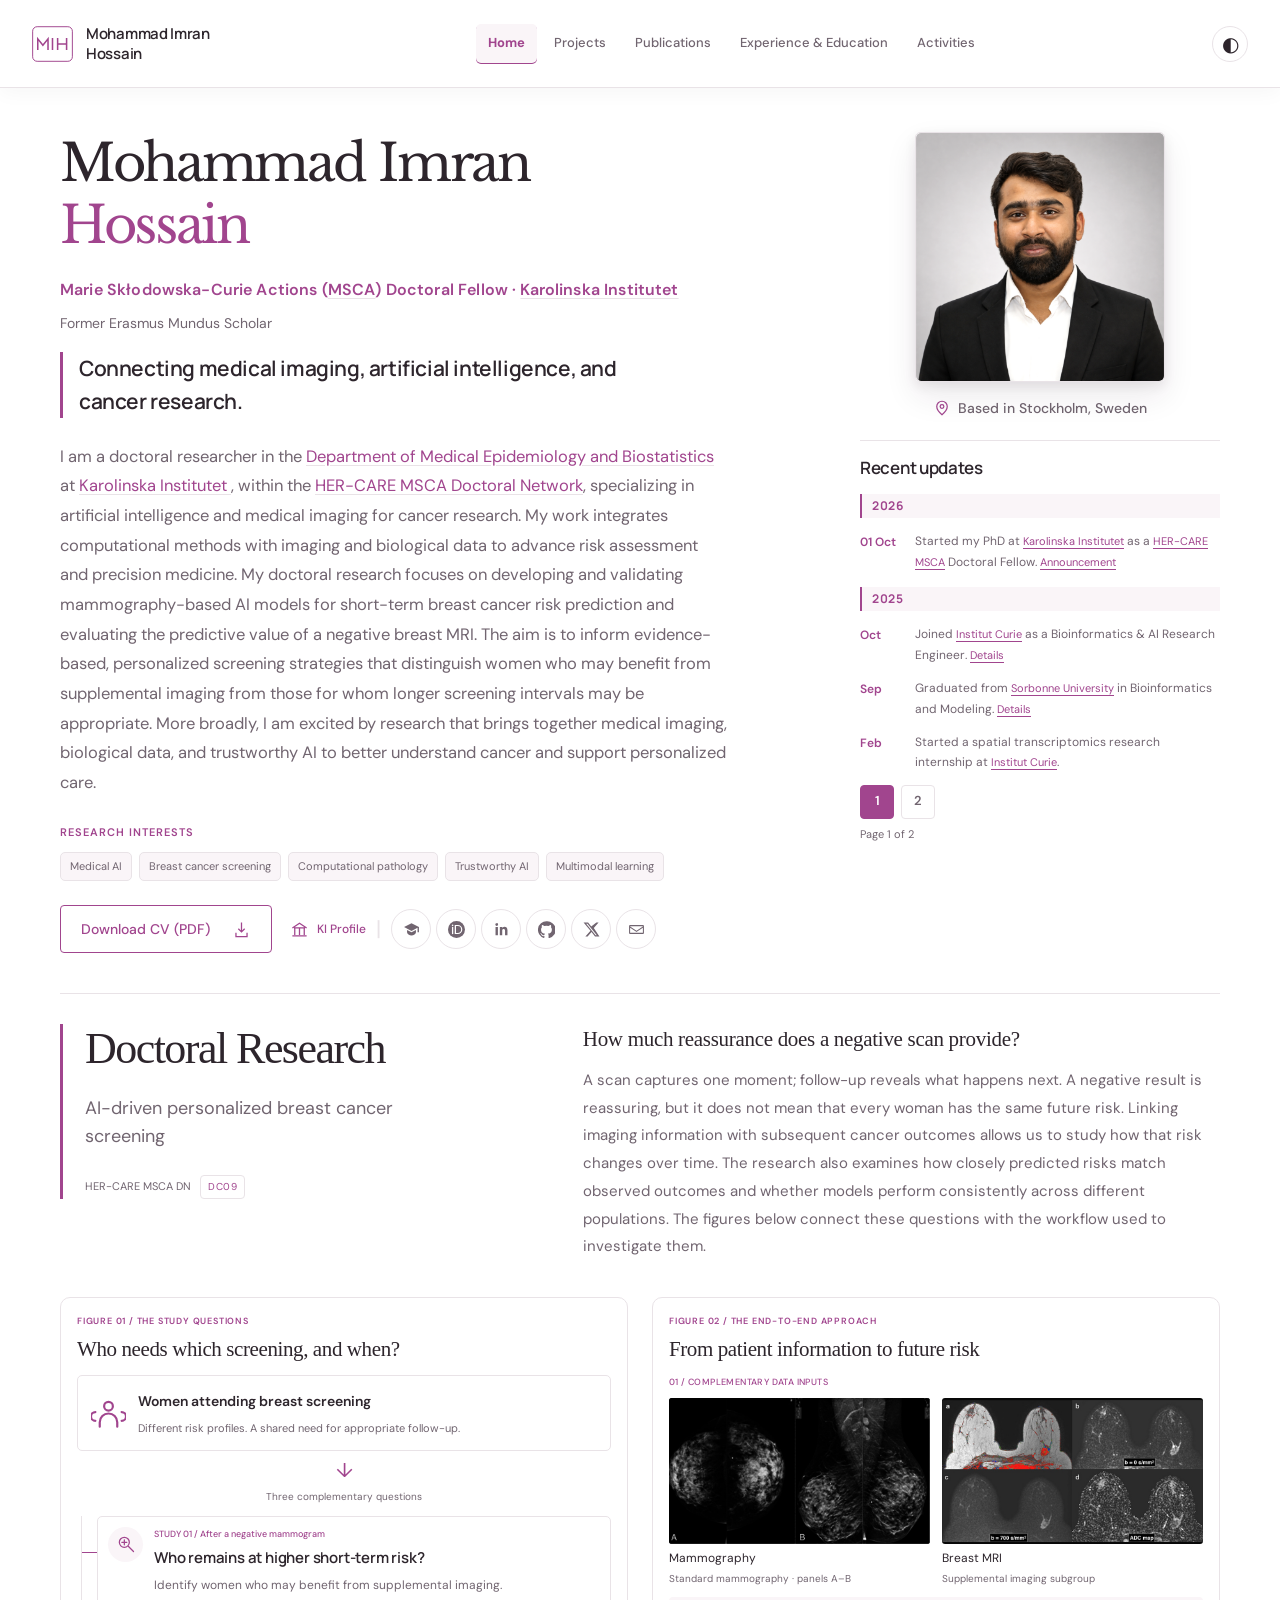
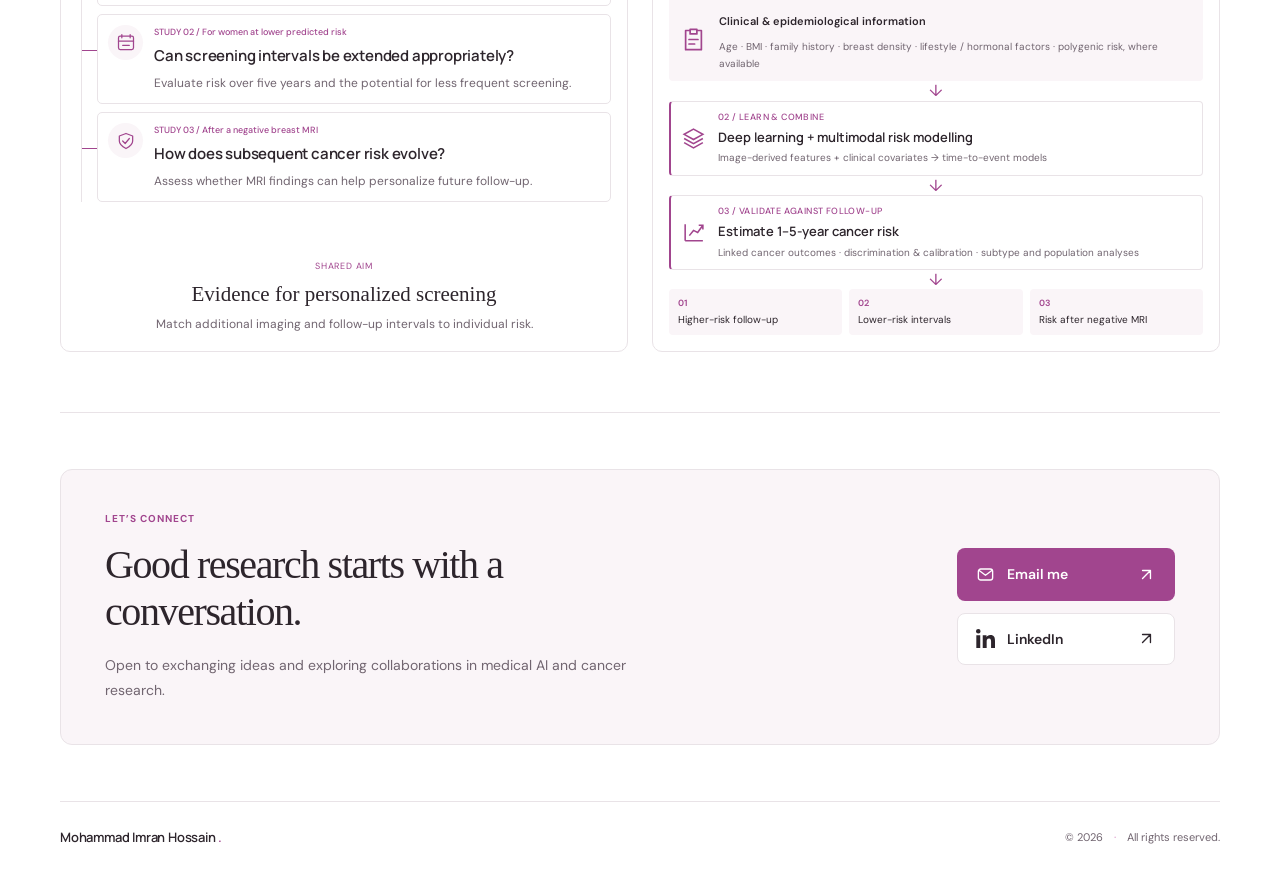
<file: index.html>
<!DOCTYPE html>
<html lang="en">
 <head>
  <meta charset="utf-8"/>
  <meta content="width=device-width, initial-scale=1" name="viewport"/>
  <title>Mohammad Imran Hossain | Medical AI Researcher at Karolinska Institutet</title>
  <meta content="Mohammad Imran Hossain, MSCA Doctoral Fellow at Karolinska Institutet, researches medical AI, breast cancer risk prediction and personalized screening." name="description"/>
  <meta content="Mohammad Imran Hossain" name="author"/>
  <meta content="light dark" name="color-scheme"/>
  <link href="https://imran-maia.github.io/" rel="canonical"/>
  <meta content="Mohammad Imran Hossain | Medical AI Researcher at Karolinska Institutet" property="og:title"/>
  <meta content="Mohammad Imran Hossain, MSCA Doctoral Fellow at Karolinska Institutet, researches medical AI, breast cancer risk prediction and personalized screening." property="og:description"/>
  <meta content="website" property="og:type"/>
  <meta content="https://imran-maia.github.io/images/imran-hossain-headshot.png" property="og:image"/>
  <meta content="summary_large_image" name="twitter:card"/>
  <link href="https://fonts.googleapis.com" rel="preconnect"/>
  <link crossorigin="" href="https://fonts.gstatic.com" rel="preconnect"/>
  <link href="https://fonts.googleapis.com/css2?family=Libre+Baskerville:wght@400;700&amp;family=DM+Sans:wght@400;500;600;700&amp;family=Manrope:wght@400;500;600;700;800&amp;display=swap" rel="stylesheet"/>
  <link href="academic.css" rel="stylesheet"/>
  <script defer="" src="academic.js">
  </script>
  <meta property="og:url" content="https://imran-maia.github.io/"/>
  <meta property="og:site_name" content="Mohammad Imran Hossain"/>
  <meta property="og:locale" content="en_US"/>
  <meta property="og:image:alt" content="Mohammad Imran Hossain ? medical AI researcher"/>
  <meta name="twitter:title" content="Mohammad Imran Hossain | Medical AI Researcher at Karolinska Institutet"/>
  <meta name="twitter:description" content="Mohammad Imran Hossain, MSCA Doctoral Fellow at Karolinska Institutet, researches medical AI, breast cancer risk prediction and personalized screening."/>
  <meta name="twitter:image" content="https://imran-maia.github.io/images/imran-hossain-headshot.png"/>
  <meta name="twitter:image:alt" content="Mohammad Imran Hossain ? medical AI researcher"/>
  <meta name="robots" content="index, follow, max-image-preview:large"/>
  <script type="application/ld+json">
{
  "@context": "https://schema.org",
  "@graph": [
    {
      "@type": "WebSite",
      "@id": "https://imran-maia.github.io/#website",
      "url": "https://imran-maia.github.io/",
      "name": "Mohammad Imran Hossain",
      "publisher": {
        "@id": "https://imran-maia.github.io/#person"
      },
      "inLanguage": "en"
    },
    {
      "@type": "Person",
      "@id": "https://imran-maia.github.io/#person",
      "name": "Mohammad Imran Hossain",
      "givenName": "Mohammad Imran",
      "familyName": "Hossain",
      "url": "https://imran-maia.github.io/",
      "image": "https://imran-maia.github.io/images/imran-hossain-headshot.png",
      "jobTitle": "MSCA Doctoral Fellow",
      "description": "Mohammad Imran Hossain, MSCA Doctoral Fellow at Karolinska Institutet, researches medical AI, breast cancer risk prediction and personalized screening.",
      "worksFor": {
        "@type": "Organization",
        "name": "Karolinska Institutet",
        "url": "https://ki.se/en"
      },
      "affiliation": {
        "@type": "Organization",
        "name": "HER-CARE MSCA Doctoral Network",
        "url": "https://www.her-care.eu/"
      },
      "sameAs": [
        "https://ki.se/en/people/md-imran-hossain",
        "https://orcid.org/0009-0004-2122-1168",
        "https://www.linkedin.com/in/mohammad-imran-hossain-23721812a/",
        "https://scholar.google.com/citations?user=ypmKWxkAAAAJ",
        "https://github.com/imran-maia"
      ],
      "knowsAbout": [
        "Medical artificial intelligence",
        "Breast cancer screening",
        "Computational pathology",
        "Trustworthy AI",
        "Multimodal learning"
      ]
    },
    {
      "@type": "ProfilePage",
      "@id": "https://imran-maia.github.io/#webpage",
      "url": "https://imran-maia.github.io/",
      "name": "Mohammad Imran Hossain | Medical AI Researcher at Karolinska Institutet",
      "description": "Mohammad Imran Hossain, MSCA Doctoral Fellow at Karolinska Institutet, researches medical AI, breast cancer risk prediction and personalized screening.",
      "isPartOf": {
        "@id": "https://imran-maia.github.io/#website"
      },
      "about": {
        "@id": "https://imran-maia.github.io/#person"
      },
      "inLanguage": "en",
      "mainEntity": {
        "@id": "https://imran-maia.github.io/#person"
      }
    }
  ]
}
  </script>
 </head>
 <body>
  <a class="skip-link" href="#main">
   Skip to content
  </a>
  <header class="site-header">
   <a aria-label="Mohammad Imran Hossain home" class="brand" href="/">
    <svg aria-hidden="true" class="brand-monogram" focusable="false" viewBox="0 0 64 56">
     <rect fill="none" height="54" rx="7" stroke="currentColor" stroke-width="1.5" width="62" x="1" y="1">
     </rect>
     <path d="M9 36V20l8 10 8-10v16M32 20v16M40 20v16M54 20v16M40 28h14" fill="none" stroke="currentColor" stroke-linecap="square" stroke-linejoin="miter" stroke-width="2.4">
     </path>
    </svg>
    <span class="brand-name">
     Mohammad Imran Hossain
    </span>
   </a>
   <nav aria-label="Main navigation" id="navigation">
    <a href="/" aria-current="page">Home</a>
    <a href="projects.html">Projects</a>
    <a href="publications.html">Publications</a>
    <a href="education.html">Experience &amp; Education</a>
    <a href="activities.html">Activities</a>
   </nav>
   <div class="header-actions">
    <button aria-label="Switch color theme" class="theme-toggle" type="button">
     ◐
    </button>
    <button aria-controls="navigation" aria-expanded="false" aria-label="Open navigation" class="menu-toggle" type="button">
     Menu
    </button>
   </div>
  </header>
  <main id="main">
   <section class="hero" id="about">
    <div class="hero-copy">
     <h1>
      Mohammad Imran
      <br/>
      <span>
       Hossain
      </span>
     </h1>
     <p class="eyebrow fellowship-label">
      Marie Skłodowska-Curie Actions (<a class="organization-link" href="https://marie-sklodowska-curie-actions.ec.europa.eu/">MSCA</a>) Doctoral Fellow ·
      <a href="https://ki.se/en">
       Karolinska Institutet
      </a>
     </p>
     <p class="former-scholar">Former Erasmus Mundus Scholar</p>
     <p class="hero-statement">
      Connecting medical imaging, artificial intelligence, and cancer research.
     </p>
     <p class="hero-summary">
      I am a doctoral researcher in the <a class="organization-link" href="https://ki.se/en/meb">Department of Medical Epidemiology and Biostatistics</a> at
      <a href="https://ki.se/en">
       Karolinska Institutet
      </a>
      , within the <a href="https://www.her-care.eu/">HER-CARE MSCA Doctoral Network</a>, specializing in artificial intelligence and medical imaging for cancer research. My work integrates computational methods with imaging and biological data to advance risk assessment and precision medicine. My doctoral research focuses on developing and validating mammography-based AI models for short-term breast cancer risk prediction and evaluating the predictive value of a negative breast MRI. The aim is to inform evidence-based, personalized screening strategies that distinguish women who may benefit from supplemental imaging from those for whom longer screening intervals may be appropriate. More broadly, I am excited by research that brings together medical imaging, biological data, and trustworthy AI to better understand cancer and support personalized care.
     </p>
     <div class="hero-interests" aria-labelledby="interests-heading">
      <h2 id="interests-heading">Research interests</h2>
      <ul><li>Medical AI</li><li>Breast cancer screening</li><li>Computational pathology</li><li>Trustworthy AI</li><li>Multimodal learning</li></ul>
     </div>
     <div class="hero-actions">
      <a aria-label="Download curriculum vitae (PDF)" class="button cv-download" download="Mohammad_Imran_Hossain_CV.pdf" href="Mohammad_Imran_Hossain_CV.pdf">
       Download CV (PDF)
       <svg aria-hidden="true" fill="none" stroke="currentColor" stroke-width="1.6" viewBox="0 0 24 24">
        <path d="M12 3v12m-4-4 4 4 4-4M5 16v5h14v-5">
        </path>
       </svg>
      </a>
      <div class="profile-link-row">
       <a aria-label="Karolinska Institutet profile" class="institution-profile" href="https://ki.se/en/people/md-imran-hossain" rel="noopener noreferrer" target="_blank" title="Karolinska Institutet profile">
        <svg aria-hidden="true" fill="none" stroke="currentColor" stroke-width="1.6" viewBox="0 0 24 24">
         <path d="m3 10 9-6 9 6M5 10h14M6 10v9m6-9v9m6-9v9M3 20h18">
         </path>
        </svg>
        KI Profile
       </a>
       <span aria-hidden="true" class="profile-link-divider">
        |
       </span>
       <div aria-label="Academic and professional profiles" class="socials">
        <a aria-label="Google Scholar" href="https://scholar.google.fr/citations?user=ypmKWxkAAAAJ&amp;hl=fr" rel="noreferrer" target="_blank" title="Google Scholar">
         <svg aria-hidden="true" viewBox="0 0 24 24">
          <path d="M12 3 1.5 8.6 12 14l8.55-4.4V16h1.95V8.6L12 3Zm-6.3 9.6V16c0 2.55 3.45 4.5 6.3 4.5s6.3-1.95 6.3-4.5v-3.4L12 16l-6.3-3.4Z">
          </path>
         </svg>
        </a>
        <a aria-label="ORCID" href="https://orcid.org/0009-0004-2122-1168" rel="noopener noreferrer" target="_blank" title="ORCID">
         <svg aria-hidden="true" viewBox="0 0 24 24">
          <circle cx="12" cy="12" fill="currentColor" r="12">
          </circle>
          <g fill="var(--paper)">
           <circle cx="6.5" cy="6.2" r="1.1">
           </circle>
           <path d="M5.6 8.5h1.8v10H5.6z">
           </path>
           <path d="M9.5 5.5h4.2a6.5 6.5 0 0 1 0 13H9.5zm1.8 1.7v9.6h2.4a4.8 4.8 0 0 0 0-9.6z" fill-rule="evenodd">
           </path>
          </g>
         </svg>
        </a>
        <a aria-label="LinkedIn" href="https://www.linkedin.com/in/mohammad-imran-hossain-23721812a/" rel="noreferrer" target="_blank" title="LinkedIn">
         <svg aria-hidden="true" viewBox="0 0 24 24">
          <path d="M6.94 8.5H3.56V20h3.38V8.5ZM5.25 3A1.97 1.97 0 0 0 3.28 5c0 1.08.88 1.94 1.94 1.94H5.25c1.1 0 1.97-.86 1.97-1.94A1.95 1.95 0 0 0 5.25 3ZM20.44 12.95c0-3.34-1.78-4.89-4.16-4.89-1.92 0-2.78 1.06-3.26 1.8V8.5H9.66c.04.9 0 11.5 0 11.5h3.36v-6.42c0-.34.03-.68.12-.93.27-.68.9-1.38 1.95-1.38 1.37 0 1.92 1.04 1.92 2.57V20H20.4l.04-7.05Z">
          </path>
         </svg>
        </a>
        <a aria-label="GitHub" href="https://github.com/imran-maia" rel="noreferrer" target="_blank" title="GitHub">
         <svg aria-hidden="true" viewBox="0 0 24 24">
          <path d="M12 .5a12 12 0 0 0-3.8 23.4c.6.1.82-.26.82-.58v-2.03c-3.34.72-4.04-1.42-4.04-1.42-.55-1.38-1.33-1.74-1.33-1.74-1.08-.73.08-.71.08-.71 1.2.08 1.83 1.22 1.83 1.22 1.05 1.82 2.77 1.3 3.45 1 .11-.77.42-1.3.76-1.6-2.67-.3-5.47-1.32-5.47-5.9 0-1.3.47-2.37 1.22-3.2-.12-.3-.53-1.52.12-3.16 0 0 1-.32 3.3 1.22a11.5 11.5 0 0 1 6 0c2.3-1.54 3.3-1.22 3.3-1.22.65 1.64.24 2.86.12 3.16.76.83 1.22 1.9 1.22 3.2 0 4.6-2.8 5.6-5.48 5.9.43.37.82 1.1.82 2.22v3.3c0 .32.22.7.83.58A12 12 0 0 0 12 .5Z">
          </path>
         </svg>
        </a>
        <a aria-label="X" href="https://twitter.com/imran_hossain23" rel="noreferrer" target="_blank" title="X">
         <svg aria-hidden="true" viewBox="0 0 24 24">
          <path d="M18.9 2H22l-6.77 7.74L23.2 22h-6.25l-4.9-6.4L6.46 22H3.35l7.24-8.27L.8 2h6.4l4.42 5.83L18.9 2Zm-1.1 18h1.73L6.3 3.9H4.45L17.8 20Z">
          </path>
         </svg>
        </a>
        <a aria-label="Email" href="mailto:hossainimran.maia@gmail.com" title="Email">
         <svg aria-hidden="true" viewBox="0 0 24 24">
          <path d="M3 5.5h18A1.5 1.5 0 0 1 22.5 7v10A1.5 1.5 0 0 1 21 18.5H3A1.5 1.5 0 0 1 1.5 17V7A1.5 1.5 0 0 1 3 5.5Zm0 2v.27l9 5.93 9-5.93V7.5H3Zm18 9V9.56l-8.59 5.66a.75.75 0 0 1-.82 0L3 9.56v6.94h18Z">
          </path>
         </svg>
        </a>
       </div>
      </div>
     </div>
    </div>
    <aside aria-label="Profile and recent updates" class="profile-sidebar">
     <figure class="portrait">
      <div class="portrait-frame">
       <img alt="Professional portrait of Mohammad Imran Hossain" fetchpriority="high" height="800" src="images/imran-hossain-headshot.png" width="800"/>
      </div>
      <figcaption>
       <svg aria-hidden="true" class="location-icon" fill="none" stroke="currentColor" stroke-width="1.6" viewBox="0 0 24 24">
        <path d="M19 10c0 5-7 11-7 11S5 15 5 10a7 7 0 1 1 14 0Z">
        </path>
        <circle cx="12" cy="10" r="2.5">
        </circle>
       </svg>
       <span>
        Based in Stockholm, Sweden
       </span>
      </figcaption>
     </figure>
     <section aria-labelledby="updates-heading" class="profile-updates" id="news">
      <div>
       <h2 id="updates-heading">
        Recent updates
       </h2>
      </div>
      <div class="news-items" data-news-items="" id="news-items">
       <div class="news-year-group" data-news-year="2026">
        <h3 class="news-year-bar">
         2026
        </h3>
        <article>
         <time datetime="2026-10-01">
          01 Oct
         </time>
         <p>
          Started my PhD at <a class="organization-link" href="https://ki.se/en">Karolinska Institutet</a> as a <a class="organization-link" href="https://www.her-care.eu/">HER-CARE</a> <a class="organization-link" href="https://marie-sklodowska-curie-actions.ec.europa.eu/">MSCA</a> Doctoral Fellow.
          <a href="https://www.linkedin.com/posts/mohammad-imran-hossain-23721812a_msca-mariecurie-horizoneurope-activity-7496135353922301952--GzF">
           Announcement
          </a>
         </p>
        </article>
       </div>
       <div class="news-year-group" data-news-year="2025">
        <h3 class="news-year-bar">
         2025
        </h3>
        <article>
         <time datetime="2025-10">
          Oct
         </time>
         <p>
          Joined <a class="organization-link" href="https://institut-curie.org/">Institut Curie</a> as a Bioinformatics &amp; AI Research Engineer.
          <a href="https://institut-curie.org/">
           Details
          </a>
         </p>
        </article>
        <article>
         <time datetime="2025-09">
          Sep
         </time>
         <p>
          Graduated from <a class="organization-link" href="https://www.sorbonne-universite.fr/en">Sorbonne University</a> in Bioinformatics and Modeling.
          <a href="https://www.sorbonne-universite.fr/en">
           Details
          </a>
         </p>
        </article>
        <article>
         <time datetime="2025-02">
          Feb
         </time>
         <p>
          Started a spatial transcriptomics research internship at <a class="organization-link" href="https://institut-curie.org/">Institut Curie</a>.
         </p>
        </article>
       </div>
       <div class="news-year-group" data-news-year="2024">
        <h3 class="news-year-bar">
         2024
        </h3>
        <article>
         <time datetime="2024-09">
          Sep
         </time>
         <p>
          Completed the <a class="organization-link" href="https://erasmus-plus.ec.europa.eu/opportunities/individuals/students/erasmus-mundus-joint-masters">Erasmus Mundus</a> Master’s in Medical Imaging and Applications.
         </p>
        </article>
        <article>
         <time datetime="2024-07">
          Jul
         </time>
         <p>
          Placed second in the MAIA Brain Tissue Segmentation Challenge.
         </p>
        </article>
        <article>
         <time datetime="2024-02">
          Feb
         </time>
         <p>
          Started a computational pathology research internship at <a class="organization-link" href="https://www.cnrs.fr/en">CNRS</a>.
         </p>
        </article>
       </div>
      </div>
      <div aria-label="Recent updates pages" class="news-pagination" data-news-pagination="" hidden="" role="group">
      </div>
      <p aria-atomic="true" aria-live="polite" class="news-page-status" data-news-status="">
      </p>
     </section>
    </aside>
   </section>
   <section aria-labelledby="doctoral-heading" class="section research-section research-home-overview" id="research">
    <div class="doctoral-intro">
     <div class="doctoral-heading">
      <h2 id="doctoral-heading">Doctoral Research</h2>
      <p class="doctoral-focus">AI-driven personalized breast cancer screening</p>
      <div class="doctoral-network-actions">
       <p class="doctoral-network"><a href="https://www.her-care.eu/" aria-label="HER-CARE MSCA Doctoral Network">HER-CARE MSCA DN</a><span class="doctoral-position">DC09</span></p>
      </div>
     </div>
     <div class="doctoral-context">
      <p class="doctoral-question">How much reassurance does a negative scan provide?</p>
      <p class="research-home-description">A scan captures one moment; follow-up reveals what happens next. A negative result is reassuring, but it does not mean that every woman has the same future risk. Linking imaging information with subsequent cancer outcomes allows us to study how that risk changes over time. The research also examines how closely predicted risks match observed outcomes and whether models perform consistently across different populations. The figures below connect these questions with the workflow used to investigate them.</p>
     </div>
    </div>
    <div class="research-figure-pair">
     <figure aria-labelledby="research-overview-title" class="study-questions-figure">
      <figcaption id="research-overview-title"><span class="figure-kicker">FIGURE 01 / THE STUDY QUESTIONS</span><strong>Who needs which screening, and when?</strong></figcaption>
      <div class="screening-start"><svg aria-hidden="true" fill="none" stroke="currentColor" stroke-linecap="round" stroke-linejoin="round" stroke-width="1.5" viewBox="0 0 24 24"><circle cx="12" cy="7" r="3"/><path d="M6 21v-3a6 6 0 0 1 12 0v3M3 11a3 3 0 0 0 0 6m18-6a3 3 0 0 1 0 6"/></svg><div><strong>Women attending breast screening</strong><span>Different risk profiles. A shared need for appropriate follow-up.</span></div></div>
      <div class="question-transition"><span aria-hidden="true">&darr;</span><p>Three complementary questions</p></div>
      <div class="study-pathways">
<div class="study-pathway pathway-higher"><span class="study-path-icon"><svg aria-hidden="true" fill="none" stroke="currentColor" stroke-linecap="round" stroke-linejoin="round" stroke-width="1.5" viewBox="0 0 24 24"><circle cx="10" cy="10" r="6"/><path d="m15 15 6 6M10 7v6m-3-3h6"/></svg></span><div><p class="study-context">STUDY 01 / After a negative mammogram</p><h3>Who remains at higher short-term risk?</h3><p>Identify women who may benefit from supplemental imaging.</p></div></div>
<div class="study-pathway pathway-lower"><span class="study-path-icon"><svg aria-hidden="true" fill="none" stroke="currentColor" stroke-linecap="round" stroke-linejoin="round" stroke-width="1.5" viewBox="0 0 24 24"><rect height="16" rx="2" width="18" x="3" y="5"/><path d="M7 3v4m10-4v4M3 11h18m-13 5h8"/></svg></span><div><p class="study-context">STUDY 02 / For women at lower predicted risk</p><h3>Can screening intervals be extended appropriately?</h3><p>Evaluate risk over five years and the potential for less frequent screening.</p></div></div>
<div class="study-pathway pathway-mri"><span class="study-path-icon"><svg aria-hidden="true" fill="none" stroke="currentColor" stroke-linecap="round" stroke-linejoin="round" stroke-width="1.5" viewBox="0 0 24 24"><path d="m12 3 8 3v6c0 5-8 9-8 9s-8-4-8-9V6Z"/><path d="m8 12 3 3 5-6"/></svg></span><div><p class="study-context">STUDY 03 / After a negative breast MRI</p><h3>How does subsequent cancer risk evolve?</h3><p>Assess whether MRI findings can help personalize future follow-up.</p></div></div>
      </div>
      <div class="study-aim"><span>SHARED AIM</span><strong>Evidence for personalized screening</strong><p>Match additional imaging and follow-up intervals to individual risk.</p></div>
     </figure>
     <figure aria-labelledby="compact-pipeline-title" class="end-to-end-figure">
      <figcaption id="compact-pipeline-title"><span class="figure-kicker">FIGURE 02 / THE END-TO-END APPROACH</span><strong>From patient information to future risk</strong></figcaption>
      <div class="study-input-label">01 / COMPLEMENTARY DATA INPUTS</div>
      <div class="study-scan-inputs">
       <figure><a aria-label="View full mammography figure; preview shows panels A and B" class="mammography-ab-preview" href="images/research/mammography-example.jpg" rel="noopener" target="_blank"><img alt="Standard mammography views, panels A and B of the published figure" height="866" loading="lazy" src="images/research/mammography-example.jpg" width="750"/></a><figcaption>Mammography<span>Standard mammography &middot; panels A&ndash;B</span></figcaption></figure>
       <figure><a aria-label="View the full published breast MRI figure" href="images/research/breast-mri-example.jpg" rel="noopener" target="_blank"><img alt="Published example of contrast-enhanced and diffusion-weighted breast MRI" height="408" loading="lazy" src="images/research/breast-mri-example.jpg" width="750"/></a><figcaption>Breast MRI<span>Supplemental imaging subgroup</span></figcaption></figure>
      </div>
      <div class="study-clinical-inputs"><svg aria-hidden="true" fill="none" stroke="currentColor" stroke-linecap="round" stroke-linejoin="round" stroke-width="1.5" viewBox="0 0 24 24"><path d="M8 4H5v17h14V4h-3M9 3h6v4H9ZM8 12h8m-8 4h5"/></svg><div><strong>Clinical &amp; epidemiological information</strong><p>Age &middot; BMI &middot; family history &middot; breast density &middot; lifestyle / hormonal factors &middot; polygenic risk, where available</p></div></div>
      <div aria-hidden="true" class="study-flow-connector">&darr;</div>
      <div class="study-model-stage"><span class="model-stage-icon"><svg aria-hidden="true" fill="none" stroke="currentColor" stroke-width="1.5" viewBox="0 0 24 24"><path d="m12 3 9 5-9 5-9-5Zm-9 9 9 5 9-5M3 16l9 5 9-5"/></svg></span><div><span class="study-input-label">02 / LEARN &amp; COMBINE</span><h3>Deep learning + multimodal risk modelling</h3><p>Image-derived features + clinical covariates &rarr; time-to-event models</p></div></div>
      <div aria-hidden="true" class="study-flow-connector">&darr;</div>
      <div class="study-validation-stage"><span class="model-stage-icon"><svg aria-hidden="true" fill="none" stroke="currentColor" stroke-width="1.5" viewBox="0 0 24 24"><path d="M4 20V4m0 16h17M8 15l4-5 4 2 5-7m-4 0h4v4"/></svg></span><div><span class="study-input-label">03 / VALIDATE AGAINST FOLLOW-UP</span><h3>Estimate 1&ndash;5-year cancer risk</h3><p>Linked cancer outcomes &middot; discrimination &amp; calibration &middot; subtype and population analyses</p></div></div>
      <div aria-hidden="true" class="study-flow-connector">&darr;</div>
      <div class="study-output-labels"><span><b>01</b>Higher-risk follow-up</span><span><b>02</b>Lower-risk intervals</span><span><b>03</b>Risk after negative MRI</span></div>
     </figure>
    </div>
   </section>
   <section aria-labelledby="contact-heading" class="contact contact-panel" id="contact">
    <div class="contact-copy">
     <p class="eyebrow">LET&rsquo;S CONNECT</p>
     <h2 id="contact-heading">Good research starts with a conversation.</h2>
     <p>Open to exchanging ideas and exploring collaborations in medical AI and cancer research.</p>
    </div>
    <div class="contact-actions">
     <a class="button primary contact-button" href="mailto:hossainimran.maia@gmail.com"><svg aria-hidden="true" class="contact-action-icon" viewBox="0 0 24 24" fill="none" stroke="currentColor" stroke-width="1.7" stroke-linecap="round" stroke-linejoin="round"><rect x="3" y="5" width="18" height="14" rx="3"/><path d="m4 7 8 6 8-6"/></svg><span class="contact-button-label">Email me</span><svg aria-hidden="true" class="contact-arrow" viewBox="0 0 24 24" fill="none" stroke="currentColor" stroke-width="1.7" stroke-linecap="round" stroke-linejoin="round"><path d="M7 17 17 7M7 7h10v10"/></svg></a>
     <a class="button contact-button contact-linkedin" href="https://www.linkedin.com/in/mohammad-imran-hossain-23721812a/"><svg aria-hidden="true" class="contact-action-icon" viewBox="0 0 24 24" fill="currentColor"><path d="M5.37 24H.4V7.98h4.97ZM2.88 5.8A2.9 2.9 0 1 1 2.9 0a2.9 2.9 0 0 1-.02 5.8ZM24 24h-4.96v-7.8c0-1.86-.04-4.25-2.59-4.25-2.59 0-2.98 2.02-2.98 4.12V24H8.5V7.98h4.77v2.19h.07c.67-1.26 2.29-2.59 4.7-2.59 5.03 0 5.96 3.31 5.96 7.62Z"/></svg><span class="contact-button-label">LinkedIn</span><svg aria-hidden="true" class="contact-arrow" viewBox="0 0 24 24" fill="none" stroke="currentColor" stroke-width="1.7" stroke-linecap="round" stroke-linejoin="round"><path d="M7 17 17 7M7 7h10v10"/></svg></a>
    </div>
   </section>
  </main>
  <footer class="site-footer">
   <a aria-label="Mohammad Imran Hossain home" class="footer-signature" href="/">Mohammad Imran Hossain<span class="brand-dot">.</span></a>
   <p class="footer-copyright">&copy; 2026 <span aria-hidden="true">&middot;</span> All rights reserved.</p>
  </footer>
 </body>
</html>
</file>
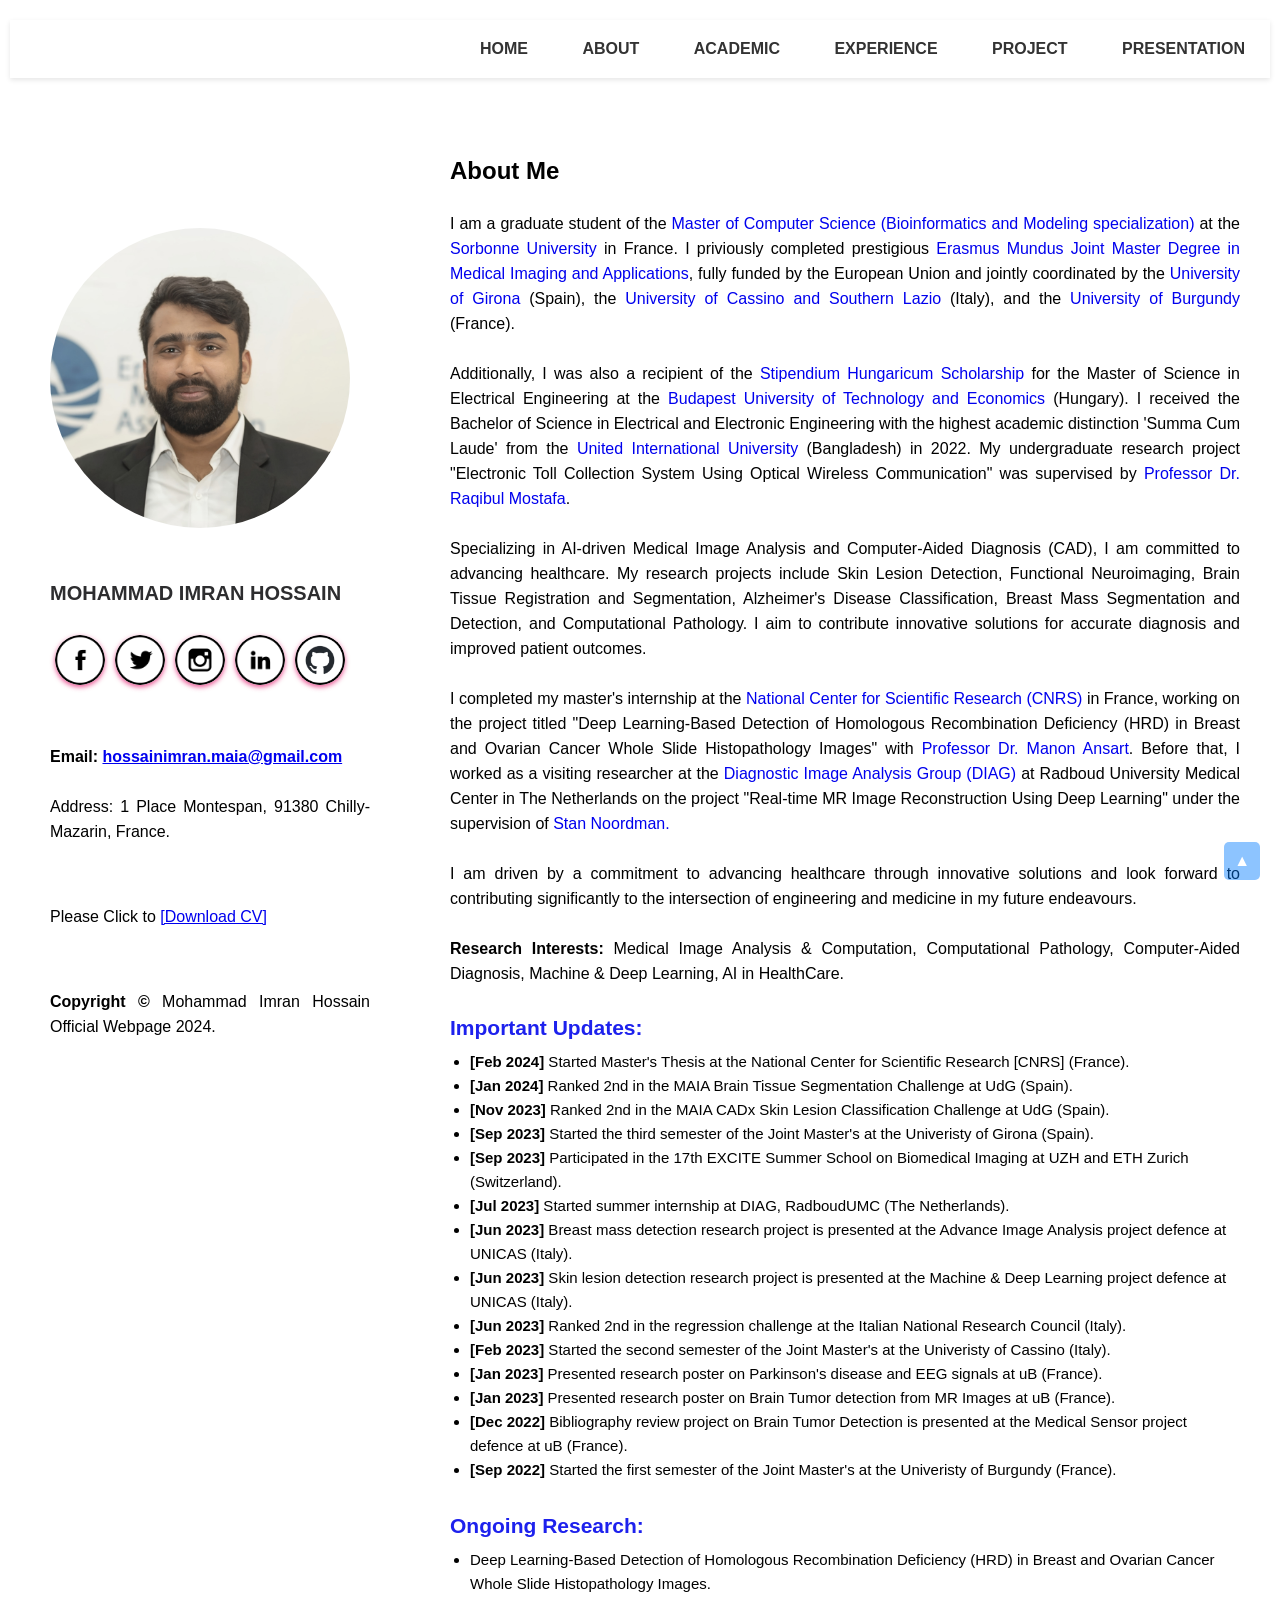
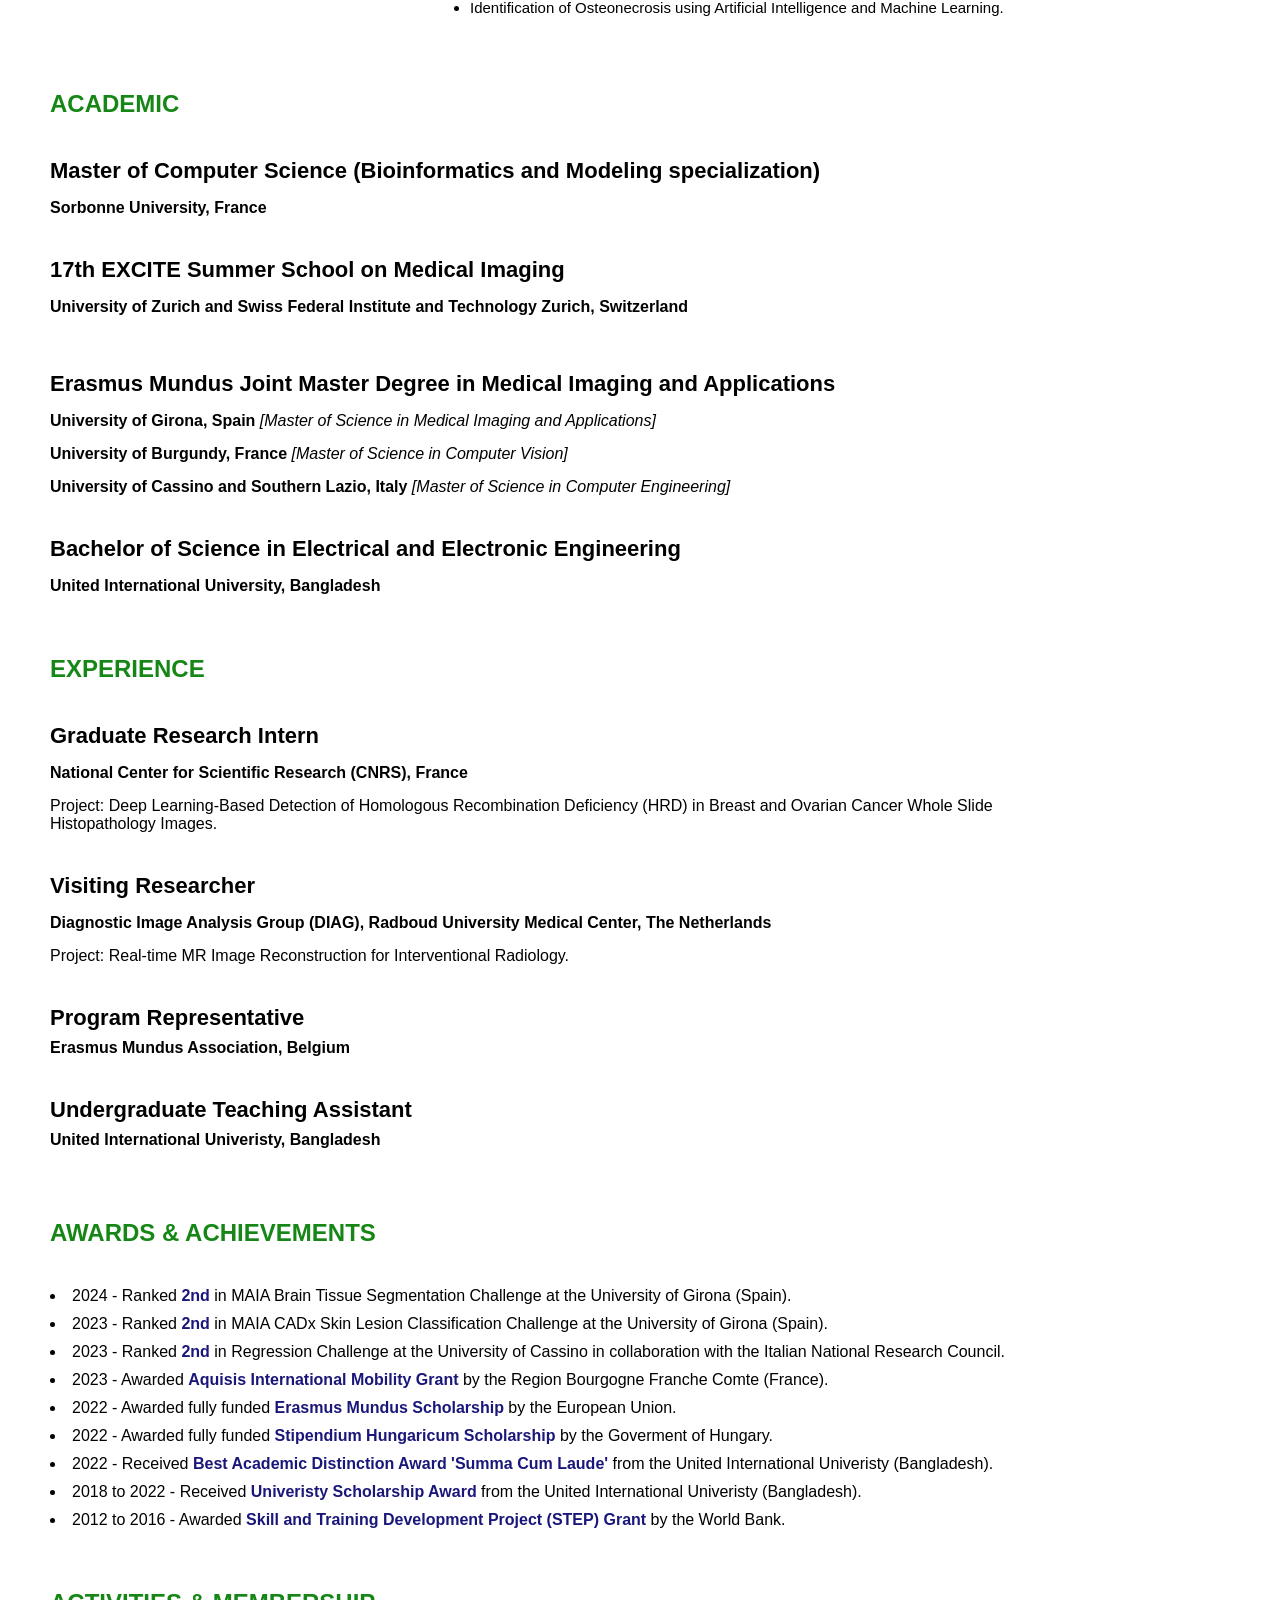
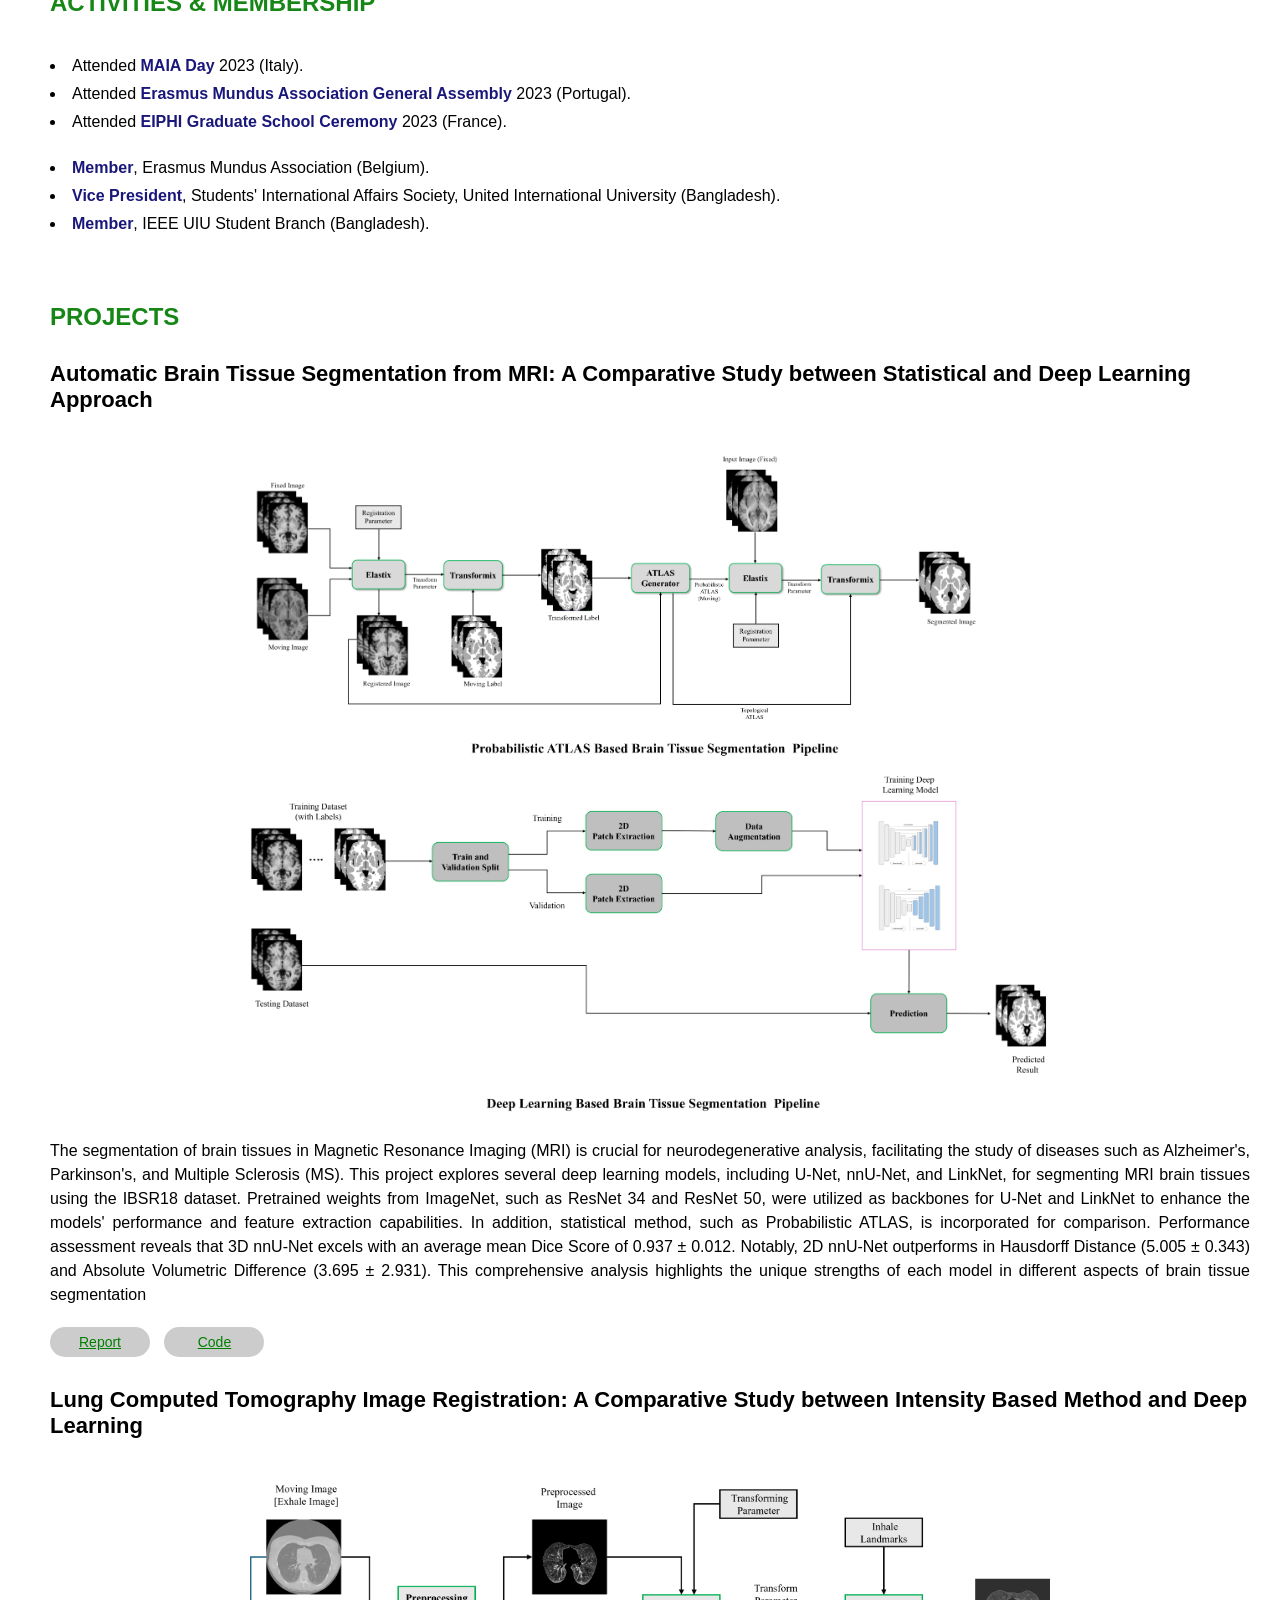
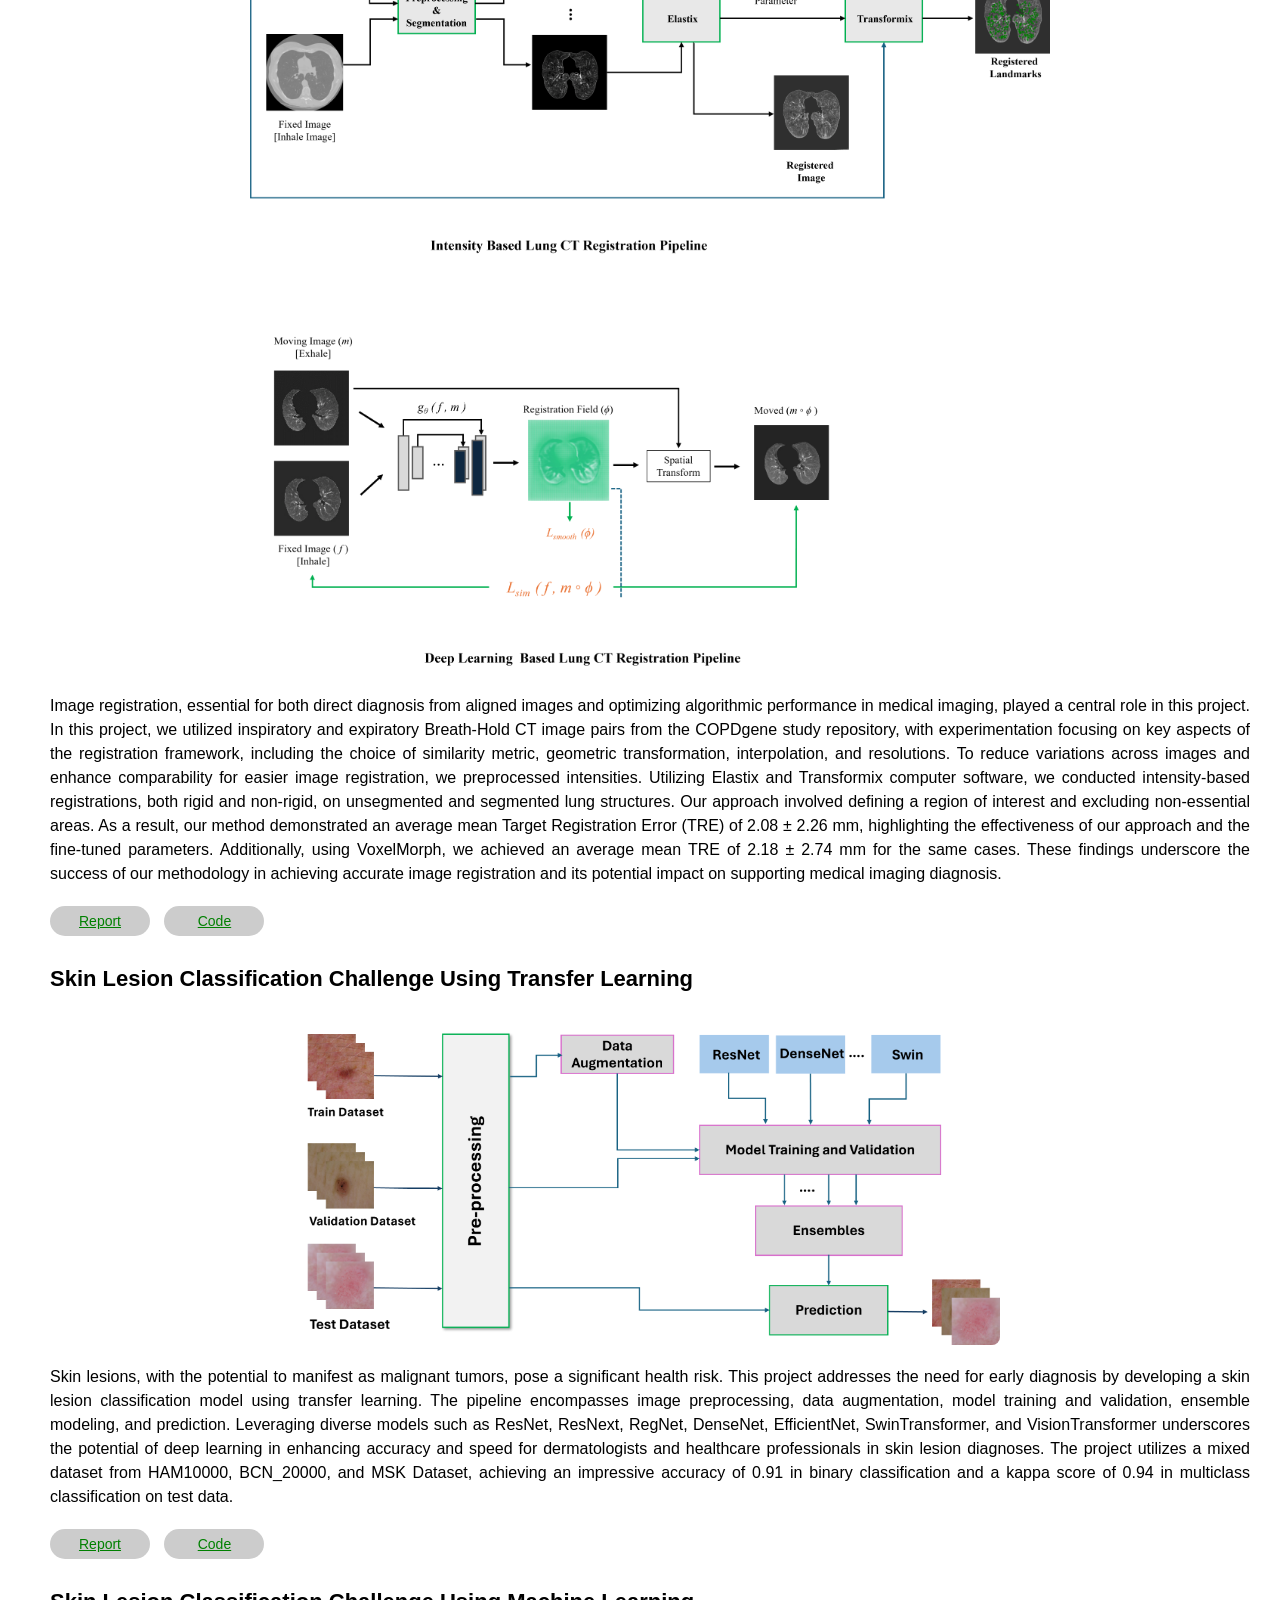
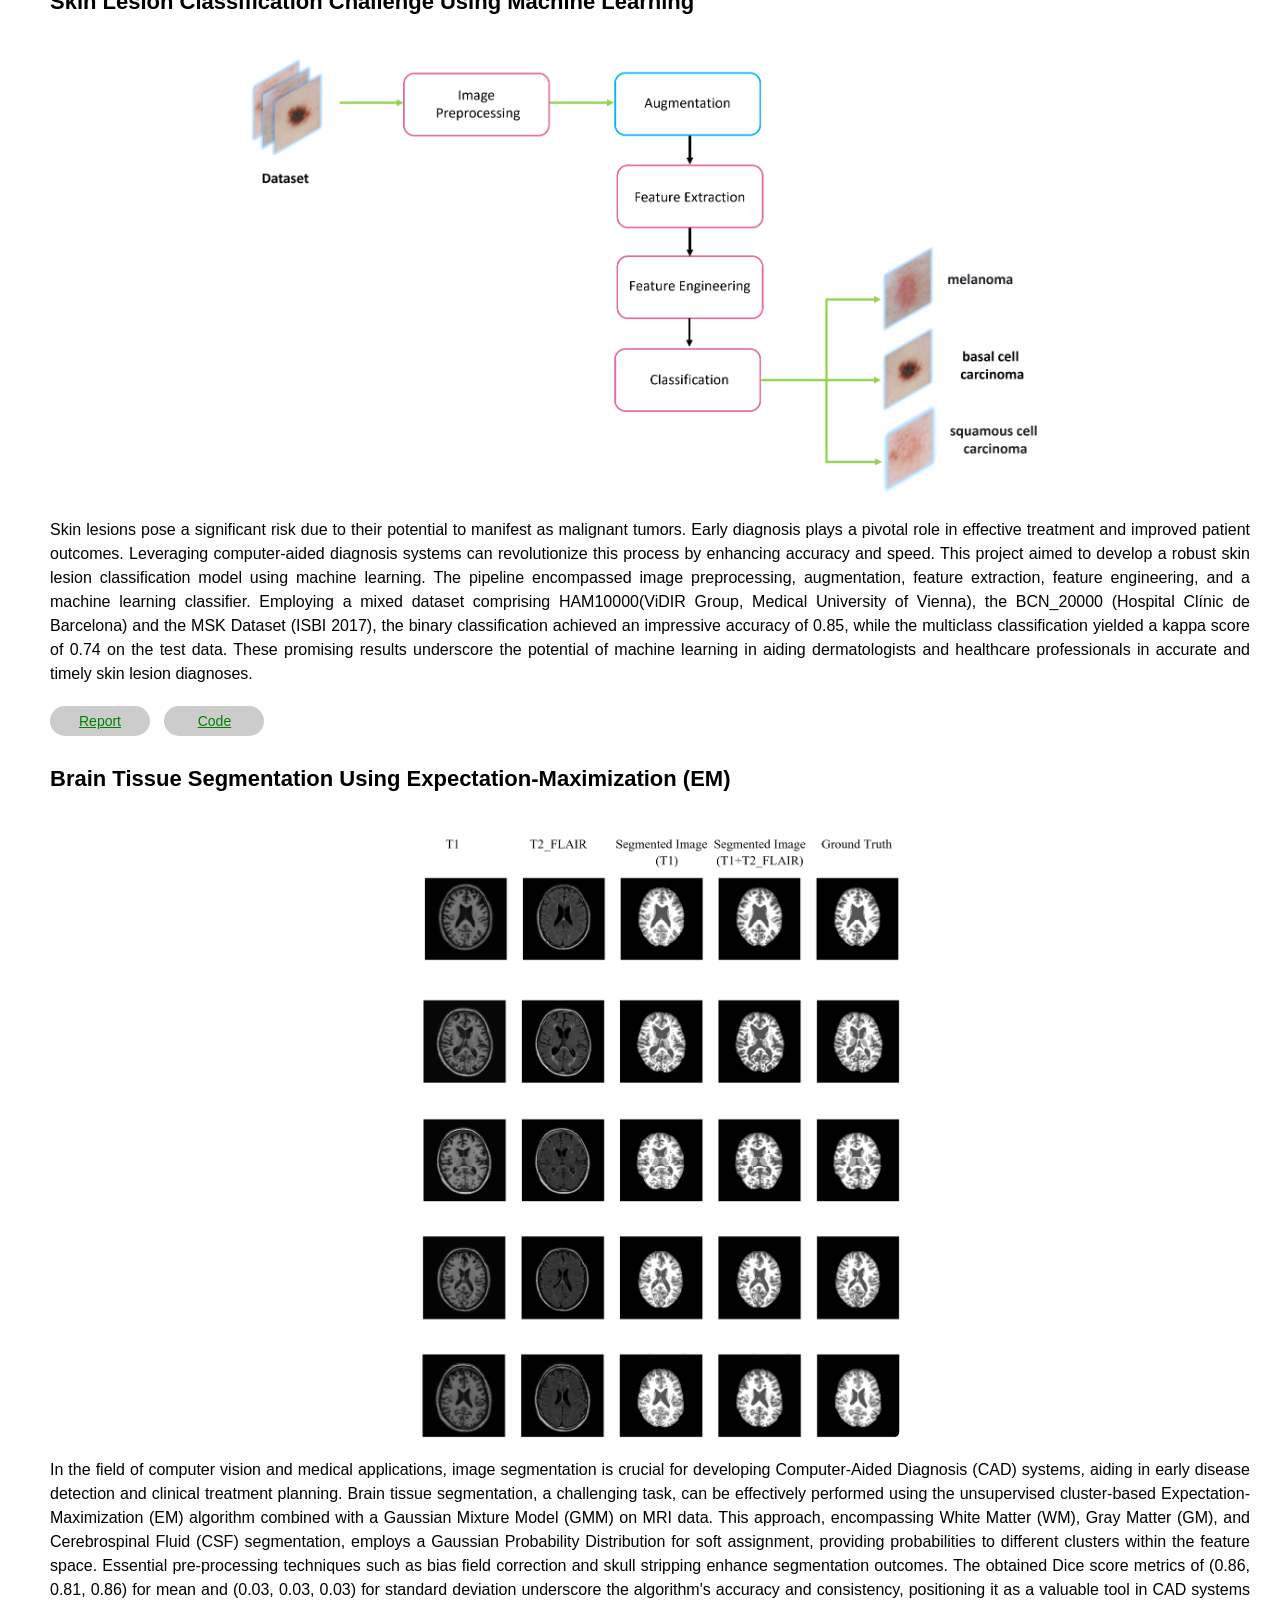
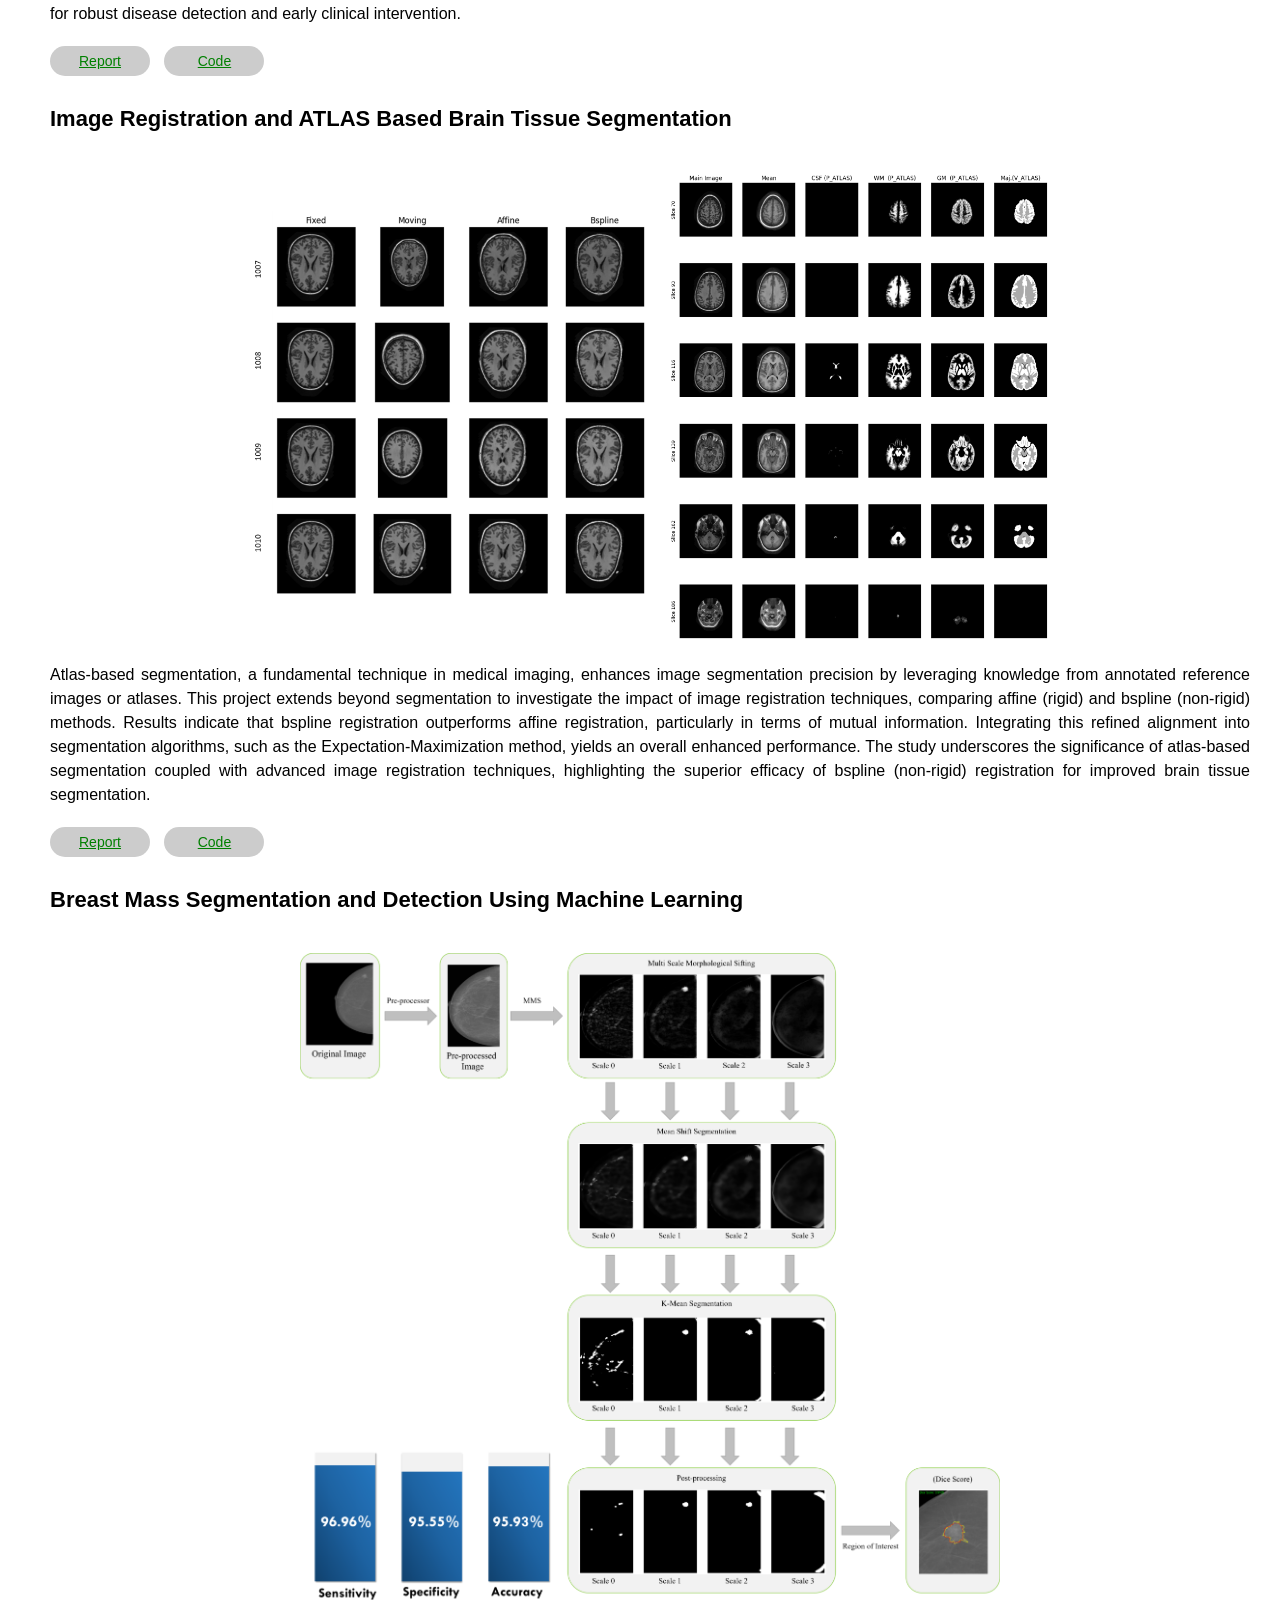
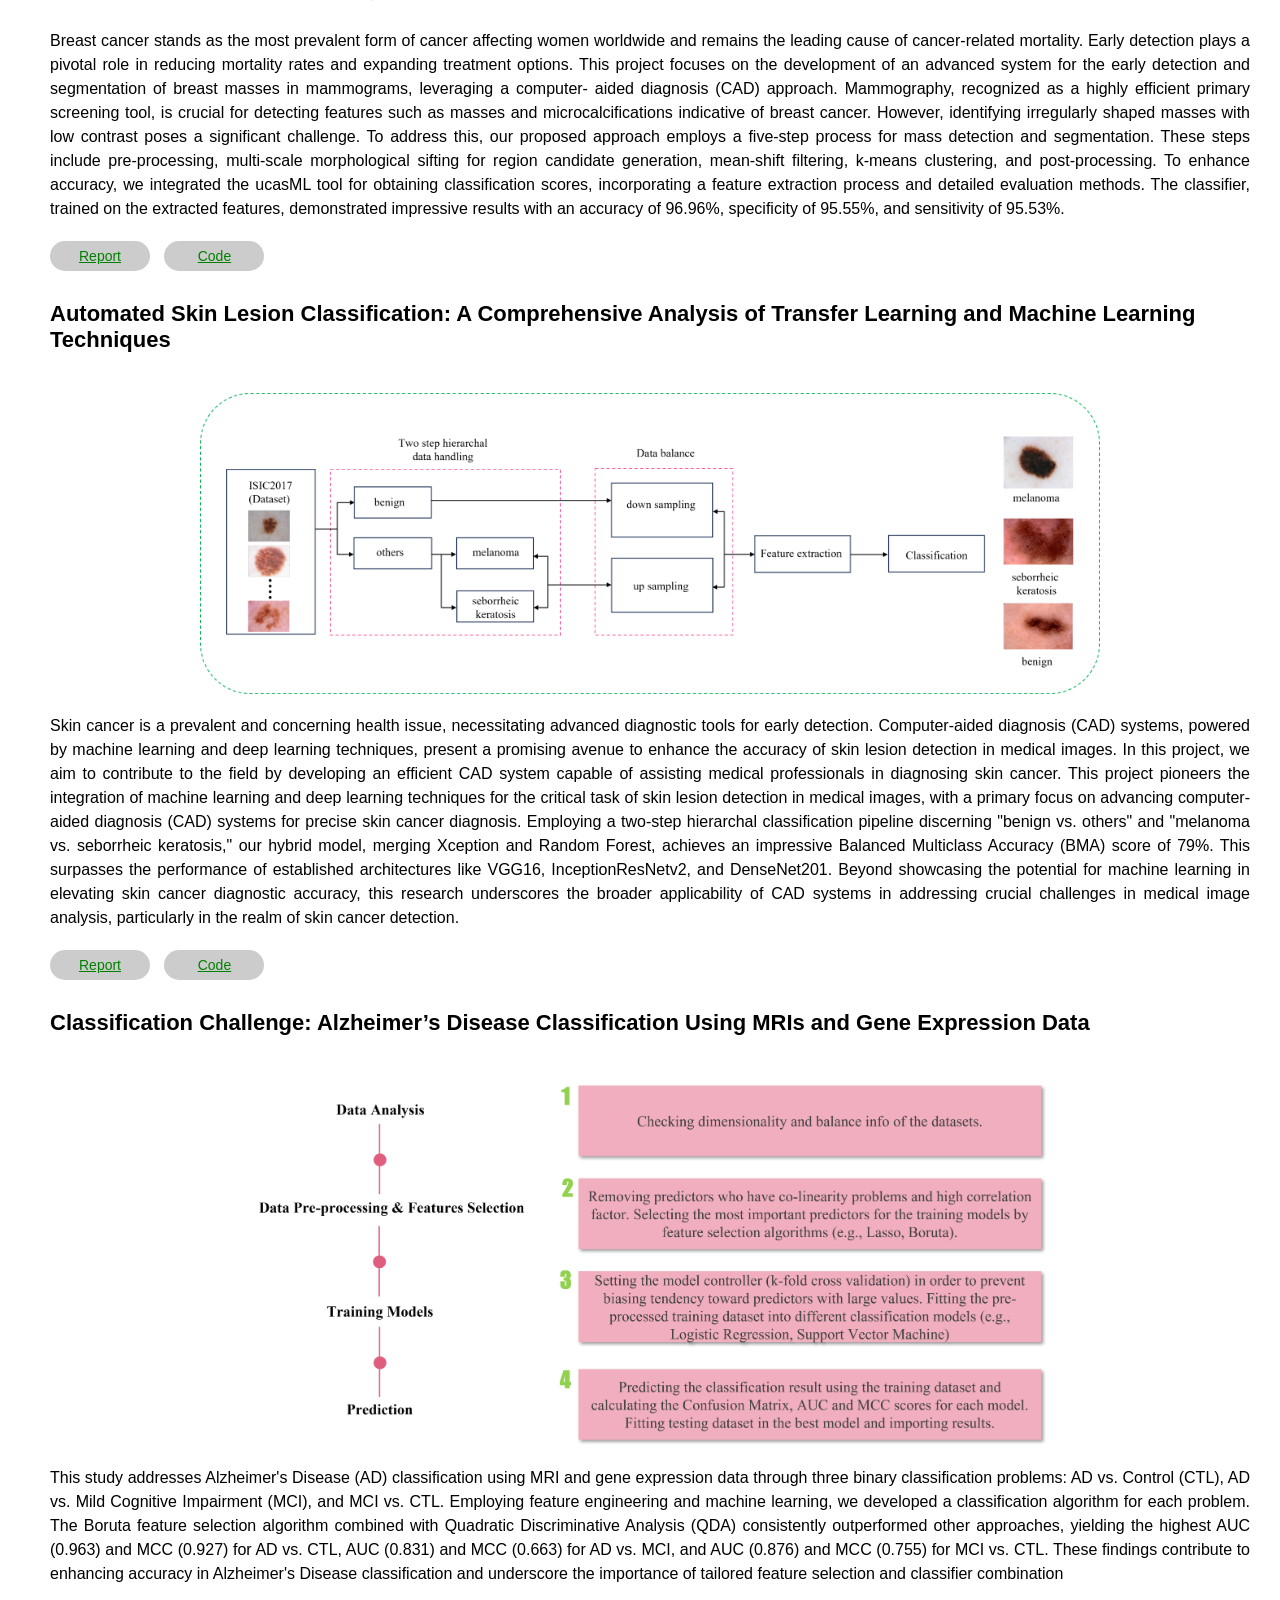
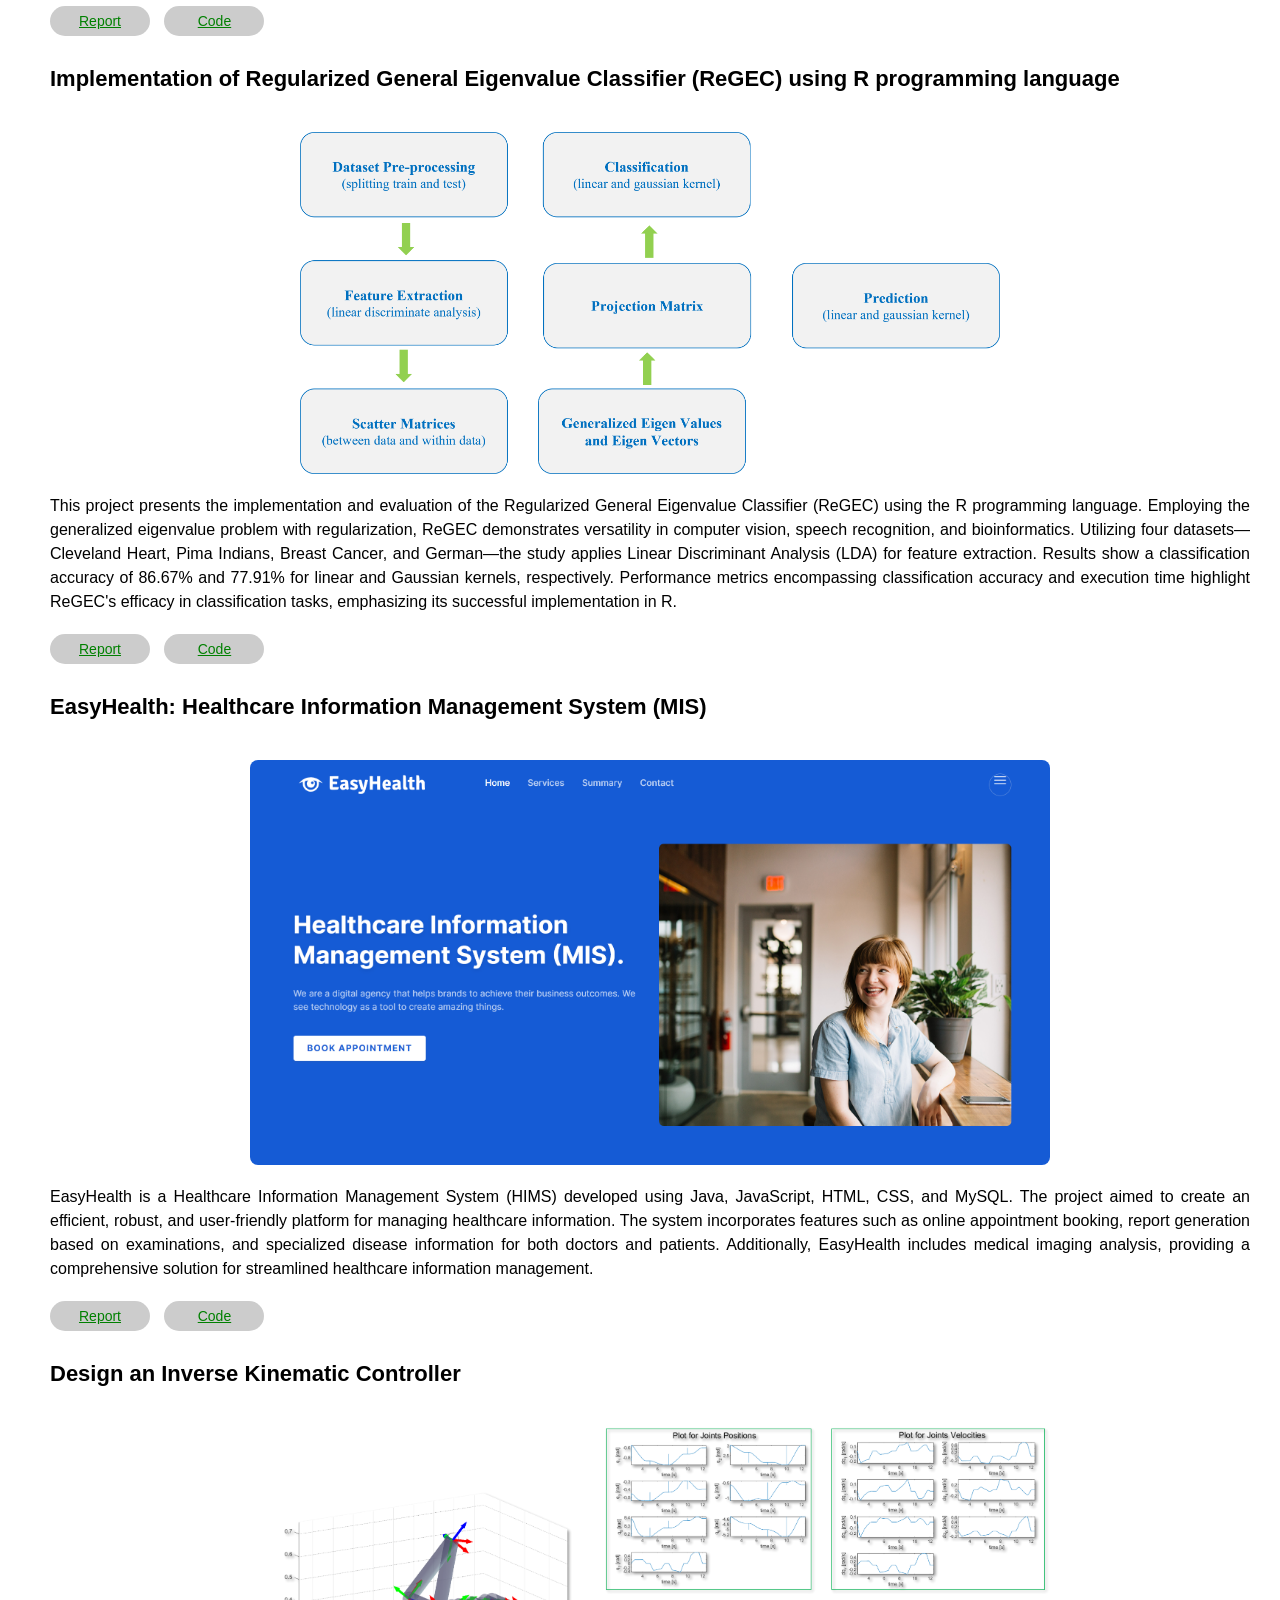
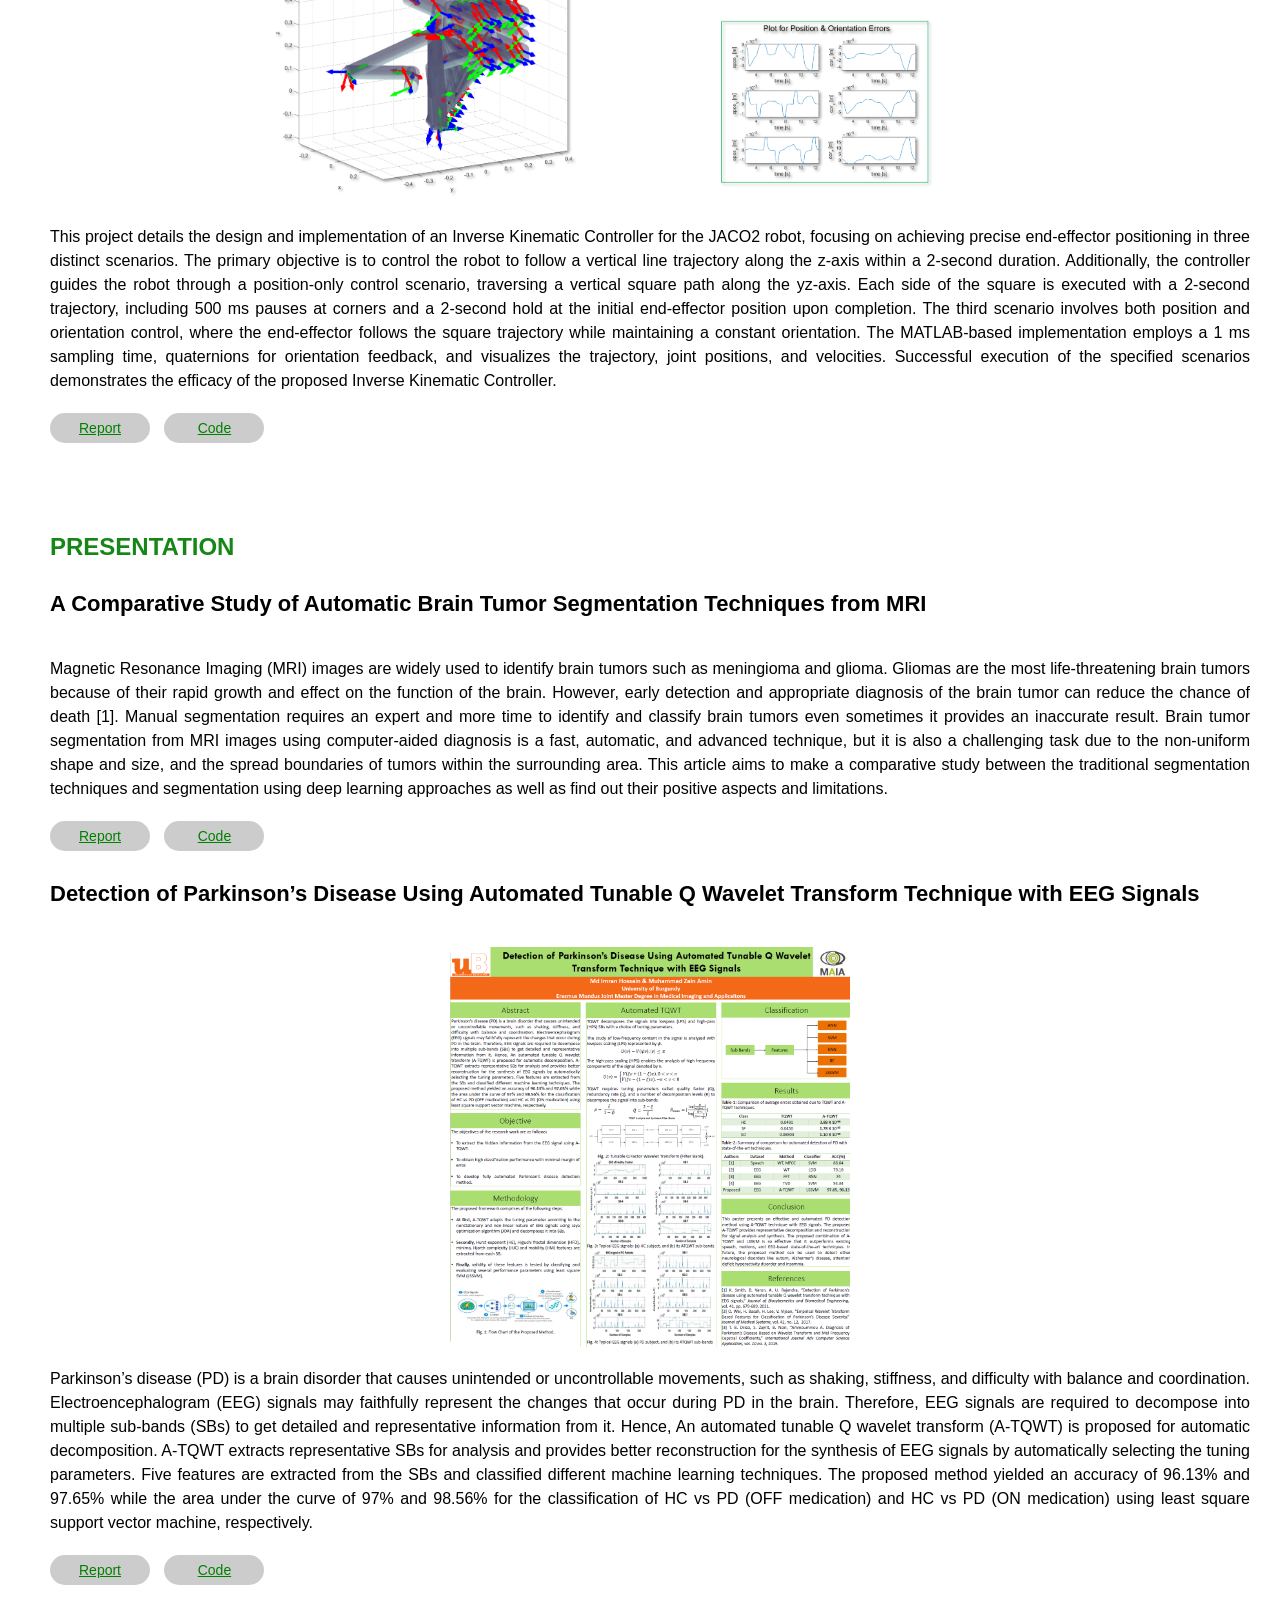
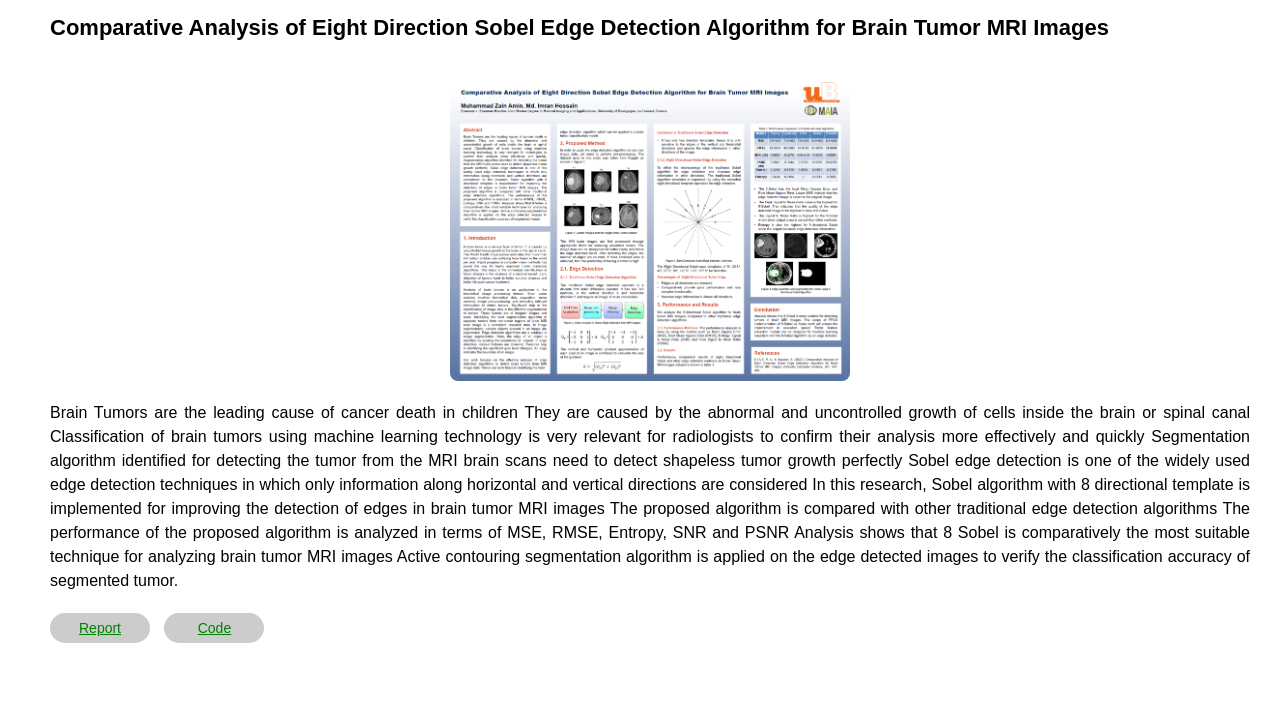
<file: old_website/index.html>
<!DOCTYPE html>
<html lang="en">

<head>
  <meta charset="UTF-8">

  <meta name="viewport" content="width=device-width, initial-scale=1.0">
  <meta name="description" content="Medical Image - Personal website of Mohammad Imran Hossain, an Electrical and Computer Engineer specializing in AI-driven Medical Image Analysis and Computer-Aided Diagnosis.">
  <meta name="keywords" content="Mohammad Imran Hossain, Electrical Engineer, Computer Engineer, Medical Image Analysis, AI, Computer-Aided Diagnosis, Erasmus+ Scholar">

  <title>Mohammad Imran Hossain</title>
  <link rel="stylesheet" href="style.css"> 
  <script src="https://code.jquery.com/jquery-3.6.0.min.js"></script>
  <script src="script.js"></script>
<meta name="robots" content="noindex, follow"/>
</head>



<body>
  <!-- Class for Navigation Bar -->
  <div class="navbar">
    <ul>
      <li><a href="#about">Home</a></li>
      <li><a href="#about">About</a></li>
      <li><a href="#education">Academic</a></li>
      <li><a href="#experience">Experience</a></li>
      <li><a href="#project">Project</a></li>
      <li><a href="#presentation">Presentation</a></li>
    </ul>
  </div>

  
  <!-- Class for About Section -->
  <div class="about">

    <!-- Left Section of About-->
    <div class="left-section">

      <!-- Left Section of About: Image -->
      <div class="head-img">
        <img src="images/head (2).jpg" alt="Profile Picture">
      </div>

      <!-- Left Section of About: Name -->
      <div class="name">
        <h1>MOHAMMAD IMRAN HOSSAIN</h1>
      </div>

      <!-- Left Section of About: Social Media links -->
      <div class="social-media">
        <a href="https://www.facebook.com/imranhossain.imran.31" target="_blank">
          <img src="images/facebook.png" alt="Facebook">
          <span>Facebook</span>
        </a>
        <a href="https://twitter.com/imran_hossain23" target="_blank">
          <img src="images/twitter.png" alt="Twitter">
          <span>Twitter</span>
        </a>
        <a href="https://www.instagram.com/imranhossain.imran.31/" target="_blank">
          <img src="images/instagram.png" alt="Instagram">
          <span>Instagram</span>
        </a>
        <a href="https://www.linkedin.com/in/mohammad-imran-hossain-23721812a/" target="_blank">
          <img src="images/linkedin.png" alt="Linkedin">
          <span>Linkedin</span>
        </a>
        <a href="https://github.com/imran-maia" target="_blank">
          <img src="images/github.png" alt="GitHub">
          <span>GitHub</span>
        </a>

        
      </div>

      <p>
        <br>
        <b>Email: <a href="mailto:hossainimran.maia@gmail.com" target="_blank">hossainimran.maia@gmail.com</a></b>
        <br><br>
        Address: 1 Place Montespan, 91380 Chilly-Mazarin, France.
      </p>
      
      <p style="text-align: center;">
        Please Click to
        <a href="https://drive.google.com/file/d/1ocrj8F43UyMyI_sYVQobtr4LrKAwdZVW/view?usp=drive_link" target="_blank" download>[Download CV]</a>
      </p>

      <p>
        <b>Copyright &copy;</b> 
        Mohammad Imran Hossain Official Webpage 2024.
      </p>
  


    </div>
    
    <!-- Right Section of About: Biography -->
    <div class="right-section"> 
      <style>
        .right-section a {
          text-decoration: none;
        }
      </style>
      <p>
        <font size="5"><b>About Me</b></font>
        <br><br>
        I am a graduate student of the <a href="https://www.sorbonne-universite.fr/en/programs/master-computer-science-bioinformatics-and-modeling" target="_blank">Master of Computer Science (Bioinformatics and Modeling specialization)</a> at the <a href="https://www.sorbonne-universite.fr/en" target="_blank">Sorbonne University</a> in France.
        I priviously completed prestigious <a href="https://maiamaster.udg.edu/" target="_blank">Erasmus Mundus Joint Master Degree in Medical Imaging and Applications</a>,
        fully funded by the European Union and jointly coordinated by the 
        <a href="https://www.udg.edu/en/" target="_blank">University of Girona</a> (Spain), 
        the <a href="https://www.unicas.it/" target="_blank">University of Cassino and Southern Lazio</a> (Italy), and 
        the <a href="https://www.u-bourgogne.fr/" target="_blank">University of Burgundy</a> (France). 
       
        
        
        <br><br>Additionally, I was also a recipient of the
        <a href="https://stipendiumhungaricum.hu/" target="_blank">Stipendium Hungaricum Scholarship</a> for 
        the Master of Science in Electrical Engineering at the 
        <a href="https://www.bme.hu/" target="_blank">Budapest University of Technology and Economics</a> (Hungary).

        I received the Bachelor of Science in Electrical and Electronic Engineering with the highest academic distinction 'Summa Cum Laude' from the <a href="https://www.uiu.ac.bd/" target="_blank">United International University</a> (Bangladesh) in 2022. My undergraduate research project "Electronic Toll Collection System Using Optical Wireless Communication" 
        was supervised by <a href="https://eee.uiu.ac.bd/profiles/rmostafa/" target="_blank">Professor Dr. Raqibul Mostafa</a>.

        <br><br>Specializing in AI-driven Medical Image Analysis and Computer-Aided Diagnosis (CAD), I am committed to advancing healthcare. 
        My research projects include Skin Lesion Detection, Functional Neuroimaging, Brain Tissue Registration and Segmentation, 
        Alzheimer's Disease Classification, Breast Mass Segmentation and Detection, and Computational Pathology. 
        I aim to contribute innovative solutions for accurate diagnosis and improved patient outcomes.

        <br><br>I completed my master's internship at the <a href="https://www.cnrs.fr/fr" target="_blank">National Center for Scientific Research (CNRS)</a>
        in France, working on the project titled "Deep Learning-Based Detection of Homologous Recombination Deficiency (HRD) in Breast and Ovarian Cancer Whole Slide Histopathology Images" with  
        <a href="https://www.manon-ansart.fr/" target="_blank">Professor Dr. Manon Ansart</a>.
        
        Before that, I worked as a visiting researcher at the <a href="https://www.diagnijmegen.nl/people/mohammad-imran-hossain/" target="_blank">Diagnostic Image Analysis Group (DIAG)</a> at Radboud University Medical Center in 
        The Netherlands on the project "Real-time MR Image Reconstruction Using Deep Learning" under the supervision of <a href=" https://www.diagnijmegen.nl/people/stan-noordman/" target="_blank">Stan Noordman.</a>
      
        <br><br>I am driven by a commitment to advancing healthcare through innovative solutions and look forward to contributing significantly to 
        the intersection of engineering and medicine in my future endeavours.
        
         <!-- Reseach Interst Section -->
        <br><br><b>Research Interests:</b> Medical Image Analysis & Computation, Computational Pathology, Computer-Aided Diagnosis, Machine & Deep Learning, AI in HealthCare.


        <!-- Important Updates Section -->
        <div class="important-updates">
          <h2>Important Updates:</h2>
          <ul> 
            <li><b>[Feb 2024]</b> Started Master's Thesis at the National Center for Scientific Research [CNRS] (France).</li>
            <li><b>[Jan 2024]</b> Ranked 2nd in the MAIA Brain Tissue Segmentation Challenge at UdG (Spain).</li>
            <li><b>[Nov 2023]</b> Ranked 2nd in the MAIA CADx Skin Lesion Classification Challenge at UdG (Spain).</li>
            <li><b>[Sep 2023]</b> Started the third semester of the Joint Master's at the Univeristy of Girona (Spain).</li>
            <li><b>[Sep 2023]</b> Participated in the 17th EXCITE Summer School on Biomedical Imaging at UZH and ETH Zurich (Switzerland). </li>
            <li><b>[Jul 2023]</b> Started summer internship at DIAG, RadboudUMC (The Netherlands). </li>
            <li><b>[Jun 2023]</b> Breast mass detection research project is presented at the Advance Image Analysis project defence at UNICAS (Italy).</li>
            <li><b>[Jun 2023]</b> Skin lesion detection research project is presented at the Machine & Deep Learning project defence at UNICAS (Italy).</li>
            <li><b>[Jun 2023]</b> Ranked 2nd in the regression challenge at the Italian National Research Council (Italy).</li>
            <li><b>[Feb 2023]</b> Started the second semester of the Joint Master's at the Univeristy of Cassino (Italy).</li>
            <li><b>[Jan 2023]</b> Presented research poster on Parkinson's disease and EEG signals at uB (France).</li>
            <li><b>[Jan 2023]</b> Presented research poster on Brain Tumor detection from MR Images at uB (France).</li>
            <li><b>[Dec 2022]</b> Bibliography review project on Brain Tumor Detection is presented at the Medical Sensor project defence at uB (France).</li>
            <li><b>[Sep 2022]</b> Started the first semester of the Joint Master's at the Univeristy of Burgundy (France).</li>
          </ul>

          <br><br>

          <h2>Ongoing Research:</h2>
          <ul>
            <li> Deep Learning-Based Detection of Homologous Recombination Deficiency (HRD) in Breast and Ovarian Cancer Whole Slide Histopathology Images.</li>
            <li> Identification of Osteonecrosis using Artificial Intelligence and Machine Learning.</li>
          </ul>
          
        </div>

    </div>



  </div>
  
  
  <!-- Go to Top Button -->
  <div class="go-to-top" onclick="goToTop()">
    &#9650; <!-- Unicode character for an upward arrow -->
  </div>

  <script>
    // JavaScript function to scroll to the top
    function goToTop() {
      $('html, body').animate({ scrollTop: 0 }, 800);
    }

    // JavaScript function to show/hide the Go to Top button based on scroll position
    $(document).ready(function () {
      $(window).scroll(function () {
        if ($(this).scrollTop() > 100) {
          $('.go-to-top').fadeIn();
        } else {
          $('.go-to-top').fadeOut();
        }
      });
    });
  </script>

 
  <!-- Class for Education Section -->
  <div id="education" class="education">
    <h1>ACADEMIC</h1>
     
    <div class="education-item">
      <div class="education-details">
        <strong>Master of Computer Science (Bioinformatics and Modeling specialization)</strong>
        <p><b>Sorbonne University, France</b></p>
      </div>
    </div>

    <div class="education-item">
      <div class="education-details">
        <strong>17th EXCITE Summer School on Medical Imaging</strong>
        <p><b>University of Zurich and Swiss Federal Institute and Technology Zurich, Switzerland</b><p>
      </div>
    </div>

    <div class="education-item">
      <div class="education-details">
        <strong>Erasmus Mundus Joint Master Degree in Medical Imaging and Applications</strong>
        <p><b>University of Girona, Spain</b>  <i>[Master of Science in Medical Imaging and Applications]</i></p>
        <p><b>University of Burgundy, France</b>  <i>[Master of Science in Computer Vision]</i></p>
        <p><b>University of Cassino and Southern Lazio, Italy</b>  <i>[Master of Science in Computer Engineering]</i></p>
      </div>
    </div>


    <div class="education-item">
      <div class="education-details">
        <strong>Bachelor of Science in Electrical and Electronic Engineering</strong>
        <p><b>United International University, Bangladesh</b></p>
      </div>
    </div>

  </div>


  <!-- Class for Experience Section -->
  <div id="experience" class="experience">
    <h1>EXPERIENCE</h1>
    
    <div class="experience-item">
      <div class="experience-details">
        <strong>Graduate Research Intern</strong>
        <p><b>National Center for Scientific Research (CNRS), France</b></p>
        <p>Project: Deep Learning-Based Detection of Homologous Recombination Deficiency (HRD) in Breast and Ovarian Cancer Whole Slide Histopathology Images.</p>
      </div>
    </div>

    <div class="experience-item">
      <div class="experience-details">
        <strong>Visiting Researcher</strong>
        <p><b>Diagnostic Image Analysis Group (DIAG), Radboud University Medical Center, The Netherlands</b></p>
        <p>Project: Real-time MR Image Reconstruction for Interventional Radiology.</p>
      </div>
    </div>
  
    <div class="experience-item">
      <div class="experience-details">
        <strong>Program Representative</strong>
        <span><b>Erasmus Mundus Association, Belgium</b></span>
      </div>
    </div>

    <div class="experience-item">
      <div class="experience-details">
        <strong>Undergraduate Teaching Assistant</strong>
        <span><b>United International Univeristy, Bangladesh</b></span>
      </div>
    </div>
  </div>

  
  <!-- Class for Awards Section -->
  <div id="award" class="award">
    <h1>AWARDS & ACHIEVEMENTS</h1>
      <div class="award-details">
        <li>2024 - Ranked<b> 2nd</b> in MAIA Brain Tissue Segmentation Challenge at the University of Girona (Spain).</li>
        <li>2023 - Ranked<b> 2nd</b> in MAIA CADx Skin Lesion Classification Challenge at the University of Girona (Spain).</li>
        <li>2023 - Ranked<b> 2nd</b> in Regression Challenge at the University of Cassino in collaboration with the Italian National Research Council.</li>
        <li>2023 - Awarded <b>Aquisis International Mobility Grant</b> by the Region Bourgogne Franche Comte (France).</li>
        <li>2022 - Awarded fully funded <b>Erasmus Mundus Scholarship</b> by the European Union.</li>
        <li>2022 - Awarded fully funded <b>Stipendium Hungaricum Scholarship</b> by the Goverment of Hungary.</li>
        <li>2022 - Received <b>Best Academic Distinction Award 'Summa Cum Laude'</b> from the United International Univeristy (Bangladesh).</li>
        <li>2018 to 2022 - Received <b>Univeristy Scholarship Award</b> from the United International Univeristy (Bangladesh).</li>
        <li>2012 to 2016 - Awarded  <b>Skill and Training Development Project (STEP) Grant</b> by the World Bank.</li>
      </div>
    </div>
  </div>


  <!-- Class for Awards Section -->
  <div id="activities" class="activities">
    <h1>ACTIVITIES & MEMBERSHIP</h1>
      <div class="activities-details">
        <li>Attended <b>MAIA Day</b> 2023 (Italy).</li>
        <li>Attended <b>Erasmus Mundus Association General Assembly</b> 2023 (Portugal).</li>
        <li>Attended <b>EIPHI Graduate School Ceremony</b> 2023 (France).</li>
        <br>
        <li><b>Member</b>, Erasmus Mundus Association (Belgium).</li>
        <li><b>Vice President</b>, Students' International Affairs Society, United International University (Bangladesh).</li>
        <li><b>Member</b>, IEEE UIU Student Branch (Bangladesh).</li>
      </div>
    </div>
  </div>



  <!-- Class for Project Section-->
  <div id="project" class="project">
    <h1>PROJECTS</h1>

    <div class="project-item">
      <div class="project-details">
        <h2>Automatic Brain Tissue Segmentation from MRI: A Comparative Study between Statistical and Deep Learning Approach</h2>
        <div class="project-images bratseg-image">
          <img src="images/bratseg_challenge.png" alt="Project Image 1">
        </div>
        <p>
          The segmentation of brain tissues in Magnetic Resonance Imaging (MRI) is crucial for neurodegenerative analysis, facilitating 
          the study of diseases such as Alzheimer's, Parkinson's, and Multiple Sclerosis (MS). This project explores several deep learning models, 
          including U-Net, nnU-Net, and LinkNet, for segmenting MRI brain tissues using the IBSR18 dataset. Pretrained weights from ImageNet, such 
          as ResNet 34 and ResNet 50, were utilized as backbones for U-Net and LinkNet to enhance the models' performance and feature extraction 
          capabilities. In addition, statistical method, such as Probabilistic ATLAS, is incorporated for comparison. Performance assessment reveals 
          that 3D nnU-Net excels with an average mean Dice Score of 0.937 ± 0.012. Notably, 2D nnU-Net outperforms in Hausdorff Distance (5.005 ± 0.343) and Absolute Volumetric Difference (3.695 ± 2.931). 
          This comprehensive analysis highlights the unique strengths of each model in different aspects of brain tissue segmentation
        </p>
        <div class="buttons">
          <a href="https://github.com/imran-maia/IBSR_18_BraTSeg_Deep_Learning" download class="round-button">Report</a>
          <a href="https://github.com/imran-maia/IBSR_18_BraTSeg_Deep_Learning" download class="round-button">Code</a>
        </div>
      </div>
    </div>


    
    <div class="project-item">
      <div class="project-details">
        <h2>Lung Computed Tomography Image Registration: A Comparative Study between Intensity Based Method and Deep Learning</h2>
        <div class="project-images lung_ct_reg-image">
          <img src="images/lung_ct_reg.png" alt="Project Image 1">
        </div>
        <p>
          Image registration, essential for both direct diagnosis from aligned images and optimizing algorithmic performance in medical imaging, 
          played a central role in this project. In this project, we utilized inspiratory and expiratory Breath-Hold CT image pairs from the COPDgene 
          study repository, with experimentation focusing on key aspects of the registration framework, including the choice of similarity metric, 
          geometric transformation, interpolation, and resolutions. To reduce variations across images and enhance comparability for easier image 
          registration, we preprocessed intensities. Utilizing Elastix and Transformix computer software, we conducted intensity-based registrations, 
          both rigid and non-rigid, on unsegmented and segmented lung structures. Our approach involved defining a region of interest and excluding 
          non-essential areas. As a result, our method demonstrated an average mean Target Registration Error (TRE) of 2.08 ± 2.26 mm, highlighting 
          the effectiveness of our approach and the fine-tuned parameters. Additionally, using VoxelMorph, we achieved an average mean 
          TRE of 2.18 ± 2.74 mm for the same cases. These findings underscore 
          the success of our methodology in achieving accurate image registration and its potential impact on supporting medical imaging diagnosis.
        </p>
        <div class="buttons">
          <a href="https://github.com/imran-maia/COPDGen-Lung-CT-Registration" download class="round-button">Report</a>
          <a href="https://github.com/imran-maia/COPDGen-Lung-CT-Registration/tree/main/Report" download class="round-button">Code</a>
        </div>
      </div>
    </div>


    <div class="project-item">
      <div class="project-details">
        <h2>Skin Lesion Classification Challenge Using Transfer Learning</h2>
        <div class="project-images cadx_tf-image">
          <img src="images/Cadx_tf.png" alt="Project Image 1">
        </div>
        <p>
          Skin lesions, with the potential to manifest as malignant tumors, pose a significant health risk. 
          This project addresses the need for early diagnosis by developing a skin lesion classification model using transfer learning. 
          The pipeline encompasses image preprocessing, data augmentation, model training and validation, ensemble modeling, and prediction. 
          Leveraging diverse models such as ResNet, ResNext, RegNet, DenseNet, EfficientNet, SwinTransformer, and VisionTransformer underscores 
          the potential of deep learning in enhancing accuracy and speed for dermatologists and healthcare professionals in skin lesion diagnoses.
           The project utilizes a mixed dataset from HAM10000, BCN_20000, and MSK Dataset, achieving an 
          impressive accuracy of 0.91 in binary classification and a kappa score of 0.94 in multiclass classification on test data.
        <div class="buttons">
          <a href="https://github.com/imran-maia/Skin-Lesion-Classification-Deep-Learning" download class="round-button">Report</a>
          <a href="https://github.com/imran-maia/Skin-Lesion-Classification-Deep-Learning" download class="round-button">Code</a>
        </div>
      </div>
    </div>


    <div class="project-item">
      <div class="project-details">
        <h2>Skin Lesion Classification Challenge Using Machine Learning</h2>
        <div class="project-images cadx-image">
          <img src="images/CADx.png" alt="Project Image 1">
        </div>
        <p>
          Skin lesions pose a significant risk due to their potential to manifest as malignant tumors. Early diagnosis plays a pivotal 
          role in effective treatment and improved patient outcomes. Leveraging computer-aided diagnosis systems can revolutionize this
           process by enhancing accuracy and speed. This project aimed to develop a robust skin lesion classification model using machine
            learning. The pipeline encompassed image preprocessing, augmentation, feature extraction, feature engineering, and a machine 
            learning classifier. Employing a mixed dataset comprising HAM10000(ViDIR Group, Medical University of Vienna), the BCN_20000 
            (Hospital Clínic de Barcelona) and the MSK Dataset (ISBI 2017), the binary classification achieved an impressive accuracy of 0.85, 
            while the multiclass classification yielded a kappa score of 0.74 on the test data. These promising results underscore the potential of 
          machine learning in aiding dermatologists and healthcare professionals in accurate and timely skin lesion diagnoses.
        </p>
        <div class="buttons">
          <a href="https://github.com/imran-maia/Skin-Lesion-Classification-Machine-Learning" download class="round-button">Report</a>
          <a href="https://github.com/imran-maia/Skin-Lesion-Classification-Machine-Learning" download class="round-button">Code</a>
        </div>
      </div>
    </div>


    <div class="project-item">
      <div class="project-details">
        <h2>Brain Tissue Segmentation Using Expectation-Maximization (EM)</h2>
        <div class="project-images brain_em-image">
          <img src="images/brain_em.png" alt="Project Image 1">
        </div>
        <p>
          In the field of computer vision and medical applications, image segmentation is crucial for developing Computer-Aided Diagnosis (CAD) 
          systems, aiding in early disease detection and clinical treatment planning. Brain tissue segmentation, a challenging task, can be 
          effectively performed using the unsupervised cluster-based Expectation-Maximization (EM) algorithm combined with a Gaussian Mixture 
          Model (GMM) on MRI data. This approach, encompassing White Matter (WM), Gray Matter (GM), and Cerebrospinal Fluid (CSF) segmentation, 
          employs a Gaussian Probability Distribution for soft assignment, providing probabilities to different clusters within the feature 
          space. Essential pre-processing techniques such as bias field correction and skull stripping enhance segmentation outcomes. The 
          obtained Dice score metrics of (0.86, 0.81, 0.86) for mean and (0.03, 0.03, 0.03) for standard deviation underscore the algorithm's 
          accuracy and consistency, positioning it as a valuable tool in CAD systems for robust disease detection and early clinical intervention.
        </p>
        <div class="buttons">
          <a href="https://github.com/imran-maia/BraTSeg-Expectation-Maximization/tree/main/Report" download class="round-button">Report</a>
          <a href="https://github.com/imran-maia/BraTSeg-Expectation-Maximization" download class="round-button">Code</a>
        </div>
      </div>
    </div>

    <div class="project-item">
      <div class="project-details">
        <h2>Image Registration and ATLAS Based Brain Tissue Segmentation</h2>
        <div class="project-images brain_atlas-image">
          <img src="images/brain_atlas.png" alt="Project Image 1">
        </div>
        <p>
          Atlas-based segmentation, a fundamental technique in medical imaging, enhances image segmentation precision by leveraging knowledge 
          from annotated reference images or atlases. This project extends beyond segmentation to investigate the impact of image registration 
          techniques, comparing affine (rigid) and bspline (non-rigid) methods. Results indicate that bspline registration outperforms affine
           registration, particularly in terms of mutual information. Integrating this refined alignment into segmentation algorithms, such as 
           the Expectation-Maximization method, yields an overall enhanced performance. The study underscores the significance of atlas-based 
           segmentation coupled with advanced image registration techniques, highlighting the superior efficacy of bspline (non-rigid) 
           registration for improved brain tissue segmentation.
        </p>
        <div class="buttons">
          <a href="https://github.com/imran-maia/BraTSeg-Registration-ATLAS/tree/main/Report" download class="round-button">Report</a>
          <a href="https://github.com/imran-maia/BraTSeg-Registration-ATLAS" download class="round-button">Code</a>
        </div>
      </div>
    </div>

    <div class="project-item">
      <div class="project-details">
        <h2>Breast Mass Segmentation and Detection Using Machine Learning</h2>
        <div class="project-images breast-image">
          <img src="images/breast_mass.png" alt="Project Image 1">
        </div>
        <p>
          Breast cancer stands as the most prevalent form of cancer affecting women worldwide and remains the leading cause of cancer-related 
          mortality. Early detection plays a pivotal role in reducing mortality rates and expanding treatment options. This project focuses on 
          the development of an advanced system for the early detection and segmentation of breast masses in mammograms, leveraging a computer-
          aided diagnosis (CAD) approach. Mammography, recognized as a highly efficient primary screening tool, is crucial for detecting 
          features such as masses and microcalcifications indicative of breast cancer. However, identifying irregularly shaped masses with 
          low contrast poses a significant challenge. To address this, our proposed approach employs a five-step process for mass detection 
          and segmentation. These steps include pre-processing, multi-scale morphological sifting for region candidate generation, mean-shift 
          filtering, k-means clustering, and post-processing. To enhance accuracy, we integrated the ucasML tool for obtaining classification
           scores, incorporating a feature extraction process and detailed evaluation methods. The classifier, trained on the extracted features,
            demonstrated impressive results with an accuracy of 96.96%, specificity of 95.55%, and sensitivity of 95.53%.
        </p>
        <div class="buttons">
          <a href="https://github.com/imran-maia/Breast-Mass-Detection-Machine-Learning" download class="round-button">Report</a>
          <a href="https://github.com/imran-maia/Breast-Mass-Detection-Machine-Learning" download class="round-button">Code</a>
        </div>
      </div>
    </div>

    <div class="project-item">
      <div class="project-details">
        <h2>Automated Skin Lesion Classification: A Comprehensive Analysis of Transfer Learning and Machine Learning Techniques</h2>
        <div class="project-images skin-image">
          <img src="images/skin.png" alt="Project Image 1">
        </div>
        <p>
            Skin cancer is a prevalent and concerning health issue, necessitating advanced diagnostic tools for early detection. 
            Computer-aided diagnosis (CAD) systems, powered by machine learning and deep learning techniques, present a promising avenue to 
            enhance the accuracy of skin lesion detection in medical images. In this project, we aim to contribute to the field by developing 
            an efficient CAD system capable of assisting medical professionals in diagnosing skin cancer. This project pioneers the integration
             of machine learning and deep learning techniques for the critical task of skin lesion detection in medical images, with a primary
            focus on advancing computer-aided diagnosis (CAD) systems for precise skin cancer diagnosis. Employing a two-step hierarchal 
            classification pipeline discerning "benign vs. others" and "melanoma vs. seborrheic keratosis," our hybrid model, merging Xception
            and Random Forest, achieves an impressive Balanced Multiclass Accuracy (BMA) score of 79%. This surpasses the performance of 
            established architectures like VGG16, InceptionResNetv2, and DenseNet201. Beyond showcasing the potential for machine learning 
            in elevating skin cancer diagnostic accuracy, this research underscores the broader applicability of CAD systems in addressing
            crucial challenges in medical image analysis, particularly in the realm of skin cancer detection.
        </p>
        <div class="buttons">
          <a href="https://github.com/imran-maia/Skin-Lesion-Classification-Transfer-Learning/tree/main/Report" download class="round-button">Report</a>
          <a href="https://github.com/imran-maia/Skin-Lesion-Classification-Transfer-Learning" download class="round-button">Code</a>
        </div>
      </div>
    </div>


    <div class="project-item">
      <div class="project-details">
        <h2>Classification Challenge: 
          Alzheimer’s Disease Classification Using MRIs and Gene Expression Data
          </h2>
        <div class="project-images classification-image">
          <img src="images/classification.png" alt="Project Image 1">
        </div>
        <p>
          This study addresses Alzheimer's Disease (AD) classification using MRI and gene expression data through three binary classification
           problems: AD vs. Control (CTL), AD vs. Mild Cognitive Impairment (MCI), and MCI vs. CTL. Employing feature engineering and machine 
           learning, we developed a classification algorithm for each problem. The Boruta feature selection algorithm combined with Quadratic
            Discriminative Analysis (QDA) consistently outperformed other approaches, yielding the highest AUC (0.963) and MCC (0.927) for AD 
            vs. CTL, AUC (0.831) and MCC (0.663) for AD vs. MCI, and AUC (0.876) and MCC (0.755) for MCI vs. CTL. These findings contribute to
             enhancing accuracy in Alzheimer's Disease classification and underscore the importance of tailored feature selection and classifier
          combination
        </p>
        <div class="buttons">
          <a href="https://github.com/imran-maia/Alzheimer-Classification-Challenge/tree/main/Report" download class="round-button">Report</a>
          <a href="https://github.com/imran-maia/Alzheimer-Classification-Challenge" download class="round-button">Code</a>
        </div>
      </div>
    </div>

    <div class="project-item">
      <div class="project-details">
        <h2>Implementation of Regularized General Eigenvalue Classifier (ReGEC) using R programming language
          </h2>
        <div class="project-images regec-image">
          <img src="images/regec.png" alt="Project Image 1">
        </div>
        <p>
          This project presents the implementation and evaluation of the Regularized General Eigenvalue Classifier (ReGEC) using the R programming 
          language. Employing the generalized eigenvalue problem with regularization, ReGEC demonstrates versatility in computer vision, speech 
          recognition, and bioinformatics. Utilizing four datasets—Cleveland Heart, Pima Indians, Breast Cancer, and German—the study applies Linear 
          Discriminant Analysis (LDA) for feature extraction. Results show a classification accuracy of 86.67% and 77.91% for linear and Gaussian 
          kernels, respectively. Performance metrics encompassing 
          classification accuracy and execution time highlight ReGEC's efficacy in classification tasks, emphasizing its successful implementation in R.
        </p>
        <div class="buttons">
          <a href="https://github.com/imran-maia/Regularized-General-Eigenvalue-Classifier/tree/main/Report" download class="round-button">Report</a>
          <a href="https://github.com/imran-maia/Regularized-General-Eigenvalue-Classifier" download class="round-button">Code</a>
        </div>
      </div>
    </div>

    <div class="project-item">
      <div class="project-details">
        <h2>EasyHealth: Healthcare Information Management System (MIS)</h2>
        <div class="project-images easyhealth-image">
          <img src="images/easyhealth.png" alt="Project Image 1">
        </div>
        <p>
          EasyHealth is a Healthcare Information Management System (HIMS) developed using Java, JavaScript, HTML, CSS, and MySQL. 
          The project aimed to create an efficient, robust, and user-friendly platform for managing healthcare information. The system 
          incorporates features such as online appointment booking, report generation based on examinations, and specialized disease 
          information for both doctors and patients. Additionally, 
          EasyHealth includes medical imaging analysis, providing a comprehensive solution for streamlined healthcare information management.
        </p>
        <div class="buttons">
          <a href="https://github.com/imran-maia/EasyHealth-HIMS" download class="round-button">Report</a>
          <a href="https://github.com/imran-maia/EasyHealth-HIMS" download class="round-button">Code</a>
        </div>
      </div>
    </div>

    <div class="project-item">
      <div class="project-details">
        <h2>Design an Inverse Kinematic Controller</h2>
        <div class="project-images robotics-image">
          <img src="images/robotics.png" alt="Project Image 1">
        </div>
        <p>
          This project details the design and implementation of an Inverse Kinematic Controller for the JACO2 robot, focusing on achieving precise 
          end-effector positioning in three distinct scenarios. The primary objective is to control the robot to follow a vertical line trajectory 
          along the z-axis within a 2-second duration. Additionally, the controller guides the robot through a position-only control scenario,
           traversing a vertical square path along the yz-axis. Each side of the square is executed with a 2-second trajectory, including 500 ms 
           pauses at corners and a 2-second hold at the initial end-effector position upon completion. The third scenario involves both position
            and orientation control, where the end-effector follows the square trajectory while maintaining a constant orientation. The MATLAB-based 
            implementation employs a 1 ms sampling time, quaternions for orientation feedback, and visualizes the trajectory, joint positions, and
             velocities. 
          Successful execution of the specified scenarios demonstrates the efficacy of the proposed Inverse Kinematic Controller.
        </p>
        <div class="buttons">
          <a href="https://github.com/imran-maia/Inverse-Kinematic-Controller-Design" download class="round-button">Report</a>
          <a href="https://github.com/imran-maia/Inverse-Kinematic-Controller-Design" download class="round-button">Code</a>
        </div>
      </div>
    </div>
  </div>

  <!-- Class for Presentaiton Section-->
  <div id="presentation" class="project">
    <h1>PRESENTATION</h1>

    <div class="presentation-item">
      <div class="presentation-details">
        <h2>A Comparative Study of Automatic Brain Tumor Segmentation Techniques from MRI</h2>
        <div class="presentation-images brain_em-image">
        </div>
        <p>
          Magnetic Resonance Imaging (MRI) images are widely used to identify brain tumors such as meningioma and glioma. Gliomas are the most 
          life-threatening brain tumors because of their rapid growth and effect on the function of the brain. However, early detection and 
          appropriate diagnosis of the brain tumor can reduce the chance of death [1]. Manual segmentation requires an expert and more time to
           identify and classify brain tumors even sometimes it provides an inaccurate result. Brain tumor segmentation from MRI images using 
           computer-aided diagnosis is a fast, automatic, and advanced technique, but it is also a challenging task due to the non-uniform shape 
           and size, and the spread boundaries of tumors within the surrounding area. This article aims to make a comparative study between the 
          traditional segmentation techniques and segmentation using deep learning approaches as well as find out their positive aspects and
           limitations.
        </p>
        <div class="buttons">
          <a href="path_to_your_report_file.pdf" download class="round-button">Report</a>
          <a href="path_to_your_code_file.zip" download class="round-button">Code</a>
        </div>
      </div>
    </div>

    <div class="presentation-item">
      <div class="presentation-details">
        <h2>Detection of Parkinson’s Disease Using Automated Tunable Q Wavelet Transform Technique with EEG Signals
        </h2>
        <div class="presentation-images dsp-image">
          <img src="images/dsp.png" alt="presentation Image 1">
        </div>
        <p>
          Parkinson’s disease (PD) is a brain disorder that causes unintended or uncontrollable movements, such as shaking, stiffness,
           and difficulty with balance and coordination. Electroencephalogram (EEG) signals may faithfully represent the changes that occur
            during PD in the brain. Therefore, EEG signals are required to decompose into multiple sub-bands (SBs) to get detailed and 
            representative information from it. Hence, An automated tunable Q wavelet transform (A-TQWT) is proposed for automatic decomposition.
             A-TQWT extracts representative SBs for analysis and provides better reconstruction for the synthesis of EEG signals by 
             automatically selecting the tuning parameters. Five features are extracted from the SBs and classified different machine
              learning techniques. The proposed method yielded an accuracy of 96.13% and 97.65% while the area under the curve of 97% and
               98.56% for the classification of HC vs PD (OFF medication) and HC vs PD (ON medication) using least square support vector
                machine, respectively.

        </p>
        <div class="buttons">
          <a href="path_to_your_report_file.pdf" download class="round-button">Report</a>
          <a href="path_to_your_code_file.zip" download class="round-button">Code</a>
        </div>
      </div>
    </div>


    <div class="presentation-item">
      <div class="presentation-details">
        <h2>Comparative Analysis of Eight Direction Sobel Edge Detection Algorithm for Brain Tumor MRI Images</h2>
        <div class="presentation-images ip-image">
          <img src="images/ip.png" alt="presentation Image 1">
        </div>
        <p>
          Brain
          Tumors are the leading cause of cancer death in
          children They are caused by the abnormal and
          uncontrolled growth of cells inside the brain or spinal
          canal Classification of brain tumors using machine
          learning technology is very relevant for radiologists to
          confirm their analysis more effectively and quickly
          Segmentation algorithm identified for detecting the tumor
          from the MRI brain scans need to detect shapeless tumor
          growth perfectly Sobel edge detection is one of the
          widely used edge detection techniques in which only
          information along horizontal and vertical directions are
          considered In this research, Sobel algorithm with 8
          directional template is implemented for improving the
          detection of edges in brain tumor MRI images The
          proposed algorithm is compared with other traditional
          edge detection algorithms The performance of the
          proposed algorithm is analyzed in terms of MSE, RMSE,
          Entropy, SNR and PSNR Analysis shows that 8 Sobel is
          comparatively the most suitable technique for analyzing
          brain tumor MRI images Active contouring segmentation
          algorithm is applied on the edge detected images to
          verify the classification accuracy of segmented tumor.

        </p>
        <div class="buttons">
          <a href="path_to_your_report_file.pdf" download class="round-button">Report</a>
          <a href="path_to_your_code_file.zip" download class="round-button">Code</a>
        </div>
      </div>
    </div>
    



  </div>
  

  
 </body</html>
</file>
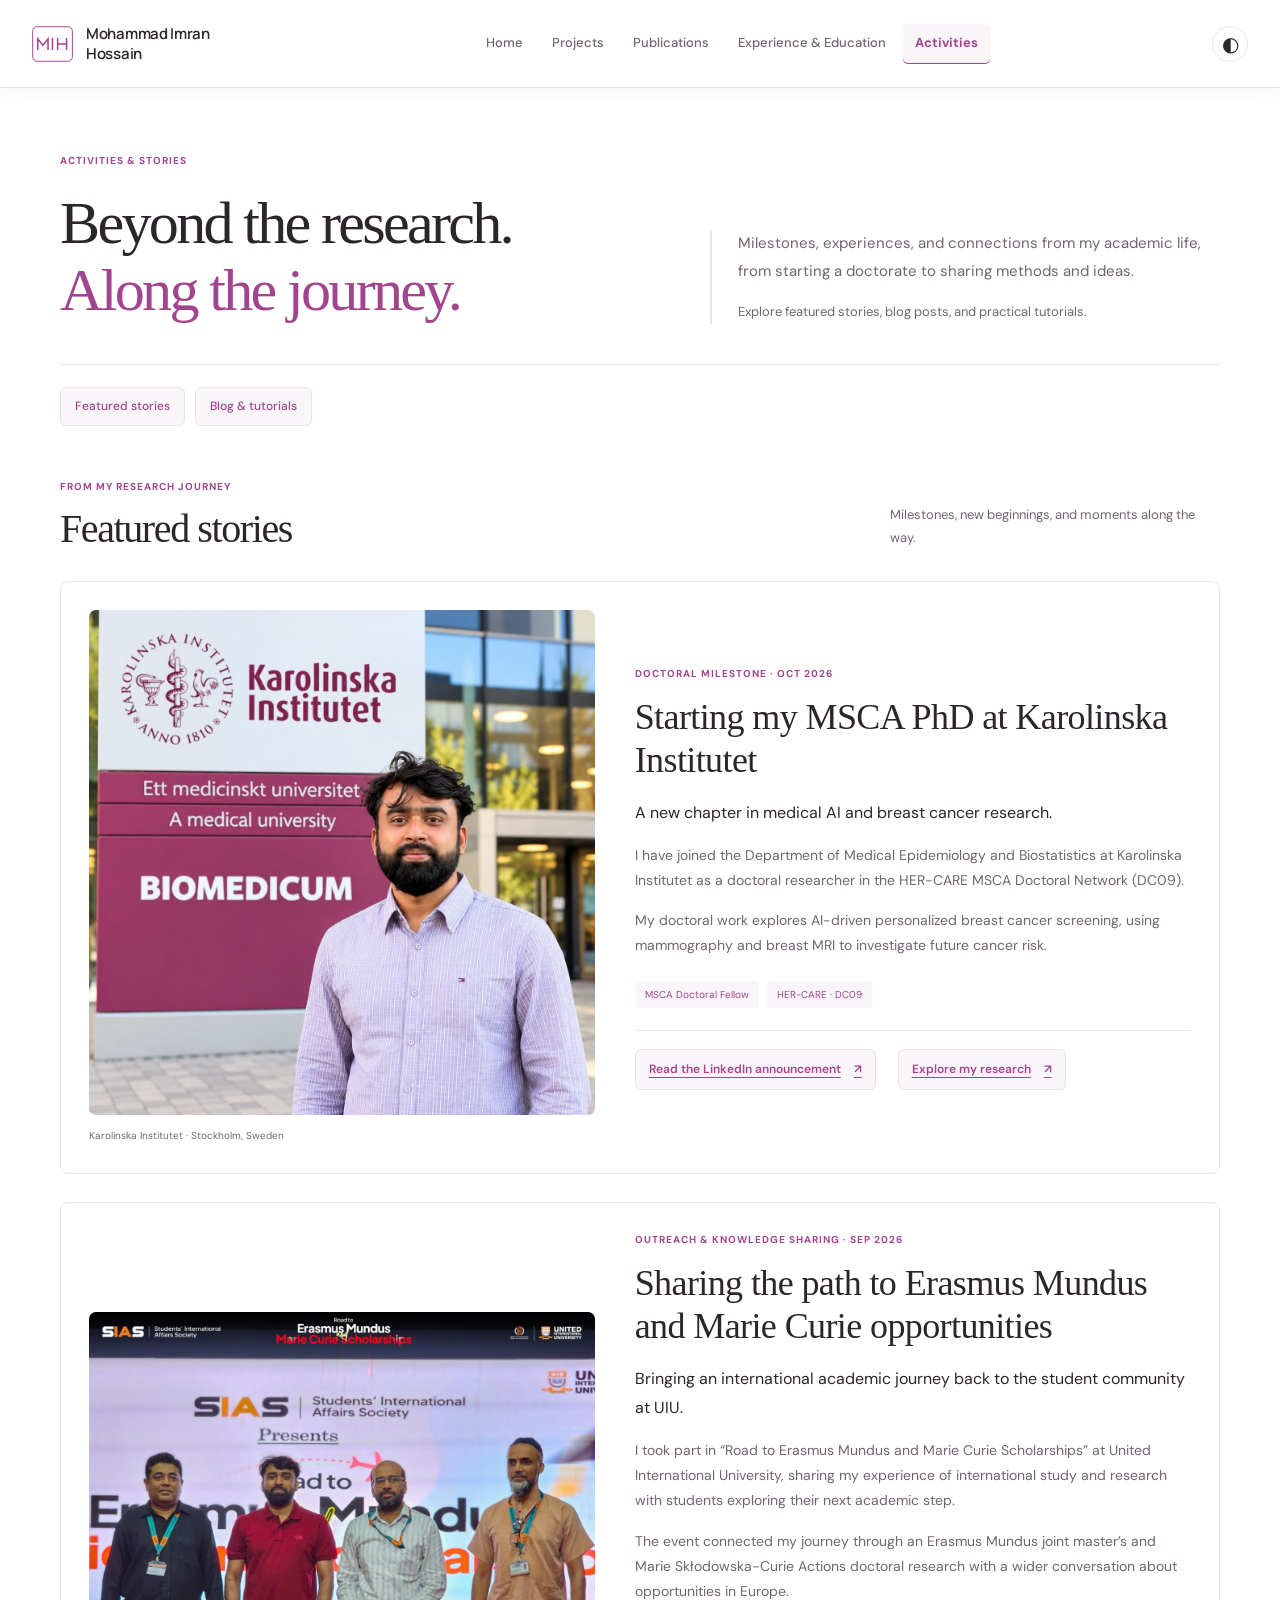
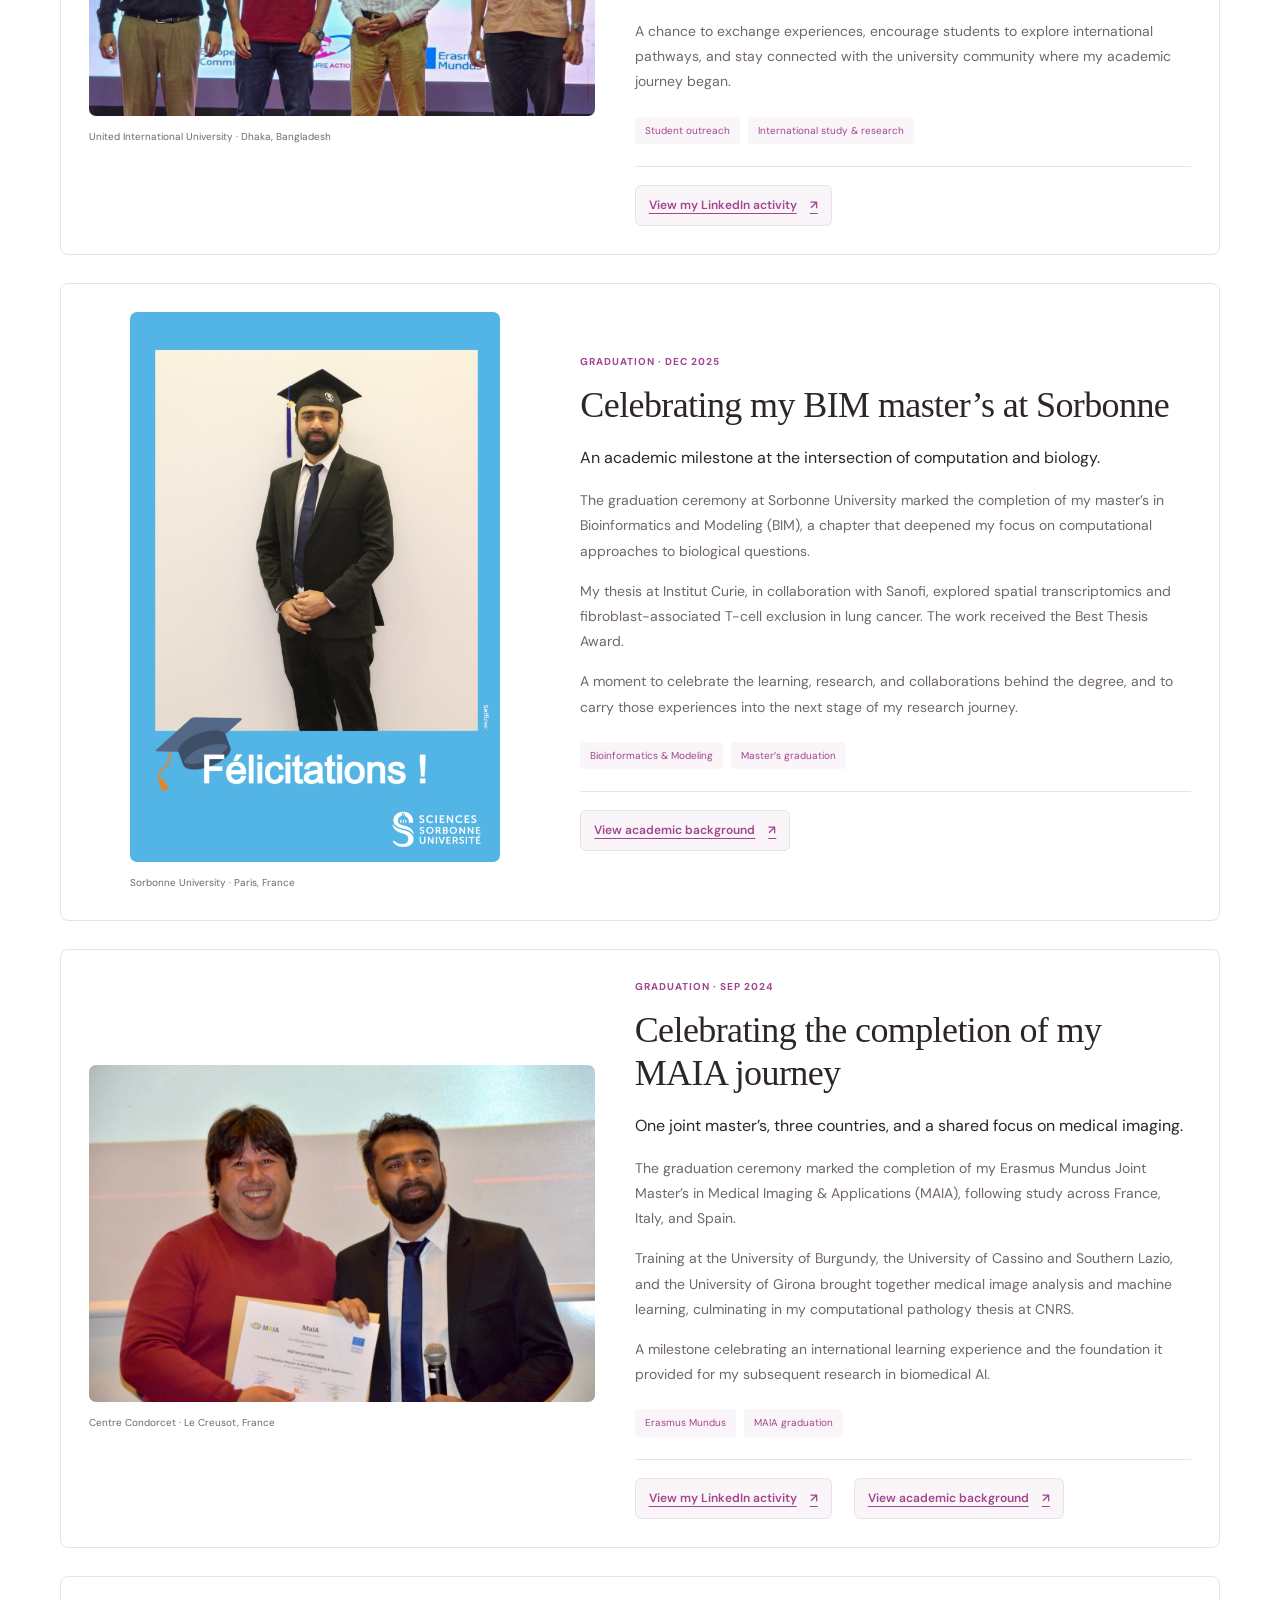
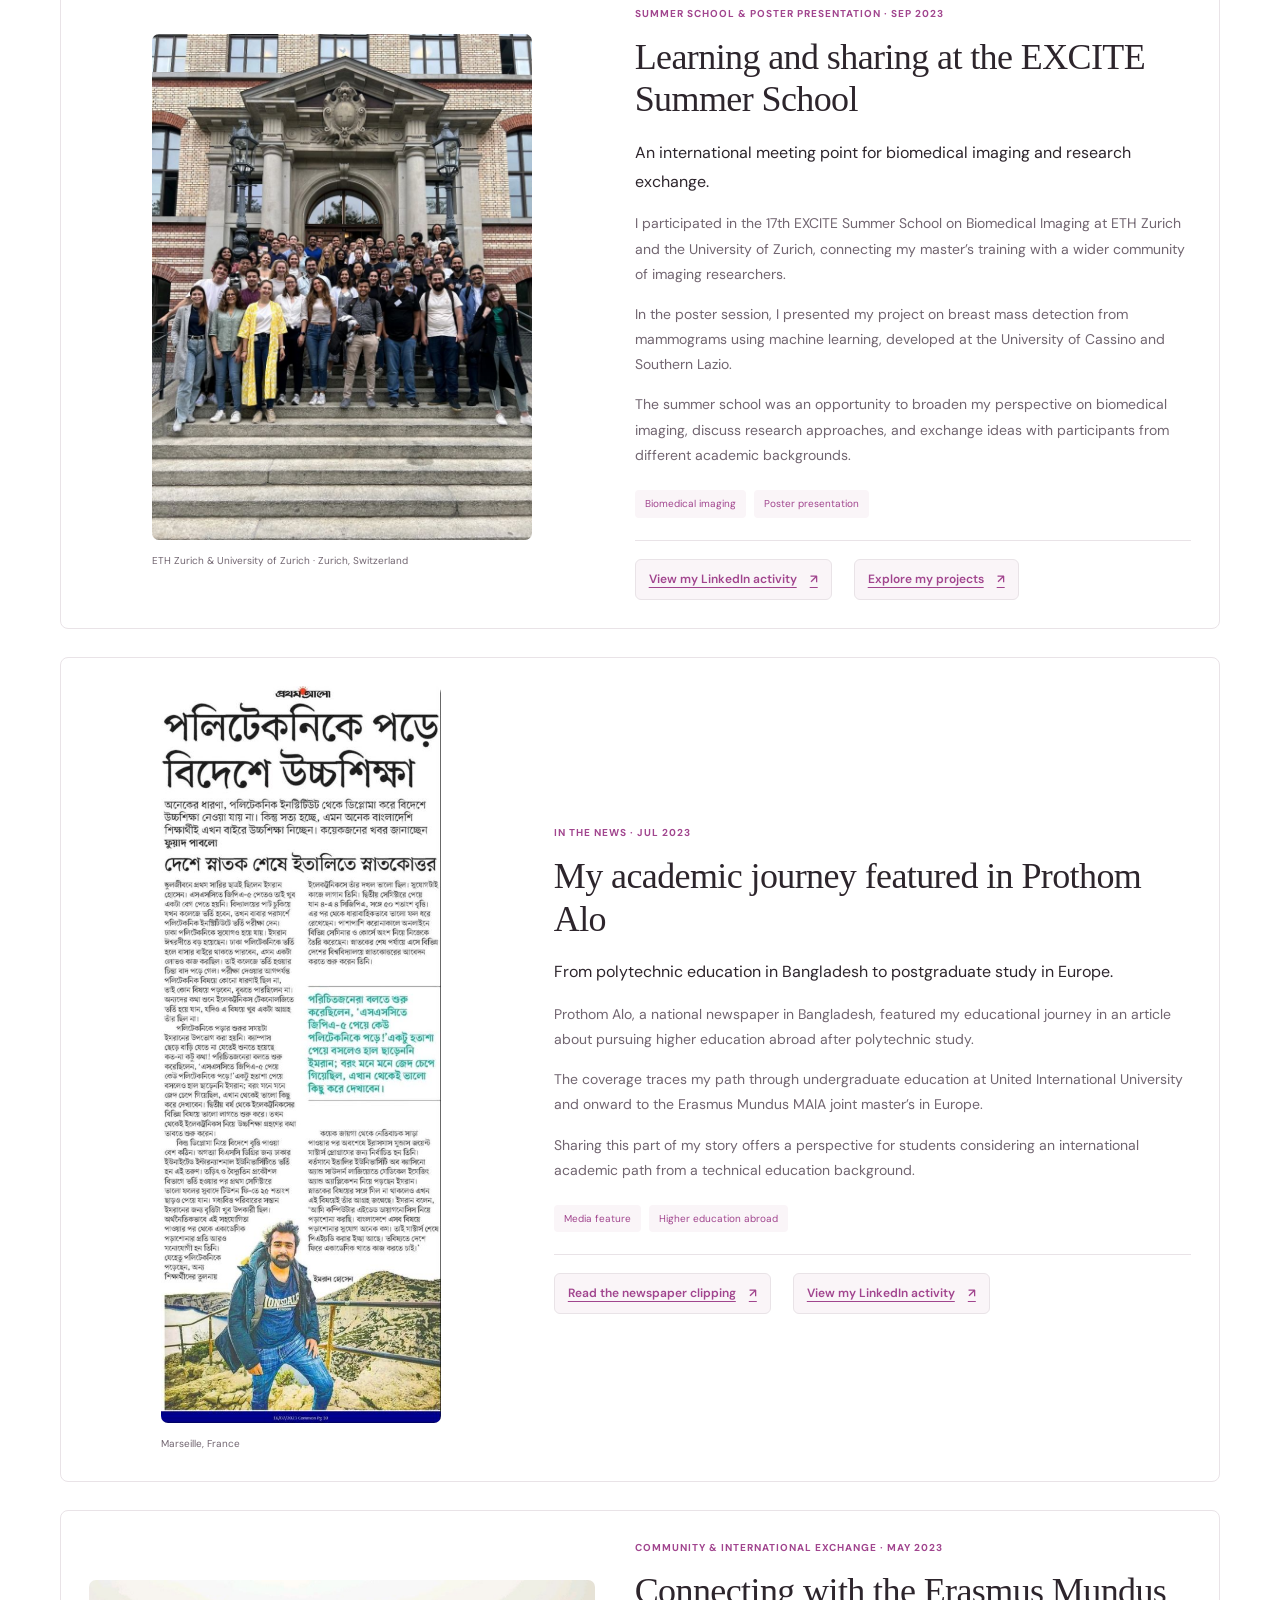
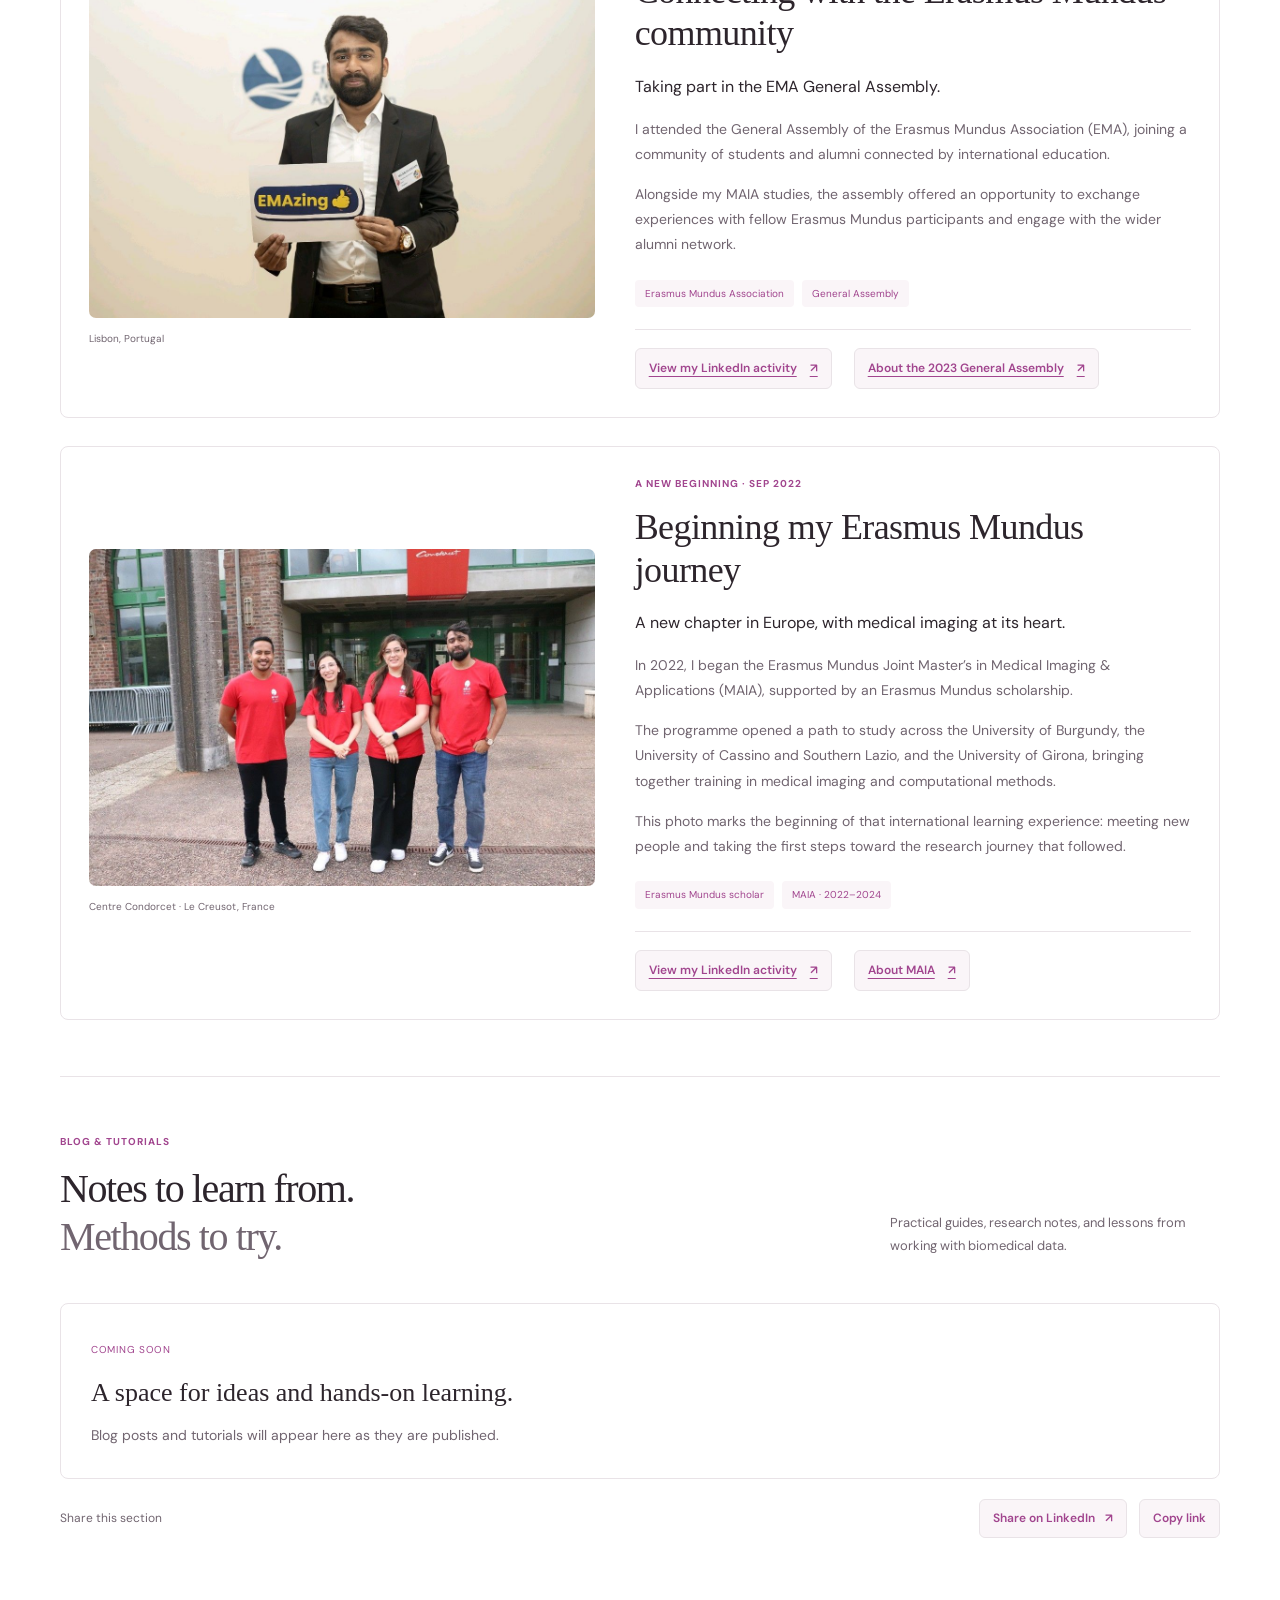
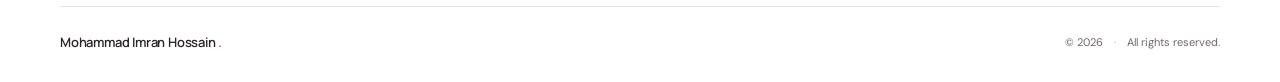
<file: activities.html>
<!DOCTYPE html>
<html lang="en">
 <head>
  <meta charset="utf-8"/>
  <meta content="width=device-width, initial-scale=1" name="viewport"/>
  <title>Academic Activities &amp; Stories | Mohammad Imran Hossain</title>
  <meta content="Follow Mohammad Imran Hossain?s academic journey: Erasmus Mundus, MSCA doctoral research, graduation ceremonies, outreach and international research events." name="description"/>
  <meta content="Mohammad Imran Hossain" name="author"/>
  <meta content="light dark" name="color-scheme"/>
  <link href="https://imran-maia.github.io/activities.html" rel="canonical"/>
  <meta content="Academic Activities &amp; Stories | Mohammad Imran Hossain" property="og:title"/>
  <meta content="Follow Mohammad Imran Hossain?s academic journey: Erasmus Mundus, MSCA doctoral research, graduation ceremonies, outreach and international research events." property="og:description"/>
  <meta content="website" property="og:type"/>
  <meta content="https://imran-maia.github.io/images/imran-hossain-headshot.png" property="og:image"/>
  <meta content="summary_large_image" name="twitter:card"/>
  <link href="https://fonts.googleapis.com" rel="preconnect"/>
  <link crossorigin="" href="https://fonts.gstatic.com" rel="preconnect"/>
  <link href="https://fonts.googleapis.com/css2?family=DM+Sans:wght@400;500;600;700&amp;family=Manrope:wght@400;500;600;700;800&amp;display=swap" rel="stylesheet"/>
  <link href="academic.css" rel="stylesheet"/>
  <script defer="" src="academic.js">
  </script>
  <meta property="og:url" content="https://imran-maia.github.io/activities.html"/>
  <meta property="og:site_name" content="Mohammad Imran Hossain"/>
  <meta property="og:locale" content="en_US"/>
  <meta property="og:image:alt" content="Mohammad Imran Hossain ? medical AI researcher"/>
  <meta name="twitter:title" content="Academic Activities &amp; Stories | Mohammad Imran Hossain"/>
  <meta name="twitter:description" content="Follow Mohammad Imran Hossain?s academic journey: Erasmus Mundus, MSCA doctoral research, graduation ceremonies, outreach and international research events."/>
  <meta name="twitter:image" content="https://imran-maia.github.io/images/imran-hossain-headshot.png"/>
  <meta name="twitter:image:alt" content="Mohammad Imran Hossain ? medical AI researcher"/>
  <meta name="robots" content="index, follow, max-image-preview:large"/>
  <script type="application/ld+json">
{
  "@context": "https://schema.org",
  "@graph": [
    {
      "@type": "WebSite",
      "@id": "https://imran-maia.github.io/#website",
      "url": "https://imran-maia.github.io/",
      "name": "Mohammad Imran Hossain",
      "publisher": {
        "@id": "https://imran-maia.github.io/#person"
      },
      "inLanguage": "en"
    },
    {
      "@type": "Person",
      "@id": "https://imran-maia.github.io/#person",
      "name": "Mohammad Imran Hossain",
      "givenName": "Mohammad Imran",
      "familyName": "Hossain",
      "url": "https://imran-maia.github.io/",
      "image": "https://imran-maia.github.io/images/imran-hossain-headshot.png",
      "jobTitle": "MSCA Doctoral Fellow",
      "description": "Mohammad Imran Hossain, MSCA Doctoral Fellow at Karolinska Institutet, researches medical AI, breast cancer risk prediction and personalized screening.",
      "worksFor": {
        "@type": "Organization",
        "name": "Karolinska Institutet",
        "url": "https://ki.se/en"
      },
      "affiliation": {
        "@type": "Organization",
        "name": "HER-CARE MSCA Doctoral Network",
        "url": "https://www.her-care.eu/"
      },
      "sameAs": [
        "https://ki.se/en/people/md-imran-hossain",
        "https://orcid.org/0009-0004-2122-1168",
        "https://www.linkedin.com/in/mohammad-imran-hossain-23721812a/",
        "https://scholar.google.com/citations?user=ypmKWxkAAAAJ",
        "https://github.com/imran-maia"
      ],
      "knowsAbout": [
        "Medical artificial intelligence",
        "Breast cancer screening",
        "Computational pathology",
        "Trustworthy AI",
        "Multimodal learning"
      ]
    },
    {
      "@type": "CollectionPage",
      "@id": "https://imran-maia.github.io/activities.html#webpage",
      "url": "https://imran-maia.github.io/activities.html",
      "name": "Academic Activities & Stories | Mohammad Imran Hossain",
      "description": "Follow Mohammad Imran Hossain?s academic journey: Erasmus Mundus, MSCA doctoral research, graduation ceremonies, outreach and international research events.",
      "isPartOf": {
        "@id": "https://imran-maia.github.io/#website"
      },
      "about": {
        "@id": "https://imran-maia.github.io/#person"
      },
      "inLanguage": "en",
      "breadcrumb": {
        "@id": "https://imran-maia.github.io/activities.html#breadcrumb"
      }
    },
    {
      "@type": "BreadcrumbList",
      "@id": "https://imran-maia.github.io/activities.html#breadcrumb",
      "itemListElement": [
        {
          "@type": "ListItem",
          "position": 1,
          "name": "Home",
          "item": "https://imran-maia.github.io/"
        },
        {
          "@type": "ListItem",
          "position": 2,
          "name": "Activities",
          "item": "https://imran-maia.github.io/activities.html"
        }
      ]
    }
  ]
}
  </script>
 </head>
 <body>
  <a class="skip-link" href="#main">
   Skip to content
  </a>
  <header class="site-header">
   <a aria-label="Mohammad Imran Hossain home" class="brand" href="/">
    <svg aria-hidden="true" class="brand-monogram" focusable="false" viewBox="0 0 64 56">
     <rect fill="none" height="54" rx="7" stroke="currentColor" stroke-width="1.5" width="62" x="1" y="1">
     </rect>
     <path d="M9 36V20l8 10 8-10v16M32 20v16M40 20v16M54 20v16M40 28h14" fill="none" stroke="currentColor" stroke-linecap="square" stroke-linejoin="miter" stroke-width="2.4">
     </path>
    </svg>
    <span class="brand-name">
     Mohammad Imran Hossain
    </span>
   </a>
   <nav aria-label="Main navigation" id="navigation">
    <a href="/">Home</a>
    <a href="projects.html">Projects</a>
    <a href="publications.html">Publications</a>
    <a href="education.html">Experience &amp; Education</a>
    <a href="activities.html" aria-current="page">Activities</a>
   </nav>
   <div class="header-actions">
    <button aria-label="Switch color theme" class="theme-toggle" type="button">
     ◐
    </button>
    <button aria-controls="navigation" aria-expanded="false" aria-label="Open navigation" class="menu-toggle" type="button">
     Menu
    </button>
   </div>
  </header>
  <main class="activities-page" id="main">
   <section aria-labelledby="activities-heading" class="archive-intro projects-intro activities-journal-intro">
    <div class="projects-intro-grid">
     <div>
      <p class="eyebrow">ACTIVITIES &amp; STORIES</p>
      <h1 id="activities-heading">Beyond the research.<br/><span>Along the journey.</span></h1>
     </div>
     <div class="projects-intro-copy">
      <p>Milestones, experiences, and connections from my academic life, from starting a doctorate to sharing methods and ideas.</p>
      <p>Explore featured stories, blog posts, and practical tutorials.</p>
     </div>
    </div>
    <nav class="activities-section-nav" aria-label="On this page">
     <a href="#highlights">Featured stories</a>
     <a href="#blog">Blog &amp; tutorials</a>
    </nav>
   </section>
   <section aria-labelledby="highlights-heading" class="activity-features" id="highlights">
    <div class="section-heading activity-features-heading">
     <div>
      <p class="eyebrow">FROM MY RESEARCH JOURNEY</p>
      <h2 id="highlights-heading">Featured stories</h2>
     </div>
     <p>Milestones, new beginnings, and moments along the way.</p>
    </div>
    <article aria-labelledby="msca-story-title" class="activity-feature-story">
     <figure>
      <a href="images/activities/msca-phd-karolinska.jpg" aria-label="View photo at Karolinska Institutet">
       <img alt="Mohammad Imran Hossain beside the Karolinska Institutet sign outside Biomedicum" width="1254" height="1254" src="images/activities/msca-phd-karolinska.jpg"/>
      </a>
      <figcaption class="photo-location"><a href="https://ki.se/en">Karolinska Institutet</a><span>&nbsp;&middot;&nbsp;Stockholm, Sweden</span></figcaption>
     </figure>
     <div class="activity-feature-copy">
      <p class="eyebrow">DOCTORAL MILESTONE &middot; OCT 2026</p>
      <h3 id="msca-story-title">Starting my <a class="organization-link" href="https://marie-sklodowska-curie-actions.ec.europa.eu/">MSCA</a> PhD at <a class="organization-link" href="https://ki.se/en">Karolinska Institutet</a></h3>
      <p class="activity-story-lead">A new chapter in medical AI and breast cancer research.</p>
      <p>I have joined the <a class="organization-link" href="https://ki.se/en/meb">Department of Medical Epidemiology and Biostatistics</a> at <a class="organization-link" href="https://ki.se/en">Karolinska Institutet</a> as a doctoral researcher in the <a class="organization-link" href="https://www.her-care.eu/">HER-CARE MSCA Doctoral Network</a> (DC09).</p>
      <p>My doctoral work explores AI-driven personalized breast cancer screening, using mammography and breast MRI to investigate future cancer risk.</p>
      <div class="activity-story-tags"><span><a class="organization-link" href="https://marie-sklodowska-curie-actions.ec.europa.eu/">MSCA</a> Doctoral Fellow</span><span><a class="organization-link" href="https://www.her-care.eu/">HER-CARE</a> &middot; DC09</span></div>
      <div class="activity-links">
       <a href="https://www.linkedin.com/feed/update/urn:li:activity:7511669846896513024/">Read the LinkedIn announcement <span aria-hidden="true">&#8599;</span></a>
       <a href="research.html">Explore my research <span aria-hidden="true">&#8599;</span></a>
      </div>
     </div>
    </article>
    <article aria-labelledby="uiu-webinar-title" class="activity-feature-story" id="uiu-scholarship-webinar">
     <figure>
      <a href="images/activities/uiu-erasmus-marie-curie.jpg" aria-label="View full photo from the Erasmus Mundus and Marie Curie event at UIU"><img alt="Group photograph in front of the Road to Erasmus Mundus and Marie Curie Scholarships event backdrop at United International University" loading="lazy" width="1280" height="1024" src="images/activities/uiu-erasmus-marie-curie.jpg"/></a>
      <figcaption class="photo-location"><a href="https://www.uiu.ac.bd/">United International University</a><span>&nbsp;&middot;&nbsp;Dhaka, Bangladesh</span></figcaption>
     </figure>
     <div class="activity-feature-copy">
      <p class="eyebrow">OUTREACH &amp; KNOWLEDGE SHARING &middot; SEP 2026</p>
      <h3 id="uiu-webinar-title">Sharing the path to Erasmus Mundus and Marie Curie opportunities</h3>
      <p class="activity-story-lead">Bringing an international academic journey back to the student community at UIU.</p>
      <p>I took part in &ldquo;Road to Erasmus Mundus and Marie Curie Scholarships&rdquo; at <a href="https://www.uiu.ac.bd/">United International University</a>, sharing my experience of international study and research with students exploring their next academic step.</p>
      <p>The event connected my journey through an <a href="https://erasmus-plus.ec.europa.eu/opportunities/individuals/students/erasmus-mundus-joint-masters">Erasmus Mundus</a> joint master&rsquo;s and <a href="https://marie-sklodowska-curie-actions.ec.europa.eu/">Marie Sk&#322;odowska-Curie Actions</a> doctoral research with a wider conversation about opportunities in Europe.</p>
      <p>A chance to exchange experiences, encourage students to explore international pathways, and stay connected with the university community where my academic journey began.</p>
      <div class="activity-story-tags"><span>Student outreach</span><span>International study &amp; research</span></div>
      <div class="activity-links"><a href="https://www.linkedin.com/in/mohammad-imran-hossain-23721812a/recent-activity/all/">View my LinkedIn activity <span aria-hidden="true">&#8599;</span></a></div>
     </div>
    </article>
    <article aria-labelledby="sorbonne-graduation-title" class="activity-feature-story graduation-story" id="sorbonne-graduation">
     <figure>
      <a href="images/activities/sorbonne-bim-graduation.jpg" aria-label="View full graduation portrait at Sorbonne University">
       <img alt="Mohammad Imran Hossain wearing a graduation cap at the Sorbonne University graduation ceremony, in the original commemorative photo frame" loading="lazy" width="1240" height="1843" src="images/activities/sorbonne-bim-graduation.jpg"/>
      </a>
      <figcaption class="photo-location"><a href="https://www.sorbonne-universite.fr/en">Sorbonne University</a><span>&nbsp;&middot;&nbsp;Paris, France</span></figcaption>
     </figure>
     <div class="activity-feature-copy">
      <p class="eyebrow">GRADUATION &middot; DEC 2025</p>
      <h3 id="sorbonne-graduation-title">Celebrating my BIM master&rsquo;s at Sorbonne</h3>
      <p class="activity-story-lead">An academic milestone at the intersection of computation and biology.</p>
      <p>The graduation ceremony at <a href="https://www.sorbonne-universite.fr/en">Sorbonne University</a> marked the completion of my master&rsquo;s in Bioinformatics and Modeling (BIM), a chapter that deepened my focus on computational approaches to biological questions.</p>
      <p>My thesis at <a href="https://institut-curie.org/">Institut Curie</a>, in collaboration with <a href="https://www.sanofi.com/en/">Sanofi</a>, explored spatial transcriptomics and fibroblast-associated T-cell exclusion in lung cancer. The work received the Best Thesis Award.</p>
      <p>A moment to celebrate the learning, research, and collaborations behind the degree, and to carry those experiences into the next stage of my research journey.</p>
      <div class="activity-story-tags"><span>Bioinformatics &amp; Modeling</span><span>Master&rsquo;s graduation</span></div>
      <div class="activity-links"><a href="education.html#education">View academic background <span aria-hidden="true">&#8599;</span></a></div>
     </div>
    </article>
    <article aria-labelledby="maia-graduation-title" class="activity-feature-story" id="maia-graduation">
     <figure>
      <a href="images/activities/maia-masters-graduation.jpg" aria-label="View full MAIA graduation ceremony photo"><img alt="Mohammad Imran Hossain receiving his MAIA certificate of completion at the master?s graduation ceremony" loading="lazy" width="1280" height="852" src="images/activities/maia-masters-graduation.jpg"/></a>
      <figcaption class="photo-location">Centre Condorcet<span>&nbsp;&middot;&nbsp;Le Creusot, France</span></figcaption>
     </figure>
     <div class="activity-feature-copy">
      <p class="eyebrow">GRADUATION &middot; SEP 2024</p>
      <h3 id="maia-graduation-title">Celebrating the completion of my MAIA journey</h3>
      <p class="activity-story-lead">One joint master&rsquo;s, three countries, and a shared focus on medical imaging.</p>
      <p>The graduation ceremony marked the completion of my <a href="https://maiamaster.udg.edu/">Erasmus Mundus Joint Master&rsquo;s in Medical Imaging &amp; Applications (MAIA)</a>, following study across France, Italy, and Spain.</p>
      <p>Training at the <a href="https://www.ube.fr/en/">University of Burgundy</a>, the <a href="https://www.unicas.it/">University of Cassino and Southern Lazio</a>, and the <a href="https://www.udg.edu/en/">University of Girona</a> brought together medical image analysis and machine learning, culminating in my computational pathology thesis at <a href="https://www.cnrs.fr/en">CNRS</a>.</p>
      <p>A milestone celebrating an international learning experience and the foundation it provided for my subsequent research in biomedical AI.</p>
      <div class="activity-story-tags"><span>Erasmus Mundus</span><span>MAIA graduation</span></div>
      <div class="activity-links"><a href="https://www.linkedin.com/in/mohammad-imran-hossain-23721812a/recent-activity/all/">View my LinkedIn activity <span aria-hidden="true">&#8599;</span></a><a href="education.html#education">View academic background <span aria-hidden="true">&#8599;</span></a></div>
     </div>
    </article>
    <article aria-labelledby="excite-story-title" class="activity-feature-story excite-story" id="excite-summer-school">
     <figure>
      <a href="images/activities/excite-summer-school-2023.jpg" aria-label="View full EXCITE Summer School group photograph"><img alt="Participants gathered on the steps outside a university building during the 17th EXCITE Summer School on Biomedical Imaging" loading="lazy" width="800" height="1066" src="images/activities/excite-summer-school-2023.jpg"/></a>
      <figcaption class="photo-location"><a href="https://ethz.ch/en.html">ETH Zurich</a> &amp; <a href="https://www.uzh.ch/en.html">University of Zurich</a><span>&nbsp;&middot;&nbsp;Zurich, Switzerland</span></figcaption>
     </figure>
     <div class="activity-feature-copy">
      <p class="eyebrow">SUMMER SCHOOL &amp; POSTER PRESENTATION &middot; SEP 2023</p>
      <h3 id="excite-story-title">Learning and sharing at the EXCITE Summer School</h3>
      <p class="activity-story-lead">An international meeting point for biomedical imaging and research exchange.</p>
      <p>I participated in the 17th EXCITE Summer School on Biomedical Imaging at <a href="https://ethz.ch/en.html">ETH Zurich</a> and the <a href="https://www.uzh.ch/en.html">University of Zurich</a>, connecting my master&rsquo;s training with a wider community of imaging researchers.</p>
      <p>In the poster session, I presented my project on breast mass detection from mammograms using machine learning, developed at the <a href="https://www.unicas.it/">University of Cassino and Southern Lazio</a>.</p>
      <p>The summer school was an opportunity to broaden my perspective on biomedical imaging, discuss research approaches, and exchange ideas with participants from different academic backgrounds.</p>
      <div class="activity-story-tags"><span>Biomedical imaging</span><span>Poster presentation</span></div>
      <div class="activity-links"><a href="https://www.linkedin.com/in/mohammad-imran-hossain-23721812a/recent-activity/all/">View my LinkedIn activity <span aria-hidden="true">&#8599;</span></a><a href="projects.html">Explore my projects <span aria-hidden="true">&#8599;</span></a></div>
     </div>
    </article>
    <article aria-labelledby="prothom-alo-story-title" class="activity-feature-story newspaper-story" id="prothom-alo-feature">
     <figure>
      <a href="images/activities/prothom-alo-academic-journey-2023.jpg" aria-label="Read the full Prothom Alo newspaper clipping"><img alt="Bengali Prothom Alo newspaper clipping about higher education abroad after polytechnic study, featuring Imran Hossain?s academic journey; dated 16 July 2023" loading="lazy" width="480" height="1263" src="images/activities/prothom-alo-academic-journey-2023.jpg"/></a>
      <figcaption class="photo-location">Marseille, France</figcaption>
     </figure>
     <div class="activity-feature-copy">
      <p class="eyebrow">IN THE NEWS &middot; JUL 2023</p>
      <h3 id="prothom-alo-story-title">My academic journey featured in Prothom Alo</h3>
      <p class="activity-story-lead">From polytechnic education in Bangladesh to postgraduate study in Europe.</p>
      <p><a href="https://www.prothomalo.com/">Prothom Alo</a>, a national newspaper in Bangladesh, featured my educational journey in an article about pursuing higher education abroad after polytechnic study.</p>
      <p>The coverage traces my path through undergraduate education at <a href="https://www.uiu.ac.bd/">United International University</a> and onward to the <a href="https://maiamaster.udg.edu/">Erasmus Mundus MAIA joint master&rsquo;s</a> in Europe.</p>
      <p>Sharing this part of my story offers a perspective for students considering an international academic path from a technical education background.</p>
      <div class="activity-story-tags"><span>Media feature</span><span>Higher education abroad</span></div>
      <div class="activity-links"><a href="images/activities/prothom-alo-academic-journey-2023.jpg">Read the newspaper clipping <span aria-hidden="true">&#8599;</span></a><a href="https://www.linkedin.com/in/mohammad-imran-hossain-23721812a/recent-activity/all/">View my LinkedIn activity <span aria-hidden="true">&#8599;</span></a></div>
     </div>
    </article>
    <article aria-labelledby="ema-ga-title" class="activity-feature-story" id="ema-general-assembly">
     <figure>
      <a href="images/activities/ema-general-assembly.jpg" aria-label="View full Erasmus Mundus Association General Assembly photo"><img alt="Mohammad Imran Hossain at an Erasmus Mundus Association event holding an EMAzing sign" loading="lazy" width="1080" height="720" src="images/activities/ema-general-assembly.jpg"/></a>
      <figcaption class="photo-location">Lisbon, Portugal</figcaption>
     </figure>
     <div class="activity-feature-copy">
      <p class="eyebrow">COMMUNITY &amp; INTERNATIONAL EXCHANGE &middot; MAY 2023</p>
      <h3 id="ema-ga-title">Connecting with the Erasmus Mundus community</h3>
      <p class="activity-story-lead">Taking part in the EMA General Assembly.</p>
      <p>I attended the General Assembly of the <a href="https://www.em-a.eu/">Erasmus Mundus Association (EMA)</a>, joining a community of students and alumni connected by international education.</p>
      <p>Alongside my MAIA studies, the assembly offered an opportunity to exchange experiences with fellow Erasmus Mundus participants and engage with the wider alumni network.</p>
      <div class="activity-story-tags"><span>Erasmus Mundus Association</span><span>General Assembly</span></div>
      <div class="activity-links"><a href="https://www.linkedin.com/in/mohammad-imran-hossain-23721812a/recent-activity/all/">View my LinkedIn activity <span aria-hidden="true">&#8599;</span></a><a href="https://www.em-a.eu/post/17th-ema-general-assembly-2023">About the 2023 General Assembly <span aria-hidden="true">&#8599;</span></a></div>
     </div>
    </article>
    <article aria-labelledby="erasmus-beginning-title" class="activity-feature-story" id="erasmus-beginning">
     <figure>
      <a href="images/activities/erasmus-maia-beginning.jpg" aria-label="View full photograph from the beginning of my Erasmus journey"><img alt="Mohammad Imran Hossain with fellow participants outside a university building at the start of his Erasmus journey" loading="lazy" width="1080" height="720" src="images/activities/erasmus-maia-beginning.jpg"/></a>
      <figcaption class="photo-location">Centre Condorcet<span>&nbsp;&middot;&nbsp;Le Creusot, France</span></figcaption>
     </figure>
     <div class="activity-feature-copy">
      <p class="eyebrow">A NEW BEGINNING &middot; SEP 2022</p>
      <h3 id="erasmus-beginning-title">Beginning my Erasmus Mundus journey</h3>
      <p class="activity-story-lead">A new chapter in Europe, with medical imaging at its heart.</p>
      <p>In 2022, I began the <a href="https://maiamaster.udg.edu/">Erasmus Mundus Joint Master&rsquo;s in Medical Imaging &amp; Applications (MAIA)</a>, supported by an Erasmus Mundus scholarship.</p>
      <p>The programme opened a path to study across the <a href="https://www.ube.fr/en/">University of Burgundy</a>, the <a href="https://www.unicas.it/">University of Cassino and Southern Lazio</a>, and the <a href="https://www.udg.edu/en/">University of Girona</a>, bringing together training in medical imaging and computational methods.</p>
      <p>This photo marks the beginning of that international learning experience: meeting new people and taking the first steps toward the research journey that followed.</p>
      <div class="activity-story-tags"><span>Erasmus Mundus scholar</span><span>MAIA &middot; 2022&ndash;2024</span></div>
      <div class="activity-links"><a href="https://www.linkedin.com/in/mohammad-imran-hossain-23721812a/recent-activity/all/">View my LinkedIn activity <span aria-hidden="true">&#8599;</span></a><a href="https://maiamaster.udg.edu/">About MAIA <span aria-hidden="true">&#8599;</span></a></div>
     </div>
    </article>
   </section>
   <section aria-labelledby="blog-heading" class="writing-section blog-section" id="blog">
    <div class="section-heading">
     <div><p class="eyebrow">BLOG &amp; TUTORIALS</p><h2 id="blog-heading">Notes to learn from.<br/><span>Methods to try.</span></h2></div>
     <p>Practical guides, research notes, and lessons from working with biomedical data.</p>
    </div>
    <div class="blog-empty-state">
     <span class="resource-type">COMING SOON</span>
     <h3>A space for ideas and hands-on learning.</h3>
     <p>Blog posts and tutorials will appear here as they are published.</p>
    </div>
    <div class="blog-share-bar" data-share-url="https://imran-maia.github.io/activities.html#blog">
     <span>Share this section</span>
     <a class="blog-share-link" href="https://www.linkedin.com/sharing/share-offsite/?url=https%3A%2F%2Fimran-maia.github.io%2Factivities.html%23blog" target="_blank" rel="noopener noreferrer">Share on LinkedIn <span aria-hidden="true">&#8599;</span></a>
     <button class="blog-share-link" data-copy-share-link type="button">Copy link</button>
     <span class="blog-share-status" role="status" aria-live="polite"></span>
    </div>
   </section>
  </main>
  <footer class="site-footer">
   <a aria-label="Mohammad Imran Hossain home" class="footer-signature" href="/">Mohammad Imran Hossain<span class="brand-dot">.</span></a>
   <p class="footer-copyright">&copy; 2026 <span aria-hidden="true">&middot;</span> All rights reserved.</p>
  </footer>
 </body>
</html>
</file>
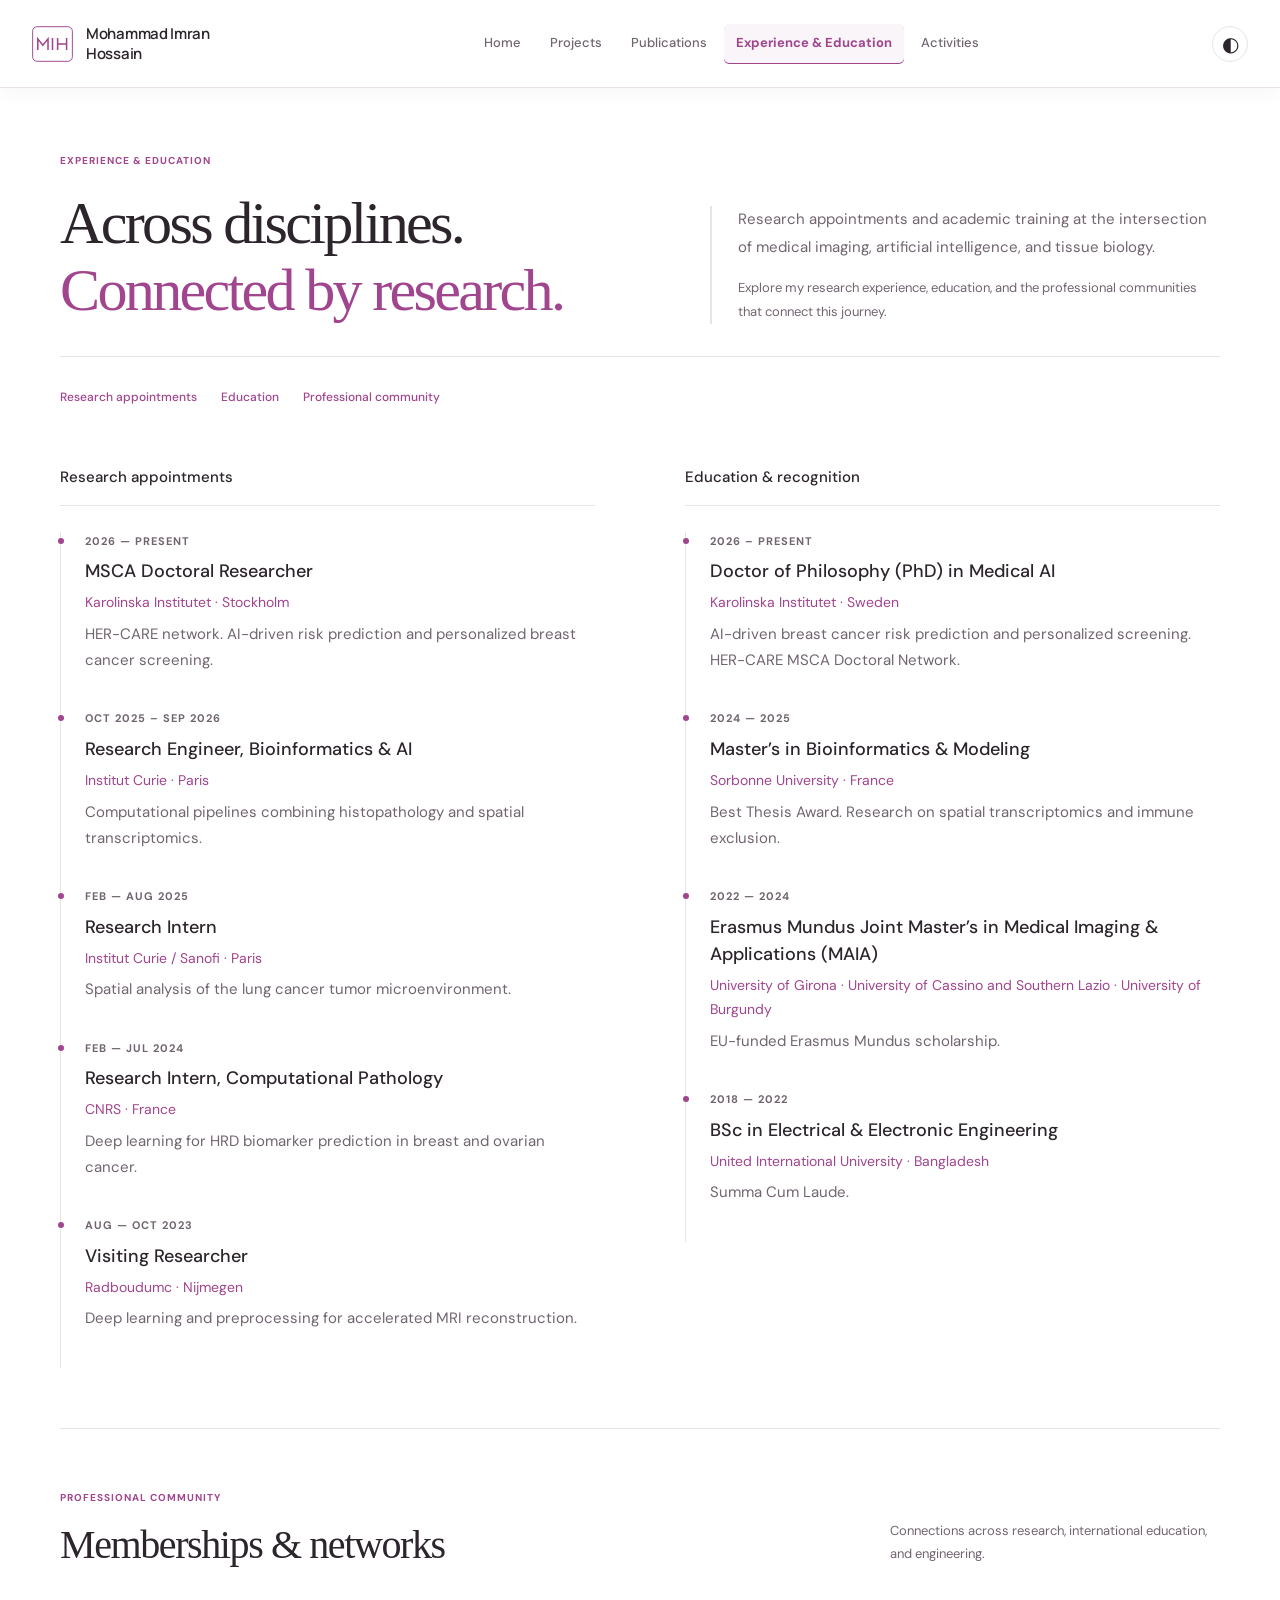
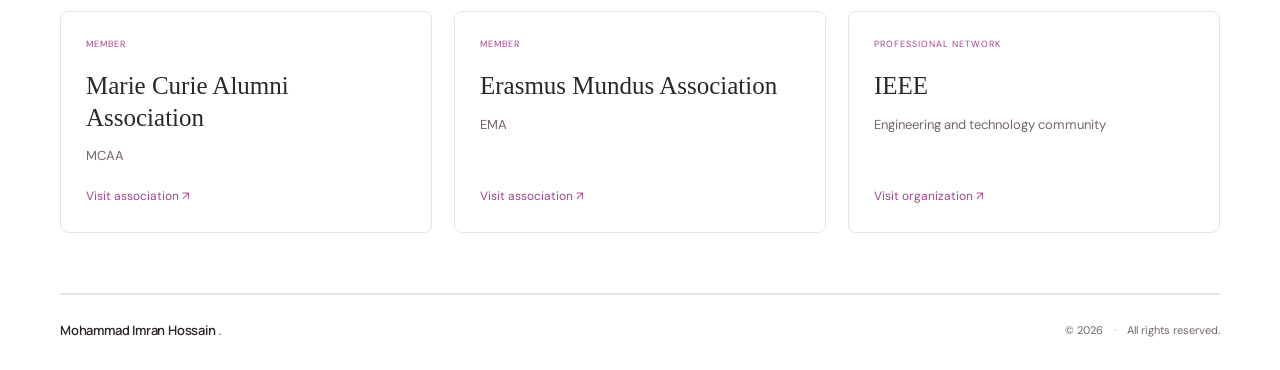
<file: education.html>
<!DOCTYPE html>
<html lang="en">
 <head>
  <meta charset="utf-8"/>
  <meta content="width=device-width, initial-scale=1" name="viewport"/>
  <title>Experience &amp; Education | Mohammad Imran Hossain</title>
  <meta content="Research appointments, doctoral studies at Karolinska Institutet, master?s degrees and professional networks of Mohammad Imran Hossain." name="description"/>
  <meta content="Mohammad Imran Hossain" name="author"/>
  <meta content="light dark" name="color-scheme"/>
  <link href="https://imran-maia.github.io/education.html" rel="canonical"/>
  <meta content="Experience &amp; Education | Mohammad Imran Hossain" property="og:title"/>
  <meta content="Research appointments, doctoral studies at Karolinska Institutet, master?s degrees and professional networks of Mohammad Imran Hossain." property="og:description"/>
  <meta content="website" property="og:type"/>
  <meta content="https://imran-maia.github.io/images/imran-hossain-headshot.png" property="og:image"/>
  <meta content="summary_large_image" name="twitter:card"/>
  <link href="https://fonts.googleapis.com" rel="preconnect"/>
  <link crossorigin="" href="https://fonts.gstatic.com" rel="preconnect"/>
  <link href="https://fonts.googleapis.com/css2?family=Libre+Baskerville:wght@400;700&amp;family=DM+Sans:wght@400;500;600;700&amp;family=Manrope:wght@400;500;600;700;800&amp;display=swap" rel="stylesheet"/>
  <link href="academic.css" rel="stylesheet"/>
  <script defer="" src="academic.js">
  </script>
  <meta property="og:url" content="https://imran-maia.github.io/education.html"/>
  <meta property="og:site_name" content="Mohammad Imran Hossain"/>
  <meta property="og:locale" content="en_US"/>
  <meta property="og:image:alt" content="Mohammad Imran Hossain ? medical AI researcher"/>
  <meta name="twitter:title" content="Experience &amp; Education | Mohammad Imran Hossain"/>
  <meta name="twitter:description" content="Research appointments, doctoral studies at Karolinska Institutet, master?s degrees and professional networks of Mohammad Imran Hossain."/>
  <meta name="twitter:image" content="https://imran-maia.github.io/images/imran-hossain-headshot.png"/>
  <meta name="twitter:image:alt" content="Mohammad Imran Hossain ? medical AI researcher"/>
  <meta name="robots" content="index, follow, max-image-preview:large"/>
  <script type="application/ld+json">
{
  "@context": "https://schema.org",
  "@graph": [
    {
      "@type": "WebSite",
      "@id": "https://imran-maia.github.io/#website",
      "url": "https://imran-maia.github.io/",
      "name": "Mohammad Imran Hossain",
      "publisher": {
        "@id": "https://imran-maia.github.io/#person"
      },
      "inLanguage": "en"
    },
    {
      "@type": "Person",
      "@id": "https://imran-maia.github.io/#person",
      "name": "Mohammad Imran Hossain",
      "givenName": "Mohammad Imran",
      "familyName": "Hossain",
      "url": "https://imran-maia.github.io/",
      "image": "https://imran-maia.github.io/images/imran-hossain-headshot.png",
      "jobTitle": "MSCA Doctoral Fellow",
      "description": "Mohammad Imran Hossain, MSCA Doctoral Fellow at Karolinska Institutet, researches medical AI, breast cancer risk prediction and personalized screening.",
      "worksFor": {
        "@type": "Organization",
        "name": "Karolinska Institutet",
        "url": "https://ki.se/en"
      },
      "affiliation": {
        "@type": "Organization",
        "name": "HER-CARE MSCA Doctoral Network",
        "url": "https://www.her-care.eu/"
      },
      "sameAs": [
        "https://ki.se/en/people/md-imran-hossain",
        "https://orcid.org/0009-0004-2122-1168",
        "https://www.linkedin.com/in/mohammad-imran-hossain-23721812a/",
        "https://scholar.google.com/citations?user=ypmKWxkAAAAJ",
        "https://github.com/imran-maia"
      ],
      "knowsAbout": [
        "Medical artificial intelligence",
        "Breast cancer screening",
        "Computational pathology",
        "Trustworthy AI",
        "Multimodal learning"
      ]
    },
    {
      "@type": "WebPage",
      "@id": "https://imran-maia.github.io/education.html#webpage",
      "url": "https://imran-maia.github.io/education.html",
      "name": "Experience & Education | Mohammad Imran Hossain",
      "description": "Research appointments, doctoral studies at Karolinska Institutet, master?s degrees and professional networks of Mohammad Imran Hossain.",
      "isPartOf": {
        "@id": "https://imran-maia.github.io/#website"
      },
      "about": {
        "@id": "https://imran-maia.github.io/#person"
      },
      "inLanguage": "en",
      "breadcrumb": {
        "@id": "https://imran-maia.github.io/education.html#breadcrumb"
      }
    },
    {
      "@type": "BreadcrumbList",
      "@id": "https://imran-maia.github.io/education.html#breadcrumb",
      "itemListElement": [
        {
          "@type": "ListItem",
          "position": 1,
          "name": "Home",
          "item": "https://imran-maia.github.io/"
        },
        {
          "@type": "ListItem",
          "position": 2,
          "name": "Experience & Education",
          "item": "https://imran-maia.github.io/education.html"
        }
      ]
    }
  ]
}
  </script>
 </head>
 <body>
  <a class="skip-link" href="#main">
   Skip to content
  </a>
  <header class="site-header">
   <a aria-label="Mohammad Imran Hossain home" class="brand" href="/">
    <svg aria-hidden="true" class="brand-monogram" focusable="false" viewBox="0 0 64 56">
     <rect fill="none" height="54" rx="7" stroke="currentColor" stroke-width="1.5" width="62" x="1" y="1">
     </rect>
     <path d="M9 36V20l8 10 8-10v16M32 20v16M40 20v16M54 20v16M40 28h14" fill="none" stroke="currentColor" stroke-linecap="square" stroke-linejoin="miter" stroke-width="2.4">
     </path>
    </svg>
    <span class="brand-name">
     Mohammad Imran Hossain
    </span>
   </a>
   <nav aria-label="Main navigation" id="navigation">
    <a href="/">Home</a>
    <a href="projects.html">Projects</a>
    <a href="publications.html">Publications</a>
    <a href="education.html" aria-current="page">Experience &amp; Education</a>
    <a href="activities.html">Activities</a>
   </nav>
   <div class="header-actions">
    <button aria-label="Switch color theme" class="theme-toggle" type="button">
     ◐
    </button>
    <button aria-controls="navigation" aria-expanded="false" aria-label="Open navigation" class="menu-toggle" type="button">
     Menu
    </button>
   </div>
  </header>
  <main id="main">
   <section aria-labelledby="experience-heading" class="archive-intro projects-intro">
    <div class="projects-intro-grid">
     <div><p class="eyebrow">EXPERIENCE &amp; EDUCATION</p><h1 id="experience-heading">Across disciplines.<br/><span>Connected by research.</span></h1></div>
     <div class="projects-intro-copy"><p>Research appointments and academic training at the intersection of medical imaging, artificial intelligence, and tissue biology.</p><p>Explore my research experience, education, and the professional communities that connect this journey.</p></div>
    </div>
    <nav class="experience-jumps" aria-label="On this page"><a href="#experience">Research appointments</a><a href="#education">Education</a><a href="#professional-community">Professional community</a></nav>
   </section>
   <section aria-label="Research appointments and education" class="section experience-timeline" id="experience">
    <div class="journey-grid">
     <div>
      <h3 class="column-heading">
       Research appointments
      </h3>
      <article class="journey-item">
       <p class="eyebrow">
        2026 — present
       </p>
       <h4>
        <a class="organization-link" href="https://marie-sklodowska-curie-actions.ec.europa.eu/">MSCA</a> Doctoral Researcher
       </h4>
       <p class="institution">
        <a class="organization-link" href="https://ki.se/en">Karolinska Institutet</a> · Stockholm
       </p>
       <p>
        <a class="organization-link" href="https://www.her-care.eu/">HER-CARE</a> network. AI-driven risk prediction and personalized breast cancer screening.
       </p>
      </article>
      <article class="journey-item">
       <p class="eyebrow">
        Oct 2025 – Sep 2026
       </p>
       <h4>
        Research Engineer, Bioinformatics &amp; AI
       </h4>
       <p class="institution">
        <a class="organization-link" href="https://institut-curie.org/">Institut Curie</a> · Paris
       </p>
       <p>
        Computational pipelines combining histopathology and spatial transcriptomics.
       </p>
      </article>
      <article class="journey-item">
       <p class="eyebrow">
        Feb — Aug 2025
       </p>
       <h4>
        Research Intern
       </h4>
       <p class="institution">
        <a class="organization-link" href="https://institut-curie.org/">Institut Curie</a> / <a class="organization-link" href="https://www.sanofi.com/en/">Sanofi</a> · Paris
       </p>
       <p>
        Spatial analysis of the lung cancer tumor microenvironment.
       </p>
      </article>
      <article class="journey-item">
       <p class="eyebrow">
        Feb — Jul 2024
       </p>
       <h4>
        Research Intern, Computational Pathology
       </h4>
       <p class="institution">
        <a class="organization-link" href="https://www.cnrs.fr/en">CNRS</a> · France
       </p>
       <p>
        Deep learning for HRD biomarker prediction in breast and ovarian cancer.
       </p>
      </article>
      <article class="journey-item">
       <p class="eyebrow">
        Aug — Oct 2023
       </p>
       <h4>
        Visiting Researcher
       </h4>
       <p class="institution">
        <a class="organization-link" href="https://www.radboudumc.nl/en/">Radboudumc</a> · Nijmegen
       </p>
       <p>
        Deep learning and preprocessing for accelerated MRI reconstruction.
       </p>
      </article>
     </div>
     <div id="education">
      <h3 class="column-heading">
       Education &amp; recognition
      </h3>
      <article class="journey-item">
       <p class="eyebrow">
        2026 – Present
       </p>
       <h4>
        Doctor of Philosophy (PhD) in Medical AI
       </h4>
       <p class="institution">
        <a class="organization-link" href="https://ki.se/en">Karolinska Institutet</a> · Sweden
       </p>
       <p>
        AI-driven breast cancer risk prediction and personalized screening. <a class="organization-link" href="https://www.her-care.eu/">HER-CARE MSCA Doctoral Network</a>.
       </p>
      </article>
      <article class="journey-item">
       <p class="eyebrow">
        2024 — 2025
       </p>
       <h4>
        Master’s in Bioinformatics &amp; Modeling
       </h4>
       <p class="institution">
        <a class="organization-link" href="https://www.sorbonne-universite.fr/en">Sorbonne University</a> · France
       </p>
       <p>
        Best Thesis Award. Research on spatial transcriptomics and immune exclusion.
       </p>
      </article>
      <article class="journey-item">
       <p class="eyebrow">
        2022 — 2024
       </p>
       <h4>
        <a class="organization-link" href="https://erasmus-plus.ec.europa.eu/opportunities/individuals/students/erasmus-mundus-joint-masters">Erasmus Mundus</a> Joint Master’s in Medical Imaging &amp; Applications (MAIA)
       </h4>
       <p class="institution">
        <a class="organization-link" href="https://www.udg.edu/en/">University of Girona</a> · <a class="organization-link" href="https://www.unicas.it/">University of Cassino and Southern Lazio</a> · <a class="organization-link" href="https://www.ube.fr/en/">University of Burgundy</a>
       </p>
       <p>
        EU-funded <a class="organization-link" href="https://erasmus-plus.ec.europa.eu/opportunities/individuals/students/erasmus-mundus-joint-masters">Erasmus Mundus</a> scholarship.
       </p>
      </article>
      <article class="journey-item">
       <p class="eyebrow">
        2018 — 2022
       </p>
       <h4>
        BSc in Electrical &amp; Electronic Engineering
       </h4>
       <p class="institution">
        <a class="organization-link" href="https://www.uiu.ac.bd/">United International University</a> · Bangladesh
       </p>
       <p>
        Summa Cum Laude.
       </p>
      </article>
     </div>
    </div>
   </section>
   <section aria-labelledby="community-heading" class="professional-community section" id="professional-community">
    <div class="section-heading"><div><p class="eyebrow">PROFESSIONAL COMMUNITY</p><h2 id="community-heading">Memberships &amp; networks</h2></div><p>Connections across research, international education, and engineering.</p></div>
    <div class="community-grid">
     <article><span class="community-role">MEMBER</span><h3><a href="https://www.mariecuriealumni.eu/">Marie Curie Alumni Association</a></h3><p>MCAA</p><a class="community-website" href="https://www.mariecuriealumni.eu/">Visit association &#8599;</a></article>
     <article><span class="community-role">MEMBER</span><h3><a href="https://www.em-a.eu/">Erasmus Mundus Association</a></h3><p>EMA</p><a class="community-website" href="https://www.em-a.eu/">Visit association &#8599;</a></article>
     <article><span class="community-role">PROFESSIONAL NETWORK</span><h3><a href="https://www.ieee.org/">IEEE</a></h3><p>Engineering and technology community</p><a class="community-website" href="https://www.ieee.org/">Visit organization &#8599;</a></article>
    </div>
   </section>
  </main>
  <footer class="site-footer">
   <a aria-label="Mohammad Imran Hossain home" class="footer-signature" href="/">Mohammad Imran Hossain<span class="brand-dot">.</span></a>
   <p class="footer-copyright">&copy; 2026 <span aria-hidden="true">&middot;</span> All rights reserved.</p>
  </footer>
</body>
</html>
</file>
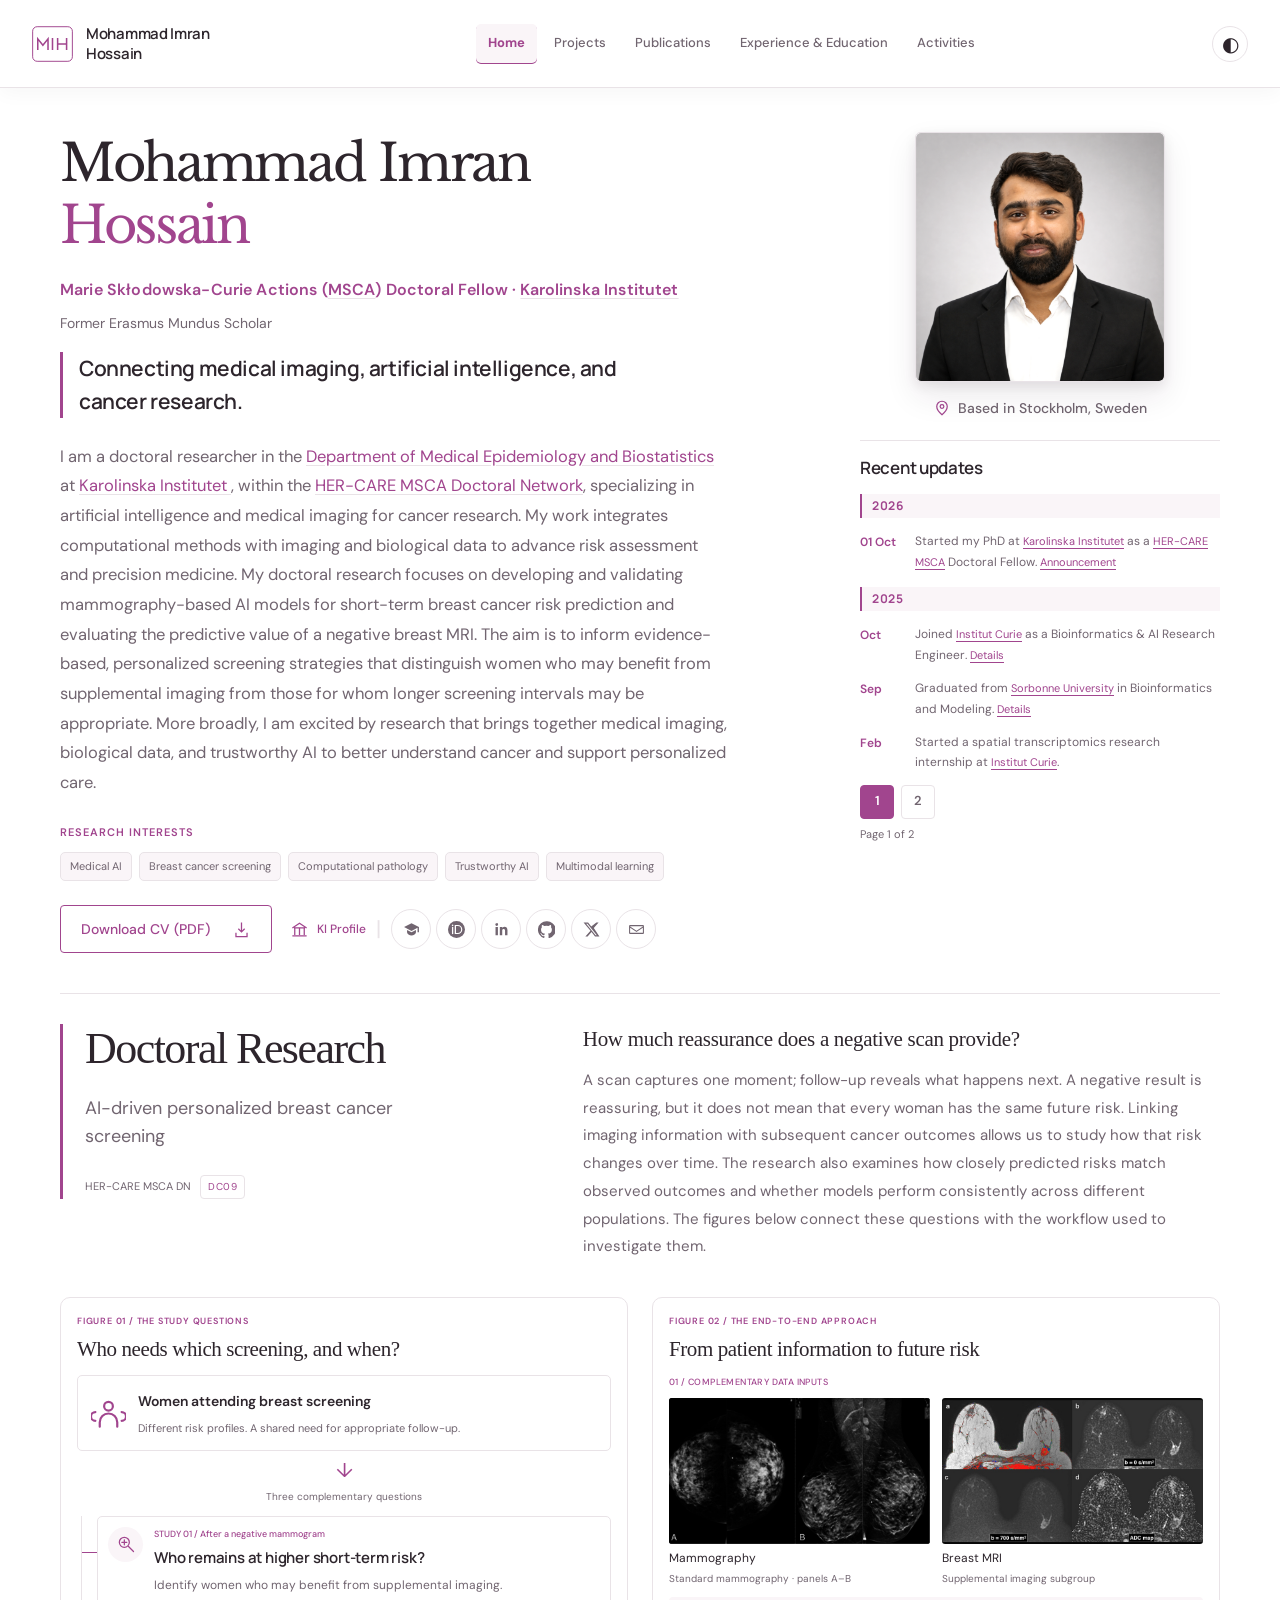
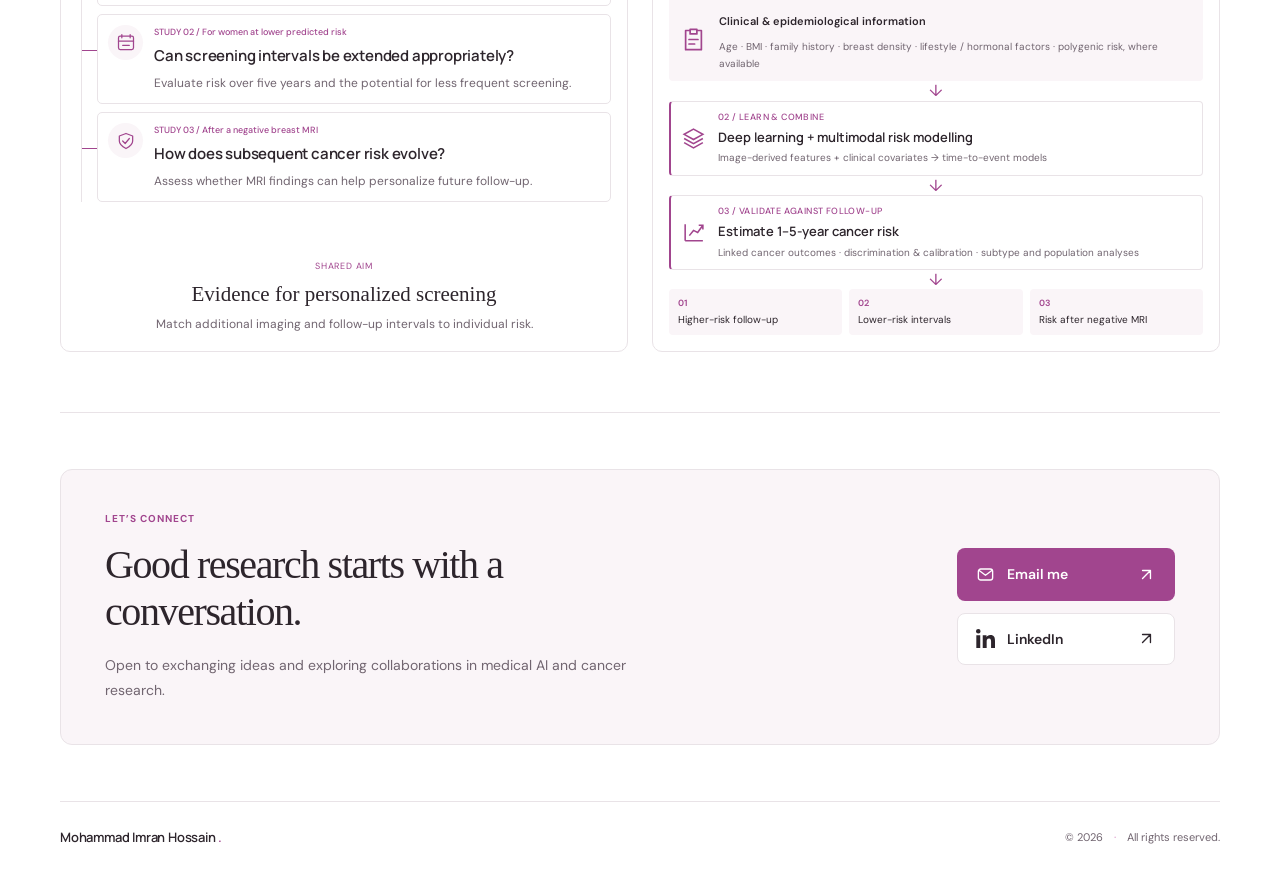
<file: index_beta.html>
<!DOCTYPE html>
<html lang="en">
 <head>
  <meta charset="utf-8"/>
  <meta content="width=device-width, initial-scale=1" name="viewport"/>
  <title>Mohammad Imran Hossain | Medical AI Researcher at Karolinska Institutet</title>
  <meta content="Mohammad Imran Hossain, MSCA Doctoral Fellow at Karolinska Institutet, researches medical AI, breast cancer risk prediction and personalized screening." name="description"/>
  <meta content="Mohammad Imran Hossain" name="author"/>
  <meta content="light dark" name="color-scheme"/>
  <link href="https://imran-maia.github.io/" rel="canonical"/>
  <meta content="Mohammad Imran Hossain | Medical AI Researcher at Karolinska Institutet" property="og:title"/>
  <meta content="Mohammad Imran Hossain, MSCA Doctoral Fellow at Karolinska Institutet, researches medical AI, breast cancer risk prediction and personalized screening." property="og:description"/>
  <meta content="website" property="og:type"/>
  <meta content="https://imran-maia.github.io/images/imran-hossain-headshot.png" property="og:image"/>
  <meta content="summary_large_image" name="twitter:card"/>
  <link href="https://fonts.googleapis.com" rel="preconnect"/>
  <link crossorigin="" href="https://fonts.gstatic.com" rel="preconnect"/>
  <link href="https://fonts.googleapis.com/css2?family=Libre+Baskerville:wght@400;700&amp;family=DM+Sans:wght@400;500;600;700&amp;family=Manrope:wght@400;500;600;700;800&amp;display=swap" rel="stylesheet"/>
  <link href="academic.css" rel="stylesheet"/>
  <script defer="" src="academic.js">
  </script>
  <meta property="og:url" content="https://imran-maia.github.io/"/>
  <meta property="og:site_name" content="Mohammad Imran Hossain"/>
  <meta property="og:locale" content="en_US"/>
  <meta property="og:image:alt" content="Mohammad Imran Hossain ? medical AI researcher"/>
  <meta name="twitter:title" content="Mohammad Imran Hossain | Medical AI Researcher at Karolinska Institutet"/>
  <meta name="twitter:description" content="Mohammad Imran Hossain, MSCA Doctoral Fellow at Karolinska Institutet, researches medical AI, breast cancer risk prediction and personalized screening."/>
  <meta name="twitter:image" content="https://imran-maia.github.io/images/imran-hossain-headshot.png"/>
  <meta name="twitter:image:alt" content="Mohammad Imran Hossain ? medical AI researcher"/>
  <meta name="robots" content="noindex, follow"/>
  <script type="application/ld+json">
{
  "@context": "https://schema.org",
  "@graph": [
    {
      "@type": "WebSite",
      "@id": "https://imran-maia.github.io/#website",
      "url": "https://imran-maia.github.io/",
      "name": "Mohammad Imran Hossain",
      "publisher": {
        "@id": "https://imran-maia.github.io/#person"
      },
      "inLanguage": "en"
    },
    {
      "@type": "Person",
      "@id": "https://imran-maia.github.io/#person",
      "name": "Mohammad Imran Hossain",
      "givenName": "Mohammad Imran",
      "familyName": "Hossain",
      "url": "https://imran-maia.github.io/",
      "image": "https://imran-maia.github.io/images/imran-hossain-headshot.png",
      "jobTitle": "MSCA Doctoral Fellow",
      "description": "Mohammad Imran Hossain, MSCA Doctoral Fellow at Karolinska Institutet, researches medical AI, breast cancer risk prediction and personalized screening.",
      "worksFor": {
        "@type": "Organization",
        "name": "Karolinska Institutet",
        "url": "https://ki.se/en"
      },
      "affiliation": {
        "@type": "Organization",
        "name": "HER-CARE MSCA Doctoral Network",
        "url": "https://www.her-care.eu/"
      },
      "sameAs": [
        "https://ki.se/en/people/md-imran-hossain",
        "https://orcid.org/0009-0004-2122-1168",
        "https://www.linkedin.com/in/mohammad-imran-hossain-23721812a/",
        "https://scholar.google.com/citations?user=ypmKWxkAAAAJ",
        "https://github.com/imran-maia"
      ],
      "knowsAbout": [
        "Medical artificial intelligence",
        "Breast cancer screening",
        "Computational pathology",
        "Trustworthy AI",
        "Multimodal learning"
      ]
    },
    {
      "@type": "ProfilePage",
      "@id": "https://imran-maia.github.io/#webpage",
      "url": "https://imran-maia.github.io/",
      "name": "Mohammad Imran Hossain | Medical AI Researcher at Karolinska Institutet",
      "description": "Mohammad Imran Hossain, MSCA Doctoral Fellow at Karolinska Institutet, researches medical AI, breast cancer risk prediction and personalized screening.",
      "isPartOf": {
        "@id": "https://imran-maia.github.io/#website"
      },
      "about": {
        "@id": "https://imran-maia.github.io/#person"
      },
      "inLanguage": "en",
      "mainEntity": {
        "@id": "https://imran-maia.github.io/#person"
      }
    }
  ]
}
  </script>
 </head>
 <body>
  <a class="skip-link" href="#main">
   Skip to content
  </a>
  <header class="site-header">
   <a aria-label="Mohammad Imran Hossain home" class="brand" href="/">
    <svg aria-hidden="true" class="brand-monogram" focusable="false" viewBox="0 0 64 56">
     <rect fill="none" height="54" rx="7" stroke="currentColor" stroke-width="1.5" width="62" x="1" y="1">
     </rect>
     <path d="M9 36V20l8 10 8-10v16M32 20v16M40 20v16M54 20v16M40 28h14" fill="none" stroke="currentColor" stroke-linecap="square" stroke-linejoin="miter" stroke-width="2.4">
     </path>
    </svg>
    <span class="brand-name">
     Mohammad Imran Hossain
    </span>
   </a>
   <nav aria-label="Main navigation" id="navigation">
    <a href="/" aria-current="page">Home</a>
    <a href="projects.html">Projects</a>
    <a href="publications.html">Publications</a>
    <a href="education.html">Experience &amp; Education</a>
    <a href="activities.html">Activities</a>
   </nav>
   <div class="header-actions">
    <button aria-label="Switch color theme" class="theme-toggle" type="button">
     ◐
    </button>
    <button aria-controls="navigation" aria-expanded="false" aria-label="Open navigation" class="menu-toggle" type="button">
     Menu
    </button>
   </div>
  </header>
  <main id="main">
   <section class="hero" id="about">
    <div class="hero-copy">
     <h1>
      Mohammad Imran
      <br/>
      <span>
       Hossain
      </span>
     </h1>
     <p class="eyebrow fellowship-label">
      Marie Skłodowska-Curie Actions (<a class="organization-link" href="https://marie-sklodowska-curie-actions.ec.europa.eu/">MSCA</a>) Doctoral Fellow ·
      <a href="https://ki.se/en">
       Karolinska Institutet
      </a>
     </p>
     <p class="former-scholar">Former Erasmus Mundus Scholar</p>
     <p class="hero-statement">
      Connecting medical imaging, artificial intelligence, and cancer research.
     </p>
     <p class="hero-summary">
      I am a doctoral researcher in the <a class="organization-link" href="https://ki.se/en/meb">Department of Medical Epidemiology and Biostatistics</a> at
      <a href="https://ki.se/en">
       Karolinska Institutet
      </a>
      , within the <a href="https://www.her-care.eu/">HER-CARE MSCA Doctoral Network</a>, specializing in artificial intelligence and medical imaging for cancer research. My work integrates computational methods with imaging and biological data to advance risk assessment and precision medicine. My doctoral research focuses on developing and validating mammography-based AI models for short-term breast cancer risk prediction and evaluating the predictive value of a negative breast MRI. The aim is to inform evidence-based, personalized screening strategies that distinguish women who may benefit from supplemental imaging from those for whom longer screening intervals may be appropriate. More broadly, I am excited by research that brings together medical imaging, biological data, and trustworthy AI to better understand cancer and support personalized care.
     </p>
     <div class="hero-interests" aria-labelledby="interests-heading">
      <h2 id="interests-heading">Research interests</h2>
      <ul><li>Medical AI</li><li>Breast cancer screening</li><li>Computational pathology</li><li>Trustworthy AI</li><li>Multimodal learning</li></ul>
     </div>
     <div class="hero-actions">
      <a aria-label="Download curriculum vitae (PDF)" class="button cv-download" download="Mohammad_Imran_Hossain_CV.pdf" href="Mohammad_Imran_Hossain_CV.pdf">
       Download CV (PDF)
       <svg aria-hidden="true" fill="none" stroke="currentColor" stroke-width="1.6" viewBox="0 0 24 24">
        <path d="M12 3v12m-4-4 4 4 4-4M5 16v5h14v-5">
        </path>
       </svg>
      </a>
      <div class="profile-link-row">
       <a aria-label="Karolinska Institutet profile" class="institution-profile" href="https://ki.se/en/people/md-imran-hossain" rel="noopener noreferrer" target="_blank" title="Karolinska Institutet profile">
        <svg aria-hidden="true" fill="none" stroke="currentColor" stroke-width="1.6" viewBox="0 0 24 24">
         <path d="m3 10 9-6 9 6M5 10h14M6 10v9m6-9v9m6-9v9M3 20h18">
         </path>
        </svg>
        KI Profile
       </a>
       <span aria-hidden="true" class="profile-link-divider">
        |
       </span>
       <div aria-label="Academic and professional profiles" class="socials">
        <a aria-label="Google Scholar" href="https://scholar.google.fr/citations?user=ypmKWxkAAAAJ&amp;hl=fr" rel="noreferrer" target="_blank" title="Google Scholar">
         <svg aria-hidden="true" viewBox="0 0 24 24">
          <path d="M12 3 1.5 8.6 12 14l8.55-4.4V16h1.95V8.6L12 3Zm-6.3 9.6V16c0 2.55 3.45 4.5 6.3 4.5s6.3-1.95 6.3-4.5v-3.4L12 16l-6.3-3.4Z">
          </path>
         </svg>
        </a>
        <a aria-label="ORCID" href="https://orcid.org/0009-0004-2122-1168" rel="noopener noreferrer" target="_blank" title="ORCID">
         <svg aria-hidden="true" viewBox="0 0 24 24">
          <circle cx="12" cy="12" fill="currentColor" r="12">
          </circle>
          <g fill="var(--paper)">
           <circle cx="6.5" cy="6.2" r="1.1">
           </circle>
           <path d="M5.6 8.5h1.8v10H5.6z">
           </path>
           <path d="M9.5 5.5h4.2a6.5 6.5 0 0 1 0 13H9.5zm1.8 1.7v9.6h2.4a4.8 4.8 0 0 0 0-9.6z" fill-rule="evenodd">
           </path>
          </g>
         </svg>
        </a>
        <a aria-label="LinkedIn" href="https://www.linkedin.com/in/mohammad-imran-hossain-23721812a/" rel="noreferrer" target="_blank" title="LinkedIn">
         <svg aria-hidden="true" viewBox="0 0 24 24">
          <path d="M6.94 8.5H3.56V20h3.38V8.5ZM5.25 3A1.97 1.97 0 0 0 3.28 5c0 1.08.88 1.94 1.94 1.94H5.25c1.1 0 1.97-.86 1.97-1.94A1.95 1.95 0 0 0 5.25 3ZM20.44 12.95c0-3.34-1.78-4.89-4.16-4.89-1.92 0-2.78 1.06-3.26 1.8V8.5H9.66c.04.9 0 11.5 0 11.5h3.36v-6.42c0-.34.03-.68.12-.93.27-.68.9-1.38 1.95-1.38 1.37 0 1.92 1.04 1.92 2.57V20H20.4l.04-7.05Z">
          </path>
         </svg>
        </a>
        <a aria-label="GitHub" href="https://github.com/imran-maia" rel="noreferrer" target="_blank" title="GitHub">
         <svg aria-hidden="true" viewBox="0 0 24 24">
          <path d="M12 .5a12 12 0 0 0-3.8 23.4c.6.1.82-.26.82-.58v-2.03c-3.34.72-4.04-1.42-4.04-1.42-.55-1.38-1.33-1.74-1.33-1.74-1.08-.73.08-.71.08-.71 1.2.08 1.83 1.22 1.83 1.22 1.05 1.82 2.77 1.3 3.45 1 .11-.77.42-1.3.76-1.6-2.67-.3-5.47-1.32-5.47-5.9 0-1.3.47-2.37 1.22-3.2-.12-.3-.53-1.52.12-3.16 0 0 1-.32 3.3 1.22a11.5 11.5 0 0 1 6 0c2.3-1.54 3.3-1.22 3.3-1.22.65 1.64.24 2.86.12 3.16.76.83 1.22 1.9 1.22 3.2 0 4.6-2.8 5.6-5.48 5.9.43.37.82 1.1.82 2.22v3.3c0 .32.22.7.83.58A12 12 0 0 0 12 .5Z">
          </path>
         </svg>
        </a>
        <a aria-label="X" href="https://twitter.com/imran_hossain23" rel="noreferrer" target="_blank" title="X">
         <svg aria-hidden="true" viewBox="0 0 24 24">
          <path d="M18.9 2H22l-6.77 7.74L23.2 22h-6.25l-4.9-6.4L6.46 22H3.35l7.24-8.27L.8 2h6.4l4.42 5.83L18.9 2Zm-1.1 18h1.73L6.3 3.9H4.45L17.8 20Z">
          </path>
         </svg>
        </a>
        <a aria-label="Email" href="mailto:hossainimran.maia@gmail.com" title="Email">
         <svg aria-hidden="true" viewBox="0 0 24 24">
          <path d="M3 5.5h18A1.5 1.5 0 0 1 22.5 7v10A1.5 1.5 0 0 1 21 18.5H3A1.5 1.5 0 0 1 1.5 17V7A1.5 1.5 0 0 1 3 5.5Zm0 2v.27l9 5.93 9-5.93V7.5H3Zm18 9V9.56l-8.59 5.66a.75.75 0 0 1-.82 0L3 9.56v6.94h18Z">
          </path>
         </svg>
        </a>
       </div>
      </div>
     </div>
    </div>
    <aside aria-label="Profile and recent updates" class="profile-sidebar">
     <figure class="portrait">
      <div class="portrait-frame">
       <img alt="Professional portrait of Mohammad Imran Hossain" fetchpriority="high" height="800" src="images/imran-hossain-headshot.png" width="800"/>
      </div>
      <figcaption>
       <svg aria-hidden="true" class="location-icon" fill="none" stroke="currentColor" stroke-width="1.6" viewBox="0 0 24 24">
        <path d="M19 10c0 5-7 11-7 11S5 15 5 10a7 7 0 1 1 14 0Z">
        </path>
        <circle cx="12" cy="10" r="2.5">
        </circle>
       </svg>
       <span>
        Based in Stockholm, Sweden
       </span>
      </figcaption>
     </figure>
     <section aria-labelledby="updates-heading" class="profile-updates" id="news">
      <div>
       <h2 id="updates-heading">
        Recent updates
       </h2>
      </div>
      <div class="news-items" data-news-items="" id="news-items">
       <div class="news-year-group" data-news-year="2026">
        <h3 class="news-year-bar">
         2026
        </h3>
        <article>
         <time datetime="2026-10-01">
          01 Oct
         </time>
         <p>
          Started my PhD at <a class="organization-link" href="https://ki.se/en">Karolinska Institutet</a> as a <a class="organization-link" href="https://www.her-care.eu/">HER-CARE</a> <a class="organization-link" href="https://marie-sklodowska-curie-actions.ec.europa.eu/">MSCA</a> Doctoral Fellow.
          <a href="https://www.linkedin.com/posts/mohammad-imran-hossain-23721812a_msca-mariecurie-horizoneurope-activity-7496135353922301952--GzF">
           Announcement
          </a>
         </p>
        </article>
       </div>
       <div class="news-year-group" data-news-year="2025">
        <h3 class="news-year-bar">
         2025
        </h3>
        <article>
         <time datetime="2025-10">
          Oct
         </time>
         <p>
          Joined <a class="organization-link" href="https://institut-curie.org/">Institut Curie</a> as a Bioinformatics &amp; AI Research Engineer.
          <a href="https://institut-curie.org/">
           Details
          </a>
         </p>
        </article>
        <article>
         <time datetime="2025-09">
          Sep
         </time>
         <p>
          Graduated from <a class="organization-link" href="https://www.sorbonne-universite.fr/en">Sorbonne University</a> in Bioinformatics and Modeling.
          <a href="https://www.sorbonne-universite.fr/en">
           Details
          </a>
         </p>
        </article>
        <article>
         <time datetime="2025-02">
          Feb
         </time>
         <p>
          Started a spatial transcriptomics research internship at <a class="organization-link" href="https://institut-curie.org/">Institut Curie</a>.
         </p>
        </article>
       </div>
       <div class="news-year-group" data-news-year="2024">
        <h3 class="news-year-bar">
         2024
        </h3>
        <article>
         <time datetime="2024-09">
          Sep
         </time>
         <p>
          Completed the <a class="organization-link" href="https://erasmus-plus.ec.europa.eu/opportunities/individuals/students/erasmus-mundus-joint-masters">Erasmus Mundus</a> Master’s in Medical Imaging and Applications.
         </p>
        </article>
        <article>
         <time datetime="2024-07">
          Jul
         </time>
         <p>
          Placed second in the MAIA Brain Tissue Segmentation Challenge.
         </p>
        </article>
        <article>
         <time datetime="2024-02">
          Feb
         </time>
         <p>
          Started a computational pathology research internship at <a class="organization-link" href="https://www.cnrs.fr/en">CNRS</a>.
         </p>
        </article>
       </div>
      </div>
      <div aria-label="Recent updates pages" class="news-pagination" data-news-pagination="" hidden="" role="group">
      </div>
      <p aria-atomic="true" aria-live="polite" class="news-page-status" data-news-status="">
      </p>
     </section>
    </aside>
   </section>
   <section aria-labelledby="doctoral-heading" class="section research-section research-home-overview" id="research">
    <div class="doctoral-intro">
     <div class="doctoral-heading">
      <h2 id="doctoral-heading">Doctoral Research</h2>
      <p class="doctoral-focus">AI-driven personalized breast cancer screening</p>
      <div class="doctoral-network-actions">
       <p class="doctoral-network"><a href="https://www.her-care.eu/" aria-label="HER-CARE MSCA Doctoral Network">HER-CARE MSCA DN</a><span class="doctoral-position">DC09</span></p>
      </div>
     </div>
     <div class="doctoral-context">
      <p class="doctoral-question">How much reassurance does a negative scan provide?</p>
      <p class="research-home-description">A scan captures one moment; follow-up reveals what happens next. A negative result is reassuring, but it does not mean that every woman has the same future risk. Linking imaging information with subsequent cancer outcomes allows us to study how that risk changes over time. The research also examines how closely predicted risks match observed outcomes and whether models perform consistently across different populations. The figures below connect these questions with the workflow used to investigate them.</p>
     </div>
    </div>
    <div class="research-figure-pair">
     <figure aria-labelledby="research-overview-title" class="study-questions-figure">
      <figcaption id="research-overview-title"><span class="figure-kicker">FIGURE 01 / THE STUDY QUESTIONS</span><strong>Who needs which screening, and when?</strong></figcaption>
      <div class="screening-start"><svg aria-hidden="true" fill="none" stroke="currentColor" stroke-linecap="round" stroke-linejoin="round" stroke-width="1.5" viewBox="0 0 24 24"><circle cx="12" cy="7" r="3"/><path d="M6 21v-3a6 6 0 0 1 12 0v3M3 11a3 3 0 0 0 0 6m18-6a3 3 0 0 1 0 6"/></svg><div><strong>Women attending breast screening</strong><span>Different risk profiles. A shared need for appropriate follow-up.</span></div></div>
      <div class="question-transition"><span aria-hidden="true">&darr;</span><p>Three complementary questions</p></div>
      <div class="study-pathways">
<div class="study-pathway pathway-higher"><span class="study-path-icon"><svg aria-hidden="true" fill="none" stroke="currentColor" stroke-linecap="round" stroke-linejoin="round" stroke-width="1.5" viewBox="0 0 24 24"><circle cx="10" cy="10" r="6"/><path d="m15 15 6 6M10 7v6m-3-3h6"/></svg></span><div><p class="study-context">STUDY 01 / After a negative mammogram</p><h3>Who remains at higher short-term risk?</h3><p>Identify women who may benefit from supplemental imaging.</p></div></div>
<div class="study-pathway pathway-lower"><span class="study-path-icon"><svg aria-hidden="true" fill="none" stroke="currentColor" stroke-linecap="round" stroke-linejoin="round" stroke-width="1.5" viewBox="0 0 24 24"><rect height="16" rx="2" width="18" x="3" y="5"/><path d="M7 3v4m10-4v4M3 11h18m-13 5h8"/></svg></span><div><p class="study-context">STUDY 02 / For women at lower predicted risk</p><h3>Can screening intervals be extended appropriately?</h3><p>Evaluate risk over five years and the potential for less frequent screening.</p></div></div>
<div class="study-pathway pathway-mri"><span class="study-path-icon"><svg aria-hidden="true" fill="none" stroke="currentColor" stroke-linecap="round" stroke-linejoin="round" stroke-width="1.5" viewBox="0 0 24 24"><path d="m12 3 8 3v6c0 5-8 9-8 9s-8-4-8-9V6Z"/><path d="m8 12 3 3 5-6"/></svg></span><div><p class="study-context">STUDY 03 / After a negative breast MRI</p><h3>How does subsequent cancer risk evolve?</h3><p>Assess whether MRI findings can help personalize future follow-up.</p></div></div>
      </div>
      <div class="study-aim"><span>SHARED AIM</span><strong>Evidence for personalized screening</strong><p>Match additional imaging and follow-up intervals to individual risk.</p></div>
     </figure>
     <figure aria-labelledby="compact-pipeline-title" class="end-to-end-figure">
      <figcaption id="compact-pipeline-title"><span class="figure-kicker">FIGURE 02 / THE END-TO-END APPROACH</span><strong>From patient information to future risk</strong></figcaption>
      <div class="study-input-label">01 / COMPLEMENTARY DATA INPUTS</div>
      <div class="study-scan-inputs">
       <figure><a aria-label="View full mammography figure; preview shows panels A and B" class="mammography-ab-preview" href="images/research/mammography-example.jpg" rel="noopener" target="_blank"><img alt="Standard mammography views, panels A and B of the published figure" height="866" loading="lazy" src="images/research/mammography-example.jpg" width="750"/></a><figcaption>Mammography<span>Standard mammography &middot; panels A&ndash;B</span></figcaption></figure>
       <figure><a aria-label="View the full published breast MRI figure" href="images/research/breast-mri-example.jpg" rel="noopener" target="_blank"><img alt="Published example of contrast-enhanced and diffusion-weighted breast MRI" height="408" loading="lazy" src="images/research/breast-mri-example.jpg" width="750"/></a><figcaption>Breast MRI<span>Supplemental imaging subgroup</span></figcaption></figure>
      </div>
      <div class="study-clinical-inputs"><svg aria-hidden="true" fill="none" stroke="currentColor" stroke-linecap="round" stroke-linejoin="round" stroke-width="1.5" viewBox="0 0 24 24"><path d="M8 4H5v17h14V4h-3M9 3h6v4H9ZM8 12h8m-8 4h5"/></svg><div><strong>Clinical &amp; epidemiological information</strong><p>Age &middot; BMI &middot; family history &middot; breast density &middot; lifestyle / hormonal factors &middot; polygenic risk, where available</p></div></div>
      <div aria-hidden="true" class="study-flow-connector">&darr;</div>
      <div class="study-model-stage"><span class="model-stage-icon"><svg aria-hidden="true" fill="none" stroke="currentColor" stroke-width="1.5" viewBox="0 0 24 24"><path d="m12 3 9 5-9 5-9-5Zm-9 9 9 5 9-5M3 16l9 5 9-5"/></svg></span><div><span class="study-input-label">02 / LEARN &amp; COMBINE</span><h3>Deep learning + multimodal risk modelling</h3><p>Image-derived features + clinical covariates &rarr; time-to-event models</p></div></div>
      <div aria-hidden="true" class="study-flow-connector">&darr;</div>
      <div class="study-validation-stage"><span class="model-stage-icon"><svg aria-hidden="true" fill="none" stroke="currentColor" stroke-width="1.5" viewBox="0 0 24 24"><path d="M4 20V4m0 16h17M8 15l4-5 4 2 5-7m-4 0h4v4"/></svg></span><div><span class="study-input-label">03 / VALIDATE AGAINST FOLLOW-UP</span><h3>Estimate 1&ndash;5-year cancer risk</h3><p>Linked cancer outcomes &middot; discrimination &amp; calibration &middot; subtype and population analyses</p></div></div>
      <div aria-hidden="true" class="study-flow-connector">&darr;</div>
      <div class="study-output-labels"><span><b>01</b>Higher-risk follow-up</span><span><b>02</b>Lower-risk intervals</span><span><b>03</b>Risk after negative MRI</span></div>
     </figure>
    </div>
   </section>
   <section aria-labelledby="contact-heading" class="contact contact-panel" id="contact">
    <div class="contact-copy">
     <p class="eyebrow">LET&rsquo;S CONNECT</p>
     <h2 id="contact-heading">Good research starts with a conversation.</h2>
     <p>Open to exchanging ideas and exploring collaborations in medical AI and cancer research.</p>
    </div>
    <div class="contact-actions">
     <a class="button primary contact-button" href="mailto:hossainimran.maia@gmail.com"><svg aria-hidden="true" class="contact-action-icon" viewBox="0 0 24 24" fill="none" stroke="currentColor" stroke-width="1.7" stroke-linecap="round" stroke-linejoin="round"><rect x="3" y="5" width="18" height="14" rx="3"/><path d="m4 7 8 6 8-6"/></svg><span class="contact-button-label">Email me</span><svg aria-hidden="true" class="contact-arrow" viewBox="0 0 24 24" fill="none" stroke="currentColor" stroke-width="1.7" stroke-linecap="round" stroke-linejoin="round"><path d="M7 17 17 7M7 7h10v10"/></svg></a>
     <a class="button contact-button contact-linkedin" href="https://www.linkedin.com/in/mohammad-imran-hossain-23721812a/"><svg aria-hidden="true" class="contact-action-icon" viewBox="0 0 24 24" fill="currentColor"><path d="M5.37 24H.4V7.98h4.97ZM2.88 5.8A2.9 2.9 0 1 1 2.9 0a2.9 2.9 0 0 1-.02 5.8ZM24 24h-4.96v-7.8c0-1.86-.04-4.25-2.59-4.25-2.59 0-2.98 2.02-2.98 4.12V24H8.5V7.98h4.77v2.19h.07c.67-1.26 2.29-2.59 4.7-2.59 5.03 0 5.96 3.31 5.96 7.62Z"/></svg><span class="contact-button-label">LinkedIn</span><svg aria-hidden="true" class="contact-arrow" viewBox="0 0 24 24" fill="none" stroke="currentColor" stroke-width="1.7" stroke-linecap="round" stroke-linejoin="round"><path d="M7 17 17 7M7 7h10v10"/></svg></a>
    </div>
   </section>
  </main>
  <footer class="site-footer">
   <a aria-label="Mohammad Imran Hossain home" class="footer-signature" href="/">Mohammad Imran Hossain<span class="brand-dot">.</span></a>
   <p class="footer-copyright">&copy; 2026 <span aria-hidden="true">&middot;</span> All rights reserved.</p>
  </footer>
 </body>
</html>
</file>
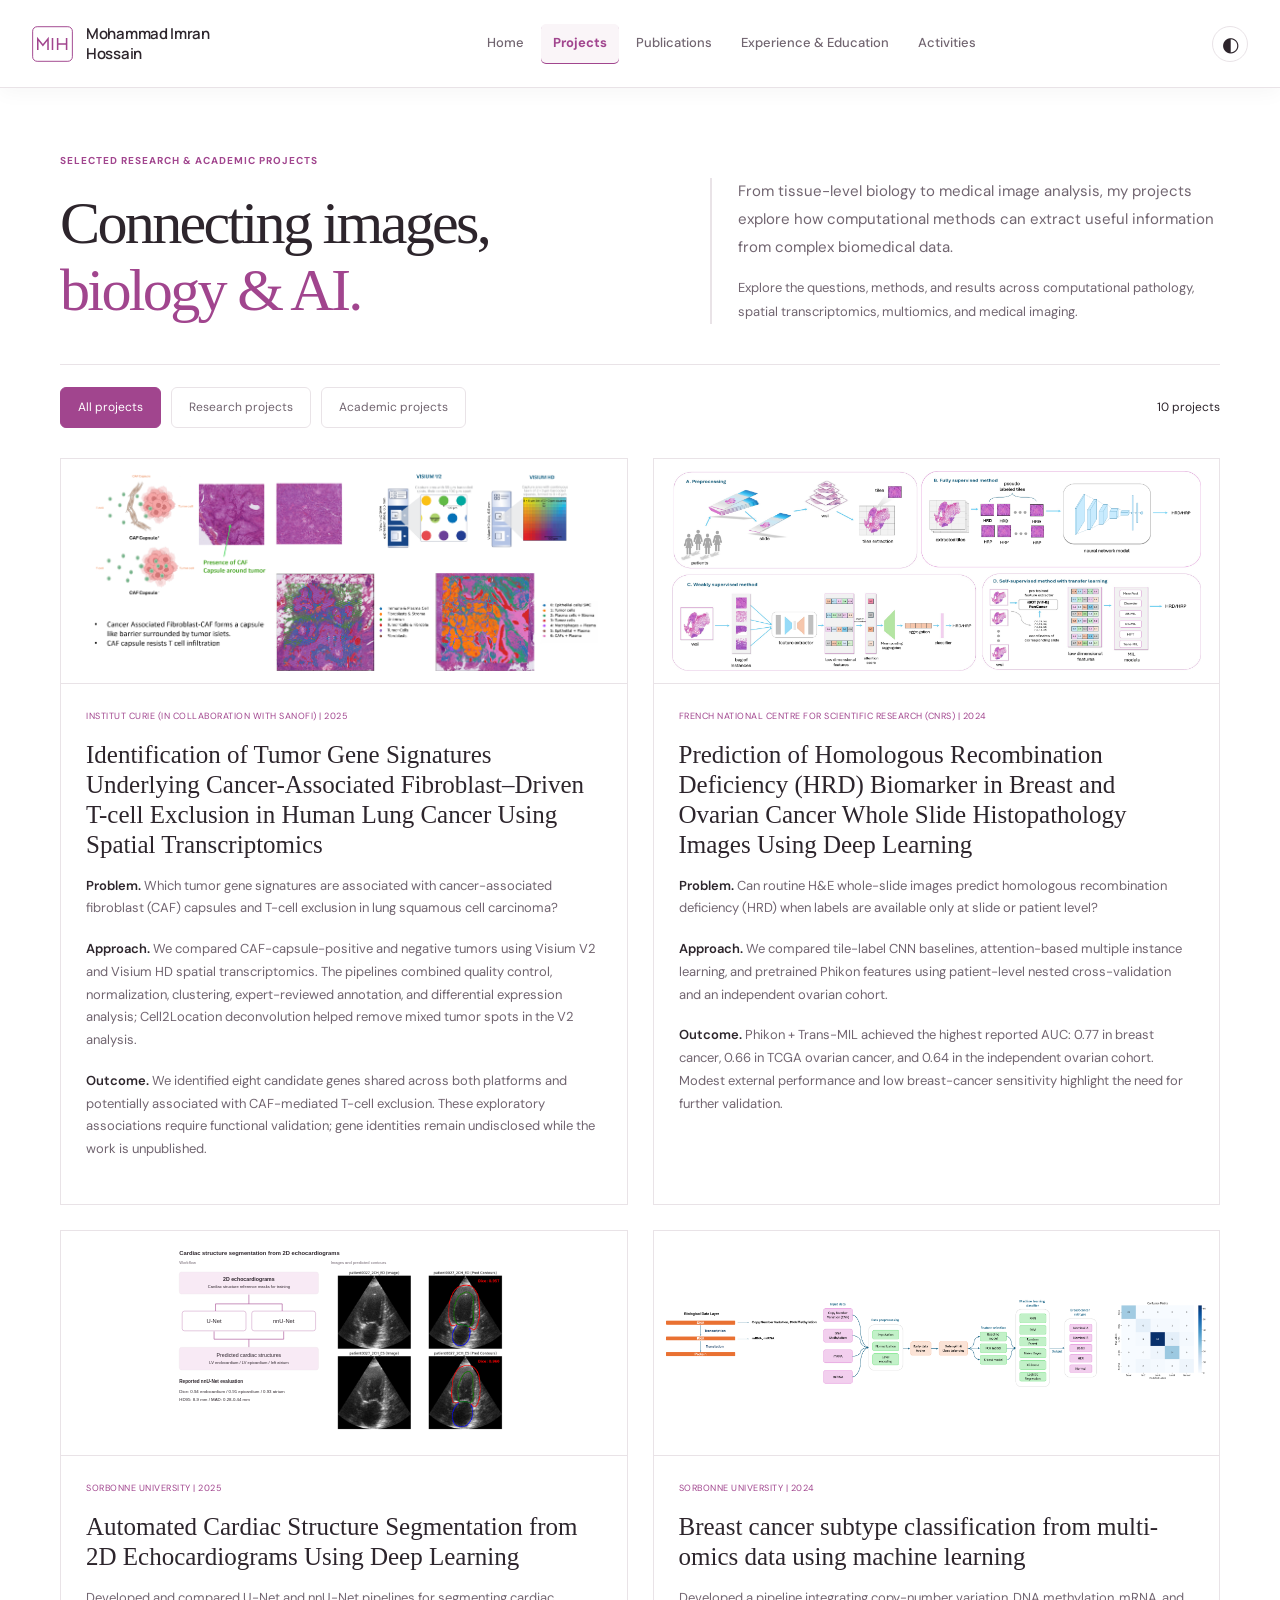
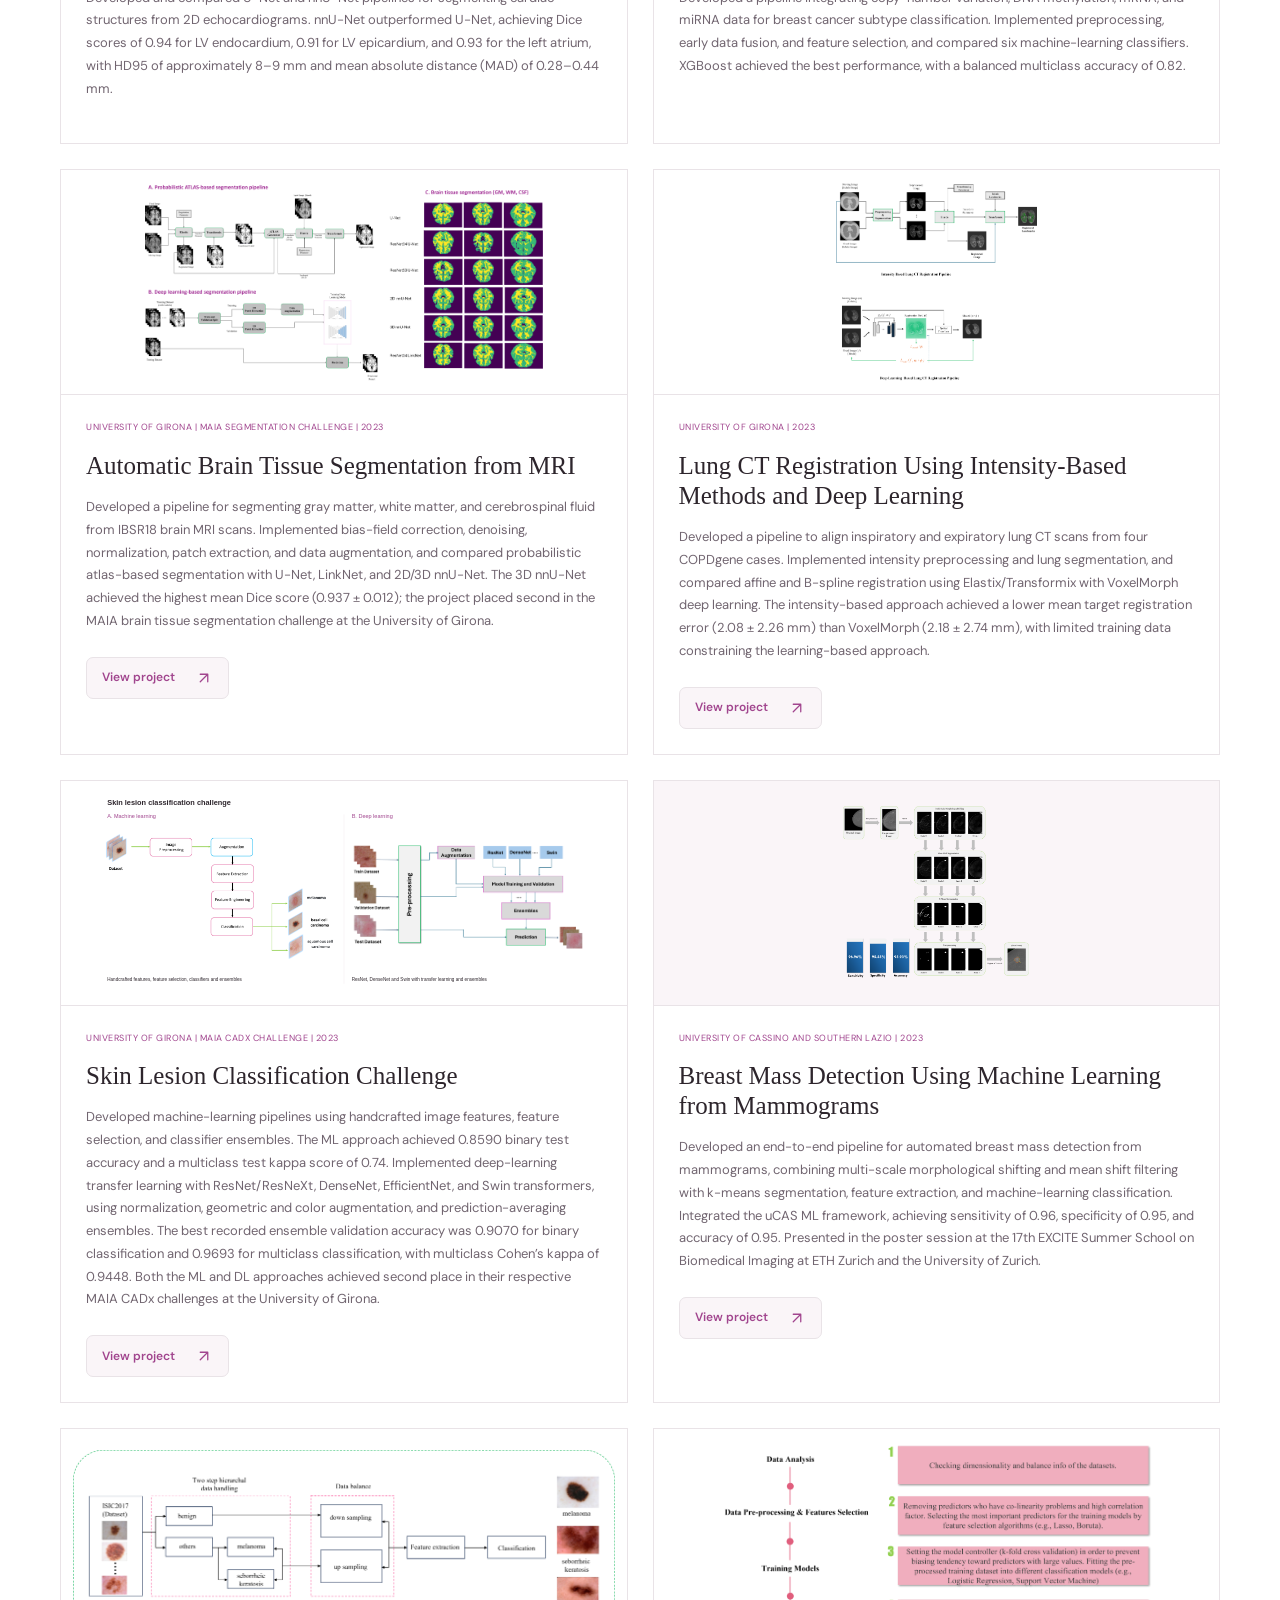
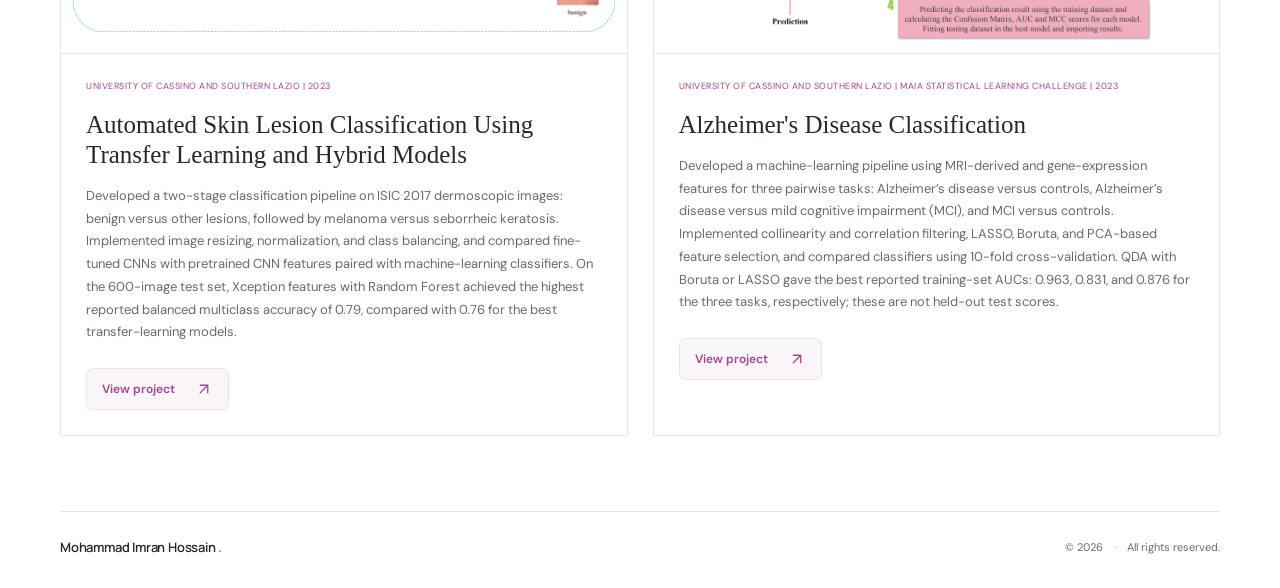
<file: projects.html>
<!DOCTYPE html>
<html lang="en">
 <head>
  <meta charset="utf-8"/>
  <meta content="width=device-width, initial-scale=1" name="viewport"/>
  <title>Research Projects | Mohammad Imran Hossain</title>
  <meta content="Explore Mohammad Imran Hossain?s projects in medical imaging, computational pathology, multiomics and machine learning, with methods, results and code." name="description"/>
  <meta content="Mohammad Imran Hossain" name="author"/>
  <meta content="light dark" name="color-scheme"/>
  <link href="https://imran-maia.github.io/projects.html" rel="canonical"/>
  <meta content="Research Projects | Mohammad Imran Hossain" property="og:title"/>
  <meta content="Explore Mohammad Imran Hossain?s projects in medical imaging, computational pathology, multiomics and machine learning, with methods, results and code." property="og:description"/>
  <meta content="website" property="og:type"/>
  <meta content="https://imran-maia.github.io/images/imran-hossain-headshot.png" property="og:image"/>
  <meta content="summary_large_image" name="twitter:card"/>
  <link href="https://fonts.googleapis.com" rel="preconnect"/>
  <link crossorigin="" href="https://fonts.gstatic.com" rel="preconnect"/>
  <link href="https://fonts.googleapis.com/css2?family=DM+Sans:wght@400;500;600;700&amp;family=Manrope:wght@400;500;600;700;800&amp;display=swap" rel="stylesheet"/>
  <link href="academic.css" rel="stylesheet"/>
  <script defer="" src="academic.js">
  </script>
  <meta property="og:url" content="https://imran-maia.github.io/projects.html"/>
  <meta property="og:site_name" content="Mohammad Imran Hossain"/>
  <meta property="og:locale" content="en_US"/>
  <meta property="og:image:alt" content="Mohammad Imran Hossain ? medical AI researcher"/>
  <meta name="twitter:title" content="Research Projects | Mohammad Imran Hossain"/>
  <meta name="twitter:description" content="Explore Mohammad Imran Hossain?s projects in medical imaging, computational pathology, multiomics and machine learning, with methods, results and code."/>
  <meta name="twitter:image" content="https://imran-maia.github.io/images/imran-hossain-headshot.png"/>
  <meta name="twitter:image:alt" content="Mohammad Imran Hossain ? medical AI researcher"/>
  <meta name="robots" content="index, follow, max-image-preview:large"/>
  <script type="application/ld+json">
{
  "@context": "https://schema.org",
  "@graph": [
    {
      "@type": "WebSite",
      "@id": "https://imran-maia.github.io/#website",
      "url": "https://imran-maia.github.io/",
      "name": "Mohammad Imran Hossain",
      "publisher": {
        "@id": "https://imran-maia.github.io/#person"
      },
      "inLanguage": "en"
    },
    {
      "@type": "Person",
      "@id": "https://imran-maia.github.io/#person",
      "name": "Mohammad Imran Hossain",
      "givenName": "Mohammad Imran",
      "familyName": "Hossain",
      "url": "https://imran-maia.github.io/",
      "image": "https://imran-maia.github.io/images/imran-hossain-headshot.png",
      "jobTitle": "MSCA Doctoral Fellow",
      "description": "Mohammad Imran Hossain, MSCA Doctoral Fellow at Karolinska Institutet, researches medical AI, breast cancer risk prediction and personalized screening.",
      "worksFor": {
        "@type": "Organization",
        "name": "Karolinska Institutet",
        "url": "https://ki.se/en"
      },
      "affiliation": {
        "@type": "Organization",
        "name": "HER-CARE MSCA Doctoral Network",
        "url": "https://www.her-care.eu/"
      },
      "sameAs": [
        "https://ki.se/en/people/md-imran-hossain",
        "https://orcid.org/0009-0004-2122-1168",
        "https://www.linkedin.com/in/mohammad-imran-hossain-23721812a/",
        "https://scholar.google.com/citations?user=ypmKWxkAAAAJ",
        "https://github.com/imran-maia"
      ],
      "knowsAbout": [
        "Medical artificial intelligence",
        "Breast cancer screening",
        "Computational pathology",
        "Trustworthy AI",
        "Multimodal learning"
      ]
    },
    {
      "@type": "CollectionPage",
      "@id": "https://imran-maia.github.io/projects.html#webpage",
      "url": "https://imran-maia.github.io/projects.html",
      "name": "Research Projects | Mohammad Imran Hossain",
      "description": "Explore Mohammad Imran Hossain?s projects in medical imaging, computational pathology, multiomics and machine learning, with methods, results and code.",
      "isPartOf": {
        "@id": "https://imran-maia.github.io/#website"
      },
      "about": {
        "@id": "https://imran-maia.github.io/#person"
      },
      "inLanguage": "en",
      "breadcrumb": {
        "@id": "https://imran-maia.github.io/projects.html#breadcrumb"
      }
    },
    {
      "@type": "BreadcrumbList",
      "@id": "https://imran-maia.github.io/projects.html#breadcrumb",
      "itemListElement": [
        {
          "@type": "ListItem",
          "position": 1,
          "name": "Home",
          "item": "https://imran-maia.github.io/"
        },
        {
          "@type": "ListItem",
          "position": 2,
          "name": "Projects",
          "item": "https://imran-maia.github.io/projects.html"
        }
      ]
    }
  ]
}
  </script>
 </head>
 <body>
  <a class="skip-link" href="#main">
   Skip to content
  </a>
  <header class="site-header">
   <a aria-label="Mohammad Imran Hossain home" class="brand" href="/">
    <svg aria-hidden="true" class="brand-monogram" focusable="false" viewBox="0 0 64 56">
     <rect fill="none" height="54" rx="7" stroke="currentColor" stroke-width="1.5" width="62" x="1" y="1">
     </rect>
     <path d="M9 36V20l8 10 8-10v16M32 20v16M40 20v16M54 20v16M40 28h14" fill="none" stroke="currentColor" stroke-linecap="square" stroke-linejoin="miter" stroke-width="2.4">
     </path>
    </svg>
    <span class="brand-name">
     Mohammad Imran Hossain
    </span>
   </a>
   <nav aria-label="Main navigation" id="navigation">
    <a href="/">Home</a>
    <a href="projects.html" aria-current="page">Projects</a>
    <a href="publications.html">Publications</a>
    <a href="education.html">Experience &amp; Education</a>
    <a href="activities.html">Activities</a>
   </nav>
   <div class="header-actions">
    <button aria-label="Switch color theme" class="theme-toggle" type="button">
     ◐
    </button>
    <button aria-controls="navigation" aria-expanded="false" aria-label="Open navigation" class="menu-toggle" type="button">
     Menu
    </button>
   </div>
  </header>
  <main id="main">
   <section aria-labelledby="projects-heading" class="archive-intro projects-intro">
    <div class="projects-intro-grid">
     <div>
      <p class="eyebrow">SELECTED RESEARCH &amp; ACADEMIC PROJECTS</p>
      <h1 id="projects-heading">Connecting images,<br/><span>biology &amp; AI.</span></h1>
     </div>
     <div class="projects-intro-copy">
      <p>From tissue-level biology to medical image analysis, my projects explore how computational methods can extract useful information from complex biomedical data.</p>
      <p>Explore the questions, methods, and results across computational pathology, spatial transcriptomics, multiomics, and medical imaging.</p>
     </div>
    </div>
    <div class="projects-browse-row">
    <div aria-label="Filter projects" class="filter-bar" role="group">
     <button aria-pressed="true" data-filter="all">
      All projects
     </button>
     <button aria-pressed="false" data-filter="research">
      Research projects
     </button>
     <button aria-pressed="false" data-filter="academic">
      Academic projects
     </button>
    </div>
    <p aria-live="polite" class="filter-count">
     10 projects
    </p>
    </div>
   </section>
   <section aria-label="Projects" class="archive-grid">
    <article class="project-item curie-project" data-category="research">
     <div class="project-text">
      <span class="project-meta">
       <a href="https://institut-curie.org/institut-curie" rel="noreferrer" target="_blank">
        Institut Curie
       </a>
       (in collaboration with
       <a href="https://www.sanofi.com/en/" rel="noreferrer" target="_blank">
        Sanofi</a>)
       | 2025
      </span>
      <h3>
       Identification of Tumor Gene Signatures Underlying Cancer-Associated Fibroblast–Driven T-cell Exclusion in Human Lung Cancer Using Spatial Transcriptomics
      </h3>
      <p><strong>Problem.</strong> Which tumor gene signatures are associated with cancer-associated fibroblast (CAF) capsules and T-cell exclusion in lung squamous cell carcinoma?</p>
      <p><strong>Approach.</strong> We compared CAF-capsule-positive and negative tumors using Visium V2 and Visium HD spatial transcriptomics. The pipelines combined quality control, normalization, clustering, expert-reviewed annotation, and differential expression analysis; Cell2Location deconvolution helped remove mixed tumor spots in the V2 analysis.</p>
      <p><strong>Outcome.</strong> We identified eight candidate genes shared across both platforms and potentially associated with CAF-mediated T-cell exclusion. These exploratory associations require functional validation; gene identities remain undisclosed while the work is unpublished.</p>
     </div>
     <a class="project-method-image" href="images/research/curie-spatial-transcriptomics.png" aria-label="View full-resolution Curie thesis figure"><img alt="Curie thesis overview: CAF-associated T-cell exclusion, tissue morphology, Visium V2 and HD platforms, and spatial cell-type annotations" loading="lazy" width="4173" height="1643" src="images/research/curie-spatial-transcriptomics.png"/></a>
    </article>
    <article class="project-item hrd-project" data-category="research">
     <div class="project-text">
      <span class="project-meta">
       <a href="https://www.cnrs.fr/en" rel="noreferrer" target="_blank">
        French National Centre for Scientific Research (CNRS)
       </a>
       | 2024
      </span>
      <h3>
       Prediction of Homologous Recombination Deficiency (HRD) Biomarker in Breast and Ovarian Cancer Whole Slide Histopathology Images Using Deep Learning
      </h3>
      <p><strong>Problem.</strong> Can routine H&amp;E whole-slide images predict homologous recombination deficiency (HRD) when labels are available only at slide or patient level?</p>
      <p><strong>Approach.</strong> We compared tile-label CNN baselines, attention-based multiple instance learning, and pretrained Phikon features using patient-level nested cross-validation and an independent ovarian cohort.</p>
      <p><strong>Outcome.</strong> Phikon + Trans-MIL achieved the highest reported AUC: 0.77 in breast cancer, 0.66 in TCGA ovarian cancer, and 0.64 in the independent ovarian cohort. Modest external performance and low breast-cancer sensitivity highlight the need for further validation.</p>
     </div>
     <a class="project-method-image" href="images/research/maia-hrd-methodology.png" aria-label="View full-resolution HRD thesis methodology diagram"><img alt="HRD prediction methodology: whole-slide preprocessing, tile-label CNN baseline, attention-based MIL, and foundation-model transfer learning" loading="lazy" width="3815" height="1441" src="images/research/maia-hrd-methodology.png"/></a>
    </article>
    <article class="project-item cardiac-project" data-category="academic">
     <div class="project-text">
      <span class="project-meta">
       <a href="https://www.sorbonne-universite.fr/" rel="noreferrer" target="_blank">
        Sorbonne University
       </a>
       | 2025
      </span>
      <h3>
       Automated Cardiac Structure Segmentation from 2D Echocardiograms Using Deep Learning
      </h3>
      <p>
       Developed and compared U-Net and nnU-Net pipelines for segmenting cardiac structures from 2D echocardiograms. nnU-Net outperformed U-Net, achieving Dice scores of 0.94 for LV endocardium, 0.91 for LV epicardium, and 0.93 for the left atrium, with HD95 of approximately 8&ndash;9 mm and mean absolute distance (MAD) of 0.28&ndash;0.44 mm.
      </p>
     </div>
     <a class="project-method-image" href="images/research/cardiac-workflow-results.svg" aria-label="View full-resolution cardiac segmentation workflow and output"><img alt="U-Net and nnU-Net comparison workflow beside the supplied echocardiography images and predicted cardiac contours" loading="lazy" width="1200" height="690" src="images/research/cardiac-workflow-results.svg"/></a>
    </article>
    <article class="project-item multiomics-project" data-category="academic">
     <div class="project-text">
      <span class="project-meta">
       <a href="https://www.sorbonne-universite.fr/" rel="noreferrer" target="_blank">
        Sorbonne University
       </a>
       | 2024
      </span>
      <h3>
       Breast cancer subtype classification from multi-omics data using machine learning
      </h3>
      <p>
       Developed a pipeline integrating copy-number variation, DNA methylation, mRNA, and miRNA data for breast cancer subtype classification. Implemented preprocessing, early data fusion, and feature selection, and compared six machine-learning classifiers. XGBoost achieved the best performance, with a balanced multiclass accuracy of 0.82.
      </p>
     </div>
     <a class="project-method-image" href="images/research/breast-cancer-multiomics.png" aria-label="View full-resolution breast cancer multiomics workflow and confusion matrix"><img alt="Multiomics subtype classification workflow integrating CNV, DNA methylation, mRNA, and miRNA, with classifier comparison and a five-class confusion matrix" loading="lazy" width="4027" height="662" src="images/research/breast-cancer-multiomics.png"/></a>
    </article>
    <article class="project-item brain-segmentation-project" data-category="academic">
     <div class="project-text">
      <span class="project-meta">
       <a href="https://www.udg.edu/en/" rel="noreferrer" target="_blank">University of Girona</a> | MAIA Segmentation Challenge | 2023
      </span>
      <h3>
       Automatic Brain Tissue Segmentation from MRI
      </h3>
      <p>
       Developed a pipeline for segmenting gray matter, white matter, and cerebrospinal fluid from IBSR18 brain MRI scans. Implemented bias-field correction, denoising, normalization, patch extraction, and data augmentation, and compared probabilistic atlas-based segmentation with U-Net, LinkNet, and 2D/3D nnU-Net. The 3D nnU-Net achieved the highest mean Dice score (0.937 &plusmn; 0.012); the project placed second in the MAIA brain tissue segmentation challenge at the <a href="https://www.udg.edu/en/">University of Girona</a>.
      </p>
      <a href="https://github.com/imran-maia/IBSR_18_BraTSeg_Deep_Learning" rel="noreferrer" target="_blank" class="project-view-button"><span>View project</span><svg aria-hidden="true" viewBox="0 0 24 24" fill="none" stroke="currentColor" stroke-width="1.7" stroke-linecap="round" stroke-linejoin="round"><path d="M7 17 17 7M7 7h10v10"/></svg></a>
     </div>
     <a class="project-method-image" href="images/research/brain-tissue-segmentation.png" aria-label="View full-resolution brain tissue segmentation figure"><img alt="MRI brain tissue segmentation: probabilistic atlas-based pipeline, deep learning pipeline, and gray matter, white matter, and cerebrospinal fluid segmentation examples" loading="lazy" width="3902" height="1960" src="images/research/brain-tissue-segmentation.png"/></a>
    </article>
    <article class="project-item lung-registration-project" data-category="academic">
     <div class="project-text">
      <span class="project-meta"><a href="https://www.udg.edu/en/" rel="noreferrer" target="_blank">University of Girona</a> | 2023</span>
      <h3>
       Lung CT Registration Using Intensity-Based Methods and Deep Learning
      </h3>
      <p>
       Developed a pipeline to align inspiratory and expiratory lung CT scans from four COPDgene cases. Implemented intensity preprocessing and lung segmentation, and compared affine and B-spline registration using Elastix/Transformix with VoxelMorph deep learning. The intensity-based approach achieved a lower mean target registration error (2.08 &plusmn; 2.26 mm) than VoxelMorph (2.18 &plusmn; 2.74 mm), with limited training data constraining the learning-based approach.
      </p>
      <a href="https://github.com/imran-maia/COPDGen-Lung-CT-Registration" rel="noreferrer" target="_blank" class="project-view-button"><span>View project</span><svg aria-hidden="true" viewBox="0 0 24 24" fill="none" stroke="currentColor" stroke-width="1.7" stroke-linecap="round" stroke-linejoin="round"><path d="M7 17 17 7M7 7h10v10"/></svg></a>
     </div>
     <a class="project-method-image" href="images/lung_ct_reg.png" aria-label="View full-resolution lung CT registration figure"><img alt="Lung CT image registration project figure for intensity-based and deep learning registration methods" loading="lazy" src="images/lung_ct_reg.png"/></a>
    </article>
    <article class="project-item skin-lesion-project" data-category="academic">
     <div class="project-text">
      <span class="project-meta"><a href="https://www.udg.edu/en/" rel="noreferrer" target="_blank">University of Girona</a> | MAIA CADx Challenge | 2023</span>
      <h3>
       Skin Lesion Classification Challenge
      </h3>
      <p>
       Developed machine-learning pipelines using handcrafted image features, feature selection, and classifier ensembles. The ML approach achieved 0.8590 binary test accuracy and a multiclass test kappa score of 0.74. Implemented deep-learning transfer learning with ResNet/ResNeXt, DenseNet, EfficientNet, and Swin transformers, using normalization, geometric and color augmentation, and prediction-averaging ensembles. The best recorded ensemble validation accuracy was 0.9070 for binary classification and 0.9693 for multiclass classification, with multiclass Cohen&rsquo;s kappa of 0.9448. Both the ML and DL approaches achieved second place in their respective MAIA CADx challenges at the <a href="https://www.udg.edu/en/">University of Girona</a>.
      </p>
      <a href="https://github.com/imran-maia/Skin-Lesion-Classification-Machine-Learning" rel="noreferrer" target="_blank" class="project-view-button"><span>View project</span><svg aria-hidden="true" viewBox="0 0 24 24" fill="none" stroke="currentColor" stroke-width="1.7" stroke-linecap="round" stroke-linejoin="round"><path d="M7 17 17 7M7 7h10v10"/></svg></a>
     </div>
     <a class="project-method-image" href="images/research/skin-lesion-ml-dl.svg" aria-label="View full-resolution machine-learning and deep-learning skin lesion workflows"><img alt="Two-panel skin lesion classification figure comparing handcrafted-feature machine learning and deep learning with model ensembles" loading="lazy" width="1600" height="650" src="images/research/skin-lesion-ml-dl.svg"/></a>
    </article>
    <article class="project-item" data-category="academic">
     <div class="project-text">
      <span class="project-meta"><a href="https://www.unicas.it/" rel="noreferrer" target="_blank">University of Cassino and Southern Lazio</a> | 2023</span>
      <h3>
       Breast Mass Detection Using Machine Learning from Mammograms
      </h3>
      <p>
       Developed an end-to-end pipeline for automated breast mass detection from mammograms, combining multi-scale morphological shifting and mean shift filtering with k-means segmentation, feature extraction, and machine-learning classification. Integrated the uCAS ML framework, achieving sensitivity of 0.96, specificity of 0.95, and accuracy of 0.95. Presented in the poster session at the 17th EXCITE Summer School on Biomedical Imaging at <a href="https://ethz.ch/en.html">ETH Zurich</a> and the <a href="https://www.uzh.ch/en.html">University of Zurich</a>.
      </p>
      <a href="https://github.com/imran-maia/Breast-Mass-Detection-Machine-Learning" rel="noreferrer" target="_blank" class="project-view-button"><span>View project</span><svg aria-hidden="true" viewBox="0 0 24 24" fill="none" stroke="currentColor" stroke-width="1.7" stroke-linecap="round" stroke-linejoin="round"><path d="M7 17 17 7M7 7h10v10"/></svg></a>
     </div>
     <img alt="Breast mass segmentation and detection project figure for mammography analysis" loading="lazy" src="images/breast_mass.png"/>
    </article>
    <article class="project-item skin-transfer-project" data-category="academic">
     <div class="project-text">
      <span class="project-meta"><a href="https://www.unicas.it/" rel="noreferrer" target="_blank">University of Cassino and Southern Lazio</a> | 2023</span>
      <h3>
       Automated Skin Lesion Classification Using Transfer Learning and Hybrid Models
      </h3>
      <p>
       Developed a two-stage classification pipeline on ISIC 2017 dermoscopic images: benign versus other lesions, followed by melanoma versus seborrheic keratosis. Implemented image resizing, normalization, and class balancing, and compared fine-tuned CNNs with pretrained CNN features paired with machine-learning classifiers. On the 600-image test set, Xception features with Random Forest achieved the highest reported balanced multiclass accuracy of 0.79, compared with 0.76 for the best transfer-learning models.
      </p>
      <a href="https://github.com/imran-maia/Skin-Lesion-Classification-Transfer-Learning" rel="noreferrer" target="_blank" class="project-view-button"><span>View project</span><svg aria-hidden="true" viewBox="0 0 24 24" fill="none" stroke="currentColor" stroke-width="1.7" stroke-linecap="round" stroke-linejoin="round"><path d="M7 17 17 7M7 7h10v10"/></svg></a>
     </div>
     <a class="project-method-image" href="images/skin.png" aria-label="View full-resolution transfer-learning skin lesion project figure"><img alt="Automated skin lesion classification using transfer learning and hybrid machine-learning methods" loading="lazy" src="images/skin.png"/></a>
    </article>
    <article class="project-item alzheimer-project" data-category="academic">
     <div class="project-text">
      <span class="project-meta"><a href="https://www.unicas.it/" rel="noreferrer" target="_blank">University of Cassino and Southern Lazio</a> | MAIA Statistical Learning Challenge | 2023</span>
      <h3>
       Alzheimer's Disease Classification
      </h3>
      <p>
       Developed a machine-learning pipeline using MRI-derived and gene-expression features for three pairwise tasks: Alzheimer&rsquo;s disease versus controls, Alzheimer&rsquo;s disease versus mild cognitive impairment (MCI), and MCI versus controls. Implemented collinearity and correlation filtering, LASSO, Boruta, and PCA-based feature selection, and compared classifiers using 10-fold cross-validation. QDA with Boruta or LASSO gave the best reported training-set AUCs: 0.963, 0.831, and 0.876 for the three tasks, respectively; these are not held-out test scores.
      </p>
      <a href="https://github.com/imran-maia/Alzheimer-Classification-Challenge" rel="noreferrer" target="_blank" class="project-view-button"><span>View project</span><svg aria-hidden="true" viewBox="0 0 24 24" fill="none" stroke="currentColor" stroke-width="1.7" stroke-linecap="round" stroke-linejoin="round"><path d="M7 17 17 7M7 7h10v10"/></svg></a>
     </div>
     <a class="project-method-image" href="images/classification.png" aria-label="View full-resolution Alzheimer?s classification project figure"><img alt="Alzheimer?s disease classification workflow using MRI-derived and gene-expression features" loading="lazy" src="images/classification.png"/></a>
    </article>
   </section>
  </main>
  <footer class="site-footer">
   <a aria-label="Mohammad Imran Hossain home" class="footer-signature" href="/">Mohammad Imran Hossain<span class="brand-dot">.</span></a>
   <p class="footer-copyright">&copy; 2026 <span aria-hidden="true">&middot;</span> All rights reserved.</p>
  </footer>
 </body>
</html>
</file>
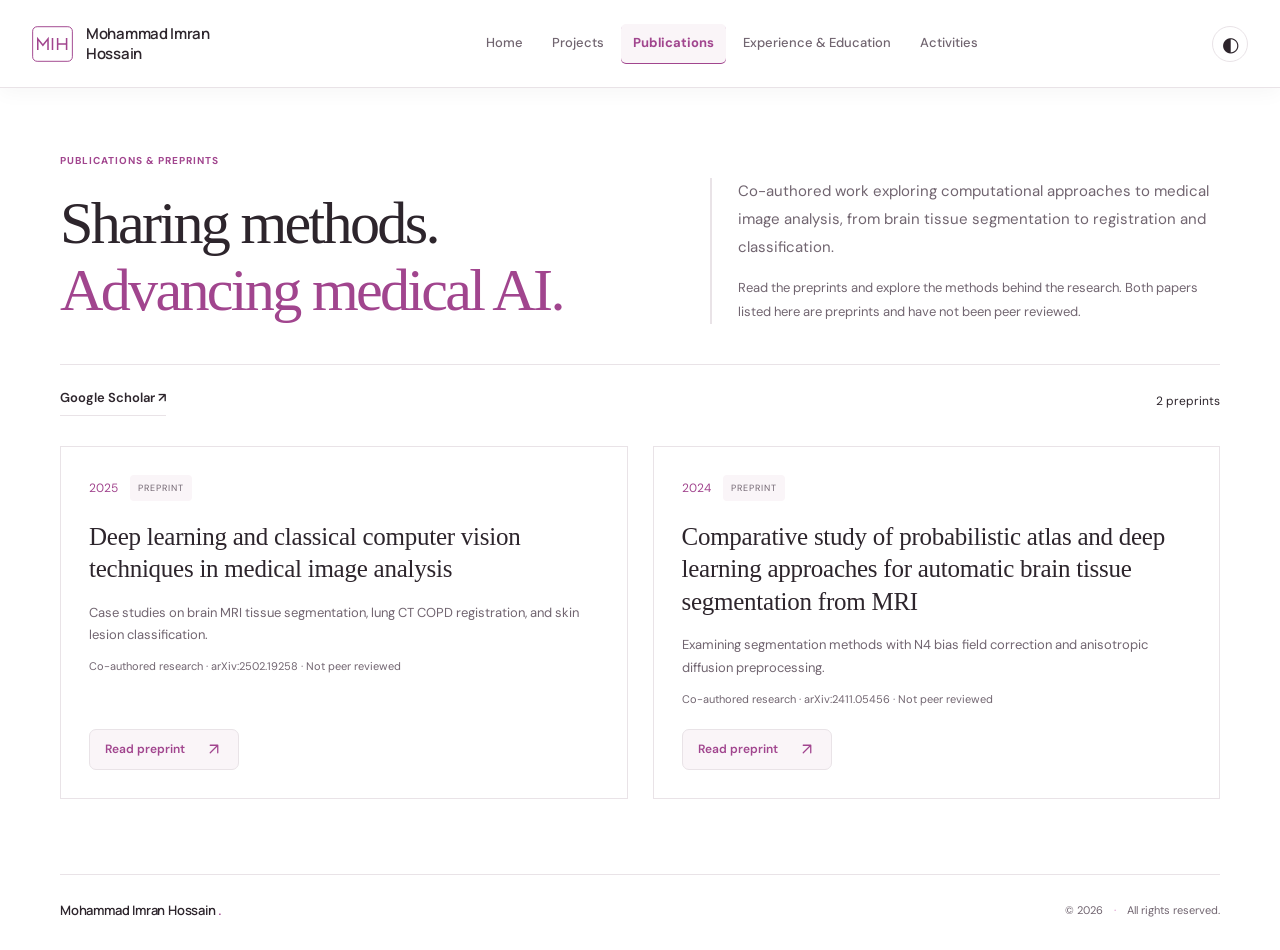
<file: publications.html>
<!DOCTYPE html>
<html lang="en">
 <head>
  <meta charset="utf-8"/>
  <meta content="width=device-width, initial-scale=1" name="viewport"/>
  <title>Publications &amp; Preprints | Mohammad Imran Hossain</title>
  <meta content="Read co-authored medical imaging preprints by Mohammad Imran Hossain on brain MRI segmentation, lung CT registration and machine learning." name="description"/>
  <meta content="Mohammad Imran Hossain" name="author"/>
  <meta content="light dark" name="color-scheme"/>
  <link href="https://imran-maia.github.io/publications.html" rel="canonical"/>
  <meta content="Publications &amp; Preprints | Mohammad Imran Hossain" property="og:title"/>
  <meta content="Read co-authored medical imaging preprints by Mohammad Imran Hossain on brain MRI segmentation, lung CT registration and machine learning." property="og:description"/>
  <meta content="website" property="og:type"/>
  <meta content="https://imran-maia.github.io/images/imran-hossain-headshot.png" property="og:image"/>
  <meta content="summary_large_image" name="twitter:card"/>
  <link href="https://fonts.googleapis.com" rel="preconnect"/>
  <link crossorigin="" href="https://fonts.gstatic.com" rel="preconnect"/>
  <link href="https://fonts.googleapis.com/css2?family=Libre+Baskerville:wght@400;700&amp;family=DM+Sans:wght@400;500;600;700&amp;family=Manrope:wght@400;500;600;700;800&amp;display=swap" rel="stylesheet"/>
  <link href="academic.css" rel="stylesheet"/>
  <script defer="" src="academic.js">
  </script>
  <meta property="og:url" content="https://imran-maia.github.io/publications.html"/>
  <meta property="og:site_name" content="Mohammad Imran Hossain"/>
  <meta property="og:locale" content="en_US"/>
  <meta property="og:image:alt" content="Mohammad Imran Hossain ? medical AI researcher"/>
  <meta name="twitter:title" content="Publications &amp; Preprints | Mohammad Imran Hossain"/>
  <meta name="twitter:description" content="Read co-authored medical imaging preprints by Mohammad Imran Hossain on brain MRI segmentation, lung CT registration and machine learning."/>
  <meta name="twitter:image" content="https://imran-maia.github.io/images/imran-hossain-headshot.png"/>
  <meta name="twitter:image:alt" content="Mohammad Imran Hossain ? medical AI researcher"/>
  <meta name="robots" content="index, follow, max-image-preview:large"/>
  <script type="application/ld+json">
{
  "@context": "https://schema.org",
  "@graph": [
    {
      "@type": "WebSite",
      "@id": "https://imran-maia.github.io/#website",
      "url": "https://imran-maia.github.io/",
      "name": "Mohammad Imran Hossain",
      "publisher": {
        "@id": "https://imran-maia.github.io/#person"
      },
      "inLanguage": "en"
    },
    {
      "@type": "Person",
      "@id": "https://imran-maia.github.io/#person",
      "name": "Mohammad Imran Hossain",
      "givenName": "Mohammad Imran",
      "familyName": "Hossain",
      "url": "https://imran-maia.github.io/",
      "image": "https://imran-maia.github.io/images/imran-hossain-headshot.png",
      "jobTitle": "MSCA Doctoral Fellow",
      "description": "Mohammad Imran Hossain, MSCA Doctoral Fellow at Karolinska Institutet, researches medical AI, breast cancer risk prediction and personalized screening.",
      "worksFor": {
        "@type": "Organization",
        "name": "Karolinska Institutet",
        "url": "https://ki.se/en"
      },
      "affiliation": {
        "@type": "Organization",
        "name": "HER-CARE MSCA Doctoral Network",
        "url": "https://www.her-care.eu/"
      },
      "sameAs": [
        "https://ki.se/en/people/md-imran-hossain",
        "https://orcid.org/0009-0004-2122-1168",
        "https://www.linkedin.com/in/mohammad-imran-hossain-23721812a/",
        "https://scholar.google.com/citations?user=ypmKWxkAAAAJ",
        "https://github.com/imran-maia"
      ],
      "knowsAbout": [
        "Medical artificial intelligence",
        "Breast cancer screening",
        "Computational pathology",
        "Trustworthy AI",
        "Multimodal learning"
      ]
    },
    {
      "@type": "CollectionPage",
      "@id": "https://imran-maia.github.io/publications.html#webpage",
      "url": "https://imran-maia.github.io/publications.html",
      "name": "Publications & Preprints | Mohammad Imran Hossain",
      "description": "Read co-authored medical imaging preprints by Mohammad Imran Hossain on brain MRI segmentation, lung CT registration and machine learning.",
      "isPartOf": {
        "@id": "https://imran-maia.github.io/#website"
      },
      "about": {
        "@id": "https://imran-maia.github.io/#person"
      },
      "inLanguage": "en",
      "breadcrumb": {
        "@id": "https://imran-maia.github.io/publications.html#breadcrumb"
      }
    },
    {
      "@type": "BreadcrumbList",
      "@id": "https://imran-maia.github.io/publications.html#breadcrumb",
      "itemListElement": [
        {
          "@type": "ListItem",
          "position": 1,
          "name": "Home",
          "item": "https://imran-maia.github.io/"
        },
        {
          "@type": "ListItem",
          "position": 2,
          "name": "Publications",
          "item": "https://imran-maia.github.io/publications.html"
        }
      ]
    }
  ]
}
  </script>
 </head>
 <body>
  <a class="skip-link" href="#main">
   Skip to content
  </a>
  <header class="site-header">
   <a aria-label="Mohammad Imran Hossain home" class="brand" href="/">
    <svg aria-hidden="true" class="brand-monogram" focusable="false" viewBox="0 0 64 56">
     <rect fill="none" height="54" rx="7" stroke="currentColor" stroke-width="1.5" width="62" x="1" y="1">
     </rect>
     <path d="M9 36V20l8 10 8-10v16M32 20v16M40 20v16M54 20v16M40 28h14" fill="none" stroke="currentColor" stroke-linecap="square" stroke-linejoin="miter" stroke-width="2.4">
     </path>
    </svg>
    <span class="brand-name">
     Mohammad Imran Hossain
    </span>
   </a>
   <nav aria-label="Main navigation" id="navigation">
    <a href="/">Home</a>
    <a href="projects.html">Projects</a>
    <a href="publications.html" aria-current="page">Publications</a>
    <a href="education.html">Experience &amp; Education</a>
    <a href="activities.html">Activities</a>
   </nav>
   <div class="header-actions">
    <button aria-label="Switch color theme" class="theme-toggle" type="button">
     ◐
    </button>
    <button aria-controls="navigation" aria-expanded="false" aria-label="Open navigation" class="menu-toggle" type="button">
     Menu
    </button>
   </div>
  </header>
  <main id="main">
   <section aria-labelledby="publications-heading" class="archive-intro projects-intro">
    <div class="projects-intro-grid">
     <div>
      <p class="eyebrow">PUBLICATIONS &amp; PREPRINTS</p>
      <h1 id="publications-heading">Sharing methods.<br/><span>Advancing medical AI.</span></h1>
     </div>
     <div class="projects-intro-copy">
      <p>Co-authored work exploring computational approaches to medical image analysis, from brain tissue segmentation to registration and classification.</p>
      <p>Read the preprints and explore the methods behind the research. Both papers listed here are preprints and have not been peer reviewed.</p>
     </div>
    </div>
    <div class="projects-browse-row">
     <a class="text-link" href="https://scholar.google.fr/citations?user=ypmKWxkAAAAJ&amp;hl=en">Google Scholar &#8599;</a>
     <p class="filter-count">2 preprints</p>
    </div>
   </section>
   <section aria-label="Preprints" class="publication-grid" id="publications">
    <article class="publication publication-card">
     <span class="pub-year">
      2025
      <br/>
      <small>
       PREPRINT
      </small>
     </span>
     <div>
      <h3>
       <a href="https://arxiv.org/abs/2502.19258">
        Deep learning and classical computer vision techniques in medical image analysis
       </a>
      </h3>
      <p>
       Case studies on brain MRI tissue segmentation, lung CT COPD registration, and skin lesion classification.
      </p>
      <p class="pub-note">
       Co-authored research · arXiv:2502.19258 · Not peer reviewed
      </p>
     </div>
     <a aria-label="Read medical image analysis preprint" class="publication-read-button" href="https://arxiv.org/abs/2502.19258">Read preprint <svg aria-hidden="true" viewBox="0 0 24 24" fill="none" stroke="currentColor" stroke-width="1.7" stroke-linecap="round" stroke-linejoin="round"><path d="M7 17 17 7M7 7h10v10"/></svg></a>
    </article>
    <article class="publication publication-card">
     <span class="pub-year">
      2024
      <br/>
      <small>
       PREPRINT
      </small>
     </span>
     <div>
      <h3>
       <a href="https://arxiv.org/abs/2411.05456">
        Comparative study of probabilistic atlas and deep learning approaches for automatic brain tissue segmentation from MRI
       </a>
      </h3>
      <p>
       Examining segmentation methods with N4 bias field correction and anisotropic diffusion preprocessing.
      </p>
      <p class="pub-note">
       Co-authored research · arXiv:2411.05456 · Not peer reviewed
      </p>
     </div>
     <a aria-label="Read brain tissue segmentation preprint" class="publication-read-button" href="https://arxiv.org/abs/2411.05456">Read preprint <svg aria-hidden="true" viewBox="0 0 24 24" fill="none" stroke="currentColor" stroke-width="1.7" stroke-linecap="round" stroke-linejoin="round"><path d="M7 17 17 7M7 7h10v10"/></svg></a>
    </article>
</section>
  </main>
  <footer class="site-footer">
   <a aria-label="Mohammad Imran Hossain home" class="footer-signature" href="/">Mohammad Imran Hossain<span class="brand-dot">.</span></a>
   <p class="footer-copyright">&copy; 2026 <span aria-hidden="true">&middot;</span> All rights reserved.</p>
  </footer>
</body>
</html>
</file>
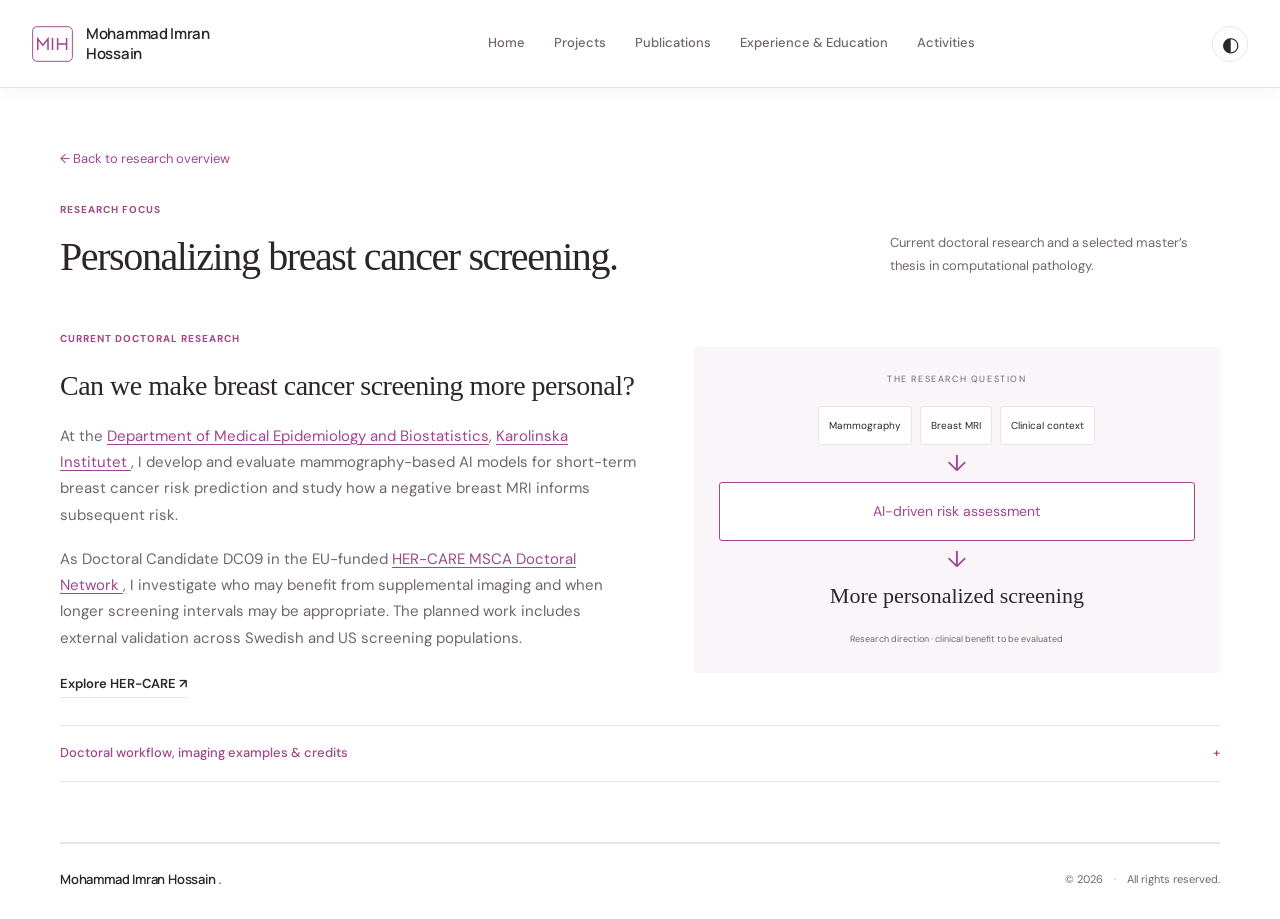
<file: research.html>
<!DOCTYPE html>
<html lang="en">
 <head>
  <meta charset="utf-8"/>
  <meta content="width=device-width, initial-scale=1" name="viewport"/>
  <title>Doctoral Research in Breast Cancer AI | Mohammad Imran Hossain</title>
  <meta content="Explore Mohammad Imran Hossain?s HER-CARE DC09 research in AI-driven breast cancer risk prediction and personalized screening at Karolinska Institutet." name="description"/>
  <meta content="Mohammad Imran Hossain" name="author"/>
  <meta content="light dark" name="color-scheme"/>
  <link href="https://imran-maia.github.io/research.html" rel="canonical"/>
  <meta content="Doctoral Research in Breast Cancer AI | Mohammad Imran Hossain" property="og:title"/>
  <meta content="Explore Mohammad Imran Hossain?s HER-CARE DC09 research in AI-driven breast cancer risk prediction and personalized screening at Karolinska Institutet." property="og:description"/>
  <meta content="website" property="og:type"/>
  <meta content="https://imran-maia.github.io/images/imran-hossain-headshot.png" property="og:image"/>
  <meta content="summary_large_image" name="twitter:card"/>
  <link href="https://fonts.googleapis.com" rel="preconnect"/>
  <link crossorigin="" href="https://fonts.gstatic.com" rel="preconnect"/>
  <link href="https://fonts.googleapis.com/css2?family=DM+Sans:wght@400;500;600;700&amp;family=Manrope:wght@400;500;600;700;800&amp;display=swap" rel="stylesheet"/>
  <link href="academic.css" rel="stylesheet"/>
  <script defer="" src="academic.js">
  </script>
  <meta property="og:url" content="https://imran-maia.github.io/research.html"/>
  <meta property="og:site_name" content="Mohammad Imran Hossain"/>
  <meta property="og:locale" content="en_US"/>
  <meta property="og:image:alt" content="Mohammad Imran Hossain ? medical AI researcher"/>
  <meta name="twitter:title" content="Doctoral Research in Breast Cancer AI | Mohammad Imran Hossain"/>
  <meta name="twitter:description" content="Explore Mohammad Imran Hossain?s HER-CARE DC09 research in AI-driven breast cancer risk prediction and personalized screening at Karolinska Institutet."/>
  <meta name="twitter:image" content="https://imran-maia.github.io/images/imran-hossain-headshot.png"/>
  <meta name="twitter:image:alt" content="Mohammad Imran Hossain ? medical AI researcher"/>
  <meta name="robots" content="index, follow, max-image-preview:large"/>
  <script type="application/ld+json">
{
  "@context": "https://schema.org",
  "@graph": [
    {
      "@type": "WebSite",
      "@id": "https://imran-maia.github.io/#website",
      "url": "https://imran-maia.github.io/",
      "name": "Mohammad Imran Hossain",
      "publisher": {
        "@id": "https://imran-maia.github.io/#person"
      },
      "inLanguage": "en"
    },
    {
      "@type": "Person",
      "@id": "https://imran-maia.github.io/#person",
      "name": "Mohammad Imran Hossain",
      "givenName": "Mohammad Imran",
      "familyName": "Hossain",
      "url": "https://imran-maia.github.io/",
      "image": "https://imran-maia.github.io/images/imran-hossain-headshot.png",
      "jobTitle": "MSCA Doctoral Fellow",
      "description": "Mohammad Imran Hossain, MSCA Doctoral Fellow at Karolinska Institutet, researches medical AI, breast cancer risk prediction and personalized screening.",
      "worksFor": {
        "@type": "Organization",
        "name": "Karolinska Institutet",
        "url": "https://ki.se/en"
      },
      "affiliation": {
        "@type": "Organization",
        "name": "HER-CARE MSCA Doctoral Network",
        "url": "https://www.her-care.eu/"
      },
      "sameAs": [
        "https://ki.se/en/people/md-imran-hossain",
        "https://orcid.org/0009-0004-2122-1168",
        "https://www.linkedin.com/in/mohammad-imran-hossain-23721812a/",
        "https://scholar.google.com/citations?user=ypmKWxkAAAAJ",
        "https://github.com/imran-maia"
      ],
      "knowsAbout": [
        "Medical artificial intelligence",
        "Breast cancer screening",
        "Computational pathology",
        "Trustworthy AI",
        "Multimodal learning"
      ]
    },
    {
      "@type": "WebPage",
      "@id": "https://imran-maia.github.io/research.html#webpage",
      "url": "https://imran-maia.github.io/research.html",
      "name": "Doctoral Research in Breast Cancer AI | Mohammad Imran Hossain",
      "description": "Explore Mohammad Imran Hossain?s HER-CARE DC09 research in AI-driven breast cancer risk prediction and personalized screening at Karolinska Institutet.",
      "isPartOf": {
        "@id": "https://imran-maia.github.io/#website"
      },
      "about": {
        "@id": "https://imran-maia.github.io/#person"
      },
      "inLanguage": "en",
      "breadcrumb": {
        "@id": "https://imran-maia.github.io/research.html#breadcrumb"
      }
    },
    {
      "@type": "BreadcrumbList",
      "@id": "https://imran-maia.github.io/research.html#breadcrumb",
      "itemListElement": [
        {
          "@type": "ListItem",
          "position": 1,
          "name": "Home",
          "item": "https://imran-maia.github.io/"
        },
        {
          "@type": "ListItem",
          "position": 2,
          "name": "Research",
          "item": "https://imran-maia.github.io/research.html"
        }
      ]
    }
  ]
}
  </script>
 </head>
 <body>
  <a class="skip-link" href="#main">
   Skip to content
  </a>
  <header class="site-header">
   <a aria-label="Mohammad Imran Hossain home" class="brand" href="/">
    <svg aria-hidden="true" class="brand-monogram" focusable="false" viewBox="0 0 64 56">
     <rect fill="none" height="54" rx="7" stroke="currentColor" stroke-width="1.5" width="62" x="1" y="1">
     </rect>
     <path d="M9 36V20l8 10 8-10v16M32 20v16M40 20v16M54 20v16M40 28h14" fill="none" stroke="currentColor" stroke-linecap="square" stroke-linejoin="miter" stroke-width="2.4">
     </path>
    </svg>
    <span class="brand-name">
     Mohammad Imran Hossain
    </span>
   </a>
   <nav aria-label="Main navigation" id="navigation">
    <a href="/">Home</a>
    <a href="projects.html">Projects</a>
    <a href="publications.html">Publications</a>
    <a href="education.html">Experience &amp; Education</a>
    <a href="activities.html">Activities</a>
   </nav>
   <div class="header-actions">
    <button aria-label="Switch color theme" class="theme-toggle" type="button">
     ◐
    </button>
    <button aria-controls="navigation" aria-expanded="false" aria-label="Open navigation" class="menu-toggle" type="button">
     Menu
    </button>
   </div>
  </header>
  <main class="research-detail-page" id="main">
   <section class="section research-section" id="research">
    <p class="research-back">
     <a href="/">
      ← Back to research overview
     </a>
    </p>
    <div class="section-heading">
     <div>
      <p class="eyebrow">
       RESEARCH FOCUS
      </p>
      <h2>
       Personalizing breast cancer screening.
      </h2>
     </div>
     <p>
      Current doctoral research and a selected master&rsquo;s thesis in computational pathology.
     </p>
    </div>
    <article class="doctoral-feature">
     <div>
      <span class="tag">
       CURRENT DOCTORAL RESEARCH
      </span>
      <h3>
       Can we make breast cancer screening more personal?
      </h3>
      <p>
       At the <a class="organization-link" href="https://ki.se/en/meb">Department of Medical Epidemiology and Biostatistics</a>,
       <a href="https://ki.se/en">
        Karolinska Institutet
       </a>
       , I develop and evaluate mammography-based AI models for short-term breast cancer risk prediction and study how a negative breast MRI informs subsequent risk.
      </p>
      <p>
       As Doctoral Candidate DC09 in the EU-funded
       <a href="https://www.her-care.eu/">
        HER-CARE MSCA Doctoral Network
       </a>
       , I investigate who may benefit from supplemental imaging and when longer screening intervals may be appropriate. The planned work includes external validation across Swedish and US screening populations.
      </p>
      <a class="text-link" href="https://www.her-care.eu/">
       Explore HER-CARE ↗
      </a>
     </div>
     <div aria-label="Conceptual research workflow: breast imaging and clinical context inform AI risk assessment and personalized screening" class="research-map">
      <p class="map-label">
       THE RESEARCH QUESTION
      </p>
      <div class="map-inputs">
       <span>
        Mammography
       </span>
       <span>
        Breast MRI
       </span>
       <span>
        Clinical context
       </span>
      </div>
      <div class="map-line">
       ↓
      </div>
      <div class="map-core">
       AI-driven risk assessment
      </div>
      <div class="map-line">
       ↓
      </div>
      <div class="map-output">
       More personalized screening
      </div>
      <p class="map-caption">
       Research direction · clinical benefit to be evaluated
      </p>
     </div>
    </article>
    <details class="research-supporting-details"><summary>Doctoral workflow, imaging examples &amp; credits <span aria-hidden="true">+</span></summary>
    <figure aria-labelledby="pipeline-title" class="phd-pipeline">
     <div class="pipeline-heading">
      <div>
       <p class="eyebrow">
        THE RESEARCH PIPELINE
       </p>
       <h3 id="pipeline-title">
        From breast imaging to future risk.
       </h3>
      </div>
      <p>
       Illustrative imaging examples and a conceptual modelling workflow.
      </p>
     </div>
     <div class="pipeline-stages">
      <section aria-label="Stage 1: imaging and clinical inputs" class="pipeline-stage imaging-stage">
       <p class="stage-number">
        01 / IMAGING &amp; CONTEXT
       </p>
       <div class="scan-pair">
        <figure>
         <a aria-label="View full published mammography figure" href="images/research/mammography-example.jpg" rel="noopener" target="_blank">
          <img alt="Published four-panel figure comparing standard and contrast-enhanced mammography; panels A and B show standard mammograms." height="866" loading="lazy" src="images/research/mammography-example.jpg" width="750"/>
         </a>
         <figcaption>
          <strong>
           Mammography
          </strong>
          <span>
           Standard &amp; contrast-enhanced views
          </span>
         </figcaption>
        </figure>
        <figure>
         <a aria-label="View full published breast MRI figure" href="images/research/breast-mri-example.jpg" rel="noopener" target="_blank">
          <img alt="Published four-panel breast MRI example with contrast enhancement, diffusion-weighted images, and an ADC map." height="408" loading="lazy" src="images/research/breast-mri-example.jpg" width="750"/>
         </a>
         <figcaption>
          <strong>
           Breast MRI
          </strong>
          <span>
           Complementary imaging information
          </span>
         </figcaption>
        </figure>
       </div>
       <div class="clinical-inputs">
        <span>
         Age &amp; family history
        </span>
        <span>
         Breast density
        </span>
        <span>
         Clinical &amp; genetic risk factors
        </span>
       </div>
       <p class="stage-note">
        Single examinations and longitudinal mammograms, where available.
       </p>
      </section>
      <section aria-label="Stage 2: multimodal modelling" class="pipeline-stage modelling-stage">
       <p class="stage-number">
        02 / LEARN &amp; INTEGRATE
       </p>
       <svg aria-label="Schematic neural network connecting image features to a shared representation" class="learning-network" role="img" viewBox="0 0 240 100">
        <g opacity=".3" stroke="currentColor" stroke-width="1">
         <line x1="25" x2="95" y1="20" y2="15">
         </line>
         <line x1="25" x2="95" y1="20" y2="38">
         </line>
         <line x1="25" x2="95" y1="20" y2="62">
         </line>
         <line x1="25" x2="95" y1="20" y2="85">
         </line>
         <line x1="25" x2="95" y1="50" y2="15">
         </line>
         <line x1="25" x2="95" y1="50" y2="38">
         </line>
         <line x1="25" x2="95" y1="50" y2="62">
         </line>
         <line x1="25" x2="95" y1="50" y2="85">
         </line>
         <line x1="25" x2="95" y1="80" y2="15">
         </line>
         <line x1="25" x2="95" y1="80" y2="38">
         </line>
         <line x1="25" x2="95" y1="80" y2="62">
         </line>
         <line x1="25" x2="95" y1="80" y2="85">
         </line>
         <line x1="95" x2="165" y1="15" y2="25">
         </line>
         <line x1="95" x2="165" y1="15" y2="50">
         </line>
         <line x1="95" x2="165" y1="15" y2="75">
         </line>
         <line x1="95" x2="165" y1="38" y2="25">
         </line>
         <line x1="95" x2="165" y1="38" y2="50">
         </line>
         <line x1="95" x2="165" y1="38" y2="75">
         </line>
         <line x1="95" x2="165" y1="62" y2="25">
         </line>
         <line x1="95" x2="165" y1="62" y2="50">
         </line>
         <line x1="95" x2="165" y1="62" y2="75">
         </line>
         <line x1="95" x2="165" y1="85" y2="25">
         </line>
         <line x1="95" x2="165" y1="85" y2="50">
         </line>
         <line x1="95" x2="165" y1="85" y2="75">
         </line>
         <line x1="165" x2="215" y1="25" y2="50">
         </line>
         <line x1="165" x2="215" y1="50" y2="50">
         </line>
         <line x1="165" x2="215" y1="75" y2="50">
         </line>
        </g>
        <g fill="var(--paper)" stroke="currentColor" stroke-width="1.5">
         <circle cx="25" cy="20" r="5">
         </circle>
         <circle cx="25" cy="50" r="5">
         </circle>
         <circle cx="25" cy="80" r="5">
         </circle>
         <circle cx="95" cy="15" r="5">
         </circle>
         <circle cx="95" cy="38" r="5">
         </circle>
         <circle cx="95" cy="62" r="5">
         </circle>
         <circle cx="95" cy="85" r="5">
         </circle>
         <circle cx="165" cy="25" r="5">
         </circle>
         <circle cx="165" cy="50" r="5">
         </circle>
         <circle cx="165" cy="75" r="5">
         </circle>
         <circle cx="215" cy="50" r="5">
         </circle>
        </g>
       </svg>
       <h4>
        Deep learning &amp; multimodal modelling
       </h4>
       <p>
        Extract image representations and combine them with clinical risk factors.
       </p>
       <div class="model-steps">
        <span>
         Image-derived features
        </span>
        <span>
         Clinical feature integration
        </span>
        <span>
         Time-to-event risk modelling
        </span>
       </div>
       <p class="stage-note">
        Evaluate discrimination, calibration, and performance across populations.
       </p>
      </section>
      <section aria-label="Stage 3: future risk and screening research" class="pipeline-stage risk-stage">
       <p class="stage-number">
        03 / PREDICT &amp; EVALUATE
       </p>
       <h4>
        Short-term breast cancer risk
       </h4>
       <div class="risk-horizon">
        <span>
         Baseline
        </span>
        <span>
         1 year
        </span>
        <span>
         3 years
        </span>
        <span>
         5 years
        </span>
       </div>
       <div class="risk-questions">
        <div>
         <strong>
          Higher risk
         </strong>
         <span>
          Who may benefit from supplemental imaging?
         </span>
        </div>
        <div>
         <strong>
          Lower risk
         </strong>
         <span>
          When might longer screening intervals be appropriate?
         </span>
        </div>
        <div>
         <strong>
          After a negative MRI
         </strong>
         <span>
          How does subsequent risk change over time?
         </span>
        </div>
       </div>
       <p class="stage-note">
        Research aims, not individual predictions or clinical recommendations.
       </p>
      </section>
     </div>
     <figcaption class="pipeline-caption">
      Conceptual overview of planned research; no model outputs or study results are shown. MRI and mammography examples depict published cancer cases, not negative screening examinations or participants in my PhD cohorts. Modalities illustrate complementary research streams; MRI is not assumed to be available for every participant.
     </figcaption>
     <details class="figure-credits">
      <summary>
       Image sources &amp; credits
       <span>
        +
       </span>
      </summary>
      <p>
       Mammography: Moustafa AFI et al. (2018), reproduced as Figure 3 in
       <a href="https://pmc.ncbi.nlm.nih.gov/articles/PMC10517733/#FIG3">
        Novel Technologies in Breast Imaging: A Scoping Review
       </a>
       .
       <a href="https://creativecommons.org/licenses/by-nc-nd/4.0/">
        CC BY-NC-ND 4.0
       </a>
       ; figure reproduced unchanged.
      </p>
      <p>
       Breast MRI: Camps-Herrero J. (2019),
       <a href="https://doi.org/10.1259/bjro.20180049">
        Diffusion-weighted imaging of the breast
       </a>
       , reproduced as Figure 4 in the same review.
       <a href="https://creativecommons.org/licenses/by/4.0/">
        CC BY 4.0
       </a>
       ; figure reproduced unchanged. Neural network and risk timeline are explanatory schematics created for this site.
      </p>
     </details>
    </figure>
    </details>
   </section>
  </main>
  <footer class="site-footer">
   <a aria-label="Mohammad Imran Hossain home" class="footer-signature" href="/">Mohammad Imran Hossain<span class="brand-dot">.</span></a>
   <p class="footer-copyright">&copy; 2026 <span aria-hidden="true">&middot;</span> All rights reserved.</p>
  </footer>
 </body>
</html>
</file>
<file: academic.css>
:root{--bg:#fbfaf7;--paper:#fff;--ink:#2d252c;--muted:#716570;--brand-color:#a1458e;--soft:#f8eaf5;--line:#e8dfe5;--accent:#d483be;--serif:Georgia,'Times New Roman',serif;--sans:'DM Sans',Arial,sans-serif}*{box-sizing:border-box}html{scroll-behavior:smooth;scroll-padding-top:100px}body{margin:0;background:var(--bg);color:var(--ink);font:16px/1.75 var(--sans);-webkit-font-smoothing:antialiased}body.dark{--bg:#191419;--paper:#241d23;--ink:#f4edf2;--muted:#c5b4c1;--brand-color:#e0a0cc;--soft:#30222d;--line:#493543;--accent:#d483be}a{color:inherit;text-decoration:none}a:hover{color:var(--brand-color)}button{font:inherit;cursor:pointer}a,button,summary{-webkit-tap-highlight-color:transparent}a:focus-visible,button:focus-visible,summary:focus-visible{outline:3px solid var(--brand-color);outline-offset:6px}p{margin:0 0 18px}h1,h2,h3,h4{font-weight:500;line-height:1.2;margin:0}h1,h2{letter-spacing:-.045em}h2{font-family:var(--serif);font-size:clamp(34px,4vw,49px)}h2 span{color:var(--muted)}img{max-width:100%;display:block}figure{margin:0}.site-header,main,footer,.affiliations{width:min(1160px,calc(100% - 96px));margin:auto}.site-header{height:104px;display:flex;align-items:center;justify-content:space-between;border-bottom:1px solid var(--line);gap:25px}.brand{font:800 28px 'Manrope',var(--sans);letter-spacing:-2px}.brand-dot{color:var(--brand-color)}nav{display:flex;gap:26px;font-size:16px;font-weight:500}nav a{padding:8px 0}nav a:hover{box-shadow:0 1px var(--brand-color)}.header-actions{display:flex;gap:10px}.theme-toggle{border:1px solid var(--line);background:transparent;color:var(--ink);width:34px;height:34px;border-radius:50%;font-size:20px;line-height:1}.menu-toggle{display:none}.hero{display:grid;grid-template-columns:1.45fr 1fr;gap:90px;align-items:center;padding:86px 0 76px}.eyebrow{font-size:10px;letter-spacing:1.7px;font-weight:700;color:var(--brand-color);margin-bottom:24px;line-height:1.7;text-transform:uppercase}.status-dot{display:inline-block;width:7px;height:7px;background:var(--brand-color);border-radius:50%;margin-right:7px;vertical-align:1px}h1{font-family:var(--serif);font-size:clamp(48px,5.5vw,73px);line-height:1.06}h1 span{color:var(--brand-color)}.hero-statement{font-size:23px;line-height:1.5;letter-spacing:-.5px;margin:27px 0 18px}.hero-summary{color:var(--muted);font-size:15px;max-width:500px}.hero-actions{display:flex;gap:28px;align-items:center;margin:30px 0}.button{display:inline-flex;align-items:center;justify-content:space-between;gap:30px;padding:13px 23px;font-size:13px;border-radius:3px;transition:transform .2s}.button:hover{transform:translateY(-2px)}.primary{background:var(--brand-color);color:var(--bg)}.primary:hover{color:var(--bg);filter:brightness(1.12)}.text-link{font-size:13px;font-weight:600;border-bottom:1px solid var(--line);padding-bottom:5px}.socials{display:flex;gap:24px;font-size:11px;color:var(--muted)}.portrait{position:relative}.portrait-frame{background:var(--soft);position:relative;padding:18px 18px 0;border-radius:140px 140px 3px 3px;overflow:hidden}.portrait img{width:100%;height:382px;object-fit:cover;object-position:center 23%;border-radius:125px 125px 0 0}.portrait-index{display:block;background:var(--brand-color);color:var(--bg);font-size:8px;letter-spacing:2.3px;position:relative;margin:0 -18px;text-align:center;padding:11px}.portrait figcaption{display:flex;align-items:center;justify-content:space-between;font-size:10px;color:var(--muted);padding-top:16px}.portrait figcaption strong{display:block;font-weight:500;color:var(--ink);font-size:12px}.location-mark{font-size:22px}.affiliations{width:100%;padding:28px 0 35px;border-top:1px solid var(--line);border-bottom:1px solid var(--line)}.affiliations>p{font-size:10px;text-transform:uppercase;letter-spacing:1.4px;color:var(--muted);margin-bottom:20px}.affiliations>div{display:flex;justify-content:space-between;align-items:center;gap:20px;font-family:var(--serif);font-size:22px;color:var(--muted)}.section{padding:78px 0;border-bottom:1px solid var(--line)}.section-heading{display:flex;justify-content:space-between;gap:55px;align-items:end;margin-bottom:42px}.section-heading .eyebrow{margin-bottom:15px}.section-heading>p{max-width:330px;font-size:13px;color:var(--muted);margin:0 0 3px}.doctoral-feature{display:grid;grid-template-columns:1.1fr 1fr;gap:65px;background:var(--soft);border:1px solid var(--line);padding:45px}.tag{font-size:9px;letter-spacing:1px;font-weight:700;color:var(--brand-color);border:1px solid var(--line);padding:6px 10px;display:inline-block;margin-bottom:22px}.doctoral-feature h3{font-family:var(--serif);font-size:31px;margin-bottom:20px;letter-spacing:-.5px}.doctoral-feature p{font-size:13px;color:var(--muted)}.doctoral-feature strong{color:var(--ink);font-weight:500}.research-map{align-self:center;text-align:center}.research-map .map-label{font-size:9px;letter-spacing:1.6px}.map-inputs{display:flex;gap:8px;justify-content:center}.map-inputs span{background:var(--paper);border:1px solid var(--line);padding:10px;font-size:10px;border-radius:3px}.map-line{color:var(--brand-color);font-size:23px;line-height:1.6}.map-core{border:1px solid var(--brand-color);padding:16px;background:var(--paper);color:var(--brand-color);font-size:14px;border-radius:3px}.map-output{font-family:var(--serif);font-size:22px;color:var(--ink)}.research-map .map-caption{font-size:9px;margin:16px 0 0}.research-topics{display:grid;grid-template-columns:repeat(3,1fr);gap:35px;padding-top:38px}.research-topics>div{border-top:1px solid var(--line);padding-top:16px}.research-topics span{font-size:10px;color:var(--brand-color)}.research-topics h3{font-size:16px;margin:12px 0}.research-topics p{font-size:12px;color:var(--muted);margin:0}.work-story{display:grid;grid-template-columns:1fr 1.1fr;gap:60px;padding:28px 0 44px;align-items:center}.work-story+.work-story{border-top:1px solid var(--line);padding-top:44px;padding-bottom:0}.work-story figure{background:var(--soft);border:1px solid var(--line);padding:25px}.work-story img{width:100%;height:235px;object-fit:contain}.work-story figcaption{font-size:10px;color:var(--muted);margin-top:12px}.work-copy .eyebrow{font-size:9px;margin-bottom:12px}.work-copy h3{font-family:var(--serif);font-size:31px;letter-spacing:-.5px;margin-bottom:17px}.work-copy>p{font-size:13px;color:var(--muted)}.work-copy .research-question{font-size:15px;color:var(--ink)}details{border-top:1px solid var(--line);border-bottom:1px solid var(--line);font-size:12px;margin:22px 0 18px}summary{cursor:pointer;padding:12px 0;list-style:none;display:flex;justify-content:space-between;font-weight:500}summary::-webkit-details-marker{display:none}details[open] summary span{transform:rotate(45deg)}details p{color:var(--muted);padding-right:15px}.work-copy .method-tags{font-size:9px;margin-bottom:0}.publication{border-top:1px solid var(--line);padding:28px 0;display:grid;grid-template-columns:95px 1fr 35px;gap:24px}.publication:last-child{padding-bottom:0}.pub-year{font-size:12px;color:var(--brand-color);line-height:2}.pub-year small{font-size:8px;letter-spacing:1px;color:var(--muted)}.publication h3{font-size:19px;line-height:1.5;max-width:800px;letter-spacing:-.25px}.publication p{font-size:12px;color:var(--muted);margin:10px 0 0}.publication .pub-note{font-size:10px}.pub-arrow{font-size:24px;color:var(--brand-color)}.journey-grid{display:grid;grid-template-columns:1fr 1fr;gap:90px}.column-heading{font-size:15px;padding-bottom:19px;border-bottom:1px solid var(--line);margin-bottom:26px}.journey-item{border-left:1px solid var(--line);padding:0 0 30px 24px;position:relative}.journey-item:before{content:'';position:absolute;width:6px;height:6px;border-radius:50%;background:var(--brand-color);left:-3.5px;top:6px}.journey-item .eyebrow{font-size:8px;margin-bottom:8px}.journey-item h4{font-size:16px;line-height:1.5;margin-bottom:5px}.journey-item p{font-size:12px;color:var(--muted);margin-bottom:6px}.journey-item .institution{font-size:11px;color:var(--brand-color)}.community-note{padding:22px;background:var(--soft);font-size:12px;color:var(--muted)}.community-note .eyebrow{margin-bottom:8px}.community-note p:last-child{margin:0}.updates{display:grid;grid-template-columns:1fr 1.5fr;gap:60px}.updates article{display:grid;grid-template-columns:50px 1fr;gap:22px;font-size:13px;padding:20px 0;border-top:1px solid var(--line)}.updates article span{font-size:11px;color:var(--brand-color)}.updates article p{color:var(--muted);margin:0}.updates article a{display:block;text-decoration:underline;text-underline-offset:4px;font-size:11px;margin-top:8px;color:var(--brand-color)}.contact{padding:90px 0;text-align:center}.contact h2{font-size:clamp(40px,5vw,62px)}.contact>p:not(.eyebrow){font-size:13px;color:var(--muted);margin:24px 0}.contact-email{display:block;font-size:11px;color:var(--muted);margin-top:18px}footer{border-top:1px solid var(--line);padding:28px 0 35px;display:flex;gap:25px;align-items:center;font-size:10px;color:var(--muted)}footer p{margin:0;flex:1}footer .brand{color:var(--ink)}.skip-link{position:fixed;top:-100px;left:20px;background:var(--brand-color);color:var(--bg);padding:10px;z-index:20}.skip-link:focus{top:10px}.archive-intro{padding:75px 0 35px}.archive-intro>p:not(.eyebrow){max-width:600px;color:var(--muted);font-size:15px;margin:25px 0}.filter-bar{display:flex;gap:10px;margin-top:35px;flex-wrap:wrap}.filter-bar button{border:1px solid var(--line);background:transparent;color:var(--muted);padding:9px 17px;font-size:12px;border-radius:3px}.filter-bar button[aria-pressed=true]{background:var(--brand-color);border-color:var(--brand-color);color:var(--bg)}.archive-intro .filter-count{font-size:11px;margin:15px 0 0}.archive-grid{display:grid;grid-template-columns:1fr 1fr;gap:25px;padding-bottom:75px}.project-item{border:1px solid var(--line);background:var(--paper);display:flex;flex-direction:column}.project-item[hidden]{display:none}.project-item img{order:-1;width:100%;height:225px;object-fit:contain;background:var(--soft);padding:25px;border-bottom:1px solid var(--line)}.project-text{padding:25px}.project-meta{font-size:9px;color:var(--brand-color);display:block;margin-bottom:15px;text-transform:uppercase;letter-spacing:.5px}.project-text h3{font-family:var(--serif);font-size:25px;margin-bottom:15px}.project-text p{font-size:13px;color:var(--muted)}.project-text>a{font-size:12px;border-bottom:1px solid var(--line)}
@media(min-width:1400px){.hero{gap:125px}.portrait img{height:420px}}@media(max-width:1000px){.site-header,main,footer{width:calc(100% - 56px)}.hero{gap:45px}.portrait img{height:340px}.hero-statement{font-size:20px}nav{gap:20px}.doctoral-feature{gap:30px;padding:30px}.work-story{gap:35px}.affiliations>div{font-size:18px}.journey-grid{gap:45px}}@media(max-width:720px){.site-header,main,footer{width:calc(100% - 40px)}.site-header{height:78px;position:relative;z-index:5}.menu-toggle{display:block;background:transparent;color:var(--ink);border:1px solid var(--line);border-radius:3px;font-size:11px;padding:5px 12px}nav{display:none;position:absolute;top:77px;left:-20px;right:-20px;background:var(--bg);border-bottom:1px solid var(--line);padding:22px;flex-direction:column;gap:8px}.site-header.is-open nav{display:flex}.hero{grid-template-columns:1fr;padding:46px 0;gap:35px}.hero .eyebrow{font-size:8px;letter-spacing:1px}h1{font-size:55px}.hero-summary{max-width:100%}.hero-statement{font-size:23px}.hero-actions{gap:23px}.portrait{max-width:350px;width:100%;margin:auto}.portrait img{height:340px}.socials{gap:25px}.affiliations>div{flex-wrap:wrap;justify-content:flex-start;gap:14px 25px;font-size:18px}.affiliations>p{font-size:8px}.section{padding:50px 0}.section-heading{display:block;margin-bottom:28px}.section-heading>p{margin-top:22px;max-width:100%}.section-heading>.text-link{display:inline-block;margin-top:20px}.doctoral-feature{grid-template-columns:1fr;padding:25px;gap:35px}.doctoral-feature h3{font-size:28px}.research-topics{grid-template-columns:1fr;gap:25px}.research-topics h3{margin:7px 0}.research-topics p{max-width:450px}.work-story{grid-template-columns:1fr;gap:25px}.work-story img{height:195px}.work-copy h3{font-size:29px}.publication{grid-template-columns:60px 1fr;gap:15px}.publication h3{font-size:16px}.pub-arrow{display:none}.pub-year{font-size:10px}.pub-year small{font-size:7px}.journey-grid{grid-template-columns:1fr;gap:30px}.updates{grid-template-columns:1fr;gap:25px}.updates .eyebrow{margin-bottom:12px}.contact{padding:60px 0}.contact br{display:none}.contact h2{max-width:400px;margin:auto}.contact>p{max-width:380px;margin-left:auto!important;margin-right:auto!important}footer{flex-wrap:wrap;gap:16px}footer p{flex-basis:75%;font-size:9px}.archive-intro{padding-top:45px}.archive-intro h1{font-size:49px}.archive-grid{grid-template-columns:1fr}.archive-grid .project-item img{height:210px}}@media(prefers-reduced-motion:reduce){html{scroll-behavior:auto}*{transition:none!important}}

/* Personal wordmark and fellowship hierarchy. */
.site-header .brand { display: flex; align-items: center; gap: 13px; flex-shrink: 0; letter-spacing: -.5px; }
.brand-monogram { width: 48px; height: 42px; color: var(--brand-color); flex-shrink: 0; }
.brand-name { font: 600 18px/1.3 'Manrope', var(--sans); }
.hero .fellowship-label { text-transform: none; letter-spacing: .15px; font-size: 16px; line-height: 1.6; margin-bottom: 26px; }
.fellowship-title { display: block; font-weight: 700; }
.fellowship-institution { display: block; font-size: 13px; font-weight: 500; color: var(--muted); margin-top: 6px; }
@media (min-width: 721px) and (max-width: 1100px) {
  .site-header { gap: 16px; }
  .brand-name { max-width: 150px; font-size: 16px; }
  .site-header nav { gap: 17px; font-size: 15px; }
}
@media (max-width: 720px) {
  .site-header .brand { gap: 9px; }
  .brand-monogram { width: 39px; height: 35px; }
  .brand-name { font-size: 14px; max-width: 140px; }
  .header-actions { gap: 8px; }
  .site-header nav { font-size: 16px; }
  .hero .fellowship-label { font-size: 15px; letter-spacing: 0; }
  .fellowship-institution { font-size: 12px; }
}
@media (max-width: 380px) {
  .site-header { gap: 10px; }
  .brand-name { max-width: 110px; font-size: 13px; }
  .site-header .brand { gap: 7px; }
  .menu-toggle { padding-inline: 9px; }
}
/* Refined name typography with the affiliation directly below. */
.hero h1 {
  font-family: 'Libre Baskerville', Georgia, serif;
  font-weight: 400;
  font-size: clamp(40px, 4.5vw, 62px);
  letter-spacing: -.045em;
  line-height: 1.18;
}
.hero .fellowship-label {
  margin: 22px 0 26px;
  font-size: 15px;
  font-weight: 700;
  line-height: 1.7;
}
@media (max-width: 720px) {
  .hero h1 { font-size: clamp(35px, 8.8vw, 53px); }
  .hero .fellowship-label { font-size: 14px; margin-top: 20px; }
}
/* Simple academic presentation: quiet surfaces, clear type, natural portrait. */
:root { --bg: #fff; --paper: #fff; --soft: #faf5f8; --line: #e9e3e7; }
body.dark { --bg: #191419; --paper: #241d23; --soft: #282027; --line: #493543; }
.site-header { height: 90px; }
.hero { grid-template-columns: minmax(0, 1fr) 320px; gap: 76px; padding: 65px 0; align-items: center; }
.hero h1 { font-size: clamp(38px, 4vw, 55px); line-height: 1.22; }
.hero h1 span { color: var(--brand-color); }
.hero .fellowship-label { max-width: 650px; margin: 19px 0 23px; font-size: 16px; line-height: 1.7; font-weight: 600; }
.hero-statement { font-size: 20px; margin: 0 0 18px; }
.hero-summary { max-width: 610px; font-size: 16px; }
.hero-actions { margin: 25px 0; }
.socials { font-size: 12px; flex-wrap: wrap; }
.portrait { width: 100%; max-width: 320px; }
.portrait-frame { padding: 0; border-radius: 5px; background: transparent; overflow: hidden; }
.portrait img { width: 100%; height: auto; aspect-ratio: 1; object-fit: contain; border-radius: 5px; }
.portrait figcaption { justify-content: center; text-align: center; padding-top: 13px; font-size: 11px; }
.portrait figcaption strong { display: inline; font-size: 11px; font-weight: 500; }
.affiliations { padding: 24px 0; }
.affiliations > p { margin-bottom: 12px; letter-spacing: .8px; text-transform: none; font-size: 12px; }
.affiliations > div { font-family: var(--sans); font-size: 16px; }
.section { padding: 60px 0; }
h2 { font-size: clamp(30px, 3.2vw, 40px); letter-spacing: -.035em; }
.eyebrow { letter-spacing: 1px; }
.doctoral-feature { background: transparent; border: 0; padding: 0; gap: 55px; }
.doctoral-feature h3, .work-copy h3 { font-size: 28px; }
.doctoral-feature p, .work-copy > p { font-size: 15px; }
.tag { padding: 0; border: 0; font-size: 10px; }
.research-map { padding: 25px; background: var(--soft); border-radius: 4px; }
.research-topics p { font-size: 14px; }
.work-story figure { border: 0; background: var(--soft); border-radius: 4px; }
.contact { text-align: left; padding: 60px 0; }
.contact h2 { font-size: clamp(34px, 4vw, 45px); }
.contact > p:not(.eyebrow) { font-size: 15px; }
.contact-email { display: inline-block; margin-left: 20px; font-size: 13px; }
@media (min-width: 721px) and (max-width: 1000px) {
  .hero { grid-template-columns: minmax(0, 1fr) 265px; gap: 35px; }
}
@media (max-width: 720px) {
  .site-header { height: 78px; }
  .hero { grid-template-columns: 1fr; padding: 35px 0 40px; gap: 30px; }
  .hero h1 { font-size: clamp(35px, 8.8vw, 53px); }
  .hero .fellowship-label { font-size: 14px; margin: 17px 0 22px; }
  .portrait { max-width: 280px; }
  .hero-statement { font-size: 20px; }
  .hero-summary { font-size: 15px; }
  .affiliations > div { font-size: 14px; }
  .section { padding: 42px 0; }
  .doctoral-feature { grid-template-columns: 1fr; gap: 25px; }
  .doctoral-feature h3, .work-copy h3 { font-size: 26px; }
  .contact { padding: 45px 0; }
  .contact h2 { margin: 0; }
  .contact > p:not(.eyebrow) { margin-left: 0 !important; margin-right: 0 !important; }
  .contact-email { display: block; margin: 16px 0 0; overflow-wrap: anywhere; }
}
/* Portrait finish and restored profile icons. */
.portrait-frame {
  border: 1px solid var(--line);
  box-shadow: 0 4px 12px rgb(45 25 39 / 8%), 0 14px 32px rgb(45 25 39 / 9%);
  transition: box-shadow 280ms ease, transform 280ms ease;
}
.portrait img { transition: transform 350ms ease; }
@media (hover: hover) and (pointer: fine) {
  .portrait-frame:hover {
    transform: translateY(-3px);
    box-shadow: 0 6px 16px rgb(45 25 39 / 10%), 0 20px 38px rgb(45 25 39 / 14%);
  }
  .portrait-frame:hover img { transform: scale(1.025); }
}
.portrait figcaption {
  display: flex;
  align-items: center;
  justify-content: center;
  gap: 7px;
  padding-top: 20px;
  color: var(--muted);
  font-size: 15px;
  font-weight: 500;
  line-height: 1.6;
}
.location-icon { width: 18px; height: 18px; flex-shrink: 0; color: var(--brand-color); }
.socials { gap: 12px; align-items: center; }
.socials a {
  display: inline-flex;
  width: 43px;
  height: 43px;
  align-items: center;
  justify-content: center;
  border: 1px solid var(--line);
  border-radius: 50%;
  color: var(--muted);
  background: var(--paper);
  transition: color 180ms ease, background 180ms ease, border-color 180ms ease, transform 180ms ease;
}
.socials a:hover, .socials a:focus-visible {
  color: var(--brand-color);
  background: var(--soft);
  border-color: var(--brand-color);
  transform: translateY(-2px);
}
.socials svg { width: 21px; height: 21px; fill: currentColor; }
@media (max-width: 380px) {
  .portrait figcaption { font-size: 14px; }
}
@media (prefers-reduced-motion: reduce) {
  .portrait-frame:hover, .portrait-frame:hover img, .socials a:hover, .socials a:focus-visible { transform: none; }
}
.portrait .socials {
  justify-content: center;
  margin-top: 18px;
}
/* Distinguish the research statement from the personal introduction. */
.hero-statement {
  font-family: 'Manrope', var(--sans);
  font-size: 21px;
  font-weight: 600;
  line-height: 1.55;
  letter-spacing: -.4px;
  color: var(--ink);
  border-left: 3px solid var(--brand-color);
  padding-left: 16px;
  margin: 0 0 24px;
  max-width: 600px;
}
.hero-summary {
  font-size: 15px;
  line-height: 1.85;
  color: var(--muted);
}
@media (max-width: 720px) {
  .hero-statement { font-size: 19px; padding-left: 13px; margin-bottom: 20px; }
}
/* Academic affiliations and paired primary actions. */
.hero-summary a, .fellowship-label a {
  color: var(--brand-color);
  text-decoration: underline;
  text-decoration-color: var(--line);
  text-underline-offset: 3px;
}
.hero-summary a:hover, .fellowship-label a:hover { text-decoration-color: currentColor; }
.hero .fellowship-label { margin-bottom: 9px; }
.network-affiliation {
  margin: 0 0 25px;
  color: var(--muted);
  font-size: 13px;
  line-height: 1.7;
}
.network-affiliation a {
  display: inline-block;
  color: var(--brand-color);
  font-weight: 600;
  text-decoration: underline;
  text-underline-offset: 3px;
}
.institution-profile {
  display: flex;
  align-items: center;
  justify-content: center;
  gap: 8px;
  margin: 15px 0 0;
  padding: 10px 12px;
  border: 1px solid var(--line);
  border-radius: 4px;
  font-size: 13px;
  font-weight: 500;
  color: var(--brand-color);
}
.institution-profile svg { width: 20px; height: 20px; flex-shrink: 0; }
.institution-profile:hover { background: var(--soft); border-color: var(--brand-color); }
.hero-actions { display: flex; flex-wrap: wrap; gap: 12px; margin: 28px 0 0; }
.hero-actions .button { min-height: 48px; gap: 22px; padding: 11px 20px; font-size: 14px; font-weight: 500; border: 1px solid var(--brand-color); border-radius: 4px; }
.hero-actions svg { width: 19px; height: 19px; flex-shrink: 0; }
.cv-download { color: var(--brand-color); background: transparent; }
.cv-download:hover { background: var(--soft); }
@media (max-width: 380px) {
  .hero-actions .button { padding-inline: 15px; gap: 12px; font-size: 13px; }
}
/* Recent news stays close to the portrait and professional profiles. */
.hero { align-items: start; }
.profile-sidebar { min-width: 0; }
.profile-updates {
  margin-top: 28px;
  padding-top: 22px;
  border-top: 1px solid var(--line);
}
.profile-updates h2 {
  font-family: 'Manrope', var(--sans);
  font-size: 17px;
  font-weight: 600;
  letter-spacing: -.3px;
  margin-bottom: 21px;
}
.profile-updates article {
  position: relative;
  border-left: 1px solid var(--line);
  margin-left: 4px;
  padding: 0 0 22px 18px;
}
.profile-updates article:last-child { padding-bottom: 0; }
.profile-updates article::before {
  content: '';
  position: absolute;
  width: 7px;
  height: 7px;
  left: -4px;
  top: 7px;
  border-radius: 50%;
  background: var(--brand-color);
}
.profile-updates article > span {
  display: block;
  font-size: 11px;
  font-weight: 600;
  color: var(--brand-color);
  margin-bottom: 6px;
  letter-spacing: .6px;
}
.profile-updates article p {
  margin: 0;
  color: var(--muted);
  font-size: 13px;
  line-height: 1.75;
}
.profile-updates article a {
  display: inline-block;
  color: var(--brand-color);
  font-size: 12px;
  margin-top: 7px;
  text-decoration: underline;
  text-underline-offset: 3px;
}
@media (max-width: 720px) {
  .profile-sidebar { width: 100%; max-width: 420px; margin-inline: auto; }
  .profile-sidebar .portrait { margin-inline: auto; }
  .profile-updates { margin-top: 25px; }
}
/* Compact news pagination, matching the site's pink accents. */
.news-items { min-height: 265px; }
.profile-updates article[hidden], .news-pagination[hidden] { display: none; }
.profile-updates article:not([hidden]):last-of-type { padding-bottom: 0; }
.news-pagination { display: flex; gap: 7px; margin-top: 18px; }
.news-pagination button {
  width: 38px; height: 38px; padding: 0;
  border: 1px solid var(--line); border-radius: 4px;
  background: var(--paper); color: var(--muted);
  font-size: 13px; font-weight: 600;
  transition: background 150ms ease, color 150ms ease, border-color 150ms ease;
}
.news-pagination button:hover, .news-pagination button:focus-visible { border-color: var(--brand-color); color: var(--brand-color); background: var(--soft); }
.news-pagination button[aria-pressed="true"] { background: var(--brand-color); color: var(--bg); border-color: var(--brand-color); }
.news-page-status { font-size: 11px; color: var(--muted); margin: 9px 0 0; }
/* Group dates under one year bar; keep individual updates brief. */
.news-items { min-height: 190px; }
.news-year-group[hidden] { display: none; }
.news-year-bar {
  font-family: 'Manrope', var(--sans);
  font-size: 12px;
  font-weight: 700;
  letter-spacing: .6px;
  color: var(--brand-color);
  background: var(--soft);
  border-left: 2px solid var(--brand-color);
  padding: 5px 10px;
  margin: 0 0 13px;
}
.news-year-group + .news-year-group { margin-top: 15px; }
.profile-updates .news-items article {
  display: grid;
  grid-template-columns: 46px minmax(0, 1fr);
  gap: 9px;
  border: 0;
  padding: 0 0 13px;
  margin: 0;
}
.profile-updates .news-items article[hidden] { display: none; }
.profile-updates .news-items article::before { display: none; }
.profile-updates .news-items article.news-undated { grid-template-columns: 1fr; }
.news-items time { font-size: 12px; color: var(--brand-color); font-weight: 600; padding-top: 1px; white-space: nowrap; }
.profile-updates .news-items article p { font-size: 12px; line-height: 1.7; }
.profile-updates .news-items article a { display: inline; font-size: 11px; margin: 0; }
/* Affiliation logos fill the introduction column rather than a separate wide strip. */
.academic-affiliations {
  margin-top: 34px;
  padding-top: 24px;
  border-top: 1px solid var(--line);
}
.academic-affiliations h2 {
  font-family: 'Manrope', var(--sans);
  font-size: 16px;
  font-weight: 600;
  letter-spacing: -.2px;
  line-height: 1.5;
  margin-bottom: 19px;
}
.affiliation-group + .affiliation-group { margin-top: 20px; }
.affiliation-group h3 {
  font-family: var(--sans);
  font-size: 11px;
  font-weight: 500;
  color: var(--muted);
  letter-spacing: .3px;
  margin-bottom: 10px;
}
.institution-grid { display: grid; grid-template-columns: repeat(4, minmax(0, 1fr)); gap: 12px; }
.institution-logo { display: flex; flex-direction: column; align-items: center; gap: 8px; text-align: center; min-width: 0; }
.institution-logo-frame {
  display: flex;
  align-items: center;
  justify-content: center;
  width: 100%;
  height: 76px;
  padding: 12px;
  background: #fff;
  border: 1px solid var(--line);
  border-radius: 4px;
  transition: border-color 180ms ease, box-shadow 180ms ease;
}
.institution-logo img { display: block; width: 100%; height: 100%; object-fit: contain; }
.institution-name { font-size: 10px; line-height: 1.45; color: var(--muted); }
.institution-logo:hover .institution-logo-frame, .institution-logo:focus-visible .institution-logo-frame {
  border-color: var(--brand-color);
  box-shadow: 0 3px 10px rgb(45 25 39 / 6%);
}
.institution-logo:hover .institution-name { color: var(--brand-color); }
@media (min-width: 721px) and (max-width: 1000px) {
  .institution-grid { grid-template-columns: repeat(2, minmax(0, 1fr)); }
}
@media (max-width: 480px) {
  .institution-grid { grid-template-columns: repeat(2, minmax(0, 1fr)); gap: 14px; }
  .institution-logo-frame { height: 80px; }
  .institution-name { font-size: 11px; }
}
/* Activities page and navigation for the expanded site. */
.site-header nav { gap: 21px; }
.site-header nav a[aria-current="page"] { color: var(--brand-color); box-shadow: 0 1px var(--brand-color); }
.activities-intro { padding: 60px 0 40px; }
.activities-intro h1 { font-size: clamp(40px, 5vw, 62px); }
.activities-intro > p:not(.eyebrow) { color: var(--muted); max-width: 640px; margin: 24px 0; font-size: 16px; }
.page-jump-links { display: flex; flex-wrap: wrap; gap: 22px; font-size: 13px; position: static; padding: 0; border: 0; background: transparent; }
.page-jump-links a { color: var(--brand-color); border-bottom: 1px solid var(--line); }
.activity-highlight { display: grid; grid-template-columns: 230px minmax(0, 1fr); gap: 50px; align-items: center; padding: 34px 0 50px; border-bottom: 1px solid var(--line); }
.activity-highlight img { width: 230px; height: 230px; object-fit: contain; border-radius: 4px; }
.activity-highlight figcaption { margin-top: 12px; font-size: 11px; color: var(--muted); }
.activity-highlight .eyebrow { margin-bottom: 15px; }
.activity-highlight h2 { font-size: 33px; margin-bottom: 22px; }
.activity-highlight p:not(.eyebrow) { font-size: 15px; color: var(--muted); }
.activity-links { display: flex; flex-wrap: wrap; gap: 20px; }
.activity-links a, .writing-grid article > a { color: var(--brand-color); font-size: 13px; text-decoration: underline; text-underline-offset: 4px; }
.activities-page .academic-affiliations { margin-top: 0; border-top: 0; padding: 45px 0; border-bottom: 1px solid var(--line); }
.activities-page .academic-affiliations h2 { font: 500 33px/1.3 var(--serif); margin-bottom: 28px; }
.activities-page .institution-grid { grid-template-columns: repeat(4, minmax(0, 1fr)); gap: 20px; }
.activities-page .institution-logo-frame { height: 100px; padding: 20px; }
.activities-page .institution-name { font-size: 12px; }
.activities-page .affiliation-group h3 { font-size: 13px; margin-bottom: 15px; }
.activities-page .affiliation-group + .affiliation-group { margin-top: 30px; }
.writing-section { padding: 50px 0 70px; }
.writing-grid { display: grid; grid-template-columns: repeat(3, minmax(0, 1fr)); gap: 30px; }
.writing-grid article { border-top: 2px solid var(--line); padding-top: 20px; display: flex; flex-direction: column; align-items: flex-start; }
.resource-type { color: var(--brand-color); font-size: 10px; letter-spacing: .7px; margin-bottom: 15px; }
.writing-grid h3 { font: 500 24px/1.3 var(--serif); margin-bottom: 15px; }
.writing-grid p { font-size: 14px; color: var(--muted); flex: 1; }
.writing-grid small { display: block; color: var(--muted); font-size: 10px; margin-top: 12px; }
@media (min-width: 721px) and (max-width: 1200px) {
  .site-header { gap: 14px; }
  .site-header .brand-name { max-width: 150px; font-size: 16px; }
  .site-header nav { gap: 14px; font-size: 14px; }
}
@media (max-width: 720px) {
  .activities-intro { padding-top: 35px; }
  .page-jump-links { display: flex; flex-direction: row; gap: 12px 20px; }
  .activity-highlight { grid-template-columns: 1fr; gap: 27px; padding-top: 10px; }
  .activity-highlight figure { max-width: 260px; }
  .activity-highlight img { width: 100%; height: auto; }
  .activity-highlight h2 { font-size: 29px; }
  .activities-page .institution-grid { grid-template-columns: repeat(2, minmax(0, 1fr)); gap: 15px; }
  .activities-page .institution-logo-frame { height: 85px; padding: 15px; }
  .writing-grid { grid-template-columns: 1fr; gap: 30px; }
}
/* Balance the homepage after moving the institution grid to Activities. */
.hero {
  grid-template-columns: minmax(0, 1fr) 310px;
  column-gap: 60px;
  padding: 44px 0 40px;
}
.hero-copy { max-width: 690px; }
.hero-summary { max-width: none; font-size: 16px; line-height: 1.8; }
.profile-sidebar .portrait { max-width: 270px; margin-inline: auto; }
.profile-sidebar .portrait figcaption { padding-top: 15px; font-size: 14px; }
.profile-sidebar .institution-profile { margin-top: 12px; padding: 8px 10px; font-size: 12px; }
.profile-sidebar .socials { margin-top: 13px; gap: 8px; }
.profile-sidebar .socials a { width: 38px; height: 38px; }
.profile-updates { margin-top: 21px; padding-top: 17px; }
.profile-updates h2 { margin-bottom: 15px; }
.news-items { min-height: 145px; }
.news-pagination { margin-top: 12px; }
.news-pagination button { width: 34px; height: 34px; }
.news-page-status { margin-top: 6px; }
@media (min-width: 721px) and (max-width: 1000px) {
  .hero { grid-template-columns: minmax(0, 1fr) 265px; column-gap: 35px; }
  .hero-summary { font-size: 15px; }
}
@media (max-width: 720px) {
  .hero { grid-template-columns: 1fr; padding: 32px 0; row-gap: 30px; }
  .hero-summary { font-size: 15px; }
  .profile-sidebar { max-width: 420px; }
  .profile-sidebar .portrait { max-width: 270px; }
  .news-items { min-height: 145px; }
}
@media (min-width: 1001px) {
  .hero { grid-template-columns: minmax(0, 1.55fr) minmax(0, 1fr); gap: 60px; }
  .hero-copy { max-width: none; }
  .profile-sidebar { width: 100%; max-width: 360px; justify-self: end; }
  .profile-sidebar .portrait { max-width: 250px; }
}
.hero + .research-section { padding-top: 30px; }
@media (min-width: 1001px) {
  .profile-sidebar .portrait { max-width: 300px; }
  .profile-sidebar .portrait-frame { max-width: 250px; margin-inline: auto; }
  .hero-summary { font-size: 16.5px; }
}
/* One research narrative: doctoral focus, illustrated pipeline, broader expertise. */
.research-section > .section-heading h2 { max-width: 700px; }
.doctoral-feature a:not(.text-link), .figure-credits a { color: var(--brand-color); text-decoration: underline; text-underline-offset: 3px; }
.phd-pipeline { margin-top: 38px; border: 1px solid var(--line); border-radius: 5px; overflow: hidden; }
.pipeline-heading { display: flex; justify-content: space-between; gap: 35px; align-items: end; padding: 25px 28px; background: var(--soft); border-bottom: 1px solid var(--line); }
.pipeline-heading .eyebrow { font-size: 9px; margin-bottom: 9px; }
.pipeline-heading h3 { font-family: var(--serif); font-size: 27px; letter-spacing: -.5px; }
.pipeline-heading > p { font-size: 12px; color: var(--muted); max-width: 250px; margin: 0; }
.pipeline-stages { display: grid; grid-template-columns: 1.2fr 1fr 1fr; }
.pipeline-stage { padding: 24px; min-width: 0; }
.pipeline-stage + .pipeline-stage { border-left: 1px solid var(--line); }
.stage-number { font-size: 9px; font-weight: 600; color: var(--brand-color); letter-spacing: .8px; margin-bottom: 20px; }
.scan-pair { display: grid; grid-template-columns: 1fr 1fr; gap: 12px; }
.scan-pair img { width: 100%; height: 165px; object-fit: contain; background: #090909; border: 1px solid var(--line); border-radius: 3px; }
.scan-pair a { display: block; }
.scan-pair a:hover { outline: 1px solid var(--brand-color); outline-offset: 2px; }
.scan-pair figcaption { margin-top: 9px; font-size: 10px; line-height: 1.5; color: var(--muted); }
.scan-pair figcaption strong { font-size: 12px; color: var(--ink); font-weight: 500; display: block; margin-bottom: 3px; }
.scan-pair figcaption span { display: block; }
.clinical-inputs { display: flex; flex-wrap: wrap; gap: 6px; margin: 19px 0 14px; }
.clinical-inputs span { font-size: 9px; padding: 4px 7px; border: 1px solid var(--line); border-radius: 3px; }
.pipeline-stage .stage-note { font-size: 10px; line-height: 1.65; color: var(--muted); margin: 15px 0 0; }
.learning-network { width: 100%; height: 100px; color: var(--brand-color); margin: 3px 0 17px; display: block; }
.pipeline-stage h4 { font-family: 'Manrope', var(--sans); font-weight: 600; font-size: 16px; line-height: 1.45; margin-bottom: 12px; }
.pipeline-stage > p:not(.stage-number):not(.stage-note) { font-size: 12px; color: var(--muted); }
.model-steps { display: grid; gap: 7px; }
.model-steps span { border-left: 2px solid var(--brand-color); background: var(--soft); font-size: 11px; padding: 7px 10px; }
.risk-horizon { display: flex; justify-content: space-between; gap: 5px; border-top: 2px solid var(--brand-color); margin: 25px 0 23px; padding-top: 8px; }
.risk-horizon span { font-size: 9px; color: var(--muted); position: relative; }
.risk-horizon span::before { content: ''; display: block; position: absolute; top: -12px; width: 6px; height: 6px; border-radius: 50%; background: var(--brand-color); }
.risk-questions { display: grid; gap: 15px; }
.risk-questions strong { font-size: 12px; font-weight: 600; display: block; margin-bottom: 3px; }
.risk-questions span { display: block; font-size: 11px; line-height: 1.65; color: var(--muted); }
.pipeline-caption { font-size: 10px; color: var(--muted); line-height: 1.7; border-top: 1px solid var(--line); padding: 16px 24px; background: var(--soft); }
.figure-credits { margin: 0; padding: 0 24px; border-bottom: 0; font-size: 11px; }
.figure-credits summary { font-size: 11px; }
.figure-credits p { line-height: 1.7; }
.broader-research { margin-top: 42px; }
.broader-research .eyebrow { margin-bottom: 13px; }
.broader-research h3 { font-family: var(--serif); font-size: 30px; line-height: 1.3; margin-bottom: 18px; letter-spacing: -.4px; }
.broader-research > p:last-child { max-width: 900px; color: var(--muted); font-size: 15px; }
@media (max-width: 1000px) and (min-width: 721px) {
  .pipeline-stages { grid-template-columns: 1fr 1fr; }
  .imaging-stage { grid-column: 1 / -1; border-bottom: 1px solid var(--line); }
  .scan-pair { max-width: 500px; }
  .scan-pair img { height: 210px; }
  .pipeline-stages .modelling-stage { border-left: 0; }
}
@media (max-width: 720px) {
  .pipeline-heading { display: block; padding: 20px; }
  .pipeline-heading h3 { font-size: 25px; }
  .pipeline-heading > p { max-width: none; margin-top: 13px; }
  .pipeline-stages { grid-template-columns: 1fr; }
  .pipeline-stage { padding: 21px; }
  .pipeline-stage + .pipeline-stage { border-left: 0; border-top: 1px solid var(--line); }
  .scan-pair img { height: 190px; }
  .learning-network { max-width: 280px; margin-inline: auto; }
  .broader-research h3 { font-size: 27px; }
  .pipeline-caption { padding: 16px 20px; }
  .figure-credits { padding-inline: 20px; }
}
@media (max-width: 380px) { .scan-pair img { height: 145px; } }
/* Concise homepage research overview with two equally weighted figures. */
.research-home-overview > h2 { font-size: clamp(30px, 3.2vw, 40px); margin-bottom: 22px; }
.research-home-description { max-width: 960px; font-size: 16px; line-height: 1.85; color: var(--muted); margin-bottom: 30px; }
.research-home-description a { color: var(--brand-color); text-decoration: underline; text-underline-offset: 3px; }
.research-figure-pair { display: grid; grid-template-columns: minmax(0, 1fr) minmax(0, 1fr); gap: 24px; align-items: stretch; }
.research-overview-figure, .compact-pipeline { padding: 25px; border: 1px solid var(--line); border-radius: 5px; background: var(--soft); min-width: 0; }
.research-overview-figure { display: flex; flex-direction: column; }
.research-overview-figure > figcaption, .compact-pipeline > figcaption { font: 600 15px/1.5 'Manrope', var(--sans); margin-bottom: 22px; color: var(--ink); }
.research-overview-figure .research-map { width: 100%; padding: 25px 0; margin-block: auto; }
.research-overview-figure .map-inputs span { font-size: 11px; padding: 11px 12px; }
.research-overview-figure .map-line { font-size: 26px; line-height: 1.8; }
.research-overview-figure .map-core { padding: 20px 10px; }
.research-overview-figure .map-output { font-size: 26px; }
.compact-scans { display: grid; grid-template-columns: 1fr 1fr; gap: 12px; }
.compact-scans img { width: 100%; height: 145px; object-fit: contain; border-radius: 3px; background: #090909; }
.compact-scans figcaption { text-align: center; font-size: 11px; color: var(--muted); margin-top: 6px; }
.compact-flow-arrow { text-align: center; color: var(--brand-color); font-size: 22px; line-height: 1.6; }
.compact-model { text-align: center; background: var(--paper); border: 1px solid var(--line); border-radius: 3px; padding: 11px; }
.compact-model strong, .compact-risk strong { display: block; font-size: 13px; font-weight: 500; color: var(--ink); }
.compact-model span, .compact-risk span { display: block; font-size: 11px; color: var(--muted); margin-top: 3px; }
.compact-risk { text-align: center; }
.compact-caption { font-size: 10px; line-height: 1.7; color: var(--muted); margin: 18px 0 0; }
.compact-caption a { color: var(--brand-color); text-decoration: underline; text-underline-offset: 3px; }
.research-more { margin: 23px 0 0; }
.research-back { font-size: 13px; color: var(--brand-color); margin-bottom: 30px; }
@media (max-width: 720px) {
  .research-figure-pair { grid-template-columns: 1fr; gap: 18px; }
  .research-home-description { font-size: 15px; }
  .research-overview-figure, .compact-pipeline { padding: 20px; }
  .research-overview-figure .map-inputs span { padding: 9px 7px; font-size: 10px; }
  .research-overview-figure .map-output { font-size: 23px; }
  .compact-scans img { height: 150px; }
}
/* Professional profile links beneath the introduction actions. */
.find-me {
  display: flex;
  flex-wrap: wrap;
  align-items: center;
  gap: 15px;
  margin-top: 24px;
}
.find-me > p {
  margin: 0;
  color: var(--muted);
  font-size: 13px;
  font-weight: 500;
}
.find-me .socials { display: flex; flex-wrap: wrap; align-items: center; gap: 9px; margin: 0; }
.find-me .socials a { width: 39px; height: 39px; }
.find-me .socials svg { width: 19px; height: 19px; }
@media (max-width: 380px) {
  .find-me { gap: 10px; }
  .find-me > p { flex-basis: 100%; }
}
/* A cohesive, understated profile-link panel. */
.find-me {
  display: grid;
  grid-template-columns: auto minmax(0, 1fr);
  align-items: center;
  gap: 20px;
  width: fit-content;
  max-width: 100%;
  margin-top: 25px;
  padding: 16px 18px;
  border: 1px solid var(--line);
  border-radius: 12px;
  background: linear-gradient(110deg, var(--soft), var(--paper));
  box-shadow: 0 4px 18px rgb(80 35 65 / 4%);
}
.find-me > p {
  font-family: 'Manrope', var(--sans);
  font-size: 15px;
  font-weight: 700;
  color: var(--ink);
  line-height: 1.5;
  padding-right: 18px;
  border-right: 1px solid var(--line);
}
.find-me-subtitle {
  display: block;
  font-family: var(--sans);
  font-size: 10px;
  font-weight: 400;
  color: var(--muted);
  margin-top: 4px;
  white-space: nowrap;
}
.find-me .socials {
  display: grid;
  grid-template-columns: repeat(6, minmax(0, 1fr));
  align-items: stretch;
  gap: 7px;
}
.find-me .socials a {
  display: flex;
  flex-direction: column;
  justify-content: center;
  gap: 8px;
  width: auto;
  min-width: 48px;
  height: auto;
  min-height: 65px;
  padding: 10px 7px;
  border: 1px solid transparent;
  border-radius: 8px;
  background: var(--paper);
  color: var(--brand-color);
  transition: transform 180ms ease, box-shadow 180ms ease, border-color 180ms ease;
}
.find-me .socials svg { width: 21px; height: 21px; flex-shrink: 0; }
.profile-icon-label { font-size: 9px; line-height: 1.2; font-weight: 500; color: var(--muted); }
.find-me .socials a:hover, .find-me .socials a:focus-visible {
  background: var(--paper);
  border-color: var(--brand-color);
  transform: translateY(-3px);
  box-shadow: 0 5px 12px rgb(125 55 105 / 12%);
}
.find-me .socials a:hover .profile-icon-label, .find-me .socials a:focus-visible .profile-icon-label { color: var(--brand-color); }
@media (max-width: 1100px) {
  .find-me { grid-template-columns: 1fr; width: 100%; gap: 13px; }
  .find-me > p { border-right: 0; padding-right: 0; }
  .find-me-subtitle { display: inline; margin-left: 10px; }
}
@media (max-width: 480px), (min-width: 721px) and (max-width: 900px) {
  .find-me .socials { grid-template-columns: repeat(3, minmax(0, 1fr)); gap: 8px; }
  .find-me .socials a { min-width: 0; min-height: 64px; }
}
@media (prefers-reduced-motion: reduce) {
  .find-me .socials a:hover, .find-me .socials a:focus-visible { transform: none; }
}
/* Icon-only profile panel, with accessible names retained on each link. */
.find-me {
  grid-template-columns: minmax(0, 1fr);
  width: fit-content;
  gap: 0;
  padding: 12px 15px;
}
.find-me .socials a { min-width: 44px; min-height: 44px; padding: 10px; }
@media (max-width: 480px), (min-width: 721px) and (max-width: 900px) {
  .find-me .socials { grid-template-columns: repeat(6, minmax(0, 1fr)); gap: 4px; }
  .find-me { padding: 10px; }
  .find-me .socials a { min-width: 0; padding: 8px; }
}
.find-me { grid-template-columns: auto minmax(0, 1fr); gap: 16px; }
@media (max-width: 480px), (min-width: 721px) and (max-width: 900px) {
  .find-me { grid-template-columns: 1fr; gap: 10px; }
  .find-me > p { border-right: 0; padding-right: 0; }
}
/* Paired research-plan infographics: questions and the corresponding method. */
.study-questions-figure, .end-to-end-figure {
  min-width: 0;
  border: 1px solid var(--line);
  border-radius: 7px;
  padding: 25px;
  background: var(--paper);
}
.study-questions-figure { display: flex; flex-direction: column; background: linear-gradient(155deg, var(--soft), var(--paper)); }
.study-questions-figure > figcaption, .end-to-end-figure > figcaption { margin-bottom: 22px; }
.figure-kicker { display: block; font-size: 9px; font-weight: 600; color: var(--brand-color); letter-spacing: .8px; margin-bottom: 9px; }
.study-questions-figure > figcaption > strong, .end-to-end-figure > figcaption > strong { display: block; font: 500 23px/1.3 var(--serif); letter-spacing: -.4px; color: var(--ink); }
.screening-start { display: flex; gap: 15px; align-items: center; border: 1px solid var(--line); border-radius: 5px; padding: 18px; background: var(--paper); }
.screening-start > svg { width: 35px; height: 35px; color: var(--brand-color); flex-shrink: 0; }
.screening-start strong { display: block; font-size: 14px; font-weight: 600; }
.screening-start span { display: block; font-size: 11px; color: var(--muted); line-height: 1.7; margin-top: 5px; }
.question-transition { text-align: center; padding: 10px 0 15px; }
.question-transition > span { color: var(--brand-color); font-size: 24px; line-height: 1.4; }
.question-transition p { font-size: 10px; margin: 2px 0 0; color: var(--muted); }
.study-pathways { position: relative; display: grid; gap: 15px; padding-left: 15px; border-left: 1px solid var(--line); margin-left: 4px; }
.study-pathway { position: relative; display: flex; gap: 13px; padding: 18px 15px; border: 1px solid var(--line); background: var(--paper); border-radius: 5px; }
.study-pathway::before { content: ''; position: absolute; top: 35px; left: -16px; width: 15px; height: 1px; background: var(--brand-color); }
.study-path-icon { display: flex; align-items: center; justify-content: center; width: 35px; height: 35px; border-radius: 50%; background: var(--soft); color: var(--brand-color); flex-shrink: 0; }
.study-path-icon svg { width: 20px; height: 20px; }
.study-context { margin: 0 0 8px; font-size: 9px; font-weight: 500; color: var(--brand-color); line-height: 1.7; }
.study-pathway h3 { font: 600 15px/1.5 'Manrope',var(--sans); margin-bottom: 9px; letter-spacing: -.2px; }
.study-pathway div > p:last-child { font-size: 12px; color: var(--muted); line-height: 1.7; margin: 0; }
.study-aim { text-align: center; margin-top: auto; padding: 24px 0 4px; }
.study-aim > span { display: block; font-size: 9px; color: var(--brand-color); letter-spacing: .8px; margin-bottom: 8px; }
.study-aim strong { display: block; font: 500 23px/1.35 var(--serif); }
.study-aim p { color: var(--muted); font-size: 12px; margin: 9px 0 0; }
.figure-footnote { font-size: 10px; line-height: 1.7; margin: 18px 0 0; color: var(--muted); }
.figure-footnote a { color: var(--brand-color); text-decoration: underline; text-underline-offset: 3px; }
.pipeline-cohorts { display: flex; gap: 12px; border-bottom: 1px solid var(--line); padding-bottom: 13px; margin-bottom: 16px; }
.pipeline-cohorts > span { flex: 1; font-size: 10px; color: var(--muted); }
.pipeline-cohorts strong { display: block; font-size: 11px; color: var(--brand-color); font-weight: 600; }
.study-input-label { font-size: 9px; font-weight: 500; letter-spacing: .4px; color: var(--brand-color); display: block; line-height: 1.7; }
.study-scan-inputs { display: grid; grid-template-columns: 1fr 1fr; gap: 12px; margin-top: 11px; }
.study-scan-inputs img { width: 100%; height: 125px; object-fit: contain; background: #080808; border-radius: 3px; }
.study-scan-inputs figcaption { font-size: 12px; margin-top: 6px; color: var(--ink); }
.study-scan-inputs figcaption span { display: block; font-size: 10px; color: var(--muted); margin-top: 1px; }
.study-clinical-inputs { display: flex; align-items: center; gap: 12px; margin-top: 14px; padding: 12px; background: var(--soft); border-radius: 4px; }
.study-clinical-inputs > svg { width: 27px; height: 27px; color: var(--brand-color); flex-shrink: 0; }
.study-clinical-inputs strong { font-size: 11px; font-weight: 600; }
.study-clinical-inputs p { margin: 4px 0 0; font-size: 10px; line-height: 1.7; color: var(--muted); }
.study-flow-connector { text-align: center; color: var(--brand-color); font-size: 21px; line-height: 1.6; }
.study-model-stage, .study-validation-stage { display: flex; gap: 12px; align-items: center; border: 1px solid var(--line); border-left: 2px solid var(--brand-color); padding: 12px; border-radius: 4px; }
.model-stage-icon { display: block; color: var(--brand-color); flex-shrink: 0; }
.model-stage-icon svg { width: 25px; height: 25px; display: block; }
.study-model-stage h3, .study-validation-stage h3 { font: 600 13px/1.5 'Manrope',var(--sans); margin: 5px 0; }
.study-model-stage p, .study-validation-stage p { font-size: 10px; color: var(--muted); line-height: 1.65; margin: 0; }
.study-output-labels { display: grid; grid-template-columns: repeat(3,minmax(0,1fr)); gap: 7px; }
.study-output-labels span { background: var(--soft); border-radius: 4px; font-size: 10px; padding: 9px; color: var(--ink); line-height: 1.6; }
.study-output-labels b { display: block; font-size: 9px; color: var(--brand-color); font-weight: 600; margin-bottom: 3px; }
@media (max-width: 1000px) { .research-figure-pair { grid-template-columns: 1fr; } }
@media (max-width: 720px) {
  .study-questions-figure, .end-to-end-figure { padding: 20px; }
  .study-questions-figure > figcaption > strong, .end-to-end-figure > figcaption > strong { font-size: 23px; }
  .study-pathway { padding: 14px 11px; gap: 10px; }
  .study-path-icon { width: 30px; height: 30px; }
  .study-pathway h3 { font-size: 14px; }
  .study-scan-inputs img { height: 130px; }
  .study-aim { margin-top: 10px; }
}
@media (max-width: 380px) {
  .study-scan-inputs img { height: 110px; }
  .study-output-labels { grid-template-columns: 1fr; }
  .study-output-labels b { display: inline; margin-right: 5px; }
}
/* More compact paired study figures. */
.study-questions-figure, .end-to-end-figure { padding: 20px; }
.study-questions-figure > figcaption, .end-to-end-figure > figcaption { margin-bottom: 16px; }
.figure-kicker { margin-bottom: 6px; }
.study-questions-figure > figcaption > strong, .end-to-end-figure > figcaption > strong { font-size: 21px; }
.screening-start { padding: 13px; gap: 12px; }
.question-transition { padding: 5px 0 10px; }
.question-transition > span { font-size: 20px; }
.study-pathways { gap: 11px; }
.study-pathway { padding: 13px 12px; gap: 11px; }
.study-context { margin-bottom: 5px; }
.study-pathway h3 { margin-bottom: 5px; }
.study-aim { padding: 17px 0 0; }
.study-aim > span { margin-bottom: 5px; }
.study-aim strong { font-size: 21px; }
.study-aim p { margin-top: 6px; }
.figure-footnote { margin-top: 12px; }
.pipeline-cohorts { padding-bottom: 9px; margin-bottom: 10px; }
.study-scan-inputs { margin-top: 8px; }
.study-scan-inputs img { height: 100px; }
.study-scan-inputs figcaption { margin-top: 4px; }
.study-clinical-inputs { margin-top: 10px; padding: 9px 11px; }
.study-flow-connector { font-size: 18px; line-height: 1.35; }
.study-model-stage, .study-validation-stage { padding: 9px 11px; }
.study-model-stage h3, .study-validation-stage h3 { margin-block: 3px; }
.study-output-labels span { padding: 7px 9px; }
.study-output-labels b { margin-bottom: 1px; }
@media (max-width: 720px) {
  .study-questions-figure, .end-to-end-figure { padding: 17px; }
  .study-scan-inputs img { height: 105px; }
}
/* Institutional profile and social icons in one compact row below the photo. */
.profile-link-row { display: flex; align-items: center; justify-content: center; flex-wrap: wrap; gap: 8px; margin-top: 15px; }
.profile-sidebar .profile-link-row .institution-profile {
  margin: 0; padding: 4px 0; border: 0; font-size: 11px; gap: 5px;
}
.profile-link-row .institution-profile svg { width: 15px; height: 15px; }
.profile-link-divider { color: var(--line); font-size: 22px; font-weight: 400; }
.profile-sidebar .profile-link-row .socials { display: flex; flex-wrap: nowrap; gap: 3px; margin: 0; }
.profile-sidebar .profile-link-row .socials a { width: 26px; height: 30px; min-width: 26px; border: 0; border-radius: 4px; background: transparent; }
.profile-link-row .socials svg { width: 17px; height: 17px; }
.profile-sidebar .profile-link-row .socials a:hover, .profile-sidebar .profile-link-row .socials a:focus-visible { background: var(--soft); }
@media (max-width: 380px) {
  .profile-link-row { gap: 5px; }
  .profile-sidebar .profile-link-row .socials { gap: 1px; }
}
/* Slightly larger profile link and icons, with room to wrap on narrow screens. */
.profile-sidebar .profile-link-row .institution-profile { font-size: 12px; gap: 6px; }
.profile-link-row .institution-profile svg { width: 17px; height: 17px; }
.profile-sidebar .profile-link-row .socials a { width: 29px; height: 34px; min-width: 29px; }
.profile-link-row .socials svg { width: 20px; height: 20px; }
.profile-sidebar .profile-link-row .institution-profile { font-size: 13px; gap: 7px; }
.profile-link-row .institution-profile svg { width: 19px; height: 19px; }
.profile-sidebar .profile-link-row .socials a { width: 32px; height: 37px; min-width: 32px; }
.profile-link-row .socials svg { width: 23px; height: 23px; }
/* Keep the full institution name readable above the icon row. */
.profile-link-row { column-gap: 9px; row-gap: 8px; }
.profile-link-row .institution-profile { flex-basis: 100%; }
.profile-link-divider { display: none; }
/* Restore the inline profile links with circular social buttons. */
.profile-link-row { column-gap: 8px; row-gap: 9px; }
.profile-link-row .institution-profile { flex-basis: auto; }
.profile-link-divider { display: inline; }
.profile-sidebar .profile-link-row .socials { gap: 5px; }
.profile-sidebar .profile-link-row .socials a {
  width: 35px;
  height: 35px;
  min-width: 35px;
  border: 1px solid var(--line);
  border-radius: 50%;
  background: var(--paper);
  transition: transform 180ms ease, border-color 180ms ease, box-shadow 180ms ease, background 180ms ease;
}
.profile-link-row .socials svg { width: 21px; height: 21px; }
.profile-sidebar .profile-link-row .socials a:hover,
.profile-sidebar .profile-link-row .socials a:focus-visible {
  color: var(--brand-color);
  background: var(--soft);
  border-color: var(--brand-color);
  box-shadow: 0 3px 10px rgb(125 55 105 / 12%);
  transform: translateY(-2px);
}
@media (prefers-reduced-motion: reduce) {
  .profile-sidebar .profile-link-row .socials a:hover,
  .profile-sidebar .profile-link-row .socials a:focus-visible { transform: none; }
}
/* Preserve the full profile label above the circular icons. */
.profile-link-row .institution-profile { flex-basis: 100%; }
.profile-link-divider { display: none; }
/* Compact inline institutional profile, divider, and circular icons. */
.profile-link-row { flex-wrap: nowrap; gap: 6px; }
.profile-link-row .institution-profile { flex-basis: auto; flex-shrink: 0; white-space: nowrap; }
.profile-link-divider { display: inline; }
.profile-sidebar .profile-link-row .socials { gap: 4px; }
.profile-sidebar .profile-link-row .socials a { width: 30px; height: 30px; min-width: 30px; }
.profile-link-row .socials svg { width: 19px; height: 19px; }
@media (max-width: 380px) {
  .profile-link-row { gap: 4px; }
  .profile-sidebar .profile-link-row .socials { gap: 2px; }
  .profile-sidebar .profile-link-row .institution-profile { font-size: 12px; gap: 4px; }
  .profile-link-row .institution-profile svg { width: 16px; height: 16px; }
  .profile-sidebar .profile-link-row .socials a { width: 28px; height: 28px; min-width: 28px; }
}
.research-home-description {
  text-align: justify;
  text-justify: inter-word;
}
.research-home-description {
  width: 100%;
  max-width: none;
}
.research-home-description { text-align: left; }
/* Show the complete scans at their natural proportions without letterboxing. */
.study-scan-inputs { align-items: start; }
.study-scan-inputs img {
  width: 100%;
  height: auto;
  aspect-ratio: auto;
  object-fit: contain;
  background: transparent;
}
/* Display the upper A/B panels; the link retains the complete source figure. */
.study-scan-inputs .mammography-ab-preview {
  display: block;
  aspect-ratio: 750 / 418;
  overflow: hidden;
  border-radius: 3px;
}
.study-scan-inputs .mammography-ab-preview img {
  display: block;
  width: 100%;
  height: auto;
  max-width: none;
  border-radius: 0;
}
/* Matching preview dimensions for mammography and breast MRI. */
.study-scan-inputs figure > a {
  display: block;
  aspect-ratio: 750 / 418;
  overflow: hidden;
  border-radius: 3px;
  background: #080808;
}
.study-scan-inputs figure > a:not(.mammography-ab-preview) img {
  width: 100%;
  height: 100%;
  object-fit: contain;
}
/* Match the pink uppercase Selected Work label while retaining heading semantics. */
.research-home-overview > h2.doctoral-section-label {
  font-family: var(--sans);
  font-size: 10px;
  font-weight: 700;
  line-height: 1.7;
  letter-spacing: 1px;
  text-transform: uppercase;
  color: var(--brand-color);
  margin-bottom: 15px;
}
.research-home-overview > h2.doctoral-section-label { font-size: 13px; }
.research-home-overview > h2.doctoral-section-label { font-size: 15px; }
.research-home-overview > .research-section-label {
  font-size: 15px;
  margin-bottom: 15px;
}
/* Project stories continue within the main Research section. */
.research-selected-work {
  margin-top: 44px;
  padding-top: 36px;
  border-top: 1px solid var(--line);
}
@media (max-width: 720px) {
  .research-selected-work { margin-top: 32px; padding-top: 28px; }
}
.research-home-description { margin-bottom: 12px; }
.research-home-description + .research-more { margin: 0 0 26px; }
.research-home-description + .research-more {
  text-align: right;
}
.research-home-description { margin-bottom: 26px; }
.research-home-description .research-inline-more {
  display: inline;
  font-size: 13px;
  margin-left: 8px;
  padding-bottom: 2px;
  vertical-align: baseline;
}
.research-home-description { margin-bottom: 12px; }
.research-home-description + .research-more {
  margin: 0 0 26px;
  text-align: right;
}
.publications .section-heading .eyebrow { font-size: 15px; }
/* No divider directly beneath the manuscript-writing heading. */
.publications > .publication:first-of-type { border-top: 0; }
/* Divider introducing the Research section. */
.research-home-overview { border-top: 1px solid var(--line); }
.research-selected-work { border-top: 0; }
#experience .section-heading .eyebrow { font-size: 15px; }
#experience .section-heading h2 { font-size: clamp(26px, 3vw, 38px); }
/* Improve readability of research appointment details. */
#experience .journey-grid > div:first-child .journey-item h4 { font-size: 18px; }
#experience .journey-grid > div:first-child .journey-item p { font-size: 15px; }
#experience .journey-grid > div:first-child .journey-item .institution { font-size: 14px; }
#experience .journey-grid > div:first-child .journey-item .eyebrow { font-size: 11px; }
/* Match education details to research appointment typography. */
#education .journey-item h4 { font-size: 18px; }
#education .journey-item p { font-size: 15px; }
#education .journey-item .institution { font-size: 14px; }
#education .journey-item .eyebrow { font-size: 11px; }
#experience > .community-note {
  margin-top: 24px;
  padding: 20px 24px;
  border: 1px solid var(--line);
  border-radius: 4px;
  font-size: 14px;
}
#experience > .community-note .eyebrow { font-size: 12px; }
/* Persistent navigation across the academic portfolio. */
.site-header {
  position: sticky;
  top: 0;
  z-index: 50;
  width: 100%;
  height: 88px;
  padding-inline: max(32px, calc((100% - 1240px) / 2));
  gap: 24px;
  background: var(--bg);
  border-bottom: 1px solid var(--line);
  box-shadow: 0 4px 20px rgb(30 20 30 / 4%);
}
.site-header .brand-name { max-width: 165px; font-size: 15px; letter-spacing: -.3px; }
.site-header .brand-monogram { width: 41px; height: 38px; }
.site-header #navigation { display: flex; gap: 5px; align-items: center; font-size: 13px; }
.site-header #navigation a { padding: 8px 12px; border-radius: 5px; color: var(--muted); transition: background 180ms ease, color 180ms ease; }
.site-header #navigation a:hover { color: var(--ink); background: var(--soft); box-shadow: none; }
.site-header #navigation a[aria-current="page"] { color: var(--brand-color); background: var(--soft); font-weight: 700; }
.header-actions { flex-shrink: 0; }
.theme-toggle { width: 36px; height: 36px; background: var(--paper); }
.skip-link { z-index: 100; }
@media (min-width: 721px) and (max-width: 1050px) {
  .site-header { padding-inline: 24px; gap: 12px; }
  .site-header .brand-name { max-width: 130px; font-size: 13px; }
  .site-header .brand { gap: 8px; }
  .site-header #navigation { gap: 0; font-size: 12px; }
  .site-header #navigation a { padding-inline: 8px; }
}
@media (max-width: 800px) {
  .site-header { height: 76px; padding-inline: 20px; gap: 12px; }
  .site-header .brand-name { max-width: 160px; font-size: 14px; }
  .site-header .brand { gap: 10px; }
  .menu-toggle { display: block; background: var(--paper); color: var(--ink); border: 1px solid var(--line); border-radius: 5px; font-size: 12px; padding: 6px 12px; }
  .site-header #navigation { display: none; position: absolute; top: 100%; left: 0; right: 0; flex-direction: column; align-items: stretch; gap: 4px; padding: 14px 20px 20px; background: var(--bg); border-bottom: 1px solid var(--line); box-shadow: 0 12px 20px rgb(30 20 30 / 6%); max-height: calc(100dvh - 76px); overflow-y: auto; font-size: 15px; }
  .site-header.is-open #navigation { display: flex; }
  .site-header #navigation a { padding: 11px 14px; }
  html { scroll-padding-top: 94px; }
}
@media (max-width: 380px) {
  .site-header { padding-inline: 14px; }
  .site-header .brand-name { max-width: 120px; font-size: 12px; }
  .site-header .brand-monogram { width: 33px; }
  .header-actions { gap: 6px; }
}

/* Shorter doctoral overview figures, with readable content retained. */
.research-home-overview .study-questions-figure,
.research-home-overview .end-to-end-figure { padding: 16px; }
.research-home-overview .study-questions-figure > figcaption,
.research-home-overview .end-to-end-figure > figcaption { margin-bottom: 12px; }
.research-home-overview .study-pathways { gap: 8px; }
.research-home-overview .study-pathway { padding: 10px; }
.research-home-overview .study-aim { padding-top: 12px; }
.research-home-overview .study-flow-connector { font-size: 16px; line-height: 1.2; }
.research-home-overview .study-model-stage,
.research-home-overview .study-validation-stage { padding: 8px 10px; }
.research-home-overview .figure-footnote { margin-top: 9px; }

/* A quiet closing invitation, with clear contact actions. */
.contact.contact-panel {
  display: grid;
  grid-template-columns: minmax(0, 1fr) auto;
  align-items: center;
  gap: 48px;
  margin: 56px 0;
  padding: 40px 44px;
  background: var(--soft);
  border: 1px solid var(--line);
  border-radius: 12px;
  text-align: left;
}
.contact-panel .eyebrow { margin-bottom: 14px; }
.contact-panel h2 { max-width: 600px; font-size: clamp(29px, 3.3vw, 40px); line-height: 1.18; }
.contact-copy > p:last-child { max-width: 540px; margin: 18px 0 0; font-size: 14px; line-height: 1.8; color: var(--muted); }
.contact-actions { display: flex; flex-direction: column; align-items: stretch; gap: 16px; }
.contact-button { min-height: 48px; border-radius: 6px; font-size: 14px; padding: 12px 22px; }
.contact-button span { font-size: 20px; }
.contact-profile { font-size: 12px; color: var(--muted); text-align: center; text-underline-offset: 4px; }
.contact-profile:hover { color: var(--brand-color); text-decoration: underline; }
.contact-profile span { margin-left: 8px; }
@media (max-width: 720px) {
  .contact.contact-panel { grid-template-columns: 1fr; gap: 26px; margin: 36px 0; padding: 28px 24px; }
  .contact-panel h2 { margin: 0; max-width: 100%; }
  .contact-actions { align-items: flex-start; }
  .contact-button { min-width: 190px; }
}

/* Paired contact buttons with consistent vector icons. */
.contact-actions { gap: 12px; min-width: 218px; }
.contact-actions .contact-button {
  display: flex;
  justify-content: flex-start;
  align-items: center;
  gap: 12px;
  min-height: 52px;
  padding: 13px 18px;
  border: 1px solid transparent;
  border-radius: 8px;
  font-size: 14px;
  font-weight: 600;
  transition: background 180ms ease, border-color 180ms ease, box-shadow 180ms ease, transform 180ms ease;
}
.contact-actions .contact-button-label { flex: 1; font-size: 14px; }
.contact-action-icon { width: 19px; height: 19px; flex-shrink: 0; }
.contact-arrow { width: 19px; height: 19px; flex-shrink: 0; transition: transform 180ms ease; }
.contact-linkedin { background: var(--paper); color: var(--ink); border-color: var(--line) !important; }
.contact-actions .contact-button:hover { transform: translateY(-2px); box-shadow: 0 5px 14px rgb(45 25 39 / 10%); }
.contact-linkedin:hover { color: var(--brand-color); border-color: var(--brand-color) !important; }
.contact-button:hover .contact-arrow { transform: translate(2px, -2px); }
@media (max-width: 720px) {
  .contact-actions { width: 100%; min-width: 0; align-items: stretch; }
  .contact-actions .contact-button { width: 100%; min-width: 0; }
}
@media (prefers-reduced-motion: reduce) {
  .contact-actions .contact-button:hover, .contact-button:hover .contact-arrow { transform: none; }
}

/* Understated signature and copyright at the close of each page. */
.site-footer {
  display: flex;
  justify-content: space-between;
  align-items: center;
  gap: 20px;
  padding: 26px 0 30px;
  border-top: 1px solid var(--line);
}
.footer-signature { font: 600 13px/1.5 'Manrope', var(--sans); color: var(--ink); letter-spacing: -.2px; }
.footer-signature .brand-dot { margin-left: 2px; }
.site-footer .footer-copyright { flex: initial; margin: 0; font-size: 11px; line-height: 1.7; color: var(--muted); }
.footer-copyright span { margin-inline: 8px; color: var(--accent); }
@media (max-width: 720px) {
  .site-footer { flex-direction: column; align-items: flex-start; gap: 8px; padding: 22px 0 26px; }
  .site-footer .footer-copyright { flex-basis: auto; font-size: 11px; }
}

/* Editorial introduction to the doctoral research overview. */
.doctoral-intro { display: grid; grid-template-columns: .9fr 1.25fr; gap: 64px; align-items: start; margin-bottom: 36px; }
.doctoral-heading { border-left: 3px solid var(--brand-color); padding-left: 22px; }
.doctoral-heading h2 { font-size: clamp(32px, 3.5vw, 44px); line-height: 1.12; margin: 0 0 18px; }
.doctoral-focus { font-size: 18px; line-height: 1.6; max-width: 330px; color: var(--muted); margin: 0 0 24px; }
.doctoral-details { display: inline-flex; align-items: center; gap: 12px; font-size: 13px; font-weight: 600; color: var(--brand-color); padding-bottom: 6px; border-bottom: 1px solid var(--line); }
.doctoral-details svg { width: 18px; height: 18px; }
.doctoral-details:hover { border-color: var(--brand-color); }
.doctoral-affiliation { font-size: 14px; line-height: 1.65; font-weight: 500; color: var(--ink); margin: 0 0 18px; }
.doctoral-affiliation a { color: var(--brand-color); font-weight: 600; }
.doctoral-context .research-home-description { font-size: 15px; line-height: 1.85; margin: 0 0 20px; text-align: left; }
.doctoral-network { display: flex; align-items: center; flex-wrap: wrap; gap: 9px; margin: 0; font-size: 11px; color: var(--muted); }
.doctoral-network-dot { width: 6px; height: 6px; border-radius: 50%; background: var(--brand-color); }
.doctoral-position { border: 1px solid var(--line); padding: 2px 7px; border-radius: 4px; color: var(--brand-color); font-size: 10px; letter-spacing: .5px; }
.research-home-overview .research-figure-pair > figure { border-radius: 10px; border: 1px solid var(--line); background: var(--paper); }
@media (max-width: 900px) {
  .doctoral-intro { grid-template-columns: 1fr; gap: 28px; margin-bottom: 28px; }
  .doctoral-focus { max-width: 100%; margin-bottom: 18px; }
  .doctoral-heading { padding-left: 18px; }
}

/* Introduce the scientific question without repeating the biography. */
.doctoral-question { font: 500 21px/1.45 var(--serif); color: var(--ink); margin: 0 0 12px; letter-spacing: -.3px; }
.doctoral-context .research-home-description { margin-bottom: 0; }
.doctoral-heading h2 { margin-bottom: 20px; }

.doctoral-heading .doctoral-network { margin-bottom: 22px; }

/* Keep the network beside the research theme in the original introduction. */
.doctoral-theme-row { display: flex; align-items: baseline; flex-wrap: wrap; gap: 8px 12px; margin-bottom: 24px; }
.doctoral-theme-row .doctoral-focus { display: inline; max-width: none; margin: 0; flex: 0 1 auto; }
.doctoral-heading .doctoral-theme-row .doctoral-network { display: inline-flex; align-items: center; gap: 7px; margin: 0; white-space: nowrap; }

.doctoral-network-actions { display: flex; align-items: center; flex-wrap: wrap; gap: 12px 18px; }
.doctoral-heading .doctoral-network-actions .doctoral-network { margin: 0; }
.doctoral-network-actions .doctoral-details { padding-bottom: 0; border-bottom: 0; }
.doctoral-network-actions .doctoral-details:hover { text-decoration: underline; text-underline-offset: 4px; }

/* Activities journal: reusable feature stories for research milestones. */
.activity-features { padding: 20px 0 56px; border-bottom: 1px solid var(--line); }
.activity-features-heading { margin-bottom: 28px; }
.activity-features-heading h2 { font-size: clamp(30px, 3.5vw, 40px); }
.activity-features-heading .eyebrow { margin-bottom: 10px; }
.activity-feature-story { display: grid; grid-template-columns: minmax(0, 1fr) minmax(0, 1.1fr); gap: 40px; align-items: center; padding: 28px; background: var(--paper); border: 1px solid var(--line); border-radius: 12px; }
.activity-feature-story figure { min-width: 0; }
.activity-feature-story figure a { display: block; }
.activity-feature-story img { width: 100%; height: auto; border-radius: 7px; }
.activity-feature-story figcaption { font-size: 11px; color: var(--muted); margin-top: 12px; }
.activity-feature-copy .eyebrow { margin-bottom: 14px; }
.activity-feature-copy h3 { font: 500 clamp(27px, 3vw, 36px)/1.18 var(--serif); letter-spacing: -.6px; margin-bottom: 18px; }
.activity-feature-copy > p:not(.eyebrow) { color: var(--muted); font-size: 14px; line-height: 1.8; margin-bottom: 15px; }
.activity-feature-copy > .activity-story-lead { color: var(--ink) !important; font-size: 16px !important; }
.activity-story-tags { display: flex; gap: 8px; flex-wrap: wrap; margin: 22px 0; }
.activity-story-tags span { font-size: 10px; color: var(--brand-color); background: var(--soft); padding: 5px 10px; border-radius: 4px; }
.activity-feature-copy .activity-links { display: flex; flex-wrap: wrap; gap: 14px 22px; border-top: 1px solid var(--line); padding-top: 18px; }
.activity-feature-copy .activity-links a { font-size: 12px; }
.activity-feature-copy .activity-links span { margin-left: 5px; }
@media (max-width: 900px) {
 .activity-feature-story { grid-template-columns: 1fr; gap: 26px; }
 .activity-feature-story figure { width: 100%; max-width: 560px; margin-inline: auto; }
}
@media (max-width: 720px) {
 .activity-feature-story { padding: 18px; }
 .activity-features { padding-bottom: 36px; }
}

/* Research interests and profile links alongside the CV. */
.hero-interests { margin-top: 26px; }
.hero-interests h2 { font: 600 11px/1.5 var(--sans); letter-spacing: 1px; text-transform: uppercase; color: var(--brand-color); margin: 0 0 12px; }
.hero-interests ul { display: flex; flex-wrap: wrap; gap: 7px; list-style: none; margin: 0; padding: 0; }
.hero-interests li { font-size: 11px; line-height: 1.5; color: var(--muted); background: var(--soft); border: 1px solid var(--line); border-radius: 5px; padding: 5px 9px; }
.hero .hero-actions { flex-wrap: wrap; align-items: center; gap: 14px 18px; margin: 24px 0 0; }
.hero-actions .profile-link-row { display: flex; flex-wrap: wrap; justify-content: flex-start; gap: 10px; margin: 0; }
.hero-actions .institution-profile { flex-basis: auto; margin: 0; font-size: 12px; padding: 0; border: 0; background: transparent; }
.hero-actions .profile-link-divider { color: var(--line); }
.hero-actions .socials { display: flex; flex-wrap: wrap; gap: 5px; margin: 0; }
.hero-actions .socials a { width: 32px; height: 32px; min-width: 32px; border-radius: 50%; }
.hero-actions .socials svg { width: 17px; height: 17px; }

/* Academic case study: problem, method, evidence, and interpretation. */
.research-case-navigation { display: flex; flex-wrap: wrap; gap: 12px; font-size: 12px; color: var(--brand-color); margin-bottom: 32px; }
.research-case-navigation span { color: var(--line); }
.thesis-case-header { max-width: 900px; margin-bottom: 36px; }
.thesis-case-header h2 { font-size: clamp(32px, 4vw, 47px); max-width: 800px; }
.thesis-subtitle { font-size: 19px; line-height: 1.6; margin: 20px 0 14px; }
.thesis-affiliation { font-size: 13px; color: var(--muted); }
.thesis-case a { color: var(--brand-color); text-decoration: underline; text-underline-offset: 3px; }
.thesis-framing { display: grid; grid-template-columns: repeat(2, minmax(0, 1fr)); gap: 36px; }
.thesis-framing article { border-top: 1px solid var(--line); padding-top: 22px; }
.thesis-step { display: block; font-size: 10px; letter-spacing: 1px; color: var(--brand-color); margin-bottom: 12px; }
.thesis-case h3 { font: 500 25px/1.3 var(--serif); margin-bottom: 16px; }
.thesis-framing p, .thesis-contribution p, .thesis-takeaway p { font-size: 14px; line-height: 1.85; color: var(--muted); }
.thesis-workflow { display: grid; grid-template-columns: repeat(4, minmax(0, 1fr)); gap: 20px; margin: 20px 0 32px; background: var(--soft); padding: 24px; border-radius: 10px; }
.thesis-workflow span { color: var(--brand-color); font-size: 11px; }
.thesis-workflow h3 { font: 600 15px/1.4 var(--sans); margin: 10px 0; }
.thesis-workflow p { font-size: 12px; color: var(--muted); margin: 0; }
.thesis-contribution { border-left: 3px solid var(--brand-color); padding-left: 24px; margin-bottom: 40px; }
.thesis-contribution p { margin: 0; }
.thesis-results-heading { margin-bottom: 18px; }
.thesis-results-heading h3 { margin: 0; }
.thesis-table-wrap { overflow-x: auto; border: 1px solid var(--line); border-radius: 8px; }
.thesis-results { width: 100%; border-collapse: collapse; text-align: left; font-size: 13px; background: var(--paper); }
.thesis-results caption { text-align: left; padding: 14px 18px; color: var(--muted); font-size: 12px; }
.thesis-results th, .thesis-results td { padding: 15px 18px; border-top: 1px solid var(--line); }
.thesis-results thead { background: var(--soft); }
.thesis-results th { font-weight: 600; }
.thesis-results td { white-space: nowrap; }
.thesis-results strong { color: var(--brand-color); }
.thesis-case .thesis-source-note { font-size: 11px; line-height: 1.8; color: var(--muted); margin: 14px 0 30px; }
.thesis-takeaway { background: var(--soft); border-radius: 8px; padding: 26px; margin-top: 20px; }
.thesis-takeaway p { margin: 0; }
@media (max-width: 900px) { .thesis-workflow { grid-template-columns: repeat(2, minmax(0, 1fr)); } }
@media (max-width: 720px) {
 .thesis-framing { grid-template-columns: 1fr; gap: 18px; }
 .thesis-workflow { grid-template-columns: 1fr; padding: 20px; }
 .thesis-takeaway { padding: 20px; }
 .thesis-results th, .thesis-results td { padding: 12px; }
}

.thesis-method-gallery { margin: 40px 0; }
.thesis-method-gallery > .eyebrow { margin-bottom: 10px; }
.thesis-method-figure { margin-top: 22px; border: 1px solid var(--line); border-radius: 9px; overflow: hidden; background: var(--paper); }
.thesis-method-figure figcaption { padding: 22px 24px 16px; }
.thesis-method-figure h4 { font-size: 18px; font-weight: 600; margin-bottom: 10px; }
.thesis-method-figure figcaption p { font-size: 13px; color: var(--muted); margin: 0; }
.thesis-method-figure > a { display: block; background: #fff; padding: 14px; }
.thesis-method-figure img { width: 100%; height: auto; }
.thesis-attention { padding: 28px; margin: 36px 0; border: 1px solid var(--line); border-radius: 10px; background: var(--soft); }
.thesis-attention > .eyebrow { margin-bottom: 12px; }
.thesis-attention p { font-size: 14px; color: var(--muted); line-height: 1.85; }
.attention-explainer { display: grid; grid-template-columns: repeat(3, minmax(0, 1fr)); gap: 14px; margin: 24px 0 18px; }
.attention-explainer > div { background: var(--paper); padding: 18px; border: 1px solid var(--line); border-radius: 6px; }
.attention-explainer span { color: var(--brand-color); font-size: 10px; letter-spacing: .8px; }
.attention-explainer h4 { font-size: 15px; font-weight: 600; margin: 10px 0; }
.attention-explainer p { font-size: 12px; margin: 0; }
.thesis-attention .attention-method-note { font-size: 11px; }
.attention-details { margin-bottom: 20px; }
.attention-details p { font-size: 13px; }
.thesis-attention .thesis-source-note { margin-bottom: 0; }
@media (max-width: 720px) {
 .attention-explainer { grid-template-columns: 1fr; }
 .thesis-attention { padding: 20px; }
 .thesis-method-figure figcaption { padding: 18px; }
 .thesis-method-figure > a { padding: 8px; }
}

/* One methodological figure with four coordinated panels. */
.thesis-method-composite { margin: 36px 0; border: 1px solid var(--line); border-radius: 10px; overflow: hidden; background: var(--paper); }
.thesis-method-panels { display: grid; grid-template-columns: repeat(2, minmax(0, 1fr)); gap: 24px; padding: 24px; }
.thesis-method-panel { min-width: 0; }
.thesis-method-panel h4 { display: flex; align-items: center; gap: 10px; font-size: 14px; font-weight: 600; margin-bottom: 12px; }
.thesis-method-panel h4 span { display: inline-flex; align-items: center; justify-content: center; width: 25px; height: 25px; flex-shrink: 0; border-radius: 4px; background: var(--soft); color: var(--brand-color); font-size: 12px; }
.thesis-method-panel > a { display: flex; align-items: center; justify-content: center; background: #fff; padding: 8px; border: 1px solid var(--line); border-radius: 5px; aspect-ratio: 2.1; }
.thesis-method-panel img { width: 100%; height: 100%; object-fit: contain; }
.thesis-method-panel > p { font-size: 12px; line-height: 1.7; color: var(--muted); margin: 10px 0 0; }
.thesis-method-composite > figcaption { padding: 18px 24px; border-top: 1px solid var(--line); font-size: 12px; line-height: 1.8; color: var(--muted); }
.thesis-method-composite > figcaption strong { color: var(--ink); }
@media (max-width: 720px) {
 .thesis-method-panels { grid-template-columns: 1fr; padding: 18px; gap: 22px; }
 .thesis-method-composite > figcaption { padding: 16px 18px; }
}

/* A concise reading order for the research case study. */
.thesis-outline { display: flex; flex-wrap: wrap; position: static; gap: 8px; padding: 0; margin: 0 0 32px; border: 0; background: transparent; font-size: 12px; }
.thesis-outline a { padding: 8px 12px; background: var(--soft); border-radius: 5px; text-decoration: none; }
.thesis-stage-heading { margin-top: 34px; }
.thesis-stage-heading h3 { margin-bottom: 12px; }
.thesis-stage-heading > p { font-size: 14px; color: var(--muted); max-width: 820px; }
.thesis-case-organized .thesis-method-composite { margin: 20px 0 32px; }
.thesis-case-organized .thesis-case-header { margin-bottom: 24px; }
.research-supporting-details { margin: 28px 0 0; font-size: 13px; }
.research-supporting-details > summary { font-size: 13px; padding: 16px 0; gap: 16px; color: var(--brand-color); }
.research-supporting-details > p { font-size: 13px; color: var(--muted); line-height: 1.8; }
.research-supporting-details .phd-pipeline { margin-top: 20px; }

/* Keep the complete supplied HRD diagram visible and available at full size. */
.hrd-project .project-method-image { order: -1; display: block; background: #fff; border-bottom: 1px solid var(--line); padding: 12px; }
.hrd-project .project-method-image img { width: 100%; height: auto; padding: 0; background: #fff; border: 0; }
.hrd-project .project-text p strong { color: var(--ink); font-weight: 600; }

.curie-project .project-method-image { order: -1; display: block; background: #fff; border-bottom: 1px solid var(--line); padding: 12px; }
.curie-project .project-method-image img { width: 100%; height: auto; padding: 0; background: #fff; border: 0; }
.curie-project .project-text p strong { color: var(--ink); font-weight: 600; }

.multiomics-project .project-method-image { order: -1; display: block; background: #fff; border-bottom: 1px solid var(--line); padding: 12px; }
.multiomics-project .project-method-image img { width: 100%; height: auto; padding: 0; background: #fff; border: 0; }

.brain-segmentation-project .project-method-image { order: -1; display: block; background: #fff; border-bottom: 1px solid var(--line); padding: 12px; }
.brain-segmentation-project .project-method-image img { width: 100%; height: auto; padding: 0; background: #fff; border: 0; }

/* Consistent project repository actions. */
.project-text > a.project-view-button {
 display: inline-flex;
 align-items: center;
 justify-content: space-between;
 gap: 20px;
 min-height: 42px;
 margin-top: 6px;
 padding: 9px 15px;
 border: 1px solid var(--line);
 border-radius: 7px;
 background: var(--soft);
 color: var(--brand-color);
 font-size: 12px;
 font-weight: 600;
 text-decoration: none;
 transition: background 180ms ease, border-color 180ms ease, box-shadow 180ms ease;
}
.project-view-button svg { width: 18px; height: 18px; flex-shrink: 0; transition: transform 180ms ease; }
.project-text > a.project-view-button:hover { background: var(--paper); border-color: var(--brand-color); box-shadow: 0 3px 10px rgb(45 25 39 / 7%); }
.project-view-button:hover svg { transform: translate(2px, -2px); }
@media (prefers-reduced-motion: reduce) { .project-view-button:hover svg { transform: none; } }

.lung-registration-project .project-method-image { order: -1; display: block; background: #fff; border-bottom: 1px solid var(--line); padding: 12px; cursor: zoom-in; }
.lung-registration-project .project-method-image img { width: 100%; height: auto; padding: 0; background: #fff; border: 0; }

/* Consistent figure frames across the featured project cards. */
.hrd-project .project-method-image,
.curie-project .project-method-image,
.multiomics-project .project-method-image,
.brain-segmentation-project .project-method-image,
.lung-registration-project .project-method-image {
 display: flex;
 align-items: center;
 justify-content: center;
 height: 225px;
 padding: 12px;
 cursor: zoom-in;
}
.hrd-project .project-method-image img,
.curie-project .project-method-image img,
.multiomics-project .project-method-image img,
.brain-segmentation-project .project-method-image img,
.lung-registration-project .project-method-image img {
 width: 100%;
 height: 100%;
 object-fit: contain;
}
@media (max-width: 720px) {
 .archive-grid .project-item .project-method-image { height: 210px; }
 .archive-grid .project-item .project-method-image img { height: 100%; }
}

.cardiac-project .project-method-image { order: -1; display: flex; align-items: center; justify-content: center; height: 225px; padding: 12px; background: #fff; border-bottom: 1px solid var(--line); cursor: zoom-in; }
.cardiac-project .project-method-image img { width: 100%; height: 100%; object-fit: contain; padding: 0; background: #fff; border: 0; }

.skin-lesion-project .project-method-image { order: -1; display: flex; align-items: center; justify-content: center; height: 225px; padding: 12px; background: #fff; border-bottom: 1px solid var(--line); cursor: zoom-in; }
.skin-lesion-project .project-method-image img { width: 100%; height: 100%; object-fit: contain; padding: 0; background: #fff; border: 0; }
.skin-lesion-project .project-view-button { margin-right: 6px; }

.skin-transfer-project .project-method-image { order: -1; display: flex; align-items: center; justify-content: center; height: 225px; padding: 12px; background: #fff; border-bottom: 1px solid var(--line); cursor: zoom-in; }
.skin-transfer-project .project-method-image img { width: 100%; height: 100%; object-fit: contain; padding: 0; background: #fff; border: 0; }

.alzheimer-project .project-method-image { order: -1; display: flex; align-items: center; justify-content: center; height: 225px; padding: 12px; background: #fff; border-bottom: 1px solid var(--line); cursor: zoom-in; }
.alzheimer-project .project-method-image img { width: 100%; height: 100%; object-fit: contain; padding: 0; background: #fff; border: 0; }
/* Subtle depth and emphasis for project cards. */
.archive-grid .project-item {
  transition: transform 220ms ease, box-shadow 220ms ease, border-color 220ms ease;
}
@media (hover: hover) and (pointer: fine) {
  .archive-grid .project-item:hover {
    transform: translateY(-5px);
    border-color: var(--accent);
    box-shadow: 0 8px 18px rgb(45 25 39 / 7%), 0 20px 36px rgb(45 25 39 / 10%);
  }
}
.archive-grid .project-item:focus-within {
  border-color: var(--accent);
  box-shadow: 0 6px 20px rgb(45 25 39 / 10%);
}
@media (prefers-reduced-motion: reduce) {
  .archive-grid .project-item:hover { transform: none; }
}

/* Introduce the portfolio through its scientific themes. */
.projects-intro { padding: 64px 0 30px; }
.projects-intro-grid { display: grid; grid-template-columns: 1.15fr 1fr; gap: 64px; align-items: end; }
.projects-intro .eyebrow { margin-bottom: 20px; }
.projects-intro h1 { font-size: clamp(40px, 4.7vw, 62px); line-height: 1.12; }
.projects-intro h1 span { color: var(--brand-color); }
.projects-intro-copy { border-left: 2px solid var(--line); padding-left: 26px; }
.projects-intro-copy p { font-size: 15px; line-height: 1.85; color: var(--muted); margin: 0 0 14px; }
.projects-intro-copy p:last-child { margin: 0; font-size: 13px; }
.projects-browse-row { display: flex; justify-content: space-between; align-items: center; flex-wrap: wrap; gap: 16px; margin-top: 40px; padding-top: 22px; border-top: 1px solid var(--line); }
.projects-browse-row .filter-bar { margin: 0; }
.projects-browse-row .filter-count { margin: 0; font-size: 12px; }
.projects-browse-row .filter-bar button { border-radius: 6px; }
@media (max-width: 800px) {
 .projects-intro-grid { grid-template-columns: 1fr; gap: 26px; }
 .projects-intro-copy { padding-left: 18px; }
 .projects-intro { padding-top: 40px; }
 .projects-browse-row { margin-top: 28px; }
}

/* Publications share the portfolio card theme. */
.publication-grid { display: grid; grid-template-columns: repeat(2, minmax(0, 1fr)); gap: 25px; padding-bottom: 75px; }
.publication-grid .publication-card { display: flex; flex-direction: column; align-items: stretch; gap: 20px; padding: 28px; border: 1px solid var(--line); background: var(--paper); transition: transform 220ms ease, box-shadow 220ms ease, border-color 220ms ease; }
.publication-card .pub-year { display: flex; align-items: center; gap: 12px; color: var(--brand-color); font-size: 12px; }
.publication-card .pub-year br { display: none; }
.publication-card .pub-year small { padding: 4px 8px; background: var(--soft); border-radius: 4px; font-size: 9px; }
.publication-card h3 { font: 500 25px/1.3 var(--serif); margin-bottom: 16px; }
.publication-card p { font-size: 13px; color: var(--muted); }
.publication-card .pub-note { font-size: 11px; }
.publication-read-button { display: inline-flex; align-items: center; align-self: flex-start; gap: 20px; margin-top: auto; padding: 9px 15px; border: 1px solid var(--line); border-radius: 7px; background: var(--soft); color: var(--brand-color); font-size: 12px; font-weight: 600; }
.publication-read-button svg { width: 18px; height: 18px; }
.publication-read-button:hover { border-color: var(--brand-color); }
@media (hover: hover) and (pointer: fine) {
 .publication-grid .publication-card:hover { transform: translateY(-5px); border-color: var(--accent); box-shadow: 0 8px 18px rgb(45 25 39 / 7%), 0 20px 36px rgb(45 25 39 / 10%); }
}
.publication-card:focus-within { border-color: var(--accent); }
@media (max-width: 720px) { .publication-grid { grid-template-columns: 1fr; } .publication-grid .publication-card { padding: 22px; } }
@media (prefers-reduced-motion: reduce) { .publication-grid .publication-card:hover { transform: none; } }

.experience-jumps { display: flex; flex-wrap: wrap; position: static; gap: 12px 24px; padding: 22px 0 0; margin-top: 32px; border-top: 1px solid var(--line); background: transparent; font-size: 12px; color: var(--brand-color); }
.experience-timeline { padding-top: 22px; }
.community-grid { display: grid; grid-template-columns: repeat(3, minmax(0, 1fr)); gap: 22px; }
.community-grid article { display: flex; flex-direction: column; align-items: flex-start; padding: 25px; border: 1px solid var(--line); background: var(--paper); border-radius: 8px; }
.community-role { color: var(--brand-color); font-size: 9px; letter-spacing: 1px; margin-bottom: 18px; }
.community-grid h3 { font: 500 25px/1.25 var(--serif); margin-bottom: 12px; }
.community-grid p { font-size: 13px; color: var(--muted); }
.community-website { margin-top: auto; font-size: 12px; color: var(--brand-color); }
@media (max-width: 1000px) { .site-header #navigation { gap: 0; font-size: 12px; } .site-header #navigation a { padding-inline: 8px; } }
@media (max-width: 720px) { .community-grid { grid-template-columns: 1fr; } .experience-jumps { display: flex; flex-direction: row; } }

/* Activities journal aligned with the portfolio theme. */
.activities-section-nav { display: flex; flex-wrap: wrap; position: static; gap: 10px; margin-top: 40px; padding: 22px 0 0; border-top: 1px solid var(--line); background: transparent; font-size: 12px; }
.activities-section-nav a { padding: 8px 14px; background: var(--soft); color: var(--brand-color); border: 1px solid var(--line); border-radius: 6px; }
.activities-section-nav a:hover { border-color: var(--brand-color); box-shadow: none; }
.activities-page .activity-features { padding-top: 22px; }
.activities-page .section-heading h2, .activities-page .academic-affiliations > h2 { font-size: clamp(29px, 3.4vw, 40px); }
.activities-page .academic-affiliations, .activities-page .writing-section { padding: 56px 0; }
.activities-page .activity-feature-story { border-radius: 8px; transition: border-color 220ms ease, box-shadow 220ms ease; }
.activities-page .writing-grid > article { background: var(--paper); border: 1px solid var(--line); border-radius: 8px; padding: 24px; transition: transform 220ms ease, box-shadow 220ms ease, border-color 220ms ease; }
.activities-page .activity-feature-copy .activity-links a { display: inline-flex; align-items: center; gap: 8px; padding: 9px 13px; border: 1px solid var(--line); border-radius: 6px; background: var(--soft); color: var(--brand-color); font-weight: 600; }
.activities-page .activity-feature-copy .activity-links a:hover { border-color: var(--brand-color); }
@media (hover: hover) and (pointer: fine) {
 .activities-page .activity-feature-story:hover { border-color: var(--accent); box-shadow: 0 12px 30px rgb(45 25 39 / 8%); }
 .activities-page .writing-grid > article:hover { transform: translateY(-4px); border-color: var(--accent); box-shadow: 0 10px 25px rgb(45 25 39 / 9%); }
}
@media (max-width: 720px) {
 .activities-section-nav { display: flex; flex-direction: row; margin-top: 28px; }
 .activities-page .academic-affiliations, .activities-page .writing-section { padding: 36px 0; }
}
@media (prefers-reduced-motion: reduce) { .activities-page .writing-grid > article:hover { transform: none; } }

.blog-empty-state { border: 1px solid var(--line); border-radius: 8px; padding: 30px; background: var(--paper); }
.blog-empty-state h3 { font: 500 26px/1.3 var(--serif); margin: 14px 0; }
.blog-empty-state p { font-size: 14px; color: var(--muted); margin: 0; }
.blog-share-bar { display: flex; align-items: center; flex-wrap: wrap; gap: 12px; margin-top: 20px; font-size: 12px; color: var(--muted); }
.blog-share-bar > span:first-child { margin-right: auto; }
.blog-share-link { display: inline-flex; align-items: center; gap: 10px; padding: 8px 13px; border: 1px solid var(--line); border-radius: 6px; background: var(--soft); color: var(--brand-color); font-size: 12px; font-weight: 600; }
.blog-share-link:hover { border-color: var(--brand-color); }
.blog-share-status { flex-basis: 100%; overflow-wrap: anywhere; }
@media (max-width: 720px) { .blog-share-bar > span:first-child { flex-basis: 100%; } .blog-empty-state { padding: 22px; } }

/* Personal research chapters replace the institutional logo directory. */
.journey-stories { padding: 56px 0; border-bottom: 1px solid var(--line); }
.journey-stories .section-heading h2 { font-size: clamp(29px, 3.4vw, 40px); }
.journey-story-grid { display: grid; grid-template-columns: repeat(2, minmax(0, 1fr)); gap: 24px; }
.journey-story { display: flex; flex-direction: column; padding: 28px; background: var(--paper); border: 1px solid var(--line); border-radius: 8px; transition: transform 220ms ease, box-shadow 220ms ease, border-color 220ms ease; }
.journey-story-top { display: flex; align-items: center; justify-content: space-between; flex-wrap: wrap; gap: 16px; margin-bottom: 26px; }
.journey-story-top img { width: 125px; height: 54px; object-fit: contain; background: #fff; padding: 6px; border-radius: 4px; }
.journey-story-top > span { font-size: 10px; color: var(--brand-color); background: var(--soft); padding: 5px 9px; border-radius: 4px; }
.journey-story .eyebrow { font-size: 9px; margin-bottom: 12px; }
.journey-story h3 { font: 500 28px/1.25 var(--serif); margin-bottom: 18px; }
.journey-story-description { font-size: 14px; line-height: 1.85; color: var(--muted); }
.journey-story-description a { color: var(--brand-color); }
.journey-story-link { align-self: flex-start; margin-top: auto; padding-top: 12px; font-size: 12px; font-weight: 600; color: var(--brand-color); }
@media (hover: hover) and (pointer: fine) { .journey-story:hover { transform: translateY(-4px); border-color: var(--accent); box-shadow: 0 12px 26px rgb(45 25 39 / 9%); } }
@media (max-width: 720px) { .journey-story-grid { grid-template-columns: 1fr; } .journey-story { padding: 22px; } .journey-stories { padding: 36px 0; } }
@media (prefers-reduced-motion: reduce) { .journey-story:hover { transform: none; } }

.activity-features > .activity-feature-story + .activity-feature-story { margin-top: 28px; }
.graduation-story { grid-template-columns: minmax(0, .85fr) minmax(0, 1.15fr); }
.graduation-story figure { max-width: 370px; width: 100%; margin-inline: auto; }
.graduation-story img { width: 100%; height: auto; object-fit: contain; }
@media (max-width: 900px) { .graduation-story { grid-template-columns: 1fr; } }

.excite-story figure { max-width: 380px; width: 100%; margin-inline: auto; }

.newspaper-story { grid-template-columns: minmax(0, .8fr) minmax(0, 1.2fr); }
.newspaper-story figure { max-width: 280px; width: 100%; margin-inline: auto; }
.newspaper-story figure > a { cursor: zoom-in; }
@media (max-width: 900px) { .newspaper-story { grid-template-columns: 1fr; } }
/* Keep featured-photo location captions on a single line. */
.activity-feature-story figure { min-width: 0; }
.activity-feature-story figcaption {
  white-space: nowrap;
  overflow-x: auto;
  font-size: 10px;
  line-height: 1.8;
  scrollbar-width: thin;
}
@media (max-width: 720px) {
  .activity-feature-story figcaption { font-size: 9px; }
}

.activity-feature-story figure figcaption.photo-location { display: block; white-space: nowrap; }
.activity-feature-story .photo-location a, .activity-feature-story .photo-location span { display: inline; }

/* Space specifically between the fellowship and research statement. */
.hero-copy > .fellowship-label + .hero-statement { margin-top: 16px; }
/* Responsive finishing pass: phones, tablets, and touch input. */
main, main > section, .hero-copy, .profile-sidebar,
.archive-grid > *, .publication-grid > *, .journey-grid > *,
.activity-feature-copy, .projects-intro-grid > *, .community-grid > * { min-width: 0; }
.archive-grid, .publication-grid { grid-template-columns: repeat(2, minmax(0, 1fr)); }
h1, h2, h3, h4, .institution, .project-meta, .footer-signature { overflow-wrap: break-word; }
.hero-actions .profile-link-row { min-width: 0; max-width: 100%; flex-wrap: wrap; }
.hero-actions .socials { min-width: 0; }
.hero-actions .socials a { width: 40px; height: 40px; min-width: 40px; }
.activities-section-nav, .experience-jumps { max-width: 100%; }
.activity-feature-story .photo-location { max-width: 100%; }
@media (max-width: 1050px) {
 .site-header { height: 76px; padding-inline: 24px; }
 .site-header .brand-name { max-width: 180px; font-size: 14px; }
 .menu-toggle { display: block; min-height: 40px; padding: 7px 13px; background: var(--paper); color: var(--ink); border: 1px solid var(--line); border-radius: 5px; font-size: 12px; }
 .theme-toggle { width: 40px; height: 40px; }
 .site-header #navigation { display: none; position: absolute; top: 100%; left: 0; right: 0; flex-direction: column; align-items: stretch; gap: 4px; padding: 14px 24px 20px; background: var(--bg); border-bottom: 1px solid var(--line); box-shadow: 0 12px 20px rgb(30 20 30 / 6%); max-height: calc(100dvh - 76px); overflow-y: auto; font-size: 15px; }
 .site-header.is-open #navigation { display: flex; }
 .site-header #navigation a { padding: 11px 14px; min-height: 44px; }
 .projects-intro-grid { gap: 32px; }
 .contact.contact-panel { padding: 30px; gap: 28px; }
 .community-grid { grid-template-columns: repeat(2, minmax(0, 1fr)); }
}
@media (max-width: 900px) {
 .hero { grid-template-columns: minmax(0, 1fr); gap: 32px; }
 .hero-copy { max-width: none; }
 .profile-sidebar { display: grid; grid-template-columns: minmax(0, 1fr) minmax(0, 1fr); gap: 28px; align-items: start; }
 .profile-sidebar .profile-updates { margin-top: 0; }
 .projects-intro-grid { grid-template-columns: 1fr; gap: 24px; }
 .journey-grid { grid-template-columns: 1fr; gap: 36px; }
 .section-heading { gap: 24px; }
}
@media (max-width: 720px) {
 main, .site-footer { width: calc(100% - 36px); }
 .site-header { padding-inline: 18px; gap: 10px; }
 .site-header .brand-name { max-width: 145px; font-size: 13px; }
 .site-header .brand-monogram { width: 35px; }
 .header-actions { gap: 6px; }
 .profile-sidebar { grid-template-columns: 1fr; }
 .profile-sidebar .portrait { max-width: 300px; }
 .archive-grid, .publication-grid, .community-grid { grid-template-columns: minmax(0, 1fr); }
 .hero .hero-actions { align-items: center; gap: 10px; }
 .hero-actions .profile-link-row,
 .hero-actions .socials { display: contents; }
 .hero-actions .institution-profile { order: 1; min-height: 44px; }
 .hero-actions .profile-link-divider { display: none; }
 .project-text { padding: 22px; }
 .project-text h3 { font-size: 24px; }
 .activity-feature-story { padding: 18px; gap: 24px; }
 .contact.contact-panel { grid-template-columns: 1fr; padding: 25px 22px; }
 .filter-bar button, .project-view-button, .publication-read-button,
 .activity-links a, .blog-share-link, .activities-section-nav a { min-height: 44px; }
 .section-heading { display: block; }
 .section-heading > p { max-width: none; margin-top: 16px; }
}
@media (max-width: 380px) {
 .site-header .brand-name { max-width: 110px; font-size: 12px; }
 .site-header .brand { gap: 7px; }
 .site-header .brand-monogram { width: 30px; }
 .menu-toggle { padding-inline: 9px; }
 .hero h1 { font-size: clamp(30px, 9vw, 35px); }
 .projects-intro h1 { font-size: 35px; }
 .hero-actions .profile-link-divider { display: none; }
}
@media (pointer: coarse) {
 .news-pagination button { min-width: 44px; min-height: 44px; }
 .hero-actions .socials a { width: 44px; height: 44px; min-width: 44px; }
}
/* Native document transitions: no scripts, requests, or navigation delay. */
@view-transition { navigation: auto; }
@media (prefers-reduced-motion: no-preference) {
  :root { view-transition-name: none; }
  main { view-transition-name: page-content; }
  ::view-transition-group(page-content) { animation-duration: 280ms; }
  ::view-transition-old(page-content) {
    animation: page-depart 160ms ease-out both;
  }
  ::view-transition-new(page-content) {
    animation: page-arrive 280ms cubic-bezier(.22, 1, .36, 1) both;
  }
  @supports not (view-transition-name: none) {
    main { animation: page-arrive 280ms cubic-bezier(.22, 1, .36, 1) both; }
  }
}
@keyframes page-depart {
  from { opacity: 1; }
  to { opacity: 0; }
}
@keyframes page-arrive {
  from { opacity: 0; transform: translateY(8px); }
  to { opacity: 1; transform: translateY(0); }
}
@media (prefers-reduced-motion: reduce) {
  @view-transition { navigation: none; }
  ::view-transition-group(*) { animation: none !important; }
}

.hero .former-scholar { margin: 0 0 18px; color: var(--muted); font-size: 14px; line-height: 1.6; }

/* Phone homepage: portrait, introduction, then recent updates. */
@media (max-width: 720px) {
  .hero {
    grid-template-columns: minmax(0, 1fr);
    row-gap: 26px;
    padding-top: 24px;
    align-items: start;
  }
  .hero > .profile-sidebar { display: contents; }
  .hero > .profile-sidebar > .portrait {
    grid-column: 1;
    grid-row: 1;
    width: min(100%, 280px);
    max-width: 280px;
    margin: 0 auto;
  }
  .hero > .profile-sidebar > .portrait .portrait-frame { width: 100%; }
  .hero > .profile-sidebar > .portrait img {
    width: 100%;
    height: auto;
    aspect-ratio: 1;
    object-fit: contain;
  }
  .hero > .profile-sidebar > .portrait figcaption {
    font-size: 12px;
    flex-wrap: wrap;
    gap: 6px;
    padding-top: 12px;
  }
  .hero > .hero-copy { grid-column: 1; grid-row: 2; width: 100%; }
  .hero > .profile-sidebar > .profile-updates {
    grid-column: 1;
    grid-row: 3;
    width: 100%;
    margin-top: 0;
  }
}
</file>
<file: old_website/style.css>
* {
  margin: 0;
  padding: 0;
  font-family: sans-serif;
}


/*Homepage*/
body {
  background-color: white;  
  width: 100%;                
  max-width: 1200px;          
  margin: auto;               
  padding: 20px;
}
/*Homepage*/


/*Navigation Bar Section*/
.navbar {
  width: calc(100% + 60px); /* Increase the width by 60px */
  margin-left: -30px;       /* Offset half of the increased width */
  margin-right: -30px;      /* Offset half of the increased width */
  padding: 20px 0;          /* Reduce top and bottom padding */
  display: flex;
  align-items: right;
  justify-content: right;
  background-color: white;
  box-shadow: 0 2px 5px rgba(0, 0, 0, 0.1);
}

.navbar ul li {
  list-style: none;
  display: inline-block;
  margin: 0 25px;
  position: relative;
}

.navbar ul li a {
  text-decoration: none;
  color: #333;
  text-transform: uppercase;
  font-weight: bold;
  transition: color 0.3s;
}

.navbar ul li::after {
  content: "";
  height: 3px;
  width: 0;
  background: #333;
  position: absolute;
  left: 0;
  bottom: -10px;
  transition: width 0.3s;
}

.navbar ul li:hover::after {
  width: 100%;
}

.navbar ul li:hover a {
  color: #555;
}
/*Navigation Bar Section*/


/* About Section */
.about {
  display: flex;
  justify-content: center;
  align-items: flex-start; /* Adjust alignment as needed */
  width: 100%;
  margin-top: 50px;
  padding-bottom: 50px;
}

.left-section {
  display: flex;
  flex-direction: column;
  align-items: flex-start;
  margin-left: 10px; /* Adjust the margin to create space on the left side */
}

.head-img img {
  margin-top: 100px; /* Adjust this value to align the image with the text in the right section */
  width: 300px;
  height: 300px;
  margin-right: 20px;
  border-radius: 50%;
  object-fit: cover;
}


.right-section {
  max-width: 1000px;
  margin-left: 80px;
}

.right-section a {
  text-decoration: none;
}

.important-updates {
  font-size: 14px;
  margin-top: 20px;
}

.important-updates h2 {
  color: rgb(29, 33, 237);
}

.important-updates ul {
  margin-top: 10px;
  font-size: 15px;
  padding-left: 20px;
}

.important-updates li {
  line-height: 1.6; /* Adjust line height as needed */
}
.about h1 {
  font-size: 20px;
  margin-top: 50px;
  color: rgb(45, 45, 47);
  text-align: left;
}

.about p {
  margin: 30px 0;
  font-size: 16px;
  line-height: 25px;
  color: black;
  text-align: justify;
  
}

.social-media {
  display: flex;
  margin-top: 30px; /* Adjust the margin-top value to position the icons below the header image */
  text-align: left;
  
}

.social-media a {
  display: inline-block;
  margin: 0 5px; /* Adjust the margin value to create spacing between the icons */
  position: relative;
  transition: transform 0.3s ease;
}

.social-media a:hover {
  transform: translateY(-5px);
}

.social-media img {
  width: 50px;
  height: 50px;
  border-radius: 50%;
  object-fit: cover;
  box-shadow: 0 2px 5px rgba(229, 9, 101, 0.703);
  transition: filter 0.3s ease;
}

.social-media a:hover img {
  filter: brightness(70%);
}

.social-media a:hover img[src="images/facebook.png"] {
  filter: brightness(100%) sepia(100%) hue-rotate(200deg);
}

.social-media a span {
  position: absolute;
  top: -25px;
  left: 50%;
  transform: translateX(-50%);
  opacity: 0;
  background-color: #555;
  color: #ffffff;
  font-size: 12px;
  padding: 4px 8px;
  border-radius: 4px;
  transition: opacity 0.3s ease;
}

.social-media a:hover span {
  opacity: 1;
}
/*About Section*/





/*Education Section*/
.education {
  width: 80%;
  margin: auto;
  margin-top: 20px;
  padding-bottom: 20px;
  margin-left: 10px; 
}

.education h1 {
  font-size: 24px;
  color: rgb(22, 135, 22);
  text-align: left;
}

.education-item {
  margin-top: 40px;
  display: flex;
  align-items: flex-start;
  margin-bottom: 20px;
}

.education-details {
  flex-grow: 1;
  text-align: left; 
}

.education-details strong {
  display: block;
  font-size: 22px;
  font-weight: bold;
}

.education-details .duration {
  font-style: italic;
}

.education-details p {
  margin-top: 15px;
  font-size: 16px;
}
/*Education Section*/



/*Experience Section*/
.experience {
  width: 80%;
  margin: auto;
  margin-top: 20px;
  padding-bottom: 20px;
  margin-left: 10px; 
}

.experience h1 {
  font-size: 24px;
  color: rgb(22, 135, 22);
  text-align: left;
}

.experience-item {
  margin-top: 40px;
  display: flex;
  align-items: flex-start;
  margin-bottom: 30px;
}

.experience-item img {
  width: 150px;
  height: auto;
  margin-right: 50px;
}

.experience-details {
  flex-grow: 1;
}

.experience-details strong {
  display: block;
  font-size: 22px;
  font-weight: bold;
}

.experience-details span {
  display: block;
  font-size: 16px;
  margin-top: 8px;
}

.experience-details .duration {
  font-style: italic;
}

.experience-details p {
  margin-top: 15px;
  font-size: 16px;
}
/*Experience Section*/


/*Award*/
/*Experience Section*/
.award {
  width: 80%;
  margin: auto;
  margin-top: 20px;
  padding-bottom: 20px;
  margin-left: 10px;
}

.award h1 {
  font-size: 24px;
  color: rgb(22, 135, 22);
  text-align: left;
}

.award-details {
  margin-top: 40px;
}

.award-details ul {
  padding-left: 20px; /* Adjust this value to change the bullet indentation */
}

.award-details li {
  margin-top: 10px; /* Adjust this value for space between list items */
  font-size: 16px;
}

/* Targeting bold elements within list items */
.award-details li b {
  color: rgb(26, 23, 122); /* Change this color to your desired color */
}



/*Award*/
/*Activites Section*/
.activities {
  width: 80%;
  margin: auto;
  margin-top: 40px;
  padding-bottom: 20px;
  margin-left: 10px;
}

.activities h1 {
  font-size: 24px;
  color: rgb(22, 135, 22);
  text-align: left;
}

.activities-details {
  margin-top: 40px;
}

.activities-details ul {
  padding-left: 20px; /* Adjust this value to change the bullet indentation */
}

.activities-details li {
  margin-top: 10px; /* Adjust this value for space between list items */
  font-size: 16px;
}

/* Targeting bold elements within list items */
.activities-details li b {
  color: rgb(26, 23, 122); /* Change this color to your desired color */
}



/*Project Section*/
.project {
  width: 100%;
  margin: auto;
  margin-top: 50px;
  padding-bottom: 20px;
  margin-left: 10px; 
  max-width: 1200px;
}


.project h1 {
  font-size: 24px;
  color: rgb(22, 135, 22);
  text-align: left;
}

.project-item {
  margin-top: 30px;
  display: flex;
  align-items: flex-start;
  margin-bottom: 20px;
  position: relative; /* Added position relative to the project item */
}

.project-details {
  flex-grow: 1;
  text-align: left;
}

.project-details h2 {
  font-size: 22px;
  margin-bottom: 20px;
  color: black;
}

.project-details p {
  margin-top: 20px;
  font-size: 16px;
  line-height: 1.5;
  text-align: justify;
  max-width: 1200px;
}

.project-images {
  display: flex;
  justify-content: center; /* Horizontally center the images */
  position: relative;
}

/* Apply separate sizes to each image class */



.bratseg-image img {
  width: 800px;
  height: auto;
  border-radius: 8px;
  margin-top: 20px;

}



.lung_ct_reg-image img {
  width: 800px;
  height: auto;
  border-radius: 8px;
  margin-top: 20px;

}

.cadx_tf-image img {
  width: 700px;
  height: auto;
  border-radius: 8px;
  margin-top: 20px;

}


.brain_em-image img {
  width: 500px;
  height: auto;
  border-radius: 8px;
  margin-top: 20px;

}

.brain_atlas-image img {
  width: 800px;
  height: auto;
  border-radius: 8px;
  margin-top: 20px;
}

.breast-image img {
  width: 700px;
  height: auto;
  border-radius: 8px;
  margin-top: 20px;
}

.skin-image img {
  width: 900px;
  height: auto;
  border-radius: 8px;
  margin-top: 20px;
}

.classification-image img {
  width: 800px;
  height: auto;
  border-radius: 8px;
  margin-top: 20px;
}

.regec-image img {
  width: 700px;
  height: auto;
  border-radius: 8px;
  margin-top: 20px;
}

.easyhealth-image img {
  width: 800px;
  height: auto;
  border-radius: 8px;
  margin-top: 20px;
}

.robotics-image img {
  width: 800px;
  height: auto;
  border-radius: 8px;
  margin-top: 20px;
}

.cadx-image img {
  width: 800px;
  height: auto;
  border-radius: 8px;
  margin-top: 20px;
}
/*Project Section*/



/*Presentaion Section*/
.presentation {
  width: 100%;
  margin: auto;
  margin-top: 20px;
  padding-bottom: 20px;
  margin-left: 10px; 
  max-width: 1200px;
}

.presentation h1 {
  font-size: 24px;
  color: rgb(22, 135, 22);
  text-align: left;
}

.presentation-item {
  margin-top: 30px;
  display: flex;
  align-items: flex-start;
  margin-bottom: 20px;
  position: relative; /* Added position relative to the project item */
}

.presentation-details {
  flex-grow: 1;
  text-align: left;
}

.presentation-details h2 {
  font-size: 22px;
  margin-bottom: 20px;
  color: black;
}

.presentation-details p {
  margin-top: 20px;
  font-size: 16px;
  line-height: 1.5;
  text-align: justify;
  max-width: 1200px;
}

.presentation-images {
  display: flex;
  justify-content: center; /* Horizontally center the images */
  position: relative;
}

/* Apply separate sizes to each image class */
.brain_em-image img {
  width: 500px;
  height: auto;
  border-radius: 8px;
  margin-top: 20px;

}
/*Project Section*/


/*Presenation*/
.presentation {
  width: 80%;
  margin: auto;
  margin-top: 50px;
  padding-bottom: 50px;
}

.presentation h1 {
  font-size: 30px;
  color: forestgreen;
  text-align: center;
}

.presentation-item {
  margin-top: 30px;
  display: flex;
  align-items: flex-start;
  margin-bottom: 20px;
  position: relative; /* Added position relative to the project item */
}

.presentation-details {
  flex-grow: 1;
  text-align: left;
}

.presentation-details h2 {
  font-size: 22px;
  margin-bottom: 20px;
  color: black;
}

.presentation-details p {
  margin-top: 20px;
  font-size: 16px;
  line-height: 1.5;
  text-align: justify;
}

.presentation-images {
  display: flex;
  justify-content: center; /* Horizontally center the images */
  position: relative;
}

.dsp-image img {
  width: 400px;
  height: auto;
  border-radius: 8px;
  margin-top: 20px;
}

.ip-image img {
  width: 400px;
  height: auto;
  border-radius: 8px;
  margin-top: 20px;
}
/* Add more classes and rules for additional images if needed */


/* Add more classes and rules for additional images if needed */



/* ... (existing CSS code) ... */

/* Round button styles */
.round-button {
  display: inline-flex;
  align-items: center;
  justify-content: center;
  font-size: 14px;
  line-height: 30px;
  width: 100px;
  height: 30px;
  text-align: center;
  border-radius: 15px;
  background-color: #ccc;
  color: green;
  margin-right: 10px;
  cursor: pointer;
  transition: background-color 0.3s ease;
}

.round-button:last-child {
  margin-right: 0;
}

.round-button:hover {
  background-color: #aaa;
}

.buttons {
  margin-top: 20px;
}


/* Style for Go to Top Button: */
.go-to-top {
  position: fixed;
  bottom: 20px;
  right: 20px;
  background-color: #007BFF; /* Change the background color as desired */
  color: #fff;
  border: none;
  border-radius: 5px;
  padding: 10px;
  cursor: pointer;
  display: none;
}

/* Style for Go to Top Button Icon (Arrow) */
.go-to-top img {
  width: 20px; /* Adjust the size of the arrow as desired */
}


/* Add this part for mobile compatibility */
/* Add this part for mobile compatibility */

@media only screen and (max-width: 800px) {
  /* Adjustments for smaller screens */

  /* Homepage */
  body {
    padding: 10px; /* Adjust padding for smaller screens */
  }

  /* Navigation Bar Section */
  .navbar {
    width: 100%;
    padding: 0px; /* Adjust padding for better spacing on smaller screens */
    align-items: center;
  }

  .navbar ul {
    display: flex;
    flex-wrap: wrap;
    justify-content: center;
  }

  .navbar ul li {
    margin: 5px;
  }

  /* About Section */
  .about {
    flex-direction: column; /* Stack content vertically */
    align-items: center;
  }

  .head-img img {
    margin-top: 10px;
    width: 150px;
    height: 150px;
  }

  .left-section {
    margin-left: 0;
    margin-top: 20px;
    align-items: center;
  }

  .right-section {
    max-width: 100%;
    margin-left: 0;
    margin-top: 20px;
    align-items: center;
  }

  .social-media {
    margin-top: 10px;
    justify-content: center;
  }

  /* Education Section */
  .education h1 {
    font-size: 18px;
  }

  .education-details strong {
    font-size: 16px;
  }

  /* Experience Section */
  .experience h1 {
    font-size: 18px;
  }

  .experience-item img {
    width: 80px;
    margin-right: 10px;
  }

  /* Award Section */
  .award h1 {
    font-size: 18px;
  }

  .award-details li {
    font-size: 16px;
  }

  /* Activities Section */
  .activities h1 {
    font-size: 18px;
  }

  .activities-details li {
    font-size: 16px;
  }

  /* Project Section */
  .project h1 {
    font-size: 18px;
  }
  
  .project-item {
    margin-top: 30px;
    display: flex;
    align-items: flex-start;
    margin-bottom: 20px;
    position: relative; /* Added position relative to the project item */
  }
  
  .project-details {
    flex-grow: 1;
    text-align: left;
  }
  
  .project-details h2 {
    font-size: 16px;
    margin-bottom: 20px;
    color: black;
  }
  
  .project-details p {
    margin-top: 20px;
    font-size: 16px;
    line-height: 1.5;
    text-align: justify;
    max-width: 95%; /* Adjusted max-width for better responsiveness */
  }

  .project-images img {
    width: 100%;
    max-width: 300px;
  }

  /* Presentation Section */
  .presentation h1 {
    font-size: 18px;
  }

  .presentation-details h2 {
    font-size: 16px;
  }

  .presentation-details p {
    margin-top: 20px;
    font-size: 16px;
    line-height: 1.5;
    text-align: justify;
    max-width: 95%; /* Adjusted max-width for better responsiveness */
  }


  .presentation-images img {
    width: 100%;
    max-width: 300px;
  }

  /* Round button styles */
  .round-button {
    font-size: 12px;
    line-height: 24px;
    width: 80px;
    height: 24px;
  }

  /* Style for Go to Top Button */
  .go-to-top {
    bottom: 10px;
    right: 10px;
    padding: 8px;
  }
}
</file>
